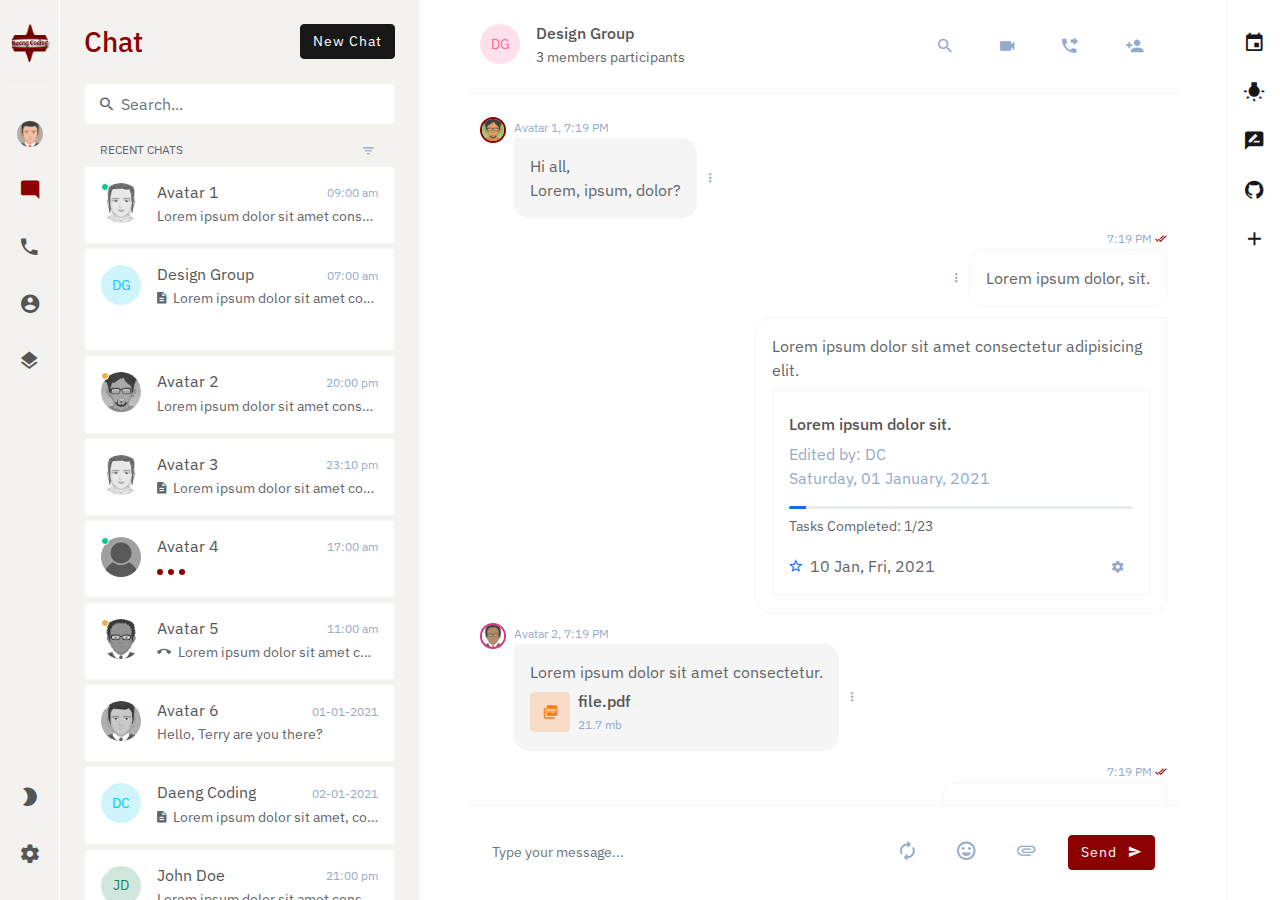
<file: pages/group-chat.html>
<!DOCTYPE html>
<html lang="en">
<meta charset="utf-8">
<meta http-equiv="X-UA-Compatible" content="IE=Edge">
<meta name="viewport" content="width=device-width, initial-scale=1, shrink-to-fit=no">
<meta name="description" content="Responsive Bootstrap 4 and web Application ui kit.">
<title>Group Chat</title>
<link rel="stylesheet" href="../assets/fonts/material-design-iconic-font.min.css">
<link rel="stylesheet" href="../assets/vendor/bootstrap-datepicker.min.css">

<link rel="stylesheet" href="../assets/css/style.min.css">

<body>
	<div id="layout" class="theme-cyan">

		<div class="navigation navbar justify-content-center py-xl-4 py-md-3 py-0 px-3">

			<a href="../index.html" class="brand">
				<img src="../assets/img/logo2.png" alt="" style="width: 50px;">
			</a>

			<div class="nav flex-md-column nav-pills flex-grow-1" role="tablist" aria-orientation="vertical">
				<a class="mb-xl-3 mb-md-2 nav-link" data-toggle="pill" href="#nav-tab-user" role="tab">
					<img src="../assets/img/avatar5.png" class="avatar sm rounded-circle" alt="user avatar" />
				</a>
				<a class="mb-xl-3 mb-md-2 nav-link active" data-toggle="pill" href="#nav-tab-chat" role="tab"><i
						class="zmdi zmdi-comment-alt"></i></a>
				<a class="mb-xl-3 mb-md-2 nav-link" data-toggle="pill" href="#nav-tab-phone" role="tab"><i
						class="zmdi zmdi-phone"></i></a>
				<a class="mb-xl-3 mb-md-2 nav-link" data-toggle="pill" href="#nav-tab-contact" role="tab"><i
						class="zmdi zmdi-account-circle"></i></a>
				<a class="mb-xl-3 mb-md-2 nav-link d-none d-sm-block flex-grow-1" data-toggle="pill"
					href="#nav-tab-pages" role="tab"><i class="zmdi zmdi-layers"></i></a>
				<a class="mt-xl-3 mt-md-2 nav-link light-dark-toggle" href="javascript:void(0);">
					<i class="zmdi zmdi-brightness-2"></i>
					<input class="light-dark-btn" type="checkbox">
				</a>
				<a class="mt-xl-3 mt-md-2 nav-link d-none d-sm-block" href="../pages/settings.html" role="tab"><i
						class="zmdi zmdi-settings"></i></a>
			</div>

			<button type="submit" class="btn sidebar-toggle-btn shadow-sm"><i class="zmdi zmdi-menu"></i></button>
		</div>


		<div class="sidebar border-end py-xl-4 py-3 px-xl-4 px-3">
			<div class="tab-content">

				<div class="tab-pane fade" id="nav-tab-user" role="tabpanel">

					<div class="d-flex justify-content-between align-items-center mb-4">
						<h3 class="mb-0 text-primary">Profile</h3>
						<div>
							<a href="../pages/login.html" title="" class="btn btn-dark">Sign Out</a>
						</div>
					</div>

					<div class="form-group input-group-lg search mb-3">
						<i class="zmdi zmdi-search"></i>
						<input type="text" class="form-control" placeholder="Search...">
					</div>

					<div class="card border-0 text-center pt-3 mb-4">
						<div class="card-body">
							<div class="card-user-avatar">
								<img src="../assets/img/avatar5.png" alt="avatar" style="width: 150px" />
								<button type="button" class="btn btn-secondary btn-sm"><i
										class="zmdi zmdi-edit"></i></button>
							</div>
							<div class="card-user-detail mt-4">
								<h5>Your Name</h5>
								<span class="text-muted"><a href="">info@domain.com</a></span>
								<p>+628xxxxxxx - Makassar (IDN)</p>
								<div class="social">
									<a class="icon p-2" href="#" data-toggle="tooltip" title="Facebook"><i
											class="zmdi zmdi-facebook-box"></i></a>
									<a class="icon p-2" href="#" data-toggle="tooltip" title="Youtube"><i
											class="zmdi zmdi-youtube-play"></i></a>
									<a class="icon p-2" href="#" data-toggle="tooltip" title="Twitter"><i
											class="zmdi zmdi-twitter"></i></a>
									<a class="icon p-2" href="#" data-toggle="tooltip" title="Instagram"><i
											class="zmdi zmdi-instagram"></i></a>
								</div>
							</div>
						</div>
					</div>

					<div class="card border-0">
						<ul class="list-group custom list-group-flush">

							<li class="list-group-item d-flex justify-content-between align-items-center">
								<span>Color scheme</span>
								<ul class="choose-skin list-unstyled mb-0">
									<li data-theme="indigo" data-toggle="tooltip" title="Theme-Indigo">
										<div class="indigo"></div>
									</li>
									<li class="active" data-theme="cyan" data-toggle="tooltip" title="Theme-Darkred">
										<div class="cyan"></div>
									</li>
									<li data-theme="green" data-toggle="tooltip" title="Theme-Green">
										<div class="green"></div>
									</li>
									<li data-theme="blush" data-toggle="tooltip" title="Theme-Blush">
										<div class="blush"></div>
									</li>
									<li data-theme="dark" data-toggle="tooltip" title="Theme-Dark">
										<div class="dark"></div>
									</li>
								</ul>
							</li>
							<li class="list-group-item d-flex justify-content-between align-items-center">
								<span>Facebook notifications</span>
								<label class="c_checkbox">
									<input type="checkbox" checked="">
									<span class="checkmark"></span>
								</label>
							</li>
							<li class="list-group-item d-flex justify-content-between align-items-center">
								<span>Youtube notifications</span>
								<label class="c_checkbox">
									<input type="checkbox">
									<span class="checkmark"></span>
								</label>
							</li>
							<li class="list-group-item d-flex justify-content-between align-items-center">
								<span>Twitter notifications</span>
								<label class="c_checkbox">
									<input type="checkbox">
									<span class="checkmark"></span>
								</label>
							</li>
							<li class="list-group-item d-flex justify-content-between align-items-center">
								<span>Instagram notifications</span>
								<label class="c_checkbox">
									<input type="checkbox">
									<span class="checkmark"></span>
								</label>
							</li>
					</div>
				</div>

				<div class="tab-pane fade show active" id="nav-tab-chat" role="tabpanel">

					<div class="d-flex justify-content-between align-items-center mb-4">
						<h3 class="mb-0 text-primary">Chat</h3>
						<div>
							<button class="btn btn-dark" type="button">New Chat</button>
						</div>
					</div>

					<div class="form-group input-group-lg search mb-3">
						<i class="zmdi zmdi-search"></i>
						<input type="text" class="form-control" placeholder="Search...">
					</div>

					<ul class="chat-list">
						<li class="header d-flex justify-content-between ps-3 pe-3 mb-1">
							<span>RECENT CHATS</span>
							<div class="dropdown">
								<a class="btn btn-link px-1 py-0 border-0 text-muted dropdown-toggle" href="#"
									role="button" data-toggle="dropdown" aria-haspopup="true" aria-expanded="false"><i
										class="zmdi zmdi-filter-list"></i></a>
								<div class="dropdown-menu dropdown-menu-right">
									<a class="dropdown-item" href="#">Action</a>
									<a class="dropdown-item" href="#">Another action</a>
									<a class="dropdown-item" href="#">Something else here</a>
								</div>
							</div>
						</li>
						<li class="online">
							<div class="hover_action">
								<button type="button" class="btn btn-link text-info"><i
										class="zmdi zmdi-eye"></i></button>
								<button type="button" class="btn btn-link text-warning"><i
										class="zmdi zmdi-star"></i></button>
								<button type="button" class="btn btn-link text-danger"><i
										class="zmdi zmdi-delete"></i></button>
							</div>
							<a href="../pages/single-chat.html" class="card">
								<div class="card-body">
									<div class="media">
										<div class="avatar me-3">
											<span class="status rounded-circle"></span>
											<img class="avatar rounded-circle" src="../assets/img/avatar2.png"
												alt="avatar">
										</div>
										<div class="media-body overflow-hidden">
											<div class="d-flex align-items-center mb-1">
												<h6 class="text-truncate mb-0 me-auto">Avatar 1</h6>
												<p class="small text-muted text-nowrap ms-4 mb-0">09:00 am</p>
											</div>
											<div class="text-truncate">Lorem ipsum dolor sit amet consectetur
												adipisicing elit...</div>
										</div>
									</div>
								</div>
							</a>
						</li>
						<li>
							<div class="hover_action">
								<button type="button" class="btn btn-link text-info"><i
										class="zmdi zmdi-eye"></i></button>
								<button type="button" class="btn btn-link text-warning"><i
										class="zmdi zmdi-star"></i></button>
								<button type="button" class="btn btn-link text-danger"><i
										class="zmdi zmdi-delete"></i></button>
							</div>
							<a href="../pages/group-chat.html" class="card">
								<div class="card-body">
									<div class="media">
										<div class="avatar me-3">
											<span class="status rounded-circle"></span>
											<div class="avatar rounded-circle no-image cyan">
												<span>DG</span>
											</div>
										</div>
										<div class="media-body overflow-hidden">
											<div class="d-flex align-items-center mb-1">
												<h6 class="text-truncate mb-0 me-auto">Design Group</h6>
												<p class="small text-muted text-nowrap ms-4 mb-0">07:00 am</p>
											</div>
											<div class="text-truncate">
												<i class="zmdi zmdi-file-text me-1"></i> Lorem ipsum dolor sit amet
												consectetur, adipisicing....
												<div class="avatar-list avatar-list-stacked mt-1">
													<img class="avatar xs rounded" src="../assets/img/avatar4.png"
														data-toggle="tooltip" data-placement="top" title="Jojo">
													<img class="avatar xs rounded" src="../assets/img/avatar3.png"
														data-toggle="tooltip" data-placement="top" title="Jeje">
													<img class="avatar xs rounded" src="../assets/img/avatar5.png"
														data-toggle="tooltip" data-placement="top" title="Jaja">
													<img class="avatar xs rounded" src="../assets/img/avatar1.jpg"
														data-toggle="tooltip" data-placement="top" title="Jiji">
												</div>
											</div>
										</div>
									</div>
								</div>
							</a>
						</li>
						<li class="away">
							<div class="hover_action">
								<button type="button" class="btn btn-link text-info"><i
										class="zmdi zmdi-eye"></i></button>
								<button type="button" class="btn btn-link text-warning"><i
										class="zmdi zmdi-star"></i></button>
								<button type="button" class="btn btn-link text-danger"><i
										class="zmdi zmdi-delete"></i></button>
							</div>
							<a href="#" class="card">
								<div class="card-body">
									<div class="media">
										<div class="avatar me-3">
											<span class="status rounded-circle"></span>
											<img class="avatar rounded-circle" src="../assets/img/avatar4.png"
												alt="avatar">
										</div>
										<div class="media-body overflow-hidden">
											<div class="d-flex align-items-center mb-1">
												<h6 class="text-truncate mb-0 me-auto">Avatar 2</h6>
												<p class="small text-muted text-nowrap ms-4 mb-0">20:00 pm</p>
											</div>
											<div class="text-truncate">
												Lorem ipsum dolor sit amet consectetur.
											</div>
										</div>
									</div>
								</div>
							</a>
						</li>
						<li>
							<div class="hover_action">
								<button type="button" class="btn btn-link text-info"><i
										class="zmdi zmdi-eye"></i></button>
								<button type="button" class="btn btn-link text-warning"><i
										class="zmdi zmdi-star"></i></button>
								<button type="button" class="btn btn-link text-danger"><i
										class="zmdi zmdi-delete"></i></button>
							</div>
							<a href="#" class="card">
								<div class="card-body">
									<div class="media">
										<div class="avatar me-3">
											<span class="status rounded-circle"></span>
											<img class="avatar rounded-circle" src="../assets/img/avatar2.png"
												alt="avatar">
										</div>
										<div class="media-body overflow-hidden">
											<div class="d-flex align-items-center mb-1">
												<h6 class="text-truncate mb-0 me-auto">Avatar 3</h6>
												<p class="small text-muted text-nowrap ms-4 mb-0">23:10 pm</p>
											</div>
											<div class="text-truncate"><i class="zmdi zmdi-file-text me-1"></i> Lorem
												ipsum dolor sit amet consectetur adipisicing elit. Fuga....</div>
										</div>
									</div>
								</div>
							</a>
						</li>
						<li class="online">
							<div class="hover_action">
								<button type="button" class="btn btn-link text-info"><i
										class="zmdi zmdi-eye"></i></button>
								<button type="button" class="btn btn-link text-warning"><i
										class="zmdi zmdi-star"></i></button>
								<button type="button" class="btn btn-link text-danger"><i
										class="zmdi zmdi-delete"></i></button>
							</div>
							<a href="#" class="card">
								<div class="card-body">
									<div class="media">
										<div class="avatar me-3">
											<span class="status rounded-circle"></span>
											<img class="avatar rounded-circle" src="../assets/img/avatar1.jpg"
												alt="avatar">
										</div>
										<div class="media-body overflow-hidden">
											<div class="d-flex align-items-center mb-1">
												<h6 class="text-truncate mb-0 me-auto">Avatar 4</h6>
												<p class="small text-muted text-nowrap ms-4 mb-0">17:00 am</p>
											</div>
											<div class="text-truncate">
												<div class="wave">
													<span class="dot"></span>
													<span class="dot"></span>
													<span class="dot"></span>
												</div>
											</div>
										</div>
									</div>
								</div>
							</a>
						</li>
						<li class="away">
							<div class="hover_action">
								<button type="button" class="btn btn-link text-info"><i
										class="zmdi zmdi-eye"></i></button>
								<button type="button" class="btn btn-link text-warning"><i
										class="zmdi zmdi-star"></i></button>
								<button type="button" class="btn btn-link text-danger"><i
										class="zmdi zmdi-delete"></i></button>
							</div>
							<a href="#" class="card">
								<div class="card-body">
									<div class="media">
										<div class="avatar me-3">
											<span class="status rounded-circle"></span>
											<img class="avatar rounded-circle" src="../assets/img/avatar6.png"
												alt="avatar">
										</div>
										<div class="media-body overflow-hidden">
											<div class="d-flex align-items-center mb-1">
												<h6 class="text-truncate mb-0 me-auto">Avatar 5</h6>
												<p class="small text-muted text-nowrap ms-4 mb-0">11:00 am</p>
											</div>
											<div class="text-truncate"><i class="zmdi zmdi-phone-end me-1"></i> Lorem
												ipsum dolor sit amet consectetur, adipisicing elit.</div>
										</div>
									</div>
								</div>
							</a>
						</li>
						<li>
							<div class="hover_action">
								<button type="button" class="btn btn-link text-info"><i
										class="zmdi zmdi-eye"></i></button>
								<button type="button" class="btn btn-link text-warning"><i
										class="zmdi zmdi-star"></i></button>
								<button type="button" class="btn btn-link text-danger"><i
										class="zmdi zmdi-delete"></i></button>
							</div>
							<a href="#" class="card">
								<div class="card-body">
									<div class="media">
										<div class="avatar me-3">
											<span class="status rounded-circle"></span>
											<img class="avatar rounded-circle" src="../assets/img/avatar5.png"
												alt="avatar">
										</div>
										<div class="media-body overflow-hidden">
											<div class="d-flex align-items-center mb-1">
												<h6 class="text-truncate mb-0 me-auto">Avatar 6</h6>
												<p class="small text-muted text-nowrap ms-4 mb-0">01-01-2021</p>
											</div>
											<div class="text-truncate">Hello, Terry are you there?</div>
										</div>
									</div>
								</div>
							</a>
						</li>
						<li>
							<div class="hover_action">
								<button type="button" class="btn btn-link text-info"><i
										class="zmdi zmdi-eye"></i></button>
								<button type="button" class="btn btn-link text-warning"><i
										class="zmdi zmdi-star"></i></button>
								<button type="button" class="btn btn-link text-danger"><i
										class="zmdi zmdi-delete"></i></button>
							</div>
							<a href="#" class="card">
								<div class="card-body">
									<div class="media">
										<div class="avatar me-3">
											<span class="status rounded-circle"></span>
											<div class="avatar rounded-circle no-image cyan">
												<span>DC</span>
											</div>
										</div>
										<div class="media-body overflow-hidden">
											<div class="d-flex align-items-center mb-1">
												<h6 class="text-truncate mb-0 me-auto">Daeng Coding</h6>
												<p class="small text-muted text-nowrap ms-4 mb-0">02-01-2021</p>
											</div>
											<div class="text-truncate">
												<i class="zmdi zmdi-file-text me-1"></i> Lorem ipsum dolor sit amet,
												consectetur...
											</div>
										</div>
									</div>
								</div>
							</a>
						</li>
						<li>
							<div class="hover_action">
								<button type="button" class="btn btn-link text-info"><i
										class="zmdi zmdi-eye"></i></button>
								<button type="button" class="btn btn-link text-warning"><i
										class="zmdi zmdi-star"></i></button>
								<button type="button" class="btn btn-link text-danger"><i
										class="zmdi zmdi-delete"></i></button>
							</div>
							<a href="#" class="card">
								<div class="card-body">
									<div class="media">
										<div class="avatar me-3">
											<span class="status rounded-circle"></span>
											<div class="avatar rounded-circle no-image green">
												<span>JD</span>
											</div>
										</div>
										<div class="media-body overflow-hidden">
											<div class="d-flex align-items-center mb-1">
												<h6 class="text-truncate mb-0 me-auto">John Doe</h6>
												<p class="small text-muted text-nowrap ms-4 mb-0">21:00 pm</p>
											</div>
											<div class="text-truncate">
												Lorem ipsum dolor sit amet consectetur....
												<div class="avatar-list avatar-list-stacked mt-1">
													<img class="avatar xs rounded" src="../assets/img/avatar1.jpg"
														data-toggle="tooltip" data-placement="top" title="Jojo">
													<img class="avatar xs rounded" src="../assets/img/avatar2.png"
														data-toggle="tooltip" data-placement="top" title="Jeje">
												</div>
											</div>
										</div>
									</div>
								</div>
							</a>
						</li>
						<li>
							<div class="hover_action">
								<button type="button" class="btn btn-link text-info"><i
										class="zmdi zmdi-eye"></i></button>
								<button type="button" class="btn btn-link text-warning"><i
										class="zmdi zmdi-star"></i></button>
								<button type="button" class="btn btn-link text-danger"><i
										class="zmdi zmdi-delete"></i></button>
							</div>
							<a href="#" class="card">
								<div class="card-body">
									<div class="media">
										<div class="avatar me-3">
											<span class="status rounded-circle"></span>
											<img class="avatar rounded-circle" src="../assets/img/avatar3.png"
												alt="avatar">
										</div>
										<div class="media-body overflow-hidden">
											<div class="d-flex align-items-center mb-1">
												<h6 class="text-truncate mb-0 me-auto">Avatar 7</h6>
												<p class="small text-muted text-nowrap ms-4 mb-0">03-01-2121</p>
											</div>
											<div class="text-truncate">Hello, Lorem ipsum dolor sit amet.</div>
										</div>
									</div>
								</div>
							</a>
						</li>
						<li>
							<div class="hover_action">
								<button type="button" class="btn btn-link text-info"><i
										class="zmdi zmdi-eye"></i></button>
								<button type="button" class="btn btn-link text-warning"><i
										class="zmdi zmdi-star"></i></button>
								<button type="button" class="btn btn-link text-danger"><i
										class="zmdi zmdi-delete"></i></button>
							</div>
							<a href="#" class="card">
								<div class="card-body">
									<div class="media">
										<div class="avatar me-3">
											<span class="status rounded-circle"></span>
											<div class="avatar rounded-circle no-image red">
												<span>YC</span>
											</div>
										</div>
										<div class="media-body overflow-hidden">
											<div class="d-flex align-items-center mb-1">
												<h6 class="text-truncate mb-0 me-auto">Youtube Creator</h6>
												<p class="small text-muted text-nowrap ms-4 mb-0">04-01-2021</p>
											</div>
											<div class="text-truncate">
												<i class="zmdi zmdi-file-text me-1"></i> Lorem ipsum dolor sit amet
												consectetur...
											</div>
										</div>
									</div>
								</div>
							</a>
						</li>
					</ul>
				</div>

				<div class="tab-pane fade" id="nav-tab-phone" role="tabpanel">

					<div class="d-flex justify-content-between align-items-center mb-4">
						<h3 class="mb-0 text-primary">Call</h3>
						<div>
							<button class="btn btn-dark" type="button">New Call</button>
						</div>
					</div>

					<div class="form-group input-group-lg search mb-3">
						<i class="zmdi zmdi-search"></i>
						<input type="text" class="form-control" placeholder="Search...">
					</div>

					<ul class="chat-list">
						<li class="header d-flex justify-content-between ps-3 pe-3 mb-1">
							<span>RECENT CALL</span>
							<div class="dropdown">
								<a class="btn btn-link px-1 py-0 border-0 text-muted dropdown-toggle" href="#"
									role="button" data-toggle="dropdown" aria-haspopup="true" aria-expanded="false"></a>
								<div class="dropdown-menu dropdown-menu-right">
									<a class="dropdown-item" href="#">Action</a>
									<a class="dropdown-item" href="#">Another action</a>
									<a class="dropdown-item" href="#">Something else here</a>
								</div>
							</div>
						</li>
						<li>
							<div class="hover_action">
								<button type="button" class="btn btn-link text-info"><i
										class="zmdi zmdi-eye"></i></button>
								<button type="button" class="btn btn-link text-warning"><i
										class="zmdi zmdi-star"></i></button>
								<button type="button" class="btn btn-link text-danger"><i
										class="zmdi zmdi-delete"></i></button>
							</div>
							<a href="#" class="card">
								<div class="card-body">
									<div class="media">
										<div class="avatar me-3">
											<img class="avatar rounded-circle" src="../assets/img/avatar1.jpg"
												alt="avatar">
										</div>
										<div class="media-body overflow-hidden">
											<div class="d-flex align-items-center mb-1">
												<h6 class="text-truncate mb-0 me-auto">Avatar 1</h6>
											</div>
											<div class="text-truncate">
												<i class="zmdi zmdi-phone-missed me-1"></i> Yesterday at 07:00 AM
											</div>
										</div>
									</div>
								</div>
							</a>
						</li>
						<li>
							<div class="hover_action">
								<button type="button" class="btn btn-link text-info"><i
										class="zmdi zmdi-eye"></i></button>
								<button type="button" class="btn btn-link text-warning"><i
										class="zmdi zmdi-star"></i></button>
								<button type="button" class="btn btn-link text-danger"><i
										class="zmdi zmdi-delete"></i></button>
							</div>
							<a href="#" class="card">
								<div class="card-body">
									<div class="media">
										<div class="avatar me-3">
											<img class="avatar rounded-circle" src="../assets/img/avatar2.png"
												alt="avatar">
										</div>
										<div class="media-body overflow-hidden">
											<div class="d-flex align-items-center mb-1">
												<h6 class="text-truncate mb-0 me-auto">Avatar 2</h6>
											</div>
											<div class="text-truncate">
												<i class="zmdi zmdi-phone-missed me-1"></i> Yesterday at 09:00 AM
											</div>
										</div>
									</div>
								</div>
							</a>
						</li>
						<li>
							<div class="hover_action">
								<button type="button" class="btn btn-link text-info"><i
										class="zmdi zmdi-eye"></i></button>
								<button type="button" class="btn btn-link text-warning"><i
										class="zmdi zmdi-star"></i></button>
								<button type="button" class="btn btn-link text-danger"><i
										class="zmdi zmdi-delete"></i></button>
							</div>
							<a href="#" class="card">
								<div class="card-body">
									<div class="media">
										<div class="avatar me-3">
											<img class="avatar rounded-circle" src="../assets/img/avatar3.png"
												alt="avatar">
										</div>
										<div class="media-body overflow-hidden">
											<div class="d-flex align-items-center mb-1">
												<h6 class="text-truncate mb-0 me-auto">Avatar 3</h6>
											</div>
											<div class="text-truncate">
												<i class="zmdi zmdi-phone-missed me-1"></i> Yesterday at 11:21 AM
											</div>
										</div>
									</div>
								</div>
							</a>
						</li>
						<li>
							<div class="hover_action">
								<button type="button" class="btn btn-link text-info"><i
										class="zmdi zmdi-eye"></i></button>
								<button type="button" class="btn btn-link text-warning"><i
										class="zmdi zmdi-star"></i></button>
								<button type="button" class="btn btn-link text-danger"><i
										class="zmdi zmdi-delete"></i></button>
							</div>
							<a href="#" class="card">
								<div class="card-body">
									<div class="media">
										<div class="avatar me-3">
											<img class="avatar rounded-circle" src="../assets/img/avatar4.png"
												alt="avatar">
										</div>
										<div class="media-body overflow-hidden">
											<div class="d-flex align-items-center mb-1">
												<h6 class="text-truncate mb-0 me-auto">Avatar 4</h6>
											</div>
											<div class="text-truncate">
												<i class="zmdi zmdi-phone-forwarded me-1"></i> Yesterday at 21:00 PM
											</div>
										</div>
									</div>
								</div>
							</a>
						</li>
						<li>
							<div class="hover_action">
								<button type="button" class="btn btn-link text-info"><i
										class="zmdi zmdi-eye"></i></button>
								<button type="button" class="btn btn-link text-warning"><i
										class="zmdi zmdi-star"></i></button>
								<button type="button" class="btn btn-link text-danger"><i
										class="zmdi zmdi-delete"></i></button>
							</div>
							<a href="#" class="card">
								<div class="card-body">
									<div class="media">
										<div class="avatar me-3">
											<img class="avatar rounded-circle" src="../assets/img/avatar5.png"
												alt="avatar">
										</div>
										<div class="media-body overflow-hidden">
											<div class="d-flex align-items-center mb-1">
												<h6 class="text-truncate mb-0 me-auto">Avatar 5</h6>
											</div>
											<div class="text-truncate">
												<i class="zmdi zmdi-phone-missed me-1"></i> Yesterday at 00:08 AM
											</div>
										</div>
									</div>
								</div>
							</a>
						</li>
						<li>
							<div class="hover_action">
								<button type="button" class="btn btn-link text-info"><i
										class="zmdi zmdi-eye"></i></button>
								<button type="button" class="btn btn-link text-warning"><i
										class="zmdi zmdi-star"></i></button>
								<button type="button" class="btn btn-link text-danger"><i
										class="zmdi zmdi-delete"></i></button>
							</div>
							<a href="#" class="card">
								<div class="card-body">
									<div class="media">
										<div class="avatar me-3">
											<img class="avatar rounded-circle" src="../assets/img/avatar6.png"
												alt="avatar">
										</div>
										<div class="media-body overflow-hidden">
											<div class="d-flex align-items-center mb-1">
												<h6 class="text-truncate mb-0 me-auto">Avatar 6</h6>
											</div>
											<div class="text-truncate">
												<i class="zmdi zmdi-phone-forwarded me-1"></i> Yesterday at 16:00 AM
											</div>
										</div>
									</div>
								</div>
							</a>
						</li>
					</ul>
				</div>

				<div class="tab-pane fade" id="nav-tab-contact" role="tabpanel">

					<div class="d-flex justify-content-between align-items-center mb-4">
						<h3 class="mb-0 text-primary">Contact</h3>
						<div>
							<button class="btn btn-dark" type="button" data-toggle="modal"
								data-target="#InviteFriends">Invite Friends</button>
						</div>
					</div>

					<div class="form-group input-group-lg search mb-3">
						<i class="zmdi zmdi-search"></i>
						<input type="text" class="form-control" placeholder="Search...">
					</div>

					<ul class="chat-list">
						<li class="header d-flex justify-content-between ps-3 pe-3 mb-1">
							<span>A</span>
							<div class="dropdown">
								<a class="btn btn-link px-1 py-0 border-0 text-muted dropdown-toggle" href="#"
									role="button" data-toggle="dropdown" aria-haspopup="true" aria-expanded="false"></a>
								<div class="dropdown-menu dropdown-menu-right">
									<a class="dropdown-item" href="#">Action</a>
									<a class="dropdown-item" href="#">Another action</a>
									<a class="dropdown-item" href="#">Something else here</a>
								</div>
							</div>
						</li>
						<li>
							<div class="hover_action">
								<button type="button" class="btn btn-link text-info"><i
										class="zmdi zmdi-eye"></i></button>
								<button type="button" class="btn btn-link text-warning"><i
										class="zmdi zmdi-star"></i></button>
								<button type="button" class="btn btn-link text-danger"><i
										class="zmdi zmdi-delete"></i></button>
							</div>
							<a href="#" class="card">
								<div class="card-body">
									<div class="media">
										<div class="avatar me-3">
											<img class="avatar rounded-circle" src="../assets/img/avatar1.jpg"
												alt="avatar">
										</div>
										<div class="media-body overflow-hidden">
											<div class="d-flex align-items-center mb-1">
												<h6 class="text-truncate mb-0 me-auto">Avatar 1</h6>
											</div>
											<div class="text-truncate">
												last seen 1 day ago
											</div>
										</div>
									</div>
								</div>
							</a>
						</li>
						<li>
							<div class="hover_action">
								<button type="button" class="btn btn-link text-info"><i
										class="zmdi zmdi-eye"></i></button>
								<button type="button" class="btn btn-link text-warning"><i
										class="zmdi zmdi-star"></i></button>
								<button type="button" class="btn btn-link text-danger"><i
										class="zmdi zmdi-delete"></i></button>
							</div>
							<a href="#" class="card">
								<div class="card-body">
									<div class="media">
										<div class="avatar me-3">
											<img class="avatar rounded-circle" src="../assets/img/avatar2.png"
												alt="avatar">
										</div>
										<div class="media-body overflow-hidden">
											<div class="d-flex align-items-center mb-1">
												<h6 class="text-truncate mb-0 me-auto">Avatar 2</h6>
											</div>
											<div class="text-truncate">
												last seen 2 day ago
											</div>
										</div>
									</div>
								</div>
							</a>
						</li>
						<li class="header d-flex justify-content-between ps-3 pe-3 mb-1">
							<span>C</span>
						</li>
						<li>
							<div class="hover_action">
								<button type="button" class="btn btn-link text-info"><i
										class="zmdi zmdi-eye"></i></button>
								<button type="button" class="btn btn-link text-warning"><i
										class="zmdi zmdi-star"></i></button>
								<button type="button" class="btn btn-link text-danger"><i
										class="zmdi zmdi-delete"></i></button>
							</div>
							<a href="#" class="card">
								<div class="card-body">
									<div class="media">
										<div class="avatar me-3">
											<img class="avatar rounded-circle" src="../assets/img/avatar3.png"
												alt="avatar">
										</div>
										<div class="media-body overflow-hidden">
											<div class="d-flex align-items-center mb-1">
												<h6 class="text-truncate mb-0 me-auto">Avatar 3</h6>
											</div>
											<div class="text-truncate">
												last seen 3 day ago
											</div>
										</div>
									</div>
								</div>
							</a>
						</li>
						<li>
							<div class="hover_action">
								<button type="button" class="btn btn-link text-info"><i
										class="zmdi zmdi-eye"></i></button>
								<button type="button" class="btn btn-link text-warning"><i
										class="zmdi zmdi-star"></i></button>
								<button type="button" class="btn btn-link text-danger"><i
										class="zmdi zmdi-delete"></i></button>
							</div>
							<a href="#" class="card">
								<div class="card-body">
									<div class="media">
										<div class="avatar me-3">
											<img class="avatar rounded-circle" src="../assets/img/avatar4.png"
												alt="avatar">
										</div>
										<div class="media-body overflow-hidden">
											<div class="d-flex align-items-center mb-1">
												<h6 class="text-truncate mb-0 me-auto">Avatar 4</h6>
											</div>
											<div class="text-truncate">
												last seen 1 day ago
											</div>
										</div>
									</div>
								</div>
							</a>
						</li>
						<li>
							<div class="hover_action">
								<button type="button" class="btn btn-link text-info"><i
										class="zmdi zmdi-eye"></i></button>
								<button type="button" class="btn btn-link text-warning"><i
										class="zmdi zmdi-star"></i></button>
								<button type="button" class="btn btn-link text-danger"><i
										class="zmdi zmdi-delete"></i></button>
							</div>
							<a href="#" class="card">
								<div class="card-body">
									<div class="media">
										<div class="avatar me-3">
											<img class="avatar rounded-circle" src="../assets/img/avatar5.png"
												alt="avatar">
										</div>
										<div class="media-body overflow-hidden">
											<div class="d-flex align-items-center mb-1">
												<h6 class="text-truncate mb-0 me-auto">Avatar 5</h6>
											</div>
											<div class="text-truncate">
												last seen 1 day ago
											</div>
										</div>
									</div>
								</div>
							</a>
						</li>
						<li class="header d-flex justify-content-between ps-3 pe-3 mb-1">
							<span>D</span>
						</li>
						<li>
							<div class="hover_action">
								<button type="button" class="btn btn-link text-info"><i
										class="zmdi zmdi-eye"></i></button>
								<button type="button" class="btn btn-link text-warning"><i
										class="zmdi zmdi-star"></i></button>
								<button type="button" class="btn btn-link text-danger"><i
										class="zmdi zmdi-delete"></i></button>
							</div>
							<a href="#" class="card">
								<div class="card-body">
									<div class="media">
										<div class="avatar me-3">
											<img class="avatar rounded-circle" src="../assets/img/avatar6.png"
												alt="avatar">
										</div>
										<div class="media-body overflow-hidden">
											<div class="d-flex align-items-center mb-1">
												<h6 class="text-truncate mb-0 me-auto">Avatar 6</h6>
											</div>
											<div class="text-truncate">
												last seen 1 day ago
											</div>
										</div>
									</div>
								</div>
							</a>
						</li>
						<li class="header d-flex justify-content-between ps-3 pe-3 mb-1">
							<span>M</span>
						</li>
						<li>
							<div class="hover_action">
								<button type="button" class="btn btn-link text-info"><i
										class="zmdi zmdi-eye"></i></button>
								<button type="button" class="btn btn-link text-warning"><i
										class="zmdi zmdi-star"></i></button>
								<button type="button" class="btn btn-link text-danger"><i
										class="zmdi zmdi-delete"></i></button>
							</div>
							<a href="#" class="card">
								<div class="card-body">
									<div class="media">
										<div class="avatar me-3">
											<img class="avatar rounded-circle" src="../assets/img/avatar1.jpg"
												alt="avatar">
										</div>
										<div class="media-body overflow-hidden">
											<div class="d-flex align-items-center mb-1">
												<h6 class="text-truncate mb-0 me-auto">Avatar 7</h6>
											</div>
											<div class="text-truncate">
												last seen 1 day ago
											</div>
										</div>
									</div>
								</div>
							</a>
						</li>
						<li>
							<div class="hover_action">
								<button type="button" class="btn btn-link text-info"><i
										class="zmdi zmdi-eye"></i></button>
								<button type="button" class="btn btn-link text-warning"><i
										class="zmdi zmdi-star"></i></button>
								<button type="button" class="btn btn-link text-danger"><i
										class="zmdi zmdi-delete"></i></button>
							</div>
							<a href="#" class="card">
								<div class="card-body">
									<div class="media">
										<div class="avatar me-3">
											<img class="avatar rounded-circle" src="../assets/img/avatar2.png"
												alt="avatar">
										</div>
										<div class="media-body overflow-hidden">
											<div class="d-flex align-items-center mb-1">
												<h6 class="text-truncate mb-0 me-auto">Avatar 8</h6>
											</div>
											<div class="text-truncate">
												last seen 1 day ago
											</div>
										</div>
									</div>
								</div>
							</a>
						</li>
						<li class="header d-flex justify-content-between ps-3 pe-3 mb-1">
							<span>T</span>
						</li>
						<li>
							<div class="hover_action">
								<button type="button" class="btn btn-link text-info"><i
										class="zmdi zmdi-eye"></i></button>
								<button type="button" class="btn btn-link text-warning"><i
										class="zmdi zmdi-star"></i></button>
								<button type="button" class="btn btn-link text-danger"><i
										class="zmdi zmdi-delete"></i></button>
							</div>
							<a href="#" class="card">
								<div class="card-body">
									<div class="media">
										<div class="avatar me-3">
											<img class="avatar rounded-circle" src="../assets/img/avatar3.png"
												alt="avatar">
										</div>
										<div class="media-body overflow-hidden">
											<div class="d-flex align-items-center mb-1">
												<h6 class="text-truncate mb-0 me-auto">Avatar 9</h6>
											</div>
											<div class="text-truncate">
												last seen 1 day ago
											</div>
										</div>
									</div>
								</div>
							</a>
						</li>
					</ul>
				</div>

				<div class="tab-pane fade" id="nav-tab-pages" role="tabpanel">

					<div class="d-flex justify-content-between align-items-center mb-4">
						<h3 class="mb-0 text-primary">Pages</h3>
					</div>

					<div class="card border-0">
						<ul class="list-group list-group-flush">
							<li class="list-group-item border-0 mt-3">
								<a class="link" href="../pages/login.html"><i class="zmdi zmdi-label-alt me-2"></i>
									Login</a>
							</li>
							<li class="list-group-item border-0">
								<a class="link" href="../pages/register.html"><i class="zmdi zmdi-label-alt me-2"></i>
									Registration</a>
							</li>
							<li class="list-group-item border-0">
								<a class="link" href="../pages/password-reset.html"><i
										class="zmdi zmdi-label-alt me-2"></i> Reset Password</a>
							</li>
							<li class="list-group-item border-0">
								<a class="link" href="../pages/settings.html"><i class="zmdi zmdi-label-alt me-2"></i>
									Settings</a>
							</li>
							<li class="list-group-item border-0">
								<a class="link" href="../pages/single-chat.html"><i
										class="zmdi zmdi-label-alt me-2"></i> Single Chat Room</a>
							</li>
							<li class="list-group-item border-0">
								<a class="link" href="../pages/group-chat.html"><i class="zmdi zmdi-label-alt me-2"></i>
									Group Chat Room</a>
							</li>
							<li class="list-group-item border-0">
								<a class="link" href="../pages/audio-call.html"><i class="zmdi zmdi-label-alt me-2"></i>
									Audio Call Room</a>
							</li>
							<li class="list-group-item border-0">
								<a class="link" href="../pages/video-call.html"><i class="zmdi zmdi-label-alt me-2"></i>
									Video Call Room</a>
							</li>
						</ul>
					</div>
				</div>
			</div>
		</div>


		<div class="rightbar d-none d-md-block">


			<div class="nav flex-column nav-pills border-start py-xl-4 py-3 h-100">
				<a class="nav-link mb-2 text-center rightbar-link" data-toggle="pill" href="#tab-calendar"><i
						class="zmdi zmdi-calendar"></i></a>
				<a class="nav-link mb-2 text-center rightbar-link" data-toggle="pill" href="#tab-note"><i
						class="zmdi zmdi-lamp"></i></a>
				<a class="nav-link mb-2 text-center rightbar-link" data-toggle="pill" href="#tab-task"><i
						class="zmdi zmdi-comment-edit"></i></a>
				<a class="nav-link mb-2 text-center rightbar-link" data-toggle="pill" href="#tab-github"><i
						class="zmdi zmdi-github"></i></a>
				<a class="nav-link mb-2 text-center" href="#"><i class="zmdi zmdi-plus"></i></a>
			</div>
			<div class="tab-content py-xl-4 py-3 px-xl-4 px-3">

				<div class="tab-pane fade" id="tab-calendar" role="tabpanel">
					<div class="header border-bottom pb-4 d-flex justify-content-between">
						<div>
							<h6 class="mb-0 font-weight-bold">Calendar</h6>
						</div>
						<div>
							<button class="btn btn-link close-sidebar text-muted" type="button"><i
									class="zmdi zmdi-close"></i></button>
						</div>
					</div>
					<div class="body mt-4">
						<div id="mini-calendar"></div>
					</div>
				</div>

				<div class="tab-pane fade" id="tab-note" role="tabpanel">
					<div class="header border-bottom pb-4 d-flex justify-content-between">
						<div>
							<h6 class="mb-0 font-weight-bold">My Notes</h6>
						</div>
						<div>
							<button class="btn btn-link close-sidebar text-muted" type="button"><i
									class="zmdi zmdi-close"></i></button>
						</div>
					</div>
					<div class="body mt-4">
						<div class="add-note">
							<form>
								<div class="input-group mb-2">
									<textarea rows="3" class="form-control"
										placeholder="Enter a note here.."></textarea>
								</div>
								<button type="submit" class="btn btn-primary addnote">Add</button>
							</form>
							<ul class="list-unstyled mt-4">
								<li class="card border-0 mb-2">
									<span>Lorem ipsum dolor sit amet consectetur adipisicing elit. Ullam non assumenda
										voluptate.</span>
									<button class="btn btn-sm btn-link"><i
											class="zmdi zmdi-delete text-danger"></i></button>
								</li>
								<li class="card border-0 mb-2">
									<span>Lorem ipsum dolor sit amet consectetur, adipisicing elit.</span>
									<button class="btn btn-sm btn-link"><i
											class="zmdi zmdi-delete text-danger"></i></button>
								</li>
							</ul>
						</div>
					</div>
				</div>

				<div class="tab-pane fade" id="tab-task" role="tabpanel">
					<div class="header border-bottom pb-4 d-flex justify-content-between">
						<div>
							<h6 class="mb-0 font-weight-bold">My Task List</h6>
						</div>
						<div>
							<button class="btn btn-link close-sidebar text-muted" type="button"><i
									class="zmdi zmdi-close"></i></button>
						</div>
					</div>
					<div class="body mt-4">
						<div class="todo-list">
							<ul class="list-unstyled todo-list-items">
								<li>
									<label class="c_checkbox">
										<input type="checkbox">
										<span class="checkmark"></span>
										<span class="ms-2">Lorem ipsum dolor sit amet.</span>
									</label>
									<button class="btn btn-sm btn-link" type="submit"><i
											class="zmdi zmdi-delete"></i></button>
								</li>
								<li>
									<label class="c_checkbox">
										<input type="checkbox">
										<span class="checkmark"></span>
										<span class="ms-2">Lorem, ipsum dolor sit amet consectetur.</span>
									</label>
									<button class="btn btn-sm btn-link" type="submit"><i
											class="zmdi zmdi-delete"></i></button>
								</li>
								<li>
									<label class="c_checkbox">
										<input type="checkbox">
										<span class="checkmark"></span>
										<span class="ms-2">Lorem ipsum dolor, sit.</span>
									</label>
									<button class="btn btn-sm btn-link" type="submit"><i
											class="zmdi zmdi-delete"></i></button>
								</li>
								<li>
									<label class="c_checkbox">
										<input type="checkbox">
										<span class="checkmark"></span>
										<span class="ms-2">Lorem ipsum, dolor sit amet consectetur adipisicing
											elit.</span>
									</label>
									<button class="btn btn-sm btn-link" type="submit"><i
											class="zmdi zmdi-delete"></i></button>
								</li>
							</ul>
							<form class="add-items">
								<div class="input-group mb-2">
									<textarea rows="3" class="form-control"
										placeholder="What do you need to do today?"></textarea>
								</div>
								<button class="add btn btn-primary" type="submit">Add to List</button>
							</form>
						</div>
					</div>
				</div>

				<div class="tab-pane fade" id="tab-github" role="tabpanel">
					<div class="header border-bottom pb-4 d-flex justify-content-between">
						<div>
							<h6 class="mb-0 font-weight-bold">My Github Activity</h6>
							<span class="text-muted">daengcoding</span>
						</div>
						<div>
							<button class="btn btn-link close-sidebar text-muted" type="button"><i
									class="zmdi zmdi-close"></i></button>
						</div>
					</div>
					<div class="body mt-4">
						<div class="card mb-4">
							<div class="card-body">
								<div class="row align-items-center">
									<div class="col">
										<div class="d-flex align-items-center">
											<img src="../assets/img/avatar5.png" data-toggle="tooltip" title=""
												alt="Avatar" class="rounded-circle avatar"
												data-original-title="Avatar Name">
											<div class="ms-3">
												<a href="#" title="">Avatar 1</a>
												<p class="mb-0"><a href="#">info@domain.com</a></p>
											</div>
										</div>
									</div>

									<div class="col-auto">
										<div class="dropdown">
											<a href="#" class="btn btn-link btn-sm dropdown-toggle" role="button"
												data-toggle="dropdown" aria-haspopup="true" data-expanded="false">
												<i class="zmdi zmdi-more-vert zmdi-hc-lg"></i>
											</a>
											<div class="dropdown-menu dropdown-menu-right">
												<a href="#!" class="dropdown-item">Action</a>
												<a href="#!" class="dropdown-item">Another action</a>
												<a href="#!" class="dropdown-item">Something else here</a>
											</div>
										</div>
									</div>
								</div>
								<div class="form-group mt-3 mb-3">
									<textarea rows="3" class="form-control no-resize"
										placeholder="Please type what you want..."></textarea>
								</div>
								<div class="align-right">
									<button class="btn btn-primary">Push</button>
									<button class="btn btn-link"><i
											class="zmdi zmdi-attachment text-muted"></i></button>
									<button class="btn btn-link"><i class="zmdi zmdi-camera text-muted"></i></button>
									<button class="btn btn-link"><i class="zmdi zmdi-mood text-muted"></i></button>
								</div>
							</div>
						</div>
						<ol class="activity-feed p-0 ms-3 mb-0 pt-5">
							<li class="feed-item d-flex mb-3 pl-lg-4 ps-3" data-content="" data-time="1 day ago"
								data-color="yellow">
								<div class="card mb-3">
									<div class="card-body">
										<input type="checkbox" id="expand_1" name="expand_1">
										<label for="expand_1" class="mb-0">
											<b>Request</b> Lorem ipsum dolor sit.
										</label>
										<div class="feed-content">
											<p><b>comments</b> Lorem Ipsum is simply dummy text of the printing and
												typesetting industry.</p>
										</div>
									</div>
								</div>
							</li>
							<li class="feed-item d-flex mb-3 pl-lg-4 ps-3" data-content="" data-time="2 day ago"
								data-color="green">
								<div class="card mb-3">
									<div class="card-body">
										<input type="checkbox" id="expand_2" name="expand_2">
										<label for="expand_2" class="mb-0">
											<b>Update</b> Lorem ipsum dolor sit.
										</label>
										<div class="feed-content">
											<p><b>comments</b> Lorem Ipsum is simply dummy text of the printing and
												typesetting industry.</p>
										</div>
									</div>
								</div>
							</li>
							<li class="feed-item d-flex mb-3 pl-lg-4 ps-3" data-content="" data-time="January 2021"
								data-color="green">
								<div class="card mb-3">
									<div class="card-body">
										<input type="checkbox" id="expand_3" name="expand_3">
										<label for="expand_3" class="mb-0">
											99 contributions in private repositories
										</label>
										<div class="feed-content">
											<span><a href="#">daengcoding/chat-app-template</a> 11 commits</span>
										</div>
									</div>
								</div>
							</li>
							<li class="feed-item d-flex mb-3 pl-lg-4 ps-3" data-content="" data-time="January 2021"
								data-color="dark">
								<div class="card mb-3">
									<div class="card-body">
										<input type="checkbox" id="expand_4" name="expand_4">
										<label for="expand_4" class="mb-0">
											<b>DC</b> Lorem ipsum dolor sit.
										</label>
										<div class="feed-content">
										</div>
									</div>
								</div>
							</li>
						</ol>
					</div>
				</div>
			</div>
		</div>


		<div class="main px-xl-5 px-lg-4 px-3">

			<div class="chat-body">

				<div class="chat-header border-bottom py-xl-4 py-md-3 py-2">
					<div class="container-xxl">
						<div class="row align-items-center">

							<div class="col-6 col-xl-4">
								<div class="media">
									<div class="avatar me-3 show-user-detail" data-toggle="tooltip"
										title="Group details">
										<div class="avatar rounded-circle no-image timber">
											<span>DG</span>
										</div>
									</div>
									<div class="media-body overflow-hidden">
										<div class="d-flex align-items-center mb-1">
											<h6 class="text-truncate mb-0 me-auto">Design Group</h6>
										</div>
										<div class="text-truncate">3 members participants</div>
									</div>
								</div>
							</div>

							<div class="col-6 col-xl-8 text-end">
								<ul class="nav justify-content-end">
									<li class="nav-item list-inline-item d-none d-md-block me-3">
										<a href="#" class="nav-link text-muted px-3" data-toggle="collapse"
											data-target="#chat-search-div" aria-expanded="true"
											title="Search this chat">
											<i class="zmdi zmdi-search zmdi-hc-lg"></i>
										</a>
									</li>
									<li class="nav-item list-inline-item d-none d-sm-block me-3">
										<a href="#" class="nav-link text-muted px-3" data-toggle="tooltip"
											title="Video Call">
											<i class="zmdi zmdi-videocam zmdi-hc-lg"></i>
										</a>
									</li>
									<li class="nav-item list-inline-item d-none d-sm-block me-3">
										<a href="#" class="nav-link text-muted px-3" data-toggle="tooltip" title="Call">
											<i class="zmdi zmdi-phone-forwarded zmdi-hc-lg"></i>
										</a>
									</li>
									<li class="nav-item list-inline-item add-user-btn">
										<a href="#" class="nav-link text-muted px-3" data-toggle="tooltip"
											title="Add new user">
											<i class="zmdi zmdi-account-add zmdi-hc-lg"></i>
										</a>
									</li>

									<li class="nav-item list-inline-item d-block d-sm-none px-3">
										<div class="dropdown">
											<a class="nav-link text-muted px-0" href="#" data-toggle="dropdown"
												aria-haspopup="true" aria-expanded="false">
												<i class="zmdi zmdi-more-vert zmdi-hc-lg"></i>
											</a>
											<div class="dropdown-menu dropdown-menu-right">
												<a class="dropdown-item" href="#">Search chat</a>
												<a class="dropdown-item" href="#">Attache Image</a>
												<a class="dropdown-item" href="#">Video call</a>
												<a class="dropdown-item" href="#">Call</a>
												<a class="dropdown-item" href="#">Add New</a>
											</div>
										</div>
									</li>

								</ul>
							</div>
						</div>
					</div>
				</div>

				<div class="collapse" id="chat-search-div">
					<div class="container-xxl py-2">
						<div class="input-group">
							<input type="text" class="form-control" placeholder="Find messages in current conversation">
							<div class="input-group-append">
								<span class="input-group-text text-muted">0 / 0</span>
							</div>
							<div class="input-group-append">
								<button type="button" class="btn btn-secondary">Search</button>
								<button type="button" class="btn btn-secondary dropdown-toggle dropdown-toggle-split"
									data-toggle="dropdown" aria-haspopup="true" aria-expanded="false">
									<span class="sr-only">Toggle Dropdown</span>
								</button>
								<div class="dropdown-menu dropdown-menu-right shadow border-0">
									<a class="dropdown-item" href="#">Action</a>
									<a class="dropdown-item" href="#">Another action</a>
									<a class="dropdown-item" href="#">Something else here</a>
									<div role="separator" class="dropdown-divider"></div>
									<a class="dropdown-item" href="#">Separated link</a>
								</div>
							</div>
						</div>
					</div>
				</div>

				<div class="chat-content">
					<div class="container-xxl">
						<ul class="list-unstyled py-4">

							<li class="d-flex message">

								<div class="mr-lg-3 me-2">
									<img class="avatar sm rounded-circle" src="../assets/img/avatar4.png" alt="avatar">
								</div>

								<div class="message-body">
									<span class="date-time text-muted">Avatar 1, 7:19 PM</span>
									<div class="message-row d-flex align-items-center">

										<div class="message-content p-3">
											Hi all, <br> Lorem, ipsum, dolor?
										</div>

										<div class="dropdown">
											<a class="text-muted ms-1 p-2 text-muted" href="#" data-toggle="dropdown"
												aria-haspopup="true" aria-expanded="false">
												<i class="zmdi zmdi-more-vert"></i>
											</a>
											<div class="dropdown-menu dropdown-menu-right">
												<a class="dropdown-item" href="#">Edit</a>
												<a class="dropdown-item" href="#">Share</a>
												<a class="dropdown-item" href="#">Delete</a>
											</div>
										</div>

									</div>
								</div>
							</li>

							<li class="d-flex message right">
								<div class="message-body">
									<span class="date-time text-muted">7:19 PM <i
											class="zmdi zmdi-check-all text-primary"></i></span>
									<div class="message-row d-flex align-items-center justify-content-end">

										<div class="dropdown">
											<a class="text-muted me-1 p-2 text-muted" href="#" data-toggle="dropdown"
												aria-haspopup="true" aria-expanded="false">
												<i class="zmdi zmdi-more-vert"></i>
											</a>
											<div class="dropdown-menu">
												<a class="dropdown-item" href="#">Edit</a>
												<a class="dropdown-item" href="#">Share</a>
												<a class="dropdown-item" href="#">Delete</a>
											</div>
										</div>


										<div class="message-content border p-3">
											Lorem ipsum dolor, sit.
										</div>
									</div>
									<div class="message-row d-flex align-items-center justify-content-end">
										<div class="message-content border p-3">
											Lorem ipsum dolor sit amet consectetur adipisicing elit.
											<div class="card mt-2">
												<div class="card-body">
													<span
														class="mb-2 badge badge-success rounded-0 label-absolute">Active</span>
													<h6 class="mt-2"><a href="app-project-detail.html">Lorem ipsum dolor
															sit.</a></h6>
													<span class="text-muted">Edited by: DC <br>Saturday, 01 January,
														2021</span>
													<div class="mt-3 mb-3">
														<div class="mb-1 progress" style="height: 3px;">
															<div class="progress-bar" role="progressbar"
																aria-valuenow="5" aria-valuemin="0" aria-valuemax="100"
																style="width: 5%;"></div>
														</div>
														<small>Tasks Completed: <span
																class="text-inverse">1/23</span></small>
													</div>
													<div class="d-flex">
														<a href="#" class="align-self-center me-2"><i
																class="zmdi zmdi-star-outline"></i></a>
														<span class="align-self-center">10 Jan, Fri, 2021</span>
														<div class="align-self-center ms-auto">
															<div class="dropdown">
																<a class="btn btn-sm btn-link py-0 text-muted dropdown-toggle"
																	href="#" role="button" data-toggle="dropdown"
																	aria-expanded="false"><i
																		class="zmdi zmdi-settings"></i></a>
																<div class="dropdown-menu dropdown-menu-right" style="">
																	<a class="dropdown-item" href="#">Action</a>
																	<a class="dropdown-item" href="#">Another action</a>
																	<a class="dropdown-item" href="#">Something else
																		here</a>
																</div>
															</div>
														</div>
													</div>
												</div>
											</div>
										</div>
									</div>
								</div>
							</li>




							<li class="d-flex message">

								<div class="mr-lg-3 me-2">
									<img class="avatar sm rounded-circle b-pink" src="../assets/img/avatar6.png"
										alt="avatar">
								</div>

								<div class="message-body">
									<span class="date-time text-muted">Avatar 2, 7:19 PM</span>
									<div class="message-row d-flex align-items-center">

										<div class="message-content p-3">
											Lorem ipsum dolor sit amet consectetur.
											<div class="attachment">
												<div class="media mt-2">
													<div class="avatar me-2">
														<div class="avatar rounded no-image orange">
															<i class="zmdi zmdi-collection-pdf"></i>
														</div>
													</div>
													<div class="media-body overflow-hidden">
														<h6 class="text-truncate mb-0">file.pdf</h6>
														<span class="file-size">21.7 mb</span>
													</div>
												</div>
											</div>
										</div>

										<div class="dropdown">
											<a class="text-muted ms-1 p-2 text-muted" href="#" data-toggle="dropdown"
												aria-haspopup="true" aria-expanded="false">
												<i class="zmdi zmdi-more-vert"></i>
											</a>
											<div class="dropdown-menu dropdown-menu-right">
												<a class="dropdown-item" href="#">Edit</a>
												<a class="dropdown-item" href="#">Share</a>
												<a class="dropdown-item" href="#">Delete</a>
											</div>
										</div>

									</div>
								</div>
							</li>

							<li class="d-flex message right">
								<div class="message-body">
									<span class="date-time text-muted">7:19 PM <i
											class="zmdi zmdi-check-all text-primary"></i></span>
									<div class="message-row d-flex align-items-center justify-content-end">

										<div class="dropdown">
											<a class="text-muted me-1 p-2 text-muted" href="#" data-toggle="dropdown"
												aria-haspopup="true" aria-expanded="false">
												<i class="zmdi zmdi-more-vert"></i>
											</a>
											<div class="dropdown-menu">
												<a class="dropdown-item" href="#">Edit</a>
												<a class="dropdown-item" href="#">Share</a>
												<a class="dropdown-item" href="#">Delete</a>
											</div>
										</div>


										<div class="message-content border p-3">
											Hello, Lorem, ipsum, dolor.
										</div>
									</div>
									<div class="message-row d-flex align-items-center justify-content-end">

										<div class="dropdown">
											<a class="text-muted me-1 p-2 text-muted" href="#" data-toggle="dropdown"
												aria-haspopup="true" aria-expanded="false">
												<i class="zmdi zmdi-more-vert"></i>
											</a>
											<div class="dropdown-menu">
												<a class="dropdown-item" href="#">Edit</a>
												<a class="dropdown-item" href="#">Share</a>
												<a class="dropdown-item" href="#">Delete</a>
											</div>
										</div>


										<div class="message-content border p-3">
											Lorem ipsum dolor, sit amet consectetur adipisicing elit.
											<div class="attachment right-file">
												<img class="rounded mt-1" src="../assets/img/1.jpg" alt="" />
												<img class="rounded mt-1" src="../assets/img/2.jpg" alt="" />
												<img class="rounded mt-1" src="../assets/img/3.jpg" alt="" />
											</div>
										</div>
									</div>
								</div>
							</li>

							<li class="d-flex message divider mt-xl-5 mt-md-3 mb-xl-5 mb-md-3">
								<small class="text-muted">Today</small>
							</li>


							<li class="d-flex message">

								<div class="mr-lg-3 me-2">
									<img class="avatar sm rounded-circle" src="../assets/img/avatar4.png" alt="avatar">
								</div>

								<div class="message-body">
									<span class="date-time text-muted">Avatar 1, 7:19 PM</span>
									<div class="message-row d-flex align-items-center">

										<div class="message-content p-3">
											Lorem ipsum dolor sit amet.
										</div>

										<div class="dropdown">
											<a class="text-muted ms-1 p-2 text-muted" href="#" data-toggle="dropdown"
												aria-haspopup="true" aria-expanded="false">
												<i class="zmdi zmdi-more-vert"></i>
											</a>
											<div class="dropdown-menu dropdown-menu-right">
												<a class="dropdown-item" href="#">Edit</a>
												<a class="dropdown-item" href="#">Share</a>
												<a class="dropdown-item" href="#">Delete</a>
											</div>
										</div>

									</div>
									<div class="message-row d-flex align-items-center">

										<div class="message-content p-3">
											<div class="mb-1 progress" style="height: 3px;">
												<div class="progress-bar" role="progressbar" aria-valuenow="5"
													aria-valuemin="0" aria-valuemax="100" style="width: 5%;"></div>
											</div>
											<small>Tasks Completed: <span class="text-inverse">1/23</span></small>
										</div>

										<div class="dropdown">
											<a class="text-muted ms-1 p-2 text-muted" href="#" data-toggle="dropdown"
												aria-haspopup="true" aria-expanded="false">
												<i class="zmdi zmdi-more-vert"></i>
											</a>
											<div class="dropdown-menu dropdown-menu-right">
												<a class="dropdown-item" href="#">Edit</a>
												<a class="dropdown-item" href="#">Share</a>
												<a class="dropdown-item" href="#">Delete</a>
											</div>
										</div>

									</div>
								</div>
							</li>
						</ul>
					</div>
				</div>

				<div class="chat-footer border-top py-xl-4 py-lg-2 py-2">
					<div class="container-xxl">
						<div class="row">
							<div class="col-12">
								<div class="input-group align-items-center">

									<input type="text" class="form-control border-0 pl-0"
										placeholder="Type your message...">

									<div class="input-group-append d-none d-sm-block">
										<span class="input-group-text border-0">
											<button class="btn btn-sm btn-link text-muted" data-toggle="tooltip"
												title="Refresh" type="button"><i
													class="zmdi zmdi-refresh font-22"></i></button>
										</span>
									</div>
									<div class="input-group-append">
										<span class="input-group-text border-0">
											<button class="btn btn-sm btn-link text-muted" data-toggle="tooltip"
												title="Smaily" type="button"><i
													class="zmdi zmdi-mood font-22"></i></button>
										</span>
									</div>
									<div class="input-group-append">
										<span class="input-group-text border-0">
											<button class="btn btn-sm btn-link text-muted" data-toggle="tooltip"
												title="Attachment" type="button"><i
													class="zmdi zmdi-attachment font-22"></i></button>
										</span>
									</div>

									<div class="input-group-append">
										<span class="input-group-text border-0 pr-0">
											<button type="submit" class="btn btn-primary">
												<span class="d-none d-md-inline-block me-2">Send</span>
												<i class="zmdi zmdi-mail-send"></i>
											</button>
										</span>
									</div>
								</div>
							</div>
						</div>
					</div>
				</div>
			</div>


			<div class="user-detail-sidebar py-xl-4 py-3 px-xl-4 px-3">
				<div class="d-flex flex-column">
					<div class="header border-bottom pb-4 d-flex justify-content-between">
						<div>
							<h6 class="mb-0 font-weight-bold">User Details</h6>
						</div>
						<div>
							<button class="btn btn-link text-muted close-chat-sidebar" type="button"><i
									class="zmdi zmdi-close"></i></button>
						</div>
					</div>
					<div class="body mt-4">
						<div class="d-flex justify-content-center">
							<div class="avatar xxl">
								<img class="avatar xxl rounded-circle" src="../assets/img/avatar3.png" alt="avatar">
							</div>
						</div>
						<div class="text-center mt-3 mb-5">
							<h4>Avatar 1</h4>
							<span class="text-muted"><a href="#">info@domain.com</a></span>
							<p>+6285xxxxxx - Makassar (IDN)</p>
						</div>

						<ul class="chat-list">
							<li class="header d-flex justify-content-between ps-3 pe-3 mb-1">
								<span>mutual friend</span>
							</li>
							<li>
								<a href="#" class="card">
									<div class="card-body">
										<div class="media">
											<div class="avatar me-3">
												<img class="avatar rounded-circle" src="../assets/img/avatar2.png"
													alt="avatar">
											</div>
											<div class="media-body overflow-hidden">
												<div class="d-flex align-items-center mb-1">
													<h6 class="text-truncate mb-0 me-auto">Avatar 2</h6>
												</div>
												<div class="text-truncate">+6285xxxxxx</div>
											</div>
										</div>
									</div>
								</a>
							</li>
							<li>
								<a href="#" class="card">
									<div class="card-body">
										<div class="media">
											<div class="avatar me-3">
												<img class="avatar rounded-circle" src="../assets/img/avatar4.png"
													alt="avatar">
											</div>
											<div class="media-body overflow-hidden">
												<div class="d-flex align-items-center mb-1">
													<h6 class="text-truncate mb-0 me-auto">Avatar 3</h6>
												</div>
												<div class="text-truncate">+6285xxxxxx</div>
											</div>
										</div>
									</div>
								</a>
							</li>
							<li>
								<a href="#" class="card">
									<div class="card-body">
										<div class="media">
											<div class="avatar me-3">
												<img class="avatar rounded-circle" src="../assets/img/avatar1.jpg"
													alt="avatar">
											</div>
											<div class="media-body overflow-hidden">
												<div class="d-flex align-items-center mb-1">
													<h6 class="text-truncate mb-0 me-auto">Avatar 5</h6>
												</div>
												<div class="text-truncate">+6285xxxxxx</div>
											</div>
										</div>
									</div>
								</a>
							</li>
						</ul>
					</div>
				</div>
			</div>

			<div class="addnew-user-sidebar py-xl-4 py-3 px-xl-4 px-3">
				<div class="d-flex flex-column">
					<div class="header border-bottom pb-4 d-flex justify-content-between">
						<div>
							<h6 class="mb-0 font-weight-bold">Add new member</h6>
						</div>
						<div>
							<button class="btn btn-link text-muted close-chat-sidebar" type="button"><i
									class="zmdi zmdi-close"></i></button>
						</div>
					</div>
					<div class="body mt-4">

						<div class="form-group input-group-lg search mb-3">
							<i class="zmdi zmdi-search"></i>
							<input type="text" class="form-control" placeholder="Search...">
						</div>

						<ul class="chat-list">
							<li class="header d-flex justify-content-between ps-3 pe-3 mb-1">
								<span>A</span>
								<div class="dropdown">
									<a class="btn btn-link px-1 py-0 border-0 text-muted dropdown-toggle" href="#"
										role="button" data-toggle="dropdown" aria-haspopup="true"
										aria-expanded="false"></a>
									<div class="dropdown-menu dropdown-menu-right">
										<a class="dropdown-item" href="#">Action</a>
										<a class="dropdown-item" href="#">Another action</a>
										<a class="dropdown-item" href="#">Something else here</a>
									</div>
								</div>
							</li>
							<li>
								<div class="hover_action">
									<button type="button" class="btn btn-link text-info"><i
											class="zmdi zmdi-plus-circle"></i></button>
								</div>
								<a href="#" class="card">
									<div class="card-body">
										<div class="media">
											<div class="avatar me-3">
												<img class="avatar rounded-circle" src="../assets/img/avatar1.jpg"
													alt="avatar">
											</div>
											<div class="media-body overflow-hidden">
												<div class="d-flex align-items-center mb-1">
													<h6 class="text-truncate mb-0 me-auto">Avatar 1</h6>
												</div>
												<div class="text-truncate">
													last seen 1 day ago
												</div>
											</div>
										</div>
									</div>
								</a>
							</li>
							<li>
								<div class="hover_action">
									<button type="button" class="btn btn-link text-info"><i
											class="zmdi zmdi-plus-circle"></i></button>
								</div>
								<a href="#" class="card">
									<div class="card-body">
										<div class="media">
											<div class="avatar me-3">
												<img class="avatar rounded-circle" src="../assets/img/avatar2.png"
													alt="avatar">
											</div>
											<div class="media-body overflow-hidden">
												<div class="d-flex align-items-center mb-1">
													<h6 class="text-truncate mb-0 me-auto">Avatar 2</h6>
												</div>
												<div class="text-truncate">
													last seen 1 day ago
												</div>
											</div>
										</div>
									</div>
								</a>
							</li>
							<li>
								<div class="hover_action">
									<button type="button" class="btn btn-link text-info"><i
											class="zmdi zmdi-plus-circle"></i></button>
								</div>
								<a href="#" class="card">
									<div class="card-body">
										<div class="media">
											<div class="avatar me-3">
												<img class="avatar rounded-circle" src="../assets/img/avatar3.png"
													alt="avatar">
											</div>
											<div class="media-body overflow-hidden">
												<div class="d-flex align-items-center mb-1">
													<h6 class="text-truncate mb-0 me-auto">Avatar 3</h6>
												</div>
												<div class="text-truncate">
													last seen 1 day ago
												</div>
											</div>
										</div>
									</div>
								</a>
							</li>
							<li>
								<div class="hover_action">
									<button type="button" class="btn btn-link text-info"><i
											class="zmdi zmdi-plus-circle"></i></button>
								</div>
								<a href="#" class="card">
									<div class="card-body">
										<div class="media">
											<div class="avatar me-3">
												<img class="avatar rounded-circle" src="../assets/img/avatar4.png"
													alt="avatar">
											</div>
											<div class="media-body overflow-hidden">
												<div class="d-flex align-items-center mb-1">
													<h6 class="text-truncate mb-0 me-auto">Avatar 4</h6>
												</div>
												<div class="text-truncate">
													last seen 1 day ago
												</div>
											</div>
										</div>
									</div>
								</a>
							</li>
							<li>
								<div class="hover_action">
									<button type="button" class="btn btn-link text-info"><i
											class="zmdi zmdi-plus-circle"></i></button>
								</div>
								<a href="#" class="card">
									<div class="card-body">
										<div class="media">
											<div class="avatar me-3">
												<img class="avatar rounded-circle" src="../assets/img/avatar5.png"
													alt="avatar">
											</div>
											<div class="media-body overflow-hidden">
												<div class="d-flex align-items-center mb-1">
													<h6 class="text-truncate mb-0 me-auto">Avatar 5</h6>
												</div>
												<div class="text-truncate">
													last seen 1 day ago
												</div>
											</div>
										</div>
									</div>
								</a>
							</li>
							<li class="header d-flex justify-content-between ps-3 pe-3 mb-1">
								<span>D</span>
							</li>
							<li>
								<div class="hover_action">
									<button type="button" class="btn btn-link text-info"><i
											class="zmdi zmdi-plus-circle"></i></button>
								</div>
								<a href="#" class="card">
									<div class="card-body">
										<div class="media">
											<div class="avatar me-3">
												<img class="avatar rounded-circle" src="../assets/img/avatar6.png"
													alt="avatar">
											</div>
											<div class="media-body overflow-hidden">
												<div class="d-flex align-items-center mb-1">
													<h6 class="text-truncate mb-0 me-auto">Avatar 6</h6>
												</div>
												<div class="text-truncate">
													last seen 1 day ago
												</div>
											</div>
										</div>
									</div>
								</a>
							</li>
							<li class="header d-flex justify-content-between ps-3 pe-3 mb-1">
								<span>M</span>
							</li>
							<li>
								<div class="hover_action">
									<button type="button" class="btn btn-link text-info"><i
											class="zmdi zmdi-plus-circle"></i></button>
								</div>
								<a href="#" class="card">
									<div class="card-body">
										<div class="media">
											<div class="avatar me-3">
												<img class="avatar rounded-circle" src="../assets/img/avatar2.png"
													alt="avatar">
											</div>
											<div class="media-body overflow-hidden">
												<div class="d-flex align-items-center mb-1">
													<h6 class="text-truncate mb-0 me-auto">Avatar 7</h6>
												</div>
												<div class="text-truncate">
													last seen 1 day ago
												</div>
											</div>
										</div>
									</div>
								</a>
							</li>
							<li>
								<div class="hover_action">
									<button type="button" class="btn btn-link text-info"><i
											class="zmdi zmdi-plus-circle"></i></button>
								</div>
								<a href="#" class="card">
									<div class="card-body">
										<div class="media">
											<div class="avatar me-3">
												<img class="avatar rounded-circle" src="../assets/img/avatar3.png"
													alt="avatar">
											</div>
											<div class="media-body overflow-hidden">
												<div class="d-flex align-items-center mb-1">
													<h6 class="text-truncate mb-0 me-auto">Avatar 8</h6>
												</div>
												<div class="text-truncate">
													last seen 1 day ago
												</div>
											</div>
										</div>
									</div>
								</a>
							</li>
							<li class="header d-flex justify-content-between ps-3 pe-3 mb-1">
								<span>T</span>
							</li>
							<li>
								<div class="hover_action">
									<button type="button" class="btn btn-link text-info"><i
											class="zmdi zmdi-plus-circle"></i></button>
								</div>
								<a href="#" class="card">
									<div class="card-body">
										<div class="media">
											<div class="avatar me-3">
												<img class="avatar rounded-circle" src="../assets/img/avatar4.png"
													alt="avatar">
											</div>
											<div class="media-body overflow-hidden">
												<div class="d-flex align-items-center mb-1">
													<h6 class="text-truncate mb-0 me-auto">Avatar 9</h6>
												</div>
												<div class="text-truncate">
													last seen 1 day ago
												</div>
											</div>
										</div>
									</div>
								</a>
							</li>
						</ul>
					</div>
				</div>
			</div>
		</div>


		<div class="modal fade" id="InviteFriends" tabindex="-1" aria-hidden="true">
			<div class="modal-dialog">
				<div class="modal-content">
					<div class="modal-header">
						<h5 class="modal-title">Invite New Friends</h5>
						<button type="button" class="close" data-dismiss="modal" aria-label="Close">
							<span aria-hidden="true">&times;</span>
						</button>
					</div>
					<div class="modal-body">
						<form>
							<div class="form-group">
								<label>Email address</label>
								<input type="email" class="form-control">
								<small id="emailHelp" class="form-text text-muted">We'll never share your email with
									anyone else.</small>
							</div>
						</form>
						<div class="mt-5">
							<button type="button" class="btn btn-primary">Send Invite</button>
							<button type="button" class="btn btn-link" data-dismiss="modal">Close</button>
						</div>
					</div>
				</div>
			</div>
		</div>

	</div>
	<script src="../assets/vendor/jquery/jquery-3.5.1.min.js"></script>
	<script src="../assets/vendor/bootstrap.bundle.min.js"></script>

	<script src="../assets/vendor/bootstrap-datepicker.min.js"></script>

	<script src="../assets/js/template.js"></script>
</body>

</html>
</file>
<file: assets/fonts/material-design-iconic-font.min.css>
@font-face{font-family:Material-Design-Iconic-Font;src:url(../../assets/fonts/Material-Design-Iconic-Font.woff2) format('woff2'),url(../../asets/fonts/Material-Design-Iconic-Font.woff) format('woff'),url(../../assets/fonts/Material-Design-Iconic-Font.ttf) format('truetype')}.zmdi{display:inline-block;font:normal normal normal 14px/1 'Material-Design-Iconic-Font';font-size:inherit;text-rendering:auto;-webkit-font-smoothing:antialiased;-moz-osx-font-smoothing:grayscale}.zmdi-hc-lg{font-size:1.33333333em;line-height:.75em;vertical-align:-15%}.zmdi-hc-2x{font-size:2em}.zmdi-hc-3x{font-size:3em}.zmdi-hc-4x{font-size:4em}.zmdi-hc-5x{font-size:5em}.zmdi-hc-fw{width:1.28571429em;text-align:center}.zmdi-hc-ul{padding-left:0;margin-left:2.14285714em;list-style-type:none}.zmdi-hc-ul>li{position:relative}.zmdi-hc-li{position:absolute;left:-2.14285714em;width:2.14285714em;top:.14285714em;text-align:center}.zmdi-hc-li.zmdi-hc-lg{left:-1.85714286em}.zmdi-hc-border{padding:.1em .25em;border:solid .1em #9e9e9e;border-radius:2px}.zmdi-hc-border-circle{padding:.1em .25em;border:solid .1em #9e9e9e;border-radius:50%}.zmdi.pull-left{float:left;margin-right:.15em}.zmdi.pull-right{float:right;margin-left:.15em}.zmdi-hc-spin{-webkit-animation:zmdi-spin 1.5s infinite linear;animation:zmdi-spin 1.5s infinite linear}.zmdi-hc-spin-reverse{-webkit-animation:zmdi-spin-reverse 1.5s infinite linear;animation:zmdi-spin-reverse 1.5s infinite linear}@-webkit-keyframes zmdi-spin{0%{-webkit-transform:rotate(0deg);transform:rotate(0deg)}100%{-webkit-transform:rotate(359deg);transform:rotate(359deg)}}@keyframes zmdi-spin{0%{-webkit-transform:rotate(0deg);transform:rotate(0deg)}100%{-webkit-transform:rotate(359deg);transform:rotate(359deg)}}@-webkit-keyframes zmdi-spin-reverse{0%{-webkit-transform:rotate(0deg);transform:rotate(0deg)}100%{-webkit-transform:rotate(-359deg);transform:rotate(-359deg)}}@keyframes zmdi-spin-reverse{0%{-webkit-transform:rotate(0deg);transform:rotate(0deg)}100%{-webkit-transform:rotate(-359deg);transform:rotate(-359deg)}}.zmdi-hc-rotate-90{-webkit-transform:rotate(90deg);-ms-transform:rotate(90deg);transform:rotate(90deg)}.zmdi-hc-rotate-180{-webkit-transform:rotate(180deg);-ms-transform:rotate(180deg);transform:rotate(180deg)}.zmdi-hc-rotate-270{-webkit-transform:rotate(270deg);-ms-transform:rotate(270deg);transform:rotate(270deg)}.zmdi-hc-flip-horizontal{-webkit-transform:scale(-1,1);-ms-transform:scale(-1,1);transform:scale(-1,1)}.zmdi-hc-flip-vertical{-webkit-transform:scale(1,-1);-ms-transform:scale(1,-1);transform:scale(1,-1)}.zmdi-hc-stack{position:relative;display:inline-block;width:2em;height:2em;line-height:2em;vertical-align:middle}.zmdi-hc-stack-1x,.zmdi-hc-stack-2x{position:absolute;left:0;width:100%;text-align:center}.zmdi-hc-stack-1x{line-height:inherit}.zmdi-hc-stack-2x{font-size:2em}.zmdi-hc-inverse{color:#fff}.zmdi-3d-rotation:before{content:'\f101'}.zmdi-airplane-off:before{content:'\f102'}.zmdi-airplane:before{content:'\f103'}.zmdi-album:before{content:'\f104'}.zmdi-archive:before{content:'\f105'}.zmdi-assignment-account:before{content:'\f106'}.zmdi-assignment-alert:before{content:'\f107'}.zmdi-assignment-check:before{content:'\f108'}.zmdi-assignment-o:before{content:'\f109'}.zmdi-assignment-return:before{content:'\f10a'}.zmdi-assignment-returned:before{content:'\f10b'}.zmdi-assignment:before{content:'\f10c'}.zmdi-attachment-alt:before{content:'\f10d'}.zmdi-attachment:before{content:'\f10e'}.zmdi-audio:before{content:'\f10f'}.zmdi-badge-check:before{content:'\f110'}.zmdi-balance-wallet:before{content:'\f111'}.zmdi-balance:before{content:'\f112'}.zmdi-battery-alert:before{content:'\f113'}.zmdi-battery-flash:before{content:'\f114'}.zmdi-battery-unknown:before{content:'\f115'}.zmdi-battery:before{content:'\f116'}.zmdi-bike:before{content:'\f117'}.zmdi-block-alt:before{content:'\f118'}.zmdi-block:before{content:'\f119'}.zmdi-boat:before{content:'\f11a'}.zmdi-book-image:before{content:'\f11b'}.zmdi-book:before{content:'\f11c'}.zmdi-bookmark-outline:before{content:'\f11d'}.zmdi-bookmark:before{content:'\f11e'}.zmdi-brush:before{content:'\f11f'}.zmdi-bug:before{content:'\f120'}.zmdi-bus:before{content:'\f121'}.zmdi-cake:before{content:'\f122'}.zmdi-car-taxi:before{content:'\f123'}.zmdi-car-wash:before{content:'\f124'}.zmdi-car:before{content:'\f125'}.zmdi-card-giftcard:before{content:'\f126'}.zmdi-card-membership:before{content:'\f127'}.zmdi-card-travel:before{content:'\f128'}.zmdi-card:before{content:'\f129'}.zmdi-case-check:before{content:'\f12a'}.zmdi-case-download:before{content:'\f12b'}.zmdi-case-play:before{content:'\f12c'}.zmdi-case:before{content:'\f12d'}.zmdi-cast-connected:before{content:'\f12e'}.zmdi-cast:before{content:'\f12f'}.zmdi-chart-donut:before{content:'\f130'}.zmdi-chart:before{content:'\f131'}.zmdi-city-alt:before{content:'\f132'}.zmdi-city:before{content:'\f133'}.zmdi-close-circle-o:before{content:'\f134'}.zmdi-close-circle:before{content:'\f135'}.zmdi-close:before{content:'\f136'}.zmdi-cocktail:before{content:'\f137'}.zmdi-code-setting:before{content:'\f138'}.zmdi-code-smartphone:before{content:'\f139'}.zmdi-code:before{content:'\f13a'}.zmdi-coffee:before{content:'\f13b'}.zmdi-collection-bookmark:before{content:'\f13c'}.zmdi-collection-case-play:before{content:'\f13d'}.zmdi-collection-folder-image:before{content:'\f13e'}.zmdi-collection-image-o:before{content:'\f13f'}.zmdi-collection-image:before{content:'\f140'}.zmdi-collection-item-1:before{content:'\f141'}.zmdi-collection-item-2:before{content:'\f142'}.zmdi-collection-item-3:before{content:'\f143'}.zmdi-collection-item-4:before{content:'\f144'}.zmdi-collection-item-5:before{content:'\f145'}.zmdi-collection-item-6:before{content:'\f146'}.zmdi-collection-item-7:before{content:'\f147'}.zmdi-collection-item-8:before{content:'\f148'}.zmdi-collection-item-9-plus:before{content:'\f149'}.zmdi-collection-item-9:before{content:'\f14a'}.zmdi-collection-item:before{content:'\f14b'}.zmdi-collection-music:before{content:'\f14c'}.zmdi-collection-pdf:before{content:'\f14d'}.zmdi-collection-plus:before{content:'\f14e'}.zmdi-collection-speaker:before{content:'\f14f'}.zmdi-collection-text:before{content:'\f150'}.zmdi-collection-video:before{content:'\f151'}.zmdi-compass:before{content:'\f152'}.zmdi-cutlery:before{content:'\f153'}.zmdi-delete:before{content:'\f154'}.zmdi-dialpad:before{content:'\f155'}.zmdi-dns:before{content:'\f156'}.zmdi-drink:before{content:'\f157'}.zmdi-edit:before{content:'\f158'}.zmdi-email-open:before{content:'\f159'}.zmdi-email:before{content:'\f15a'}.zmdi-eye-off:before{content:'\f15b'}.zmdi-eye:before{content:'\f15c'}.zmdi-eyedropper:before{content:'\f15d'}.zmdi-favorite-outline:before{content:'\f15e'}.zmdi-favorite:before{content:'\f15f'}.zmdi-filter-list:before{content:'\f160'}.zmdi-fire:before{content:'\f161'}.zmdi-flag:before{content:'\f162'}.zmdi-flare:before{content:'\f163'}.zmdi-flash-auto:before{content:'\f164'}.zmdi-flash-off:before{content:'\f165'}.zmdi-flash:before{content:'\f166'}.zmdi-flip:before{content:'\f167'}.zmdi-flower-alt:before{content:'\f168'}.zmdi-flower:before{content:'\f169'}.zmdi-font:before{content:'\f16a'}.zmdi-fullscreen-alt:before{content:'\f16b'}.zmdi-fullscreen-exit:before{content:'\f16c'}.zmdi-fullscreen:before{content:'\f16d'}.zmdi-functions:before{content:'\f16e'}.zmdi-gas-station:before{content:'\f16f'}.zmdi-gesture:before{content:'\f170'}.zmdi-globe-alt:before{content:'\f171'}.zmdi-globe-lock:before{content:'\f172'}.zmdi-globe:before{content:'\f173'}.zmdi-graduation-cap:before{content:'\f174'}.zmdi-home:before{content:'\f175'}.zmdi-hospital-alt:before{content:'\f176'}.zmdi-hospital:before{content:'\f177'}.zmdi-hotel:before{content:'\f178'}.zmdi-hourglass-alt:before{content:'\f179'}.zmdi-hourglass-outline:before{content:'\f17a'}.zmdi-hourglass:before{content:'\f17b'}.zmdi-http:before{content:'\f17c'}.zmdi-image-alt:before{content:'\f17d'}.zmdi-image-o:before{content:'\f17e'}.zmdi-image:before{content:'\f17f'}.zmdi-inbox:before{content:'\f180'}.zmdi-invert-colors-off:before{content:'\f181'}.zmdi-invert-colors:before{content:'\f182'}.zmdi-key:before{content:'\f183'}.zmdi-label-alt-outline:before{content:'\f184'}.zmdi-label-alt:before{content:'\f185'}.zmdi-label-heart:before{content:'\f186'}.zmdi-label:before{content:'\f187'}.zmdi-labels:before{content:'\f188'}.zmdi-lamp:before{content:'\f189'}.zmdi-landscape:before{content:'\f18a'}.zmdi-layers-off:before{content:'\f18b'}.zmdi-layers:before{content:'\f18c'}.zmdi-library:before{content:'\f18d'}.zmdi-link:before{content:'\f18e'}.zmdi-lock-open:before{content:'\f18f'}.zmdi-lock-outline:before{content:'\f190'}.zmdi-lock:before{content:'\f191'}.zmdi-mail-reply-all:before{content:'\f192'}.zmdi-mail-reply:before{content:'\f193'}.zmdi-mail-send:before{content:'\f194'}.zmdi-mall:before{content:'\f195'}.zmdi-map:before{content:'\f196'}.zmdi-menu:before{content:'\f197'}.zmdi-money-box:before{content:'\f198'}.zmdi-money-off:before{content:'\f199'}.zmdi-money:before{content:'\f19a'}.zmdi-more-vert:before{content:'\f19b'}.zmdi-more:before{content:'\f19c'}.zmdi-movie-alt:before{content:'\f19d'}.zmdi-movie:before{content:'\f19e'}.zmdi-nature-people:before{content:'\f19f'}.zmdi-nature:before{content:'\f1a0'}.zmdi-navigation:before{content:'\f1a1'}.zmdi-open-in-browser:before{content:'\f1a2'}.zmdi-open-in-new:before{content:'\f1a3'}.zmdi-palette:before{content:'\f1a4'}.zmdi-parking:before{content:'\f1a5'}.zmdi-pin-account:before{content:'\f1a6'}.zmdi-pin-assistant:before{content:'\f1a7'}.zmdi-pin-drop:before{content:'\f1a8'}.zmdi-pin-help:before{content:'\f1a9'}.zmdi-pin-off:before{content:'\f1aa'}.zmdi-pin:before{content:'\f1ab'}.zmdi-pizza:before{content:'\f1ac'}.zmdi-plaster:before{content:'\f1ad'}.zmdi-power-setting:before{content:'\f1ae'}.zmdi-power:before{content:'\f1af'}.zmdi-print:before{content:'\f1b0'}.zmdi-puzzle-piece:before{content:'\f1b1'}.zmdi-quote:before{content:'\f1b2'}.zmdi-railway:before{content:'\f1b3'}.zmdi-receipt:before{content:'\f1b4'}.zmdi-refresh-alt:before{content:'\f1b5'}.zmdi-refresh-sync-alert:before{content:'\f1b6'}.zmdi-refresh-sync-off:before{content:'\f1b7'}.zmdi-refresh-sync:before{content:'\f1b8'}.zmdi-refresh:before{content:'\f1b9'}.zmdi-roller:before{content:'\f1ba'}.zmdi-ruler:before{content:'\f1bb'}.zmdi-scissors:before{content:'\f1bc'}.zmdi-screen-rotation-lock:before{content:'\f1bd'}.zmdi-screen-rotation:before{content:'\f1be'}.zmdi-search-for:before{content:'\f1bf'}.zmdi-search-in-file:before{content:'\f1c0'}.zmdi-search-in-page:before{content:'\f1c1'}.zmdi-search-replace:before{content:'\f1c2'}.zmdi-search:before{content:'\f1c3'}.zmdi-seat:before{content:'\f1c4'}.zmdi-settings-square:before{content:'\f1c5'}.zmdi-settings:before{content:'\f1c6'}.zmdi-shield-check:before{content:'\f1c7'}.zmdi-shield-security:before{content:'\f1c8'}.zmdi-shopping-basket:before{content:'\f1c9'}.zmdi-shopping-cart-plus:before{content:'\f1ca'}.zmdi-shopping-cart:before{content:'\f1cb'}.zmdi-sign-in:before{content:'\f1cc'}.zmdi-sort-amount-asc:before{content:'\f1cd'}.zmdi-sort-amount-desc:before{content:'\f1ce'}.zmdi-sort-asc:before{content:'\f1cf'}.zmdi-sort-desc:before{content:'\f1d0'}.zmdi-spellcheck:before{content:'\f1d1'}.zmdi-storage:before{content:'\f1d2'}.zmdi-store-24:before{content:'\f1d3'}.zmdi-store:before{content:'\f1d4'}.zmdi-subway:before{content:'\f1d5'}.zmdi-sun:before{content:'\f1d6'}.zmdi-tab-unselected:before{content:'\f1d7'}.zmdi-tab:before{content:'\f1d8'}.zmdi-tag-close:before{content:'\f1d9'}.zmdi-tag-more:before{content:'\f1da'}.zmdi-tag:before{content:'\f1db'}.zmdi-thumb-down:before{content:'\f1dc'}.zmdi-thumb-up-down:before{content:'\f1dd'}.zmdi-thumb-up:before{content:'\f1de'}.zmdi-ticket-star:before{content:'\f1df'}.zmdi-toll:before{content:'\f1e0'}.zmdi-toys:before{content:'\f1e1'}.zmdi-traffic:before{content:'\f1e2'}.zmdi-translate:before{content:'\f1e3'}.zmdi-triangle-down:before{content:'\f1e4'}.zmdi-triangle-up:before{content:'\f1e5'}.zmdi-truck:before{content:'\f1e6'}.zmdi-turning-sign:before{content:'\f1e7'}.zmdi-wallpaper:before{content:'\f1e8'}.zmdi-washing-machine:before{content:'\f1e9'}.zmdi-window-maximize:before{content:'\f1ea'}.zmdi-window-minimize:before{content:'\f1eb'}.zmdi-window-restore:before{content:'\f1ec'}.zmdi-wrench:before{content:'\f1ed'}.zmdi-zoom-in:before{content:'\f1ee'}.zmdi-zoom-out:before{content:'\f1ef'}.zmdi-alert-circle-o:before{content:'\f1f0'}.zmdi-alert-circle:before{content:'\f1f1'}.zmdi-alert-octagon:before{content:'\f1f2'}.zmdi-alert-polygon:before{content:'\f1f3'}.zmdi-alert-triangle:before{content:'\f1f4'}.zmdi-help-outline:before{content:'\f1f5'}.zmdi-help:before{content:'\f1f6'}.zmdi-info-outline:before{content:'\f1f7'}.zmdi-info:before{content:'\f1f8'}.zmdi-notifications-active:before{content:'\f1f9'}.zmdi-notifications-add:before{content:'\f1fa'}.zmdi-notifications-none:before{content:'\f1fb'}.zmdi-notifications-off:before{content:'\f1fc'}.zmdi-notifications-paused:before{content:'\f1fd'}.zmdi-notifications:before{content:'\f1fe'}.zmdi-account-add:before{content:'\f1ff'}.zmdi-account-box-mail:before{content:'\f200'}.zmdi-account-box-o:before{content:'\f201'}.zmdi-account-box-phone:before{content:'\f202'}.zmdi-account-box:before{content:'\f203'}.zmdi-account-calendar:before{content:'\f204'}.zmdi-account-circle:before{content:'\f205'}.zmdi-account-o:before{content:'\f206'}.zmdi-account:before{content:'\f207'}.zmdi-accounts-add:before{content:'\f208'}.zmdi-accounts-alt:before{content:'\f209'}.zmdi-accounts-list-alt:before{content:'\f20a'}.zmdi-accounts-list:before{content:'\f20b'}.zmdi-accounts-outline:before{content:'\f20c'}.zmdi-accounts:before{content:'\f20d'}.zmdi-face:before{content:'\f20e'}.zmdi-female:before{content:'\f20f'}.zmdi-male-alt:before{content:'\f210'}.zmdi-male-female:before{content:'\f211'}.zmdi-male:before{content:'\f212'}.zmdi-mood-bad:before{content:'\f213'}.zmdi-mood:before{content:'\f214'}.zmdi-run:before{content:'\f215'}.zmdi-walk:before{content:'\f216'}.zmdi-cloud-box:before{content:'\f217'}.zmdi-cloud-circle:before{content:'\f218'}.zmdi-cloud-done:before{content:'\f219'}.zmdi-cloud-download:before{content:'\f21a'}.zmdi-cloud-off:before{content:'\f21b'}.zmdi-cloud-outline-alt:before{content:'\f21c'}.zmdi-cloud-outline:before{content:'\f21d'}.zmdi-cloud-upload:before{content:'\f21e'}.zmdi-cloud:before{content:'\f21f'}.zmdi-download:before{content:'\f220'}.zmdi-file-plus:before{content:'\f221'}.zmdi-file-text:before{content:'\f222'}.zmdi-file:before{content:'\f223'}.zmdi-folder-outline:before{content:'\f224'}.zmdi-folder-person:before{content:'\f225'}.zmdi-folder-star-alt:before{content:'\f226'}.zmdi-folder-star:before{content:'\f227'}.zmdi-folder:before{content:'\f228'}.zmdi-gif:before{content:'\f229'}.zmdi-upload:before{content:'\f22a'}.zmdi-border-all:before{content:'\f22b'}.zmdi-border-bottom:before{content:'\f22c'}.zmdi-border-clear:before{content:'\f22d'}.zmdi-border-color:before{content:'\f22e'}.zmdi-border-horizontal:before{content:'\f22f'}.zmdi-border-inner:before{content:'\f230'}.zmdi-border-left:before{content:'\f231'}.zmdi-border-outer:before{content:'\f232'}.zmdi-border-right:before{content:'\f233'}.zmdi-border-style:before{content:'\f234'}.zmdi-border-top:before{content:'\f235'}.zmdi-border-vertical:before{content:'\f236'}.zmdi-copy:before{content:'\f237'}.zmdi-crop:before{content:'\f238'}.zmdi-format-align-center:before{content:'\f239'}.zmdi-format-align-justify:before{content:'\f23a'}.zmdi-format-align-left:before{content:'\f23b'}.zmdi-format-align-right:before{content:'\f23c'}.zmdi-format-bold:before{content:'\f23d'}.zmdi-format-clear-all:before{content:'\f23e'}.zmdi-format-clear:before{content:'\f23f'}.zmdi-format-color-fill:before{content:'\f240'}.zmdi-format-color-reset:before{content:'\f241'}.zmdi-format-color-text:before{content:'\f242'}.zmdi-format-indent-decrease:before{content:'\f243'}.zmdi-format-indent-increase:before{content:'\f244'}.zmdi-format-italic:before{content:'\f245'}.zmdi-format-line-spacing:before{content:'\f246'}.zmdi-format-list-bulleted:before{content:'\f247'}.zmdi-format-list-numbered:before{content:'\f248'}.zmdi-format-ltr:before{content:'\f249'}.zmdi-format-rtl:before{content:'\f24a'}.zmdi-format-size:before{content:'\f24b'}.zmdi-format-strikethrough-s:before{content:'\f24c'}.zmdi-format-strikethrough:before{content:'\f24d'}.zmdi-format-subject:before{content:'\f24e'}.zmdi-format-underlined:before{content:'\f24f'}.zmdi-format-valign-bottom:before{content:'\f250'}.zmdi-format-valign-center:before{content:'\f251'}.zmdi-format-valign-top:before{content:'\f252'}.zmdi-redo:before{content:'\f253'}.zmdi-select-all:before{content:'\f254'}.zmdi-space-bar:before{content:'\f255'}.zmdi-text-format:before{content:'\f256'}.zmdi-transform:before{content:'\f257'}.zmdi-undo:before{content:'\f258'}.zmdi-wrap-text:before{content:'\f259'}.zmdi-comment-alert:before{content:'\f25a'}.zmdi-comment-alt-text:before{content:'\f25b'}.zmdi-comment-alt:before{content:'\f25c'}.zmdi-comment-edit:before{content:'\f25d'}.zmdi-comment-image:before{content:'\f25e'}.zmdi-comment-list:before{content:'\f25f'}.zmdi-comment-more:before{content:'\f260'}.zmdi-comment-outline:before{content:'\f261'}.zmdi-comment-text-alt:before{content:'\f262'}.zmdi-comment-text:before{content:'\f263'}.zmdi-comment-video:before{content:'\f264'}.zmdi-comment:before{content:'\f265'}.zmdi-comments:before{content:'\f266'}.zmdi-check-all:before{content:'\f267'}.zmdi-check-circle-u:before{content:'\f268'}.zmdi-check-circle:before{content:'\f269'}.zmdi-check-square:before{content:'\f26a'}.zmdi-check:before{content:'\f26b'}.zmdi-circle-o:before{content:'\f26c'}.zmdi-circle:before{content:'\f26d'}.zmdi-dot-circle-alt:before{content:'\f26e'}.zmdi-dot-circle:before{content:'\f26f'}.zmdi-minus-circle-outline:before{content:'\f270'}.zmdi-minus-circle:before{content:'\f271'}.zmdi-minus-square:before{content:'\f272'}.zmdi-minus:before{content:'\f273'}.zmdi-plus-circle-o-duplicate:before{content:'\f274'}.zmdi-plus-circle-o:before{content:'\f275'}.zmdi-plus-circle:before{content:'\f276'}.zmdi-plus-square:before{content:'\f277'}.zmdi-plus:before{content:'\f278'}.zmdi-square-o:before{content:'\f279'}.zmdi-star-circle:before{content:'\f27a'}.zmdi-star-half:before{content:'\f27b'}.zmdi-star-outline:before{content:'\f27c'}.zmdi-star:before{content:'\f27d'}.zmdi-bluetooth-connected:before{content:'\f27e'}.zmdi-bluetooth-off:before{content:'\f27f'}.zmdi-bluetooth-search:before{content:'\f280'}.zmdi-bluetooth-setting:before{content:'\f281'}.zmdi-bluetooth:before{content:'\f282'}.zmdi-camera-add:before{content:'\f283'}.zmdi-camera-alt:before{content:'\f284'}.zmdi-camera-bw:before{content:'\f285'}.zmdi-camera-front:before{content:'\f286'}.zmdi-camera-mic:before{content:'\f287'}.zmdi-camera-party-mode:before{content:'\f288'}.zmdi-camera-rear:before{content:'\f289'}.zmdi-camera-roll:before{content:'\f28a'}.zmdi-camera-switch:before{content:'\f28b'}.zmdi-camera:before{content:'\f28c'}.zmdi-card-alert:before{content:'\f28d'}.zmdi-card-off:before{content:'\f28e'}.zmdi-card-sd:before{content:'\f28f'}.zmdi-card-sim:before{content:'\f290'}.zmdi-desktop-mac:before{content:'\f291'}.zmdi-desktop-windows:before{content:'\f292'}.zmdi-device-hub:before{content:'\f293'}.zmdi-devices-off:before{content:'\f294'}.zmdi-devices:before{content:'\f295'}.zmdi-dock:before{content:'\f296'}.zmdi-floppy:before{content:'\f297'}.zmdi-gamepad:before{content:'\f298'}.zmdi-gps-dot:before{content:'\f299'}.zmdi-gps-off:before{content:'\f29a'}.zmdi-gps:before{content:'\f29b'}.zmdi-headset-mic:before{content:'\f29c'}.zmdi-headset:before{content:'\f29d'}.zmdi-input-antenna:before{content:'\f29e'}.zmdi-input-composite:before{content:'\f29f'}.zmdi-input-hdmi:before{content:'\f2a0'}.zmdi-input-power:before{content:'\f2a1'}.zmdi-input-svideo:before{content:'\f2a2'}.zmdi-keyboard-hide:before{content:'\f2a3'}.zmdi-keyboard:before{content:'\f2a4'}.zmdi-laptop-chromebook:before{content:'\f2a5'}.zmdi-laptop-mac:before{content:'\f2a6'}.zmdi-laptop:before{content:'\f2a7'}.zmdi-mic-off:before{content:'\f2a8'}.zmdi-mic-outline:before{content:'\f2a9'}.zmdi-mic-setting:before{content:'\f2aa'}.zmdi-mic:before{content:'\f2ab'}.zmdi-mouse:before{content:'\f2ac'}.zmdi-network-alert:before{content:'\f2ad'}.zmdi-network-locked:before{content:'\f2ae'}.zmdi-network-off:before{content:'\f2af'}.zmdi-network-outline:before{content:'\f2b0'}.zmdi-network-setting:before{content:'\f2b1'}.zmdi-network:before{content:'\f2b2'}.zmdi-phone-bluetooth:before{content:'\f2b3'}.zmdi-phone-end:before{content:'\f2b4'}.zmdi-phone-forwarded:before{content:'\f2b5'}.zmdi-phone-in-talk:before{content:'\f2b6'}.zmdi-phone-locked:before{content:'\f2b7'}.zmdi-phone-missed:before{content:'\f2b8'}.zmdi-phone-msg:before{content:'\f2b9'}.zmdi-phone-paused:before{content:'\f2ba'}.zmdi-phone-ring:before{content:'\f2bb'}.zmdi-phone-setting:before{content:'\f2bc'}.zmdi-phone-sip:before{content:'\f2bd'}.zmdi-phone:before{content:'\f2be'}.zmdi-portable-wifi-changes:before{content:'\f2bf'}.zmdi-portable-wifi-off:before{content:'\f2c0'}.zmdi-portable-wifi:before{content:'\f2c1'}.zmdi-radio:before{content:'\f2c2'}.zmdi-reader:before{content:'\f2c3'}.zmdi-remote-control-alt:before{content:'\f2c4'}.zmdi-remote-control:before{content:'\f2c5'}.zmdi-router:before{content:'\f2c6'}.zmdi-scanner:before{content:'\f2c7'}.zmdi-smartphone-android:before{content:'\f2c8'}.zmdi-smartphone-download:before{content:'\f2c9'}.zmdi-smartphone-erase:before{content:'\f2ca'}.zmdi-smartphone-info:before{content:'\f2cb'}.zmdi-smartphone-iphone:before{content:'\f2cc'}.zmdi-smartphone-landscape-lock:before{content:'\f2cd'}.zmdi-smartphone-landscape:before{content:'\f2ce'}.zmdi-smartphone-lock:before{content:'\f2cf'}.zmdi-smartphone-portrait-lock:before{content:'\f2d0'}.zmdi-smartphone-ring:before{content:'\f2d1'}.zmdi-smartphone-setting:before{content:'\f2d2'}.zmdi-smartphone-setup:before{content:'\f2d3'}.zmdi-smartphone:before{content:'\f2d4'}.zmdi-speaker:before{content:'\f2d5'}.zmdi-tablet-android:before{content:'\f2d6'}.zmdi-tablet-mac:before{content:'\f2d7'}.zmdi-tablet:before{content:'\f2d8'}.zmdi-tv-alt-play:before{content:'\f2d9'}.zmdi-tv-list:before{content:'\f2da'}.zmdi-tv-play:before{content:'\f2db'}.zmdi-tv:before{content:'\f2dc'}.zmdi-usb:before{content:'\f2dd'}.zmdi-videocam-off:before{content:'\f2de'}.zmdi-videocam-switch:before{content:'\f2df'}.zmdi-videocam:before{content:'\f2e0'}.zmdi-watch:before{content:'\f2e1'}.zmdi-wifi-alt-2:before{content:'\f2e2'}.zmdi-wifi-alt:before{content:'\f2e3'}.zmdi-wifi-info:before{content:'\f2e4'}.zmdi-wifi-lock:before{content:'\f2e5'}.zmdi-wifi-off:before{content:'\f2e6'}.zmdi-wifi-outline:before{content:'\f2e7'}.zmdi-wifi:before{content:'\f2e8'}.zmdi-arrow-left-bottom:before{content:'\f2e9'}.zmdi-arrow-left:before{content:'\f2ea'}.zmdi-arrow-merge:before{content:'\f2eb'}.zmdi-arrow-missed:before{content:'\f2ec'}.zmdi-arrow-right-top:before{content:'\f2ed'}.zmdi-arrow-right:before{content:'\f2ee'}.zmdi-arrow-split:before{content:'\f2ef'}.zmdi-arrows:before{content:'\f2f0'}.zmdi-caret-down-circle:before{content:'\f2f1'}.zmdi-caret-down:before{content:'\f2f2'}.zmdi-caret-left-circle:before{content:'\f2f3'}.zmdi-caret-left:before{content:'\f2f4'}.zmdi-caret-right-circle:before{content:'\f2f5'}.zmdi-caret-right:before{content:'\f2f6'}.zmdi-caret-up-circle:before{content:'\f2f7'}.zmdi-caret-up:before{content:'\f2f8'}.zmdi-chevron-down:before{content:'\f2f9'}.zmdi-chevron-left:before{content:'\f2fa'}.zmdi-chevron-right:before{content:'\f2fb'}.zmdi-chevron-up:before{content:'\f2fc'}.zmdi-forward:before{content:'\f2fd'}.zmdi-long-arrow-down:before{content:'\f2fe'}.zmdi-long-arrow-left:before{content:'\f2ff'}.zmdi-long-arrow-return:before{content:'\f300'}.zmdi-long-arrow-right:before{content:'\f301'}.zmdi-long-arrow-tab:before{content:'\f302'}.zmdi-long-arrow-up:before{content:'\f303'}.zmdi-rotate-ccw:before{content:'\f304'}.zmdi-rotate-cw:before{content:'\f305'}.zmdi-rotate-left:before{content:'\f306'}.zmdi-rotate-right:before{content:'\f307'}.zmdi-square-down:before{content:'\f308'}.zmdi-square-right:before{content:'\f309'}.zmdi-swap-alt:before{content:'\f30a'}.zmdi-swap-vertical-circle:before{content:'\f30b'}.zmdi-swap-vertical:before{content:'\f30c'}.zmdi-swap:before{content:'\f30d'}.zmdi-trending-down:before{content:'\f30e'}.zmdi-trending-flat:before{content:'\f30f'}.zmdi-trending-up:before{content:'\f310'}.zmdi-unfold-less:before{content:'\f311'}.zmdi-unfold-more:before{content:'\f312'}.zmdi-apps:before{content:'\f313'}.zmdi-grid-off:before{content:'\f314'}.zmdi-grid:before{content:'\f315'}.zmdi-view-agenda:before{content:'\f316'}.zmdi-view-array:before{content:'\f317'}.zmdi-view-carousel:before{content:'\f318'}.zmdi-view-column:before{content:'\f319'}.zmdi-view-comfy:before{content:'\f31a'}.zmdi-view-compact:before{content:'\f31b'}.zmdi-view-dashboard:before{content:'\f31c'}.zmdi-view-day:before{content:'\f31d'}.zmdi-view-headline:before{content:'\f31e'}.zmdi-view-list-alt:before{content:'\f31f'}.zmdi-view-list:before{content:'\f320'}.zmdi-view-module:before{content:'\f321'}.zmdi-view-quilt:before{content:'\f322'}.zmdi-view-stream:before{content:'\f323'}.zmdi-view-subtitles:before{content:'\f324'}.zmdi-view-toc:before{content:'\f325'}.zmdi-view-web:before{content:'\f326'}.zmdi-view-week:before{content:'\f327'}.zmdi-widgets:before{content:'\f328'}.zmdi-alarm-check:before{content:'\f329'}.zmdi-alarm-off:before{content:'\f32a'}.zmdi-alarm-plus:before{content:'\f32b'}.zmdi-alarm-snooze:before{content:'\f32c'}.zmdi-alarm:before{content:'\f32d'}.zmdi-calendar-alt:before{content:'\f32e'}.zmdi-calendar-check:before{content:'\f32f'}.zmdi-calendar-close:before{content:'\f330'}.zmdi-calendar-note:before{content:'\f331'}.zmdi-calendar:before{content:'\f332'}.zmdi-time-countdown:before{content:'\f333'}.zmdi-time-interval:before{content:'\f334'}.zmdi-time-restore-setting:before{content:'\f335'}.zmdi-time-restore:before{content:'\f336'}.zmdi-time:before{content:'\f337'}.zmdi-timer-off:before{content:'\f338'}.zmdi-timer:before{content:'\f339'}.zmdi-android-alt:before{content:'\f33a'}.zmdi-android:before{content:'\f33b'}.zmdi-apple:before{content:'\f33c'}.zmdi-behance:before{content:'\f33d'}.zmdi-codepen:before{content:'\f33e'}.zmdi-dribbble:before{content:'\f33f'}.zmdi-dropbox:before{content:'\f340'}.zmdi-evernote:before{content:'\f341'}.zmdi-facebook-box:before{content:'\f342'}.zmdi-facebook:before{content:'\f343'}.zmdi-github-box:before{content:'\f344'}.zmdi-github:before{content:'\f345'}.zmdi-google-drive:before{content:'\f346'}.zmdi-google-earth:before{content:'\f347'}.zmdi-google-glass:before{content:'\f348'}.zmdi-google-maps:before{content:'\f349'}.zmdi-google-pages:before{content:'\f34a'}.zmdi-google-play:before{content:'\f34b'}.zmdi-google-plus-box:before{content:'\f34c'}.zmdi-google-plus:before{content:'\f34d'}.zmdi-google:before{content:'\f34e'}.zmdi-instagram:before{content:'\f34f'}.zmdi-language-css3:before{content:'\f350'}.zmdi-language-html5:before{content:'\f351'}.zmdi-language-javascript:before{content:'\f352'}.zmdi-language-python-alt:before{content:'\f353'}.zmdi-language-python:before{content:'\f354'}.zmdi-lastfm:before{content:'\f355'}.zmdi-linkedin-box:before{content:'\f356'}.zmdi-paypal:before{content:'\f357'}.zmdi-pinterest-box:before{content:'\f358'}.zmdi-pocket:before{content:'\f359'}.zmdi-polymer:before{content:'\f35a'}.zmdi-share:before{content:'\f35b'}.zmdi-stackoverflow:before{content:'\f35c'}.zmdi-steam-square:before{content:'\f35d'}.zmdi-steam:before{content:'\f35e'}.zmdi-twitter-box:before{content:'\f35f'}.zmdi-twitter:before{content:'\f360'}.zmdi-vk:before{content:'\f361'}.zmdi-wikipedia:before{content:'\f362'}.zmdi-windows:before{content:'\f363'}.zmdi-aspect-ratio-alt:before{content:'\f364'}.zmdi-aspect-ratio:before{content:'\f365'}.zmdi-blur-circular:before{content:'\f366'}.zmdi-blur-linear:before{content:'\f367'}.zmdi-blur-off:before{content:'\f368'}.zmdi-blur:before{content:'\f369'}.zmdi-brightness-2:before{content:'\f36a'}.zmdi-brightness-3:before{content:'\f36b'}.zmdi-brightness-4:before{content:'\f36c'}.zmdi-brightness-5:before{content:'\f36d'}.zmdi-brightness-6:before{content:'\f36e'}.zmdi-brightness-7:before{content:'\f36f'}.zmdi-brightness-auto:before{content:'\f370'}.zmdi-brightness-setting:before{content:'\f371'}.zmdi-broken-image:before{content:'\f372'}.zmdi-center-focus-strong:before{content:'\f373'}.zmdi-center-focus-weak:before{content:'\f374'}.zmdi-compare:before{content:'\f375'}.zmdi-crop-16-9:before{content:'\f376'}.zmdi-crop-3-2:before{content:'\f377'}.zmdi-crop-5-4:before{content:'\f378'}.zmdi-crop-7-5:before{content:'\f379'}.zmdi-crop-din:before{content:'\f37a'}.zmdi-crop-free:before{content:'\f37b'}.zmdi-crop-landscape:before{content:'\f37c'}.zmdi-crop-portrait:before{content:'\f37d'}.zmdi-crop-square:before{content:'\f37e'}.zmdi-exposure-alt:before{content:'\f37f'}.zmdi-exposure:before{content:'\f380'}.zmdi-filter-b-and-w:before{content:'\f381'}.zmdi-filter-center-focus:before{content:'\f382'}.zmdi-filter-frames:before{content:'\f383'}.zmdi-filter-tilt-shift:before{content:'\f384'}.zmdi-gradient:before{content:'\f385'}.zmdi-grain:before{content:'\f386'}.zmdi-graphic-eq:before{content:'\f387'}.zmdi-hdr-off:before{content:'\f388'}.zmdi-hdr-strong:before{content:'\f389'}.zmdi-hdr-weak:before{content:'\f38a'}.zmdi-hdr:before{content:'\f38b'}.zmdi-iridescent:before{content:'\f38c'}.zmdi-leak-off:before{content:'\f38d'}.zmdi-leak:before{content:'\f38e'}.zmdi-looks:before{content:'\f38f'}.zmdi-loupe:before{content:'\f390'}.zmdi-panorama-horizontal:before{content:'\f391'}.zmdi-panorama-vertical:before{content:'\f392'}.zmdi-panorama-wide-angle:before{content:'\f393'}.zmdi-photo-size-select-large:before{content:'\f394'}.zmdi-photo-size-select-small:before{content:'\f395'}.zmdi-picture-in-picture:before{content:'\f396'}.zmdi-slideshow:before{content:'\f397'}.zmdi-texture:before{content:'\f398'}.zmdi-tonality:before{content:'\f399'}.zmdi-vignette:before{content:'\f39a'}.zmdi-wb-auto:before{content:'\f39b'}.zmdi-eject-alt:before{content:'\f39c'}.zmdi-eject:before{content:'\f39d'}.zmdi-equalizer:before{content:'\f39e'}.zmdi-fast-forward:before{content:'\f39f'}.zmdi-fast-rewind:before{content:'\f3a0'}.zmdi-forward-10:before{content:'\f3a1'}.zmdi-forward-30:before{content:'\f3a2'}.zmdi-forward-5:before{content:'\f3a3'}.zmdi-hearing:before{content:'\f3a4'}.zmdi-pause-circle-outline:before{content:'\f3a5'}.zmdi-pause-circle:before{content:'\f3a6'}.zmdi-pause:before{content:'\f3a7'}.zmdi-play-circle-outline:before{content:'\f3a8'}.zmdi-play-circle:before{content:'\f3a9'}.zmdi-play:before{content:'\f3aa'}.zmdi-playlist-audio:before{content:'\f3ab'}.zmdi-playlist-plus:before{content:'\f3ac'}.zmdi-repeat-one:before{content:'\f3ad'}.zmdi-repeat:before{content:'\f3ae'}.zmdi-replay-10:before{content:'\f3af'}.zmdi-replay-30:before{content:'\f3b0'}.zmdi-replay-5:before{content:'\f3b1'}.zmdi-replay:before{content:'\f3b2'}.zmdi-shuffle:before{content:'\f3b3'}.zmdi-skip-next:before{content:'\f3b4'}.zmdi-skip-previous:before{content:'\f3b5'}.zmdi-stop:before{content:'\f3b6'}.zmdi-surround-sound:before{content:'\f3b7'}.zmdi-tune:before{content:'\f3b8'}.zmdi-volume-down:before{content:'\f3b9'}.zmdi-volume-mute:before{content:'\f3ba'}.zmdi-volume-off:before{content:'\f3bb'}.zmdi-volume-up:before{content:'\f3bc'}.zmdi-n-1-square:before{content:'\f3bd'}.zmdi-n-2-square:before{content:'\f3be'}.zmdi-n-3-square:before{content:'\f3bf'}.zmdi-n-4-square:before{content:'\f3c0'}.zmdi-n-5-square:before{content:'\f3c1'}.zmdi-n-6-square:before{content:'\f3c2'}.zmdi-neg-1:before{content:'\f3c3'}.zmdi-neg-2:before{content:'\f3c4'}.zmdi-plus-1:before{content:'\f3c5'}.zmdi-plus-2:before{content:'\f3c6'}.zmdi-sec-10:before{content:'\f3c7'}.zmdi-sec-3:before{content:'\f3c8'}.zmdi-zero:before{content:'\f3c9'}.zmdi-airline-seat-flat-angled:before{content:'\f3ca'}.zmdi-airline-seat-flat:before{content:'\f3cb'}.zmdi-airline-seat-individual-suite:before{content:'\f3cc'}.zmdi-airline-seat-legroom-extra:before{content:'\f3cd'}.zmdi-airline-seat-legroom-normal:before{content:'\f3ce'}.zmdi-airline-seat-legroom-reduced:before{content:'\f3cf'}.zmdi-airline-seat-recline-extra:before{content:'\f3d0'}.zmdi-airline-seat-recline-normal:before{content:'\f3d1'}.zmdi-airplay:before{content:'\f3d2'}.zmdi-closed-caption:before{content:'\f3d3'}.zmdi-confirmation-number:before{content:'\f3d4'}.zmdi-developer-board:before{content:'\f3d5'}.zmdi-disc-full:before{content:'\f3d6'}.zmdi-explicit:before{content:'\f3d7'}.zmdi-flight-land:before{content:'\f3d8'}.zmdi-flight-takeoff:before{content:'\f3d9'}.zmdi-flip-to-back:before{content:'\f3da'}.zmdi-flip-to-front:before{content:'\f3db'}.zmdi-group-work:before{content:'\f3dc'}.zmdi-hd:before{content:'\f3dd'}.zmdi-hq:before{content:'\f3de'}.zmdi-markunread-mailbox:before{content:'\f3df'}.zmdi-memory:before{content:'\f3e0'}.zmdi-nfc:before{content:'\f3e1'}.zmdi-play-for-work:before{content:'\f3e2'}.zmdi-power-input:before{content:'\f3e3'}.zmdi-present-to-all:before{content:'\f3e4'}.zmdi-satellite:before{content:'\f3e5'}.zmdi-tap-and-play:before{content:'\f3e6'}.zmdi-vibration:before{content:'\f3e7'}.zmdi-voicemail:before{content:'\f3e8'}.zmdi-group:before{content:'\f3e9'}.zmdi-rss:before{content:'\f3ea'}.zmdi-shape:before{content:'\f3eb'}.zmdi-spinner:before{content:'\f3ec'}.zmdi-ungroup:before{content:'\f3ed'}.zmdi-500px:before{content:'\f3ee'}.zmdi-8tracks:before{content:'\f3ef'}.zmdi-amazon:before{content:'\f3f0'}.zmdi-blogger:before{content:'\f3f1'}.zmdi-delicious:before{content:'\f3f2'}.zmdi-disqus:before{content:'\f3f3'}.zmdi-flattr:before{content:'\f3f4'}.zmdi-flickr:before{content:'\f3f5'}.zmdi-github-alt:before{content:'\f3f6'}.zmdi-google-old:before{content:'\f3f7'}.zmdi-linkedin:before{content:'\f3f8'}.zmdi-odnoklassniki:before{content:'\f3f9'}.zmdi-outlook:before{content:'\f3fa'}.zmdi-paypal-alt:before{content:'\f3fb'}.zmdi-pinterest:before{content:'\f3fc'}.zmdi-playstation:before{content:'\f3fd'}.zmdi-reddit:before{content:'\f3fe'}.zmdi-skype:before{content:'\f3ff'}.zmdi-slideshare:before{content:'\f400'}.zmdi-soundcloud:before{content:'\f401'}.zmdi-tumblr:before{content:'\f402'}.zmdi-twitch:before{content:'\f403'}.zmdi-vimeo:before{content:'\f404'}.zmdi-whatsapp:before{content:'\f405'}.zmdi-xbox:before{content:'\f406'}.zmdi-yahoo:before{content:'\f407'}.zmdi-youtube-play:before{content:'\f408'}.zmdi-youtube:before{content:'\f409'}.zmdi-3d-rotation:before{content:'\f101'}.zmdi-airplane-off:before{content:'\f102'}.zmdi-airplane:before{content:'\f103'}.zmdi-album:before{content:'\f104'}.zmdi-archive:before{content:'\f105'}.zmdi-assignment-account:before{content:'\f106'}.zmdi-assignment-alert:before{content:'\f107'}.zmdi-assignment-check:before{content:'\f108'}.zmdi-assignment-o:before{content:'\f109'}.zmdi-assignment-return:before{content:'\f10a'}.zmdi-assignment-returned:before{content:'\f10b'}.zmdi-assignment:before{content:'\f10c'}.zmdi-attachment-alt:before{content:'\f10d'}.zmdi-attachment:before{content:'\f10e'}.zmdi-audio:before{content:'\f10f'}.zmdi-badge-check:before{content:'\f110'}.zmdi-balance-wallet:before{content:'\f111'}.zmdi-balance:before{content:'\f112'}.zmdi-battery-alert:before{content:'\f113'}.zmdi-battery-flash:before{content:'\f114'}.zmdi-battery-unknown:before{content:'\f115'}.zmdi-battery:before{content:'\f116'}.zmdi-bike:before{content:'\f117'}.zmdi-block-alt:before{content:'\f118'}.zmdi-block:before{content:'\f119'}.zmdi-boat:before{content:'\f11a'}.zmdi-book-image:before{content:'\f11b'}.zmdi-book:before{content:'\f11c'}.zmdi-bookmark-outline:before{content:'\f11d'}.zmdi-bookmark:before{content:'\f11e'}.zmdi-brush:before{content:'\f11f'}.zmdi-bug:before{content:'\f120'}.zmdi-bus:before{content:'\f121'}.zmdi-cake:before{content:'\f122'}.zmdi-car-taxi:before{content:'\f123'}.zmdi-car-wash:before{content:'\f124'}.zmdi-car:before{content:'\f125'}.zmdi-card-giftcard:before{content:'\f126'}.zmdi-card-membership:before{content:'\f127'}.zmdi-card-travel:before{content:'\f128'}.zmdi-card:before{content:'\f129'}.zmdi-case-check:before{content:'\f12a'}.zmdi-case-download:before{content:'\f12b'}.zmdi-case-play:before{content:'\f12c'}.zmdi-case:before{content:'\f12d'}.zmdi-cast-connected:before{content:'\f12e'}.zmdi-cast:before{content:'\f12f'}.zmdi-chart-donut:before{content:'\f130'}.zmdi-chart:before{content:'\f131'}.zmdi-city-alt:before{content:'\f132'}.zmdi-city:before{content:'\f133'}.zmdi-close-circle-o:before{content:'\f134'}.zmdi-close-circle:before{content:'\f135'}.zmdi-close:before{content:'\f136'}.zmdi-cocktail:before{content:'\f137'}.zmdi-code-setting:before{content:'\f138'}.zmdi-code-smartphone:before{content:'\f139'}.zmdi-code:before{content:'\f13a'}.zmdi-coffee:before{content:'\f13b'}.zmdi-collection-bookmark:before{content:'\f13c'}.zmdi-collection-case-play:before{content:'\f13d'}.zmdi-collection-folder-image:before{content:'\f13e'}.zmdi-collection-image-o:before{content:'\f13f'}.zmdi-collection-image:before{content:'\f140'}.zmdi-collection-item-1:before{content:'\f141'}.zmdi-collection-item-2:before{content:'\f142'}.zmdi-collection-item-3:before{content:'\f143'}.zmdi-collection-item-4:before{content:'\f144'}.zmdi-collection-item-5:before{content:'\f145'}.zmdi-collection-item-6:before{content:'\f146'}.zmdi-collection-item-7:before{content:'\f147'}.zmdi-collection-item-8:before{content:'\f148'}.zmdi-collection-item-9-plus:before{content:'\f149'}.zmdi-collection-item-9:before{content:'\f14a'}.zmdi-collection-item:before{content:'\f14b'}.zmdi-collection-music:before{content:'\f14c'}.zmdi-collection-pdf:before{content:'\f14d'}.zmdi-collection-plus:before{content:'\f14e'}.zmdi-collection-speaker:before{content:'\f14f'}.zmdi-collection-text:before{content:'\f150'}.zmdi-collection-video:before{content:'\f151'}.zmdi-compass:before{content:'\f152'}.zmdi-cutlery:before{content:'\f153'}.zmdi-delete:before{content:'\f154'}.zmdi-dialpad:before{content:'\f155'}.zmdi-dns:before{content:'\f156'}.zmdi-drink:before{content:'\f157'}.zmdi-edit:before{content:'\f158'}.zmdi-email-open:before{content:'\f159'}.zmdi-email:before{content:'\f15a'}.zmdi-eye-off:before{content:'\f15b'}.zmdi-eye:before{content:'\f15c'}.zmdi-eyedropper:before{content:'\f15d'}.zmdi-favorite-outline:before{content:'\f15e'}.zmdi-favorite:before{content:'\f15f'}.zmdi-filter-list:before{content:'\f160'}.zmdi-fire:before{content:'\f161'}.zmdi-flag:before{content:'\f162'}.zmdi-flare:before{content:'\f163'}.zmdi-flash-auto:before{content:'\f164'}.zmdi-flash-off:before{content:'\f165'}.zmdi-flash:before{content:'\f166'}.zmdi-flip:before{content:'\f167'}.zmdi-flower-alt:before{content:'\f168'}.zmdi-flower:before{content:'\f169'}.zmdi-font:before{content:'\f16a'}.zmdi-fullscreen-alt:before{content:'\f16b'}.zmdi-fullscreen-exit:before{content:'\f16c'}.zmdi-fullscreen:before{content:'\f16d'}.zmdi-functions:before{content:'\f16e'}.zmdi-gas-station:before{content:'\f16f'}.zmdi-gesture:before{content:'\f170'}.zmdi-globe-alt:before{content:'\f171'}.zmdi-globe-lock:before{content:'\f172'}.zmdi-globe:before{content:'\f173'}.zmdi-graduation-cap:before{content:'\f174'}.zmdi-home:before{content:'\f175'}.zmdi-hospital-alt:before{content:'\f176'}.zmdi-hospital:before{content:'\f177'}.zmdi-hotel:before{content:'\f178'}.zmdi-hourglass-alt:before{content:'\f179'}.zmdi-hourglass-outline:before{content:'\f17a'}.zmdi-hourglass:before{content:'\f17b'}.zmdi-http:before{content:'\f17c'}.zmdi-image-alt:before{content:'\f17d'}.zmdi-image-o:before{content:'\f17e'}.zmdi-image:before{content:'\f17f'}.zmdi-inbox:before{content:'\f180'}.zmdi-invert-colors-off:before{content:'\f181'}.zmdi-invert-colors:before{content:'\f182'}.zmdi-key:before{content:'\f183'}.zmdi-label-alt-outline:before{content:'\f184'}.zmdi-label-alt:before{content:'\f185'}.zmdi-label-heart:before{content:'\f186'}.zmdi-label:before{content:'\f187'}.zmdi-labels:before{content:'\f188'}.zmdi-lamp:before{content:'\f189'}.zmdi-landscape:before{content:'\f18a'}.zmdi-layers-off:before{content:'\f18b'}.zmdi-layers:before{content:'\f18c'}.zmdi-library:before{content:'\f18d'}.zmdi-link:before{content:'\f18e'}.zmdi-lock-open:before{content:'\f18f'}.zmdi-lock-outline:before{content:'\f190'}.zmdi-lock:before{content:'\f191'}.zmdi-mail-reply-all:before{content:'\f192'}.zmdi-mail-reply:before{content:'\f193'}.zmdi-mail-send:before{content:'\f194'}.zmdi-mall:before{content:'\f195'}.zmdi-map:before{content:'\f196'}.zmdi-menu:before{content:'\f197'}.zmdi-money-box:before{content:'\f198'}.zmdi-money-off:before{content:'\f199'}.zmdi-money:before{content:'\f19a'}.zmdi-more-vert:before{content:'\f19b'}.zmdi-more:before{content:'\f19c'}.zmdi-movie-alt:before{content:'\f19d'}.zmdi-movie:before{content:'\f19e'}.zmdi-nature-people:before{content:'\f19f'}.zmdi-nature:before{content:'\f1a0'}.zmdi-navigation:before{content:'\f1a1'}.zmdi-open-in-browser:before{content:'\f1a2'}.zmdi-open-in-new:before{content:'\f1a3'}.zmdi-palette:before{content:'\f1a4'}.zmdi-parking:before{content:'\f1a5'}.zmdi-pin-account:before{content:'\f1a6'}.zmdi-pin-assistant:before{content:'\f1a7'}.zmdi-pin-drop:before{content:'\f1a8'}.zmdi-pin-help:before{content:'\f1a9'}.zmdi-pin-off:before{content:'\f1aa'}.zmdi-pin:before{content:'\f1ab'}.zmdi-pizza:before{content:'\f1ac'}.zmdi-plaster:before{content:'\f1ad'}.zmdi-power-setting:before{content:'\f1ae'}.zmdi-power:before{content:'\f1af'}.zmdi-print:before{content:'\f1b0'}.zmdi-puzzle-piece:before{content:'\f1b1'}.zmdi-quote:before{content:'\f1b2'}.zmdi-railway:before{content:'\f1b3'}.zmdi-receipt:before{content:'\f1b4'}.zmdi-refresh-alt:before{content:'\f1b5'}.zmdi-refresh-sync-alert:before{content:'\f1b6'}.zmdi-refresh-sync-off:before{content:'\f1b7'}.zmdi-refresh-sync:before{content:'\f1b8'}.zmdi-refresh:before{content:'\f1b9'}.zmdi-roller:before{content:'\f1ba'}.zmdi-ruler:before{content:'\f1bb'}.zmdi-scissors:before{content:'\f1bc'}.zmdi-screen-rotation-lock:before{content:'\f1bd'}.zmdi-screen-rotation:before{content:'\f1be'}.zmdi-search-for:before{content:'\f1bf'}.zmdi-search-in-file:before{content:'\f1c0'}.zmdi-search-in-page:before{content:'\f1c1'}.zmdi-search-replace:before{content:'\f1c2'}.zmdi-search:before{content:'\f1c3'}.zmdi-seat:before{content:'\f1c4'}.zmdi-settings-square:before{content:'\f1c5'}.zmdi-settings:before{content:'\f1c6'}.zmdi-shield-check:before{content:'\f1c7'}.zmdi-shield-security:before{content:'\f1c8'}.zmdi-shopping-basket:before{content:'\f1c9'}.zmdi-shopping-cart-plus:before{content:'\f1ca'}.zmdi-shopping-cart:before{content:'\f1cb'}.zmdi-sign-in:before{content:'\f1cc'}.zmdi-sort-amount-asc:before{content:'\f1cd'}.zmdi-sort-amount-desc:before{content:'\f1ce'}.zmdi-sort-asc:before{content:'\f1cf'}.zmdi-sort-desc:before{content:'\f1d0'}.zmdi-spellcheck:before{content:'\f1d1'}.zmdi-storage:before{content:'\f1d2'}.zmdi-store-24:before{content:'\f1d3'}.zmdi-store:before{content:'\f1d4'}.zmdi-subway:before{content:'\f1d5'}.zmdi-sun:before{content:'\f1d6'}.zmdi-tab-unselected:before{content:'\f1d7'}.zmdi-tab:before{content:'\f1d8'}.zmdi-tag-close:before{content:'\f1d9'}.zmdi-tag-more:before{content:'\f1da'}.zmdi-tag:before{content:'\f1db'}.zmdi-thumb-down:before{content:'\f1dc'}.zmdi-thumb-up-down:before{content:'\f1dd'}.zmdi-thumb-up:before{content:'\f1de'}.zmdi-ticket-star:before{content:'\f1df'}.zmdi-toll:before{content:'\f1e0'}.zmdi-toys:before{content:'\f1e1'}.zmdi-traffic:before{content:'\f1e2'}.zmdi-translate:before{content:'\f1e3'}.zmdi-triangle-down:before{content:'\f1e4'}.zmdi-triangle-up:before{content:'\f1e5'}.zmdi-truck:before{content:'\f1e6'}.zmdi-turning-sign:before{content:'\f1e7'}.zmdi-wallpaper:before{content:'\f1e8'}.zmdi-washing-machine:before{content:'\f1e9'}.zmdi-window-maximize:before{content:'\f1ea'}.zmdi-window-minimize:before{content:'\f1eb'}.zmdi-window-restore:before{content:'\f1ec'}.zmdi-wrench:before{content:'\f1ed'}.zmdi-zoom-in:before{content:'\f1ee'}.zmdi-zoom-out:before{content:'\f1ef'}.zmdi-alert-circle-o:before{content:'\f1f0'}.zmdi-alert-circle:before{content:'\f1f1'}.zmdi-alert-octagon:before{content:'\f1f2'}.zmdi-alert-polygon:before{content:'\f1f3'}.zmdi-alert-triangle:before{content:'\f1f4'}.zmdi-help-outline:before{content:'\f1f5'}.zmdi-help:before{content:'\f1f6'}.zmdi-info-outline:before{content:'\f1f7'}.zmdi-info:before{content:'\f1f8'}.zmdi-notifications-active:before{content:'\f1f9'}.zmdi-notifications-add:before{content:'\f1fa'}.zmdi-notifications-none:before{content:'\f1fb'}.zmdi-notifications-off:before{content:'\f1fc'}.zmdi-notifications-paused:before{content:'\f1fd'}.zmdi-notifications:before{content:'\f1fe'}.zmdi-account-add:before{content:'\f1ff'}.zmdi-account-box-mail:before{content:'\f200'}.zmdi-account-box-o:before{content:'\f201'}.zmdi-account-box-phone:before{content:'\f202'}.zmdi-account-box:before{content:'\f203'}.zmdi-account-calendar:before{content:'\f204'}.zmdi-account-circle:before{content:'\f205'}.zmdi-account-o:before{content:'\f206'}.zmdi-account:before{content:'\f207'}.zmdi-accounts-add:before{content:'\f208'}.zmdi-accounts-alt:before{content:'\f209'}.zmdi-accounts-list-alt:before{content:'\f20a'}.zmdi-accounts-list:before{content:'\f20b'}.zmdi-accounts-outline:before{content:'\f20c'}.zmdi-accounts:before{content:'\f20d'}.zmdi-face:before{content:'\f20e'}.zmdi-female:before{content:'\f20f'}.zmdi-male-alt:before{content:'\f210'}.zmdi-male-female:before{content:'\f211'}.zmdi-male:before{content:'\f212'}.zmdi-mood-bad:before{content:'\f213'}.zmdi-mood:before{content:'\f214'}.zmdi-run:before{content:'\f215'}.zmdi-walk:before{content:'\f216'}.zmdi-cloud-box:before{content:'\f217'}.zmdi-cloud-circle:before{content:'\f218'}.zmdi-cloud-done:before{content:'\f219'}.zmdi-cloud-download:before{content:'\f21a'}.zmdi-cloud-off:before{content:'\f21b'}.zmdi-cloud-outline-alt:before{content:'\f21c'}.zmdi-cloud-outline:before{content:'\f21d'}.zmdi-cloud-upload:before{content:'\f21e'}.zmdi-cloud:before{content:'\f21f'}.zmdi-download:before{content:'\f220'}.zmdi-file-plus:before{content:'\f221'}.zmdi-file-text:before{content:'\f222'}.zmdi-file:before{content:'\f223'}.zmdi-folder-outline:before{content:'\f224'}.zmdi-folder-person:before{content:'\f225'}.zmdi-folder-star-alt:before{content:'\f226'}.zmdi-folder-star:before{content:'\f227'}.zmdi-folder:before{content:'\f228'}.zmdi-gif:before{content:'\f229'}.zmdi-upload:before{content:'\f22a'}.zmdi-border-all:before{content:'\f22b'}.zmdi-border-bottom:before{content:'\f22c'}.zmdi-border-clear:before{content:'\f22d'}.zmdi-border-color:before{content:'\f22e'}.zmdi-border-horizontal:before{content:'\f22f'}.zmdi-border-inner:before{content:'\f230'}.zmdi-border-left:before{content:'\f231'}.zmdi-border-outer:before{content:'\f232'}.zmdi-border-right:before{content:'\f233'}.zmdi-border-style:before{content:'\f234'}.zmdi-border-top:before{content:'\f235'}.zmdi-border-vertical:before{content:'\f236'}.zmdi-copy:before{content:'\f237'}.zmdi-crop:before{content:'\f238'}.zmdi-format-align-center:before{content:'\f239'}.zmdi-format-align-justify:before{content:'\f23a'}.zmdi-format-align-left:before{content:'\f23b'}.zmdi-format-align-right:before{content:'\f23c'}.zmdi-format-bold:before{content:'\f23d'}.zmdi-format-clear-all:before{content:'\f23e'}.zmdi-format-clear:before{content:'\f23f'}.zmdi-format-color-fill:before{content:'\f240'}.zmdi-format-color-reset:before{content:'\f241'}.zmdi-format-color-text:before{content:'\f242'}.zmdi-format-indent-decrease:before{content:'\f243'}.zmdi-format-indent-increase:before{content:'\f244'}.zmdi-format-italic:before{content:'\f245'}.zmdi-format-line-spacing:before{content:'\f246'}.zmdi-format-list-bulleted:before{content:'\f247'}.zmdi-format-list-numbered:before{content:'\f248'}.zmdi-format-ltr:before{content:'\f249'}.zmdi-format-rtl:before{content:'\f24a'}.zmdi-format-size:before{content:'\f24b'}.zmdi-format-strikethrough-s:before{content:'\f24c'}.zmdi-format-strikethrough:before{content:'\f24d'}.zmdi-format-subject:before{content:'\f24e'}.zmdi-format-underlined:before{content:'\f24f'}.zmdi-format-valign-bottom:before{content:'\f250'}.zmdi-format-valign-center:before{content:'\f251'}.zmdi-format-valign-top:before{content:'\f252'}.zmdi-redo:before{content:'\f253'}.zmdi-select-all:before{content:'\f254'}.zmdi-space-bar:before{content:'\f255'}.zmdi-text-format:before{content:'\f256'}.zmdi-transform:before{content:'\f257'}.zmdi-undo:before{content:'\f258'}.zmdi-wrap-text:before{content:'\f259'}.zmdi-comment-alert:before{content:'\f25a'}.zmdi-comment-alt-text:before{content:'\f25b'}.zmdi-comment-alt:before{content:'\f25c'}.zmdi-comment-edit:before{content:'\f25d'}.zmdi-comment-image:before{content:'\f25e'}.zmdi-comment-list:before{content:'\f25f'}.zmdi-comment-more:before{content:'\f260'}.zmdi-comment-outline:before{content:'\f261'}.zmdi-comment-text-alt:before{content:'\f262'}.zmdi-comment-text:before{content:'\f263'}.zmdi-comment-video:before{content:'\f264'}.zmdi-comment:before{content:'\f265'}.zmdi-comments:before{content:'\f266'}.zmdi-check-all:before{content:'\f267'}.zmdi-check-circle-u:before{content:'\f268'}.zmdi-check-circle:before{content:'\f269'}.zmdi-check-square:before{content:'\f26a'}.zmdi-check:before{content:'\f26b'}.zmdi-circle-o:before{content:'\f26c'}.zmdi-circle:before{content:'\f26d'}.zmdi-dot-circle-alt:before{content:'\f26e'}.zmdi-dot-circle:before{content:'\f26f'}.zmdi-minus-circle-outline:before{content:'\f270'}.zmdi-minus-circle:before{content:'\f271'}.zmdi-minus-square:before{content:'\f272'}.zmdi-minus:before{content:'\f273'}.zmdi-plus-circle-o-duplicate:before{content:'\f274'}.zmdi-plus-circle-o:before{content:'\f275'}.zmdi-plus-circle:before{content:'\f276'}.zmdi-plus-square:before{content:'\f277'}.zmdi-plus:before{content:'\f278'}.zmdi-square-o:before{content:'\f279'}.zmdi-star-circle:before{content:'\f27a'}.zmdi-star-half:before{content:'\f27b'}.zmdi-star-outline:before{content:'\f27c'}.zmdi-star:before{content:'\f27d'}.zmdi-bluetooth-connected:before{content:'\f27e'}.zmdi-bluetooth-off:before{content:'\f27f'}.zmdi-bluetooth-search:before{content:'\f280'}.zmdi-bluetooth-setting:before{content:'\f281'}.zmdi-bluetooth:before{content:'\f282'}.zmdi-camera-add:before{content:'\f283'}.zmdi-camera-alt:before{content:'\f284'}.zmdi-camera-bw:before{content:'\f285'}.zmdi-camera-front:before{content:'\f286'}.zmdi-camera-mic:before{content:'\f287'}.zmdi-camera-party-mode:before{content:'\f288'}.zmdi-camera-rear:before{content:'\f289'}.zmdi-camera-roll:before{content:'\f28a'}.zmdi-camera-switch:before{content:'\f28b'}.zmdi-camera:before{content:'\f28c'}.zmdi-card-alert:before{content:'\f28d'}.zmdi-card-off:before{content:'\f28e'}.zmdi-card-sd:before{content:'\f28f'}.zmdi-card-sim:before{content:'\f290'}.zmdi-desktop-mac:before{content:'\f291'}.zmdi-desktop-windows:before{content:'\f292'}.zmdi-device-hub:before{content:'\f293'}.zmdi-devices-off:before{content:'\f294'}.zmdi-devices:before{content:'\f295'}.zmdi-dock:before{content:'\f296'}.zmdi-floppy:before{content:'\f297'}.zmdi-gamepad:before{content:'\f298'}.zmdi-gps-dot:before{content:'\f299'}.zmdi-gps-off:before{content:'\f29a'}.zmdi-gps:before{content:'\f29b'}.zmdi-headset-mic:before{content:'\f29c'}.zmdi-headset:before{content:'\f29d'}.zmdi-input-antenna:before{content:'\f29e'}.zmdi-input-composite:before{content:'\f29f'}.zmdi-input-hdmi:before{content:'\f2a0'}.zmdi-input-power:before{content:'\f2a1'}.zmdi-input-svideo:before{content:'\f2a2'}.zmdi-keyboard-hide:before{content:'\f2a3'}.zmdi-keyboard:before{content:'\f2a4'}.zmdi-laptop-chromebook:before{content:'\f2a5'}.zmdi-laptop-mac:before{content:'\f2a6'}.zmdi-laptop:before{content:'\f2a7'}.zmdi-mic-off:before{content:'\f2a8'}.zmdi-mic-outline:before{content:'\f2a9'}.zmdi-mic-setting:before{content:'\f2aa'}.zmdi-mic:before{content:'\f2ab'}.zmdi-mouse:before{content:'\f2ac'}.zmdi-network-alert:before{content:'\f2ad'}.zmdi-network-locked:before{content:'\f2ae'}.zmdi-network-off:before{content:'\f2af'}.zmdi-network-outline:before{content:'\f2b0'}.zmdi-network-setting:before{content:'\f2b1'}.zmdi-network:before{content:'\f2b2'}.zmdi-phone-bluetooth:before{content:'\f2b3'}.zmdi-phone-end:before{content:'\f2b4'}.zmdi-phone-forwarded:before{content:'\f2b5'}.zmdi-phone-in-talk:before{content:'\f2b6'}.zmdi-phone-locked:before{content:'\f2b7'}.zmdi-phone-missed:before{content:'\f2b8'}.zmdi-phone-msg:before{content:'\f2b9'}.zmdi-phone-paused:before{content:'\f2ba'}.zmdi-phone-ring:before{content:'\f2bb'}.zmdi-phone-setting:before{content:'\f2bc'}.zmdi-phone-sip:before{content:'\f2bd'}.zmdi-phone:before{content:'\f2be'}.zmdi-portable-wifi-changes:before{content:'\f2bf'}.zmdi-portable-wifi-off:before{content:'\f2c0'}.zmdi-portable-wifi:before{content:'\f2c1'}.zmdi-radio:before{content:'\f2c2'}.zmdi-reader:before{content:'\f2c3'}.zmdi-remote-control-alt:before{content:'\f2c4'}.zmdi-remote-control:before{content:'\f2c5'}.zmdi-router:before{content:'\f2c6'}.zmdi-scanner:before{content:'\f2c7'}.zmdi-smartphone-android:before{content:'\f2c8'}.zmdi-smartphone-download:before{content:'\f2c9'}.zmdi-smartphone-erase:before{content:'\f2ca'}.zmdi-smartphone-info:before{content:'\f2cb'}.zmdi-smartphone-iphone:before{content:'\f2cc'}.zmdi-smartphone-landscape-lock:before{content:'\f2cd'}.zmdi-smartphone-landscape:before{content:'\f2ce'}.zmdi-smartphone-lock:before{content:'\f2cf'}.zmdi-smartphone-portrait-lock:before{content:'\f2d0'}.zmdi-smartphone-ring:before{content:'\f2d1'}.zmdi-smartphone-setting:before{content:'\f2d2'}.zmdi-smartphone-setup:before{content:'\f2d3'}.zmdi-smartphone:before{content:'\f2d4'}.zmdi-speaker:before{content:'\f2d5'}.zmdi-tablet-android:before{content:'\f2d6'}.zmdi-tablet-mac:before{content:'\f2d7'}.zmdi-tablet:before{content:'\f2d8'}.zmdi-tv-alt-play:before{content:'\f2d9'}.zmdi-tv-list:before{content:'\f2da'}.zmdi-tv-play:before{content:'\f2db'}.zmdi-tv:before{content:'\f2dc'}.zmdi-usb:before{content:'\f2dd'}.zmdi-videocam-off:before{content:'\f2de'}.zmdi-videocam-switch:before{content:'\f2df'}.zmdi-videocam:before{content:'\f2e0'}.zmdi-watch:before{content:'\f2e1'}.zmdi-wifi-alt-2:before{content:'\f2e2'}.zmdi-wifi-alt:before{content:'\f2e3'}.zmdi-wifi-info:before{content:'\f2e4'}.zmdi-wifi-lock:before{content:'\f2e5'}.zmdi-wifi-off:before{content:'\f2e6'}.zmdi-wifi-outline:before{content:'\f2e7'}.zmdi-wifi:before{content:'\f2e8'}.zmdi-arrow-left-bottom:before{content:'\f2e9'}.zmdi-arrow-left:before{content:'\f2ea'}.zmdi-arrow-merge:before{content:'\f2eb'}.zmdi-arrow-missed:before{content:'\f2ec'}.zmdi-arrow-right-top:before{content:'\f2ed'}.zmdi-arrow-right:before{content:'\f2ee'}.zmdi-arrow-split:before{content:'\f2ef'}.zmdi-arrows:before{content:'\f2f0'}.zmdi-caret-down-circle:before{content:'\f2f1'}.zmdi-caret-down:before{content:'\f2f2'}.zmdi-caret-left-circle:before{content:'\f2f3'}.zmdi-caret-left:before{content:'\f2f4'}.zmdi-caret-right-circle:before{content:'\f2f5'}.zmdi-caret-right:before{content:'\f2f6'}.zmdi-caret-up-circle:before{content:'\f2f7'}.zmdi-caret-up:before{content:'\f2f8'}.zmdi-chevron-down:before{content:'\f2f9'}.zmdi-chevron-left:before{content:'\f2fa'}.zmdi-chevron-right:before{content:'\f2fb'}.zmdi-chevron-up:before{content:'\f2fc'}.zmdi-forward:before{content:'\f2fd'}.zmdi-long-arrow-down:before{content:'\f2fe'}.zmdi-long-arrow-left:before{content:'\f2ff'}.zmdi-long-arrow-return:before{content:'\f300'}.zmdi-long-arrow-right:before{content:'\f301'}.zmdi-long-arrow-tab:before{content:'\f302'}.zmdi-long-arrow-up:before{content:'\f303'}.zmdi-rotate-ccw:before{content:'\f304'}.zmdi-rotate-cw:before{content:'\f305'}.zmdi-rotate-left:before{content:'\f306'}.zmdi-rotate-right:before{content:'\f307'}.zmdi-square-down:before{content:'\f308'}.zmdi-square-right:before{content:'\f309'}.zmdi-swap-alt:before{content:'\f30a'}.zmdi-swap-vertical-circle:before{content:'\f30b'}.zmdi-swap-vertical:before{content:'\f30c'}.zmdi-swap:before{content:'\f30d'}.zmdi-trending-down:before{content:'\f30e'}.zmdi-trending-flat:before{content:'\f30f'}.zmdi-trending-up:before{content:'\f310'}.zmdi-unfold-less:before{content:'\f311'}.zmdi-unfold-more:before{content:'\f312'}.zmdi-apps:before{content:'\f313'}.zmdi-grid-off:before{content:'\f314'}.zmdi-grid:before{content:'\f315'}.zmdi-view-agenda:before{content:'\f316'}.zmdi-view-array:before{content:'\f317'}.zmdi-view-carousel:before{content:'\f318'}.zmdi-view-column:before{content:'\f319'}.zmdi-view-comfy:before{content:'\f31a'}.zmdi-view-compact:before{content:'\f31b'}.zmdi-view-dashboard:before{content:'\f31c'}.zmdi-view-day:before{content:'\f31d'}.zmdi-view-headline:before{content:'\f31e'}.zmdi-view-list-alt:before{content:'\f31f'}.zmdi-view-list:before{content:'\f320'}.zmdi-view-module:before{content:'\f321'}.zmdi-view-quilt:before{content:'\f322'}.zmdi-view-stream:before{content:'\f323'}.zmdi-view-subtitles:before{content:'\f324'}.zmdi-view-toc:before{content:'\f325'}.zmdi-view-web:before{content:'\f326'}.zmdi-view-week:before{content:'\f327'}.zmdi-widgets:before{content:'\f328'}.zmdi-alarm-check:before{content:'\f329'}.zmdi-alarm-off:before{content:'\f32a'}.zmdi-alarm-plus:before{content:'\f32b'}.zmdi-alarm-snooze:before{content:'\f32c'}.zmdi-alarm:before{content:'\f32d'}.zmdi-calendar-alt:before{content:'\f32e'}.zmdi-calendar-check:before{content:'\f32f'}.zmdi-calendar-close:before{content:'\f330'}.zmdi-calendar-note:before{content:'\f331'}.zmdi-calendar:before{content:'\f332'}.zmdi-time-countdown:before{content:'\f333'}.zmdi-time-interval:before{content:'\f334'}.zmdi-time-restore-setting:before{content:'\f335'}.zmdi-time-restore:before{content:'\f336'}.zmdi-time:before{content:'\f337'}.zmdi-timer-off:before{content:'\f338'}.zmdi-timer:before{content:'\f339'}.zmdi-android-alt:before{content:'\f33a'}.zmdi-android:before{content:'\f33b'}.zmdi-apple:before{content:'\f33c'}.zmdi-behance:before{content:'\f33d'}.zmdi-codepen:before{content:'\f33e'}.zmdi-dribbble:before{content:'\f33f'}.zmdi-dropbox:before{content:'\f340'}.zmdi-evernote:before{content:'\f341'}.zmdi-facebook-box:before{content:'\f342'}.zmdi-facebook:before{content:'\f343'}.zmdi-github-box:before{content:'\f344'}.zmdi-github:before{content:'\f345'}.zmdi-google-drive:before{content:'\f346'}.zmdi-google-earth:before{content:'\f347'}.zmdi-google-glass:before{content:'\f348'}.zmdi-google-maps:before{content:'\f349'}.zmdi-google-pages:before{content:'\f34a'}.zmdi-google-play:before{content:'\f34b'}.zmdi-google-plus-box:before{content:'\f34c'}.zmdi-google-plus:before{content:'\f34d'}.zmdi-google:before{content:'\f34e'}.zmdi-instagram:before{content:'\f34f'}.zmdi-language-css3:before{content:'\f350'}.zmdi-language-html5:before{content:'\f351'}.zmdi-language-javascript:before{content:'\f352'}.zmdi-language-python-alt:before{content:'\f353'}.zmdi-language-python:before{content:'\f354'}.zmdi-lastfm:before{content:'\f355'}.zmdi-linkedin-box:before{content:'\f356'}.zmdi-paypal:before{content:'\f357'}.zmdi-pinterest-box:before{content:'\f358'}.zmdi-pocket:before{content:'\f359'}.zmdi-polymer:before{content:'\f35a'}.zmdi-share:before{content:'\f35b'}.zmdi-stackoverflow:before{content:'\f35c'}.zmdi-steam-square:before{content:'\f35d'}.zmdi-steam:before{content:'\f35e'}.zmdi-twitter-box:before{content:'\f35f'}.zmdi-twitter:before{content:'\f360'}.zmdi-vk:before{content:'\f361'}.zmdi-wikipedia:before{content:'\f362'}.zmdi-windows:before{content:'\f363'}.zmdi-aspect-ratio-alt:before{content:'\f364'}.zmdi-aspect-ratio:before{content:'\f365'}.zmdi-blur-circular:before{content:'\f366'}.zmdi-blur-linear:before{content:'\f367'}.zmdi-blur-off:before{content:'\f368'}.zmdi-blur:before{content:'\f369'}.zmdi-brightness-2:before{content:'\f36a'}.zmdi-brightness-3:before{content:'\f36b'}.zmdi-brightness-4:before{content:'\f36c'}.zmdi-brightness-5:before{content:'\f36d'}.zmdi-brightness-6:before{content:'\f36e'}.zmdi-brightness-7:before{content:'\f36f'}.zmdi-brightness-auto:before{content:'\f370'}.zmdi-brightness-setting:before{content:'\f371'}.zmdi-broken-image:before{content:'\f372'}.zmdi-center-focus-strong:before{content:'\f373'}.zmdi-center-focus-weak:before{content:'\f374'}.zmdi-compare:before{content:'\f375'}.zmdi-crop-16-9:before{content:'\f376'}.zmdi-crop-3-2:before{content:'\f377'}.zmdi-crop-5-4:before{content:'\f378'}.zmdi-crop-7-5:before{content:'\f379'}.zmdi-crop-din:before{content:'\f37a'}.zmdi-crop-free:before{content:'\f37b'}.zmdi-crop-landscape:before{content:'\f37c'}.zmdi-crop-portrait:before{content:'\f37d'}.zmdi-crop-square:before{content:'\f37e'}.zmdi-exposure-alt:before{content:'\f37f'}.zmdi-exposure:before{content:'\f380'}.zmdi-filter-b-and-w:before{content:'\f381'}.zmdi-filter-center-focus:before{content:'\f382'}.zmdi-filter-frames:before{content:'\f383'}.zmdi-filter-tilt-shift:before{content:'\f384'}.zmdi-gradient:before{content:'\f385'}.zmdi-grain:before{content:'\f386'}.zmdi-graphic-eq:before{content:'\f387'}.zmdi-hdr-off:before{content:'\f388'}.zmdi-hdr-strong:before{content:'\f389'}.zmdi-hdr-weak:before{content:'\f38a'}.zmdi-hdr:before{content:'\f38b'}.zmdi-iridescent:before{content:'\f38c'}.zmdi-leak-off:before{content:'\f38d'}.zmdi-leak:before{content:'\f38e'}.zmdi-looks:before{content:'\f38f'}.zmdi-loupe:before{content:'\f390'}.zmdi-panorama-horizontal:before{content:'\f391'}.zmdi-panorama-vertical:before{content:'\f392'}.zmdi-panorama-wide-angle:before{content:'\f393'}.zmdi-photo-size-select-large:before{content:'\f394'}.zmdi-photo-size-select-small:before{content:'\f395'}.zmdi-picture-in-picture:before{content:'\f396'}.zmdi-slideshow:before{content:'\f397'}.zmdi-texture:before{content:'\f398'}.zmdi-tonality:before{content:'\f399'}.zmdi-vignette:before{content:'\f39a'}.zmdi-wb-auto:before{content:'\f39b'}.zmdi-eject-alt:before{content:'\f39c'}.zmdi-eject:before{content:'\f39d'}.zmdi-equalizer:before{content:'\f39e'}.zmdi-fast-forward:before{content:'\f39f'}.zmdi-fast-rewind:before{content:'\f3a0'}.zmdi-forward-10:before{content:'\f3a1'}.zmdi-forward-30:before{content:'\f3a2'}.zmdi-forward-5:before{content:'\f3a3'}.zmdi-hearing:before{content:'\f3a4'}.zmdi-pause-circle-outline:before{content:'\f3a5'}.zmdi-pause-circle:before{content:'\f3a6'}.zmdi-pause:before{content:'\f3a7'}.zmdi-play-circle-outline:before{content:'\f3a8'}.zmdi-play-circle:before{content:'\f3a9'}.zmdi-play:before{content:'\f3aa'}.zmdi-playlist-audio:before{content:'\f3ab'}.zmdi-playlist-plus:before{content:'\f3ac'}.zmdi-repeat-one:before{content:'\f3ad'}.zmdi-repeat:before{content:'\f3ae'}.zmdi-replay-10:before{content:'\f3af'}.zmdi-replay-30:before{content:'\f3b0'}.zmdi-replay-5:before{content:'\f3b1'}.zmdi-replay:before{content:'\f3b2'}.zmdi-shuffle:before{content:'\f3b3'}.zmdi-skip-next:before{content:'\f3b4'}.zmdi-skip-previous:before{content:'\f3b5'}.zmdi-stop:before{content:'\f3b6'}.zmdi-surround-sound:before{content:'\f3b7'}.zmdi-tune:before{content:'\f3b8'}.zmdi-volume-down:before{content:'\f3b9'}.zmdi-volume-mute:before{content:'\f3ba'}.zmdi-volume-off:before{content:'\f3bb'}.zmdi-volume-up:before{content:'\f3bc'}.zmdi-n-1-square:before{content:'\f3bd'}.zmdi-n-2-square:before{content:'\f3be'}.zmdi-n-3-square:before{content:'\f3bf'}.zmdi-n-4-square:before{content:'\f3c0'}.zmdi-n-5-square:before{content:'\f3c1'}.zmdi-n-6-square:before{content:'\f3c2'}.zmdi-neg-1:before{content:'\f3c3'}.zmdi-neg-2:before{content:'\f3c4'}.zmdi-plus-1:before{content:'\f3c5'}.zmdi-plus-2:before{content:'\f3c6'}.zmdi-sec-10:before{content:'\f3c7'}.zmdi-sec-3:before{content:'\f3c8'}.zmdi-zero:before{content:'\f3c9'}.zmdi-airline-seat-flat-angled:before{content:'\f3ca'}.zmdi-airline-seat-flat:before{content:'\f3cb'}.zmdi-airline-seat-individual-suite:before{content:'\f3cc'}.zmdi-airline-seat-legroom-extra:before{content:'\f3cd'}.zmdi-airline-seat-legroom-normal:before{content:'\f3ce'}.zmdi-airline-seat-legroom-reduced:before{content:'\f3cf'}.zmdi-airline-seat-recline-extra:before{content:'\f3d0'}.zmdi-airline-seat-recline-normal:before{content:'\f3d1'}.zmdi-airplay:before{content:'\f3d2'}.zmdi-closed-caption:before{content:'\f3d3'}.zmdi-confirmation-number:before{content:'\f3d4'}.zmdi-developer-board:before{content:'\f3d5'}.zmdi-disc-full:before{content:'\f3d6'}.zmdi-explicit:before{content:'\f3d7'}.zmdi-flight-land:before{content:'\f3d8'}.zmdi-flight-takeoff:before{content:'\f3d9'}.zmdi-flip-to-back:before{content:'\f3da'}.zmdi-flip-to-front:before{content:'\f3db'}.zmdi-group-work:before{content:'\f3dc'}.zmdi-hd:before{content:'\f3dd'}.zmdi-hq:before{content:'\f3de'}.zmdi-markunread-mailbox:before{content:'\f3df'}.zmdi-memory:before{content:'\f3e0'}.zmdi-nfc:before{content:'\f3e1'}.zmdi-play-for-work:before{content:'\f3e2'}.zmdi-power-input:before{content:'\f3e3'}.zmdi-present-to-all:before{content:'\f3e4'}.zmdi-satellite:before{content:'\f3e5'}.zmdi-tap-and-play:before{content:'\f3e6'}.zmdi-vibration:before{content:'\f3e7'}.zmdi-voicemail:before{content:'\f3e8'}.zmdi-group:before{content:'\f3e9'}.zmdi-rss:before{content:'\f3ea'}.zmdi-shape:before{content:'\f3eb'}.zmdi-spinner:before{content:'\f3ec'}.zmdi-ungroup:before{content:'\f3ed'}.zmdi-500px:before{content:'\f3ee'}.zmdi-8tracks:before{content:'\f3ef'}.zmdi-amazon:before{content:'\f3f0'}.zmdi-blogger:before{content:'\f3f1'}.zmdi-delicious:before{content:'\f3f2'}.zmdi-disqus:before{content:'\f3f3'}.zmdi-flattr:before{content:'\f3f4'}.zmdi-flickr:before{content:'\f3f5'}.zmdi-github-alt:before{content:'\f3f6'}.zmdi-google-old:before{content:'\f3f7'}.zmdi-linkedin:before{content:'\f3f8'}.zmdi-odnoklassniki:before{content:'\f3f9'}.zmdi-outlook:before{content:'\f3fa'}.zmdi-paypal-alt:before{content:'\f3fb'}.zmdi-pinterest:before{content:'\f3fc'}.zmdi-playstation:before{content:'\f3fd'}.zmdi-reddit:before{content:'\f3fe'}.zmdi-skype:before{content:'\f3ff'}.zmdi-slideshare:before{content:'\f400'}.zmdi-soundcloud:before{content:'\f401'}.zmdi-tumblr:before{content:'\f402'}.zmdi-twitch:before{content:'\f403'}.zmdi-vimeo:before{content:'\f404'}.zmdi-whatsapp:before{content:'\f405'}.zmdi-xbox:before{content:'\f406'}.zmdi-yahoo:before{content:'\f407'}.zmdi-youtube-play:before{content:'\f408'}.zmdi-youtube:before{content:'\f409'}.zmdi-import-export:before{content:'\f30c'}.zmdi-swap-vertical-:before{content:'\f30c'}.zmdi-airplanemode-inactive:before{content:'\f102'}.zmdi-airplanemode-active:before{content:'\f103'}.zmdi-rate-review:before{content:'\f103'}.zmdi-comment-sign:before{content:'\f25a'}.zmdi-network-warning:before{content:'\f2ad'}.zmdi-shopping-cart-add:before{content:'\f1ca'}.zmdi-file-add:before{content:'\f221'}.zmdi-network-wifi-scan:before{content:'\f2e4'}.zmdi-collection-add:before{content:'\f14e'}.zmdi-format-playlist-add:before{content:'\f3ac'}.zmdi-format-queue-music:before{content:'\f3ab'}.zmdi-plus-box:before{content:'\f277'}.zmdi-tag-backspace:before{content:'\f1d9'}.zmdi-alarm-add:before{content:'\f32b'}.zmdi-battery-charging:before{content:'\f114'}.zmdi-daydream-setting:before{content:'\f217'}.zmdi-more-horiz:before{content:'\f19c'}.zmdi-book-photo:before{content:'\f11b'}.zmdi-incandescent:before{content:'\f189'}.zmdi-wb-iridescent:before{content:'\f38c'}.zmdi-calendar-remove:before{content:'\f330'}.zmdi-refresh-sync-disabled:before{content:'\f1b7'}.zmdi-refresh-sync-problem:before{content:'\f1b6'}.zmdi-crop-original:before{content:'\f17e'}.zmdi-power-off:before{content:'\f1af'}.zmdi-power-off-setting:before{content:'\f1ae'}.zmdi-leak-remove:before{content:'\f38d'}.zmdi-star-border:before{content:'\f27c'}.zmdi-brightness-low:before{content:'\f36d'}.zmdi-brightness-medium:before{content:'\f36e'}.zmdi-brightness-high:before{content:'\f36f'}.zmdi-smartphone-portrait:before{content:'\f2d4'}.zmdi-live-tv:before{content:'\f2d9'}.zmdi-format-textdirection-l-to-r:before{content:'\f249'}.zmdi-format-textdirection-r-to-l:before{content:'\f24a'}.zmdi-arrow-back:before{content:'\f2ea'}.zmdi-arrow-forward:before{content:'\f2ee'}.zmdi-arrow-in:before{content:'\f2e9'}.zmdi-arrow-out:before{content:'\f2ed'}.zmdi-rotate-90-degrees-ccw:before{content:'\f304'}.zmdi-adb:before{content:'\f33a'}.zmdi-network-wifi:before{content:'\f2e8'}.zmdi-network-wifi-alt:before{content:'\f2e3'}.zmdi-network-wifi-lock:before{content:'\f2e5'}.zmdi-network-wifi-off:before{content:'\f2e6'}.zmdi-network-wifi-outline:before{content:'\f2e7'}.zmdi-network-wifi-info:before{content:'\f2e4'}.zmdi-layers-clear:before{content:'\f18b'}.zmdi-colorize:before{content:'\f15d'}.zmdi-format-paint:before{content:'\f1ba'}.zmdi-format-quote:before{content:'\f1b2'}.zmdi-camera-monochrome-photos:before{content:'\f285'}.zmdi-sort-by-alpha:before{content:'\f1cf'}.zmdi-folder-shared:before{content:'\f225'}.zmdi-folder-special:before{content:'\f226'}.zmdi-comment-dots:before{content:'\f260'}.zmdi-reorder:before{content:'\f31e'}.zmdi-dehaze:before{content:'\f197'}.zmdi-sort:before{content:'\f1ce'}.zmdi-pages:before{content:'\f34a'}.zmdi-stack-overflow:before{content:'\f35c'}.zmdi-calendar-account:before{content:'\f204'}.zmdi-paste:before{content:'\f109'}.zmdi-cut:before{content:'\f1bc'}.zmdi-save:before{content:'\f297'}.zmdi-smartphone-code:before{content:'\f139'}.zmdi-directions-bike:before{content:'\f117'}.zmdi-directions-boat:before{content:'\f11a'}.zmdi-directions-bus:before{content:'\f121'}.zmdi-directions-car:before{content:'\f125'}.zmdi-directions-railway:before{content:'\f1b3'}.zmdi-directions-run:before{content:'\f215'}.zmdi-directions-subway:before{content:'\f1d5'}.zmdi-directions-walk:before{content:'\f216'}.zmdi-local-hotel:before{content:'\f178'}.zmdi-local-activity:before{content:'\f1df'}.zmdi-local-play:before{content:'\f1df'}.zmdi-local-airport:before{content:'\f103'}.zmdi-local-atm:before{content:'\f198'}.zmdi-local-bar:before{content:'\f137'}.zmdi-local-cafe:before{content:'\f13b'}.zmdi-local-car-wash:before{content:'\f124'}.zmdi-local-convenience-store:before{content:'\f1d3'}.zmdi-local-dining:before{content:'\f153'}.zmdi-local-drink:before{content:'\f157'}.zmdi-local-florist:before{content:'\f168'}.zmdi-local-gas-station:before{content:'\f16f'}.zmdi-local-grocery-store:before{content:'\f1cb'}.zmdi-local-hospital:before{content:'\f177'}.zmdi-local-laundry-service:before{content:'\f1e9'}.zmdi-local-library:before{content:'\f18d'}.zmdi-local-mall:before{content:'\f195'}.zmdi-local-movies:before{content:'\f19d'}.zmdi-local-offer:before{content:'\f187'}.zmdi-local-parking:before{content:'\f1a5'}.zmdi-local-parking:before{content:'\f1a5'}.zmdi-local-pharmacy:before{content:'\f176'}.zmdi-local-phone:before{content:'\f2be'}.zmdi-local-pizza:before{content:'\f1ac'}.zmdi-local-post-office:before{content:'\f15a'}.zmdi-local-printshop:before{content:'\f1b0'}.zmdi-local-see:before{content:'\f28c'}.zmdi-local-shipping:before{content:'\f1e6'}.zmdi-local-store:before{content:'\f1d4'}.zmdi-local-taxi:before{content:'\f123'}.zmdi-local-wc:before{content:'\f211'}.zmdi-my-location:before{content:'\f299'}.zmdi-directions:before{content:'\f1e7'}
</file>
<file: assets/css/style.min.css>
@import url("https://fonts.googleapis.com/css2?family=Montserrat:wght@300;400;500;600;700&display=swap");

@import url("https://fonts.googleapis.com/css2?family=IBM+Plex+Sans:wght@300;400;500;600;700&display=swap");

@import url("https://fonts.googleapis.com/css2?family=Roboto:wght@300;400;500;700;900&display=swap");

@import url("https://fonts.googleapis.com/css2?family=Libre+Franklin:wght@300;400;500;600;700&display=swap");

:root {
	--bs-blue: #0d6efd;
	--bs-indigo: #6610f2;
	--bs-purple: #6f42c1;
	--bs-pink: #d63384;
	--bs-red: #dc3545;
	--bs-orange: #fd7e14;
	--bs-yellow: #ffc107;
	--bs-green: #198754;
	--bs-teal: #20c997;
	--bs-cyan: #0dcaf0;
	--bs-white: #fff;
	--bs-gray: #6c757d;
	--bs-gray-dark: #343a40;
	--bs-primary: #0d6efd;
	--bs-secondary: #6c757d;
	--bs-success: #198754;
	--bs-info: #0dcaf0;
	--bs-warning: #ffc107;
	--bs-danger: #dc3545;
	--bs-light: #f8f9fa;
	--bs-dark: #212529;
	--bs-font-sans-serif: system-ui, -apple-system, "Segoe UI", Roboto, "Helvetica Neue", Arial, "Noto Sans", "Liberation Sans", sans-serif, "Apple Color Emoji", "Segoe UI Emoji", "Segoe UI Symbol", "Noto Color Emoji";
	--bs-font-monospace: SFMono-Regular, Menlo, Monaco, Consolas, "Liberation Mono", "Courier New", monospace;
	--bs-gradient: linear-gradient(180deg, rgba(255, 255, 255, 0.15), rgba(255, 255, 255, 0))
}

*,
*::before,
*::after {
	box-sizing: border-box
}

@media (prefers-reduced-motion: no-preference) {
	:root {
		scroll-behavior: smooth
	}
}

body {
	margin: 0;
	font-family: var(--bs-font-sans-serif);
	font-size: 1rem;
	font-weight: 400;
	line-height: 1.5;
	color: #212529;
	background-color: #fff;
	-webkit-text-size-adjust: 100%;
	-webkit-tap-highlight-color: rgba(0, 0, 0, 0)
}

[tabindex="-1"]:focus:not(:focus-visible) {
	outline: 0 !important
}

hr {
	margin: 1rem 0;
	color: inherit;
	background-color: currentColor;
	border: 0;
	opacity: .25
}

hr:not([size]) {
	height: 1px
}

h1,
.h1,
h2,
.h2,
h3,
.h3,
h4,
.h4,
h5,
.h5,
h6,
.h6 {
	margin-top: 0;
	margin-bottom: .5rem;
	font-weight: 500;
	line-height: 1.2
}

h1,
.h1 {
	font-size: calc(1.375rem + 1.5vw)
}

@media (min-width: 1200px) {

	h1,
	.h1 {
		font-size: 2.5rem
	}
}

h2,
.h2 {
	font-size: calc(1.325rem + .9vw)
}

@media (min-width: 1200px) {

	h2,
	.h2 {
		font-size: 2rem
	}
}

h3,
.h3 {
	font-size: calc(1.3rem + .6vw)
}

@media (min-width: 1200px) {

	h3,
	.h3 {
		font-size: 1.75rem
	}
}

h4,
.h4 {
	font-size: calc(1.275rem + .3vw)
}

@media (min-width: 1200px) {

	h4,
	.h4 {
		font-size: 1.5rem
	}
}

h5,
.h5 {
	font-size: 1.25rem
}

h6,
.h6 {
	font-size: 1rem
}

p {
	margin-top: 0;
	margin-bottom: 1rem
}

abbr[title],
abbr[data-bs-original-title] {
	text-decoration: underline;
	text-decoration: underline dotted;
	cursor: help;
	text-decoration-skip-ink: none
}

address {
	margin-bottom: 1rem;
	font-style: normal;
	line-height: inherit
}

ol,
ul {
	padding-left: 2rem
}

ol,
ul,
dl {
	margin-top: 0;
	margin-bottom: 1rem
}

ol ol,
ul ul,
ol ul,
ul ol {
	margin-bottom: 0
}

dt {
	font-weight: 700
}

dd {
	margin-bottom: .5rem;
	margin-left: 0
}

blockquote {
	margin: 0 0 1rem
}

b,
strong {
	font-weight: bolder
}

small,
.small {
	font-size: .875em
}

mark,
.mark {
	padding: .2em;
	background-color: #fcf8e3
}

sub,
sup {
	position: relative;
	font-size: .75em;
	line-height: 0;
	vertical-align: baseline
}

sub {
	bottom: -.25em
}

sup {
	top: -.5em
}

a {
	color: #0d6efd;
	text-decoration: underline
}

a:hover {
	color: #0a58ca
}

a:not([href]):not([class]),
a:not([href]):not([class]):hover {
	color: inherit;
	text-decoration: none
}

pre,
code,
kbd,
samp {
	font-family: var(--bs-font-monospace);
	font-size: 1em;
	direction: ltr
		/* rtl:ignore */
	;
	unicode-bidi: bidi-override
}

pre {
	display: block;
	margin-top: 0;
	margin-bottom: 1rem;
	overflow: auto;
	font-size: .875em
}

pre code {
	font-size: inherit;
	color: inherit;
	word-break: normal
}

code {
	font-size: .875em;
	color: #d63384;
	word-wrap: break-word
}

a>code {
	color: inherit
}

kbd {
	padding: .2rem .4rem;
	font-size: .875em;
	color: #fff;
	background-color: #212529;
	border-radius: .2rem
}

kbd kbd {
	padding: 0;
	font-size: 1em;
	font-weight: 700
}

figure {
	margin: 0 0 1rem
}

img,
svg {
	vertical-align: middle
}

table {
	caption-side: bottom;
	border-collapse: collapse
}

caption {
	padding-top: .5rem;
	padding-bottom: .5rem;
	color: #6c757d;
	text-align: left
}

th {
	text-align: inherit;
	text-align: -webkit-match-parent
}

thead,
tbody,
tfoot,
tr,
td,
th {
	border-color: inherit;
	border-style: solid;
	border-width: 0
}

label {
	display: inline-block
}

button {
	border-radius: 0
}

button:focus {
	outline: dotted 1px;
	outline: -webkit-focus-ring-color auto 5px
}

input,
button,
select,
optgroup,
textarea {
	margin: 0;
	font-family: inherit;
	font-size: inherit;
	line-height: inherit
}

button,
select {
	text-transform: none
}

[role="button"] {
	cursor: pointer
}

select {
	word-wrap: normal
}

[list]::-webkit-calendar-picker-indicator {
	display: none
}

button,
[type="button"],
[type="reset"],
[type="submit"] {
	-webkit-appearance: button
}

button:not(:disabled),
[type="button"]:not(:disabled),
[type="reset"]:not(:disabled),
[type="submit"]:not(:disabled) {
	cursor: pointer
}

::-moz-focus-inner {
	padding: 0;
	border-style: none
}

textarea {
	resize: vertical
}

fieldset {
	min-width: 0;
	padding: 0;
	margin: 0;
	border: 0
}

legend {
	float: left;
	width: 100%;
	padding: 0;
	margin-bottom: .5rem;
	font-size: calc(1.275rem + .3vw);
	line-height: inherit
}

@media (min-width: 1200px) {
	legend {
		font-size: 1.5rem
	}
}

legend+* {
	clear: left
}

::-webkit-datetime-edit-fields-wrapper,
::-webkit-datetime-edit-text,
::-webkit-datetime-edit-minute,
::-webkit-datetime-edit-hour-field,
::-webkit-datetime-edit-day-field,
::-webkit-datetime-edit-month-field,
::-webkit-datetime-edit-year-field {
	padding: 0
}

::-webkit-inner-spin-button {
	height: auto
}

[type="search"] {
	outline-offset: -2px;
	-webkit-appearance: textfield
}

::-webkit-search-decoration {
	-webkit-appearance: none
}

::-webkit-color-swatch-wrapper {
	padding: 0
}

::file-selector-button {
	font: inherit
}

::-webkit-file-upload-button {
	font: inherit;
	-webkit-appearance: button
}

output {
	display: inline-block
}

iframe {
	border: 0
}

summary {
	display: list-item;
	cursor: pointer
}

progress {
	vertical-align: baseline
}

[hidden] {
	display: none !important
}

.lead {
	font-size: 1.25rem;
	font-weight: 300
}

.display-1 {
	font-size: calc(1.625rem + 4.5vw);
	font-weight: 300;
	line-height: 1.2
}

@media (min-width: 1200px) {
	.display-1 {
		font-size: 5rem
	}
}

.display-2 {
	font-size: calc(1.575rem + 3.9vw);
	font-weight: 300;
	line-height: 1.2
}

@media (min-width: 1200px) {
	.display-2 {
		font-size: 4.5rem
	}
}

.display-3 {
	font-size: calc(1.525rem + 3.3vw);
	font-weight: 300;
	line-height: 1.2
}

@media (min-width: 1200px) {
	.display-3 {
		font-size: 4rem
	}
}

.display-4 {
	font-size: calc(1.475rem + 2.7vw);
	font-weight: 300;
	line-height: 1.2
}

@media (min-width: 1200px) {
	.display-4 {
		font-size: 3.5rem
	}
}

.display-5 {
	font-size: calc(1.425rem + 2.1vw);
	font-weight: 300;
	line-height: 1.2
}

@media (min-width: 1200px) {
	.display-5 {
		font-size: 3rem
	}
}

.display-6 {
	font-size: calc(1.375rem + 1.5vw);
	font-weight: 300;
	line-height: 1.2
}

@media (min-width: 1200px) {
	.display-6 {
		font-size: 2.5rem
	}
}

.list-unstyled {
	padding-left: 0;
	list-style: none
}

.list-inline {
	padding-left: 0;
	list-style: none
}

.list-inline-item {
	display: inline-block
}

.list-inline-item:not(:last-child) {
	margin-right: .5rem
}

.initialism {
	font-size: .875em;
	text-transform: uppercase
}

.blockquote {
	margin-bottom: 1rem;
	font-size: 1.25rem
}

.blockquote>:last-child {
	margin-bottom: 0
}

.blockquote-footer {
	margin-top: -1rem;
	margin-bottom: 1rem;
	font-size: .875em;
	color: #6c757d
}

.blockquote-footer::before {
	content: "\2014\00A0"
}

.img-fluid {
	max-width: 100%;
	height: auto
}

.img-thumbnail {
	padding: .25rem;
	background-color: #fff;
	border: 1px solid #dee2e6;
	border-radius: .25rem;
	max-width: 100%;
	height: auto
}

.figure {
	display: inline-block
}

.figure-img {
	margin-bottom: .5rem;
	line-height: 1
}

.figure-caption {
	font-size: .875em;
	color: #6c757d
}

.container,
.container-fluid,
.container-sm,
.container-md,
.container-lg,
.container-xl,
.container-xxl {
	width: 100%;
	padding-right: var(--bs-gutter-x, .75rem);
	padding-left: var(--bs-gutter-x, .75rem);
	margin-right: auto;
	margin-left: auto
}

@media (min-width: 576px) {

	.container,
	.container-sm {
		max-width: 540px
	}
}

@media (min-width: 768px) {

	.container,
	.container-sm,
	.container-md {
		max-width: 720px
	}
}

@media (min-width: 992px) {

	.container,
	.container-sm,
	.container-md,
	.container-lg {
		max-width: 960px
	}
}

@media (min-width: 1200px) {

	.container,
	.container-sm,
	.container-md,
	.container-lg,
	.container-xl {
		max-width: 1140px
	}
}

@media (min-width: 1400px) {

	.container,
	.container-sm,
	.container-md,
	.container-lg,
	.container-xl,
	.container-xxl {
		max-width: 1320px
	}
}

.row {
	--bs-gutter-x: 1.5rem;
	--bs-gutter-y: 0;
	display: flex;
	flex-wrap: wrap;
	margin-top: calc(var(--bs-gutter-y) * -1);
	margin-right: calc(var(--bs-gutter-x) / -2);
	margin-left: calc(var(--bs-gutter-x) / -2)
}

.row>* {
	flex-shrink: 0;
	width: 100%;
	max-width: 100%;
	padding-right: calc(var(--bs-gutter-x) / 2);
	padding-left: calc(var(--bs-gutter-x) / 2);
	margin-top: var(--bs-gutter-y)
}

.col {
	flex: 1 0 0%
}

.row-cols-auto>* {
	flex: 0 0 auto;
	width: auto
}

.row-cols-1>* {
	flex: 0 0 auto;
	width: 100%
}

.row-cols-2>* {
	flex: 0 0 auto;
	width: 50%
}

.row-cols-3>* {
	flex: 0 0 auto;
	width: 33.3333333333%
}

.row-cols-4>* {
	flex: 0 0 auto;
	width: 25%
}

.row-cols-5>* {
	flex: 0 0 auto;
	width: 20%
}

.row-cols-6>* {
	flex: 0 0 auto;
	width: 16.6666666667%
}

.col-auto {
	flex: 0 0 auto;
	width: auto
}

.col-1 {
	flex: 0 0 auto;
	width: 8.3333333333%
}

.col-2 {
	flex: 0 0 auto;
	width: 16.6666666667%
}

.col-3 {
	flex: 0 0 auto;
	width: 25%
}

.col-4 {
	flex: 0 0 auto;
	width: 33.3333333333%
}

.col-5 {
	flex: 0 0 auto;
	width: 41.6666666667%
}

.col-6 {
	flex: 0 0 auto;
	width: 50%
}

.col-7 {
	flex: 0 0 auto;
	width: 58.3333333333%
}

.col-8 {
	flex: 0 0 auto;
	width: 66.6666666667%
}

.col-9 {
	flex: 0 0 auto;
	width: 75%
}

.col-10 {
	flex: 0 0 auto;
	width: 83.3333333333%
}

.col-11 {
	flex: 0 0 auto;
	width: 91.6666666667%
}

.col-12 {
	flex: 0 0 auto;
	width: 100%
}

.offset-1 {
	margin-left: 8.3333333333%
}

.offset-2 {
	margin-left: 16.6666666667%
}

.offset-3 {
	margin-left: 25%
}

.offset-4 {
	margin-left: 33.3333333333%
}

.offset-5 {
	margin-left: 41.6666666667%
}

.offset-6 {
	margin-left: 50%
}

.offset-7 {
	margin-left: 58.3333333333%
}

.offset-8 {
	margin-left: 66.6666666667%
}

.offset-9 {
	margin-left: 75%
}

.offset-10 {
	margin-left: 83.3333333333%
}

.offset-11 {
	margin-left: 91.6666666667%
}

.g-0,
.gx-0 {
	--bs-gutter-x: 0
}

.g-0,
.gy-0 {
	--bs-gutter-y: 0
}

.g-1,
.gx-1 {
	--bs-gutter-x: .25rem
}

.g-1,
.gy-1 {
	--bs-gutter-y: .25rem
}

.g-2,
.gx-2 {
	--bs-gutter-x: .5rem
}

.g-2,
.gy-2 {
	--bs-gutter-y: .5rem
}

.g-3,
.gx-3 {
	--bs-gutter-x: 1rem
}

.g-3,
.gy-3 {
	--bs-gutter-y: 1rem
}

.g-4,
.gx-4 {
	--bs-gutter-x: 1.5rem
}

.g-4,
.gy-4 {
	--bs-gutter-y: 1.5rem
}

.g-5,
.gx-5 {
	--bs-gutter-x: 3rem
}

.g-5,
.gy-5 {
	--bs-gutter-y: 3rem
}

@media (min-width: 576px) {
	.col-sm {
		flex: 1 0 0%
	}

	.row-cols-sm-auto>* {
		flex: 0 0 auto;
		width: auto
	}

	.row-cols-sm-1>* {
		flex: 0 0 auto;
		width: 100%
	}

	.row-cols-sm-2>* {
		flex: 0 0 auto;
		width: 50%
	}

	.row-cols-sm-3>* {
		flex: 0 0 auto;
		width: 33.3333333333%
	}

	.row-cols-sm-4>* {
		flex: 0 0 auto;
		width: 25%
	}

	.row-cols-sm-5>* {
		flex: 0 0 auto;
		width: 20%
	}

	.row-cols-sm-6>* {
		flex: 0 0 auto;
		width: 16.6666666667%
	}

	.col-sm-auto {
		flex: 0 0 auto;
		width: auto
	}

	.col-sm-1 {
		flex: 0 0 auto;
		width: 8.3333333333%
	}

	.col-sm-2 {
		flex: 0 0 auto;
		width: 16.6666666667%
	}

	.col-sm-3 {
		flex: 0 0 auto;
		width: 25%
	}

	.col-sm-4 {
		flex: 0 0 auto;
		width: 33.3333333333%
	}

	.col-sm-5 {
		flex: 0 0 auto;
		width: 41.6666666667%
	}

	.col-sm-6 {
		flex: 0 0 auto;
		width: 50%
	}

	.col-sm-7 {
		flex: 0 0 auto;
		width: 58.3333333333%
	}

	.col-sm-8 {
		flex: 0 0 auto;
		width: 66.6666666667%
	}

	.col-sm-9 {
		flex: 0 0 auto;
		width: 75%
	}

	.col-sm-10 {
		flex: 0 0 auto;
		width: 83.3333333333%
	}

	.col-sm-11 {
		flex: 0 0 auto;
		width: 91.6666666667%
	}

	.col-sm-12 {
		flex: 0 0 auto;
		width: 100%
	}

	.offset-sm-0 {
		margin-left: 0
	}

	.offset-sm-1 {
		margin-left: 8.3333333333%
	}

	.offset-sm-2 {
		margin-left: 16.6666666667%
	}

	.offset-sm-3 {
		margin-left: 25%
	}

	.offset-sm-4 {
		margin-left: 33.3333333333%
	}

	.offset-sm-5 {
		margin-left: 41.6666666667%
	}

	.offset-sm-6 {
		margin-left: 50%
	}

	.offset-sm-7 {
		margin-left: 58.3333333333%
	}

	.offset-sm-8 {
		margin-left: 66.6666666667%
	}

	.offset-sm-9 {
		margin-left: 75%
	}

	.offset-sm-10 {
		margin-left: 83.3333333333%
	}

	.offset-sm-11 {
		margin-left: 91.6666666667%
	}

	.g-sm-0,
	.gx-sm-0 {
		--bs-gutter-x: 0
	}

	.g-sm-0,
	.gy-sm-0 {
		--bs-gutter-y: 0
	}

	.g-sm-1,
	.gx-sm-1 {
		--bs-gutter-x: .25rem
	}

	.g-sm-1,
	.gy-sm-1 {
		--bs-gutter-y: .25rem
	}

	.g-sm-2,
	.gx-sm-2 {
		--bs-gutter-x: .5rem
	}

	.g-sm-2,
	.gy-sm-2 {
		--bs-gutter-y: .5rem
	}

	.g-sm-3,
	.gx-sm-3 {
		--bs-gutter-x: 1rem
	}

	.g-sm-3,
	.gy-sm-3 {
		--bs-gutter-y: 1rem
	}

	.g-sm-4,
	.gx-sm-4 {
		--bs-gutter-x: 1.5rem
	}

	.g-sm-4,
	.gy-sm-4 {
		--bs-gutter-y: 1.5rem
	}

	.g-sm-5,
	.gx-sm-5 {
		--bs-gutter-x: 3rem
	}

	.g-sm-5,
	.gy-sm-5 {
		--bs-gutter-y: 3rem
	}
}

@media (min-width: 768px) {
	.col-md {
		flex: 1 0 0%
	}

	.row-cols-md-auto>* {
		flex: 0 0 auto;
		width: auto
	}

	.row-cols-md-1>* {
		flex: 0 0 auto;
		width: 100%
	}

	.row-cols-md-2>* {
		flex: 0 0 auto;
		width: 50%
	}

	.row-cols-md-3>* {
		flex: 0 0 auto;
		width: 33.3333333333%
	}

	.row-cols-md-4>* {
		flex: 0 0 auto;
		width: 25%
	}

	.row-cols-md-5>* {
		flex: 0 0 auto;
		width: 20%
	}

	.row-cols-md-6>* {
		flex: 0 0 auto;
		width: 16.6666666667%
	}

	.col-md-auto {
		flex: 0 0 auto;
		width: auto
	}

	.col-md-1 {
		flex: 0 0 auto;
		width: 8.3333333333%
	}

	.col-md-2 {
		flex: 0 0 auto;
		width: 16.6666666667%
	}

	.col-md-3 {
		flex: 0 0 auto;
		width: 25%
	}

	.col-md-4 {
		flex: 0 0 auto;
		width: 33.3333333333%
	}

	.col-md-5 {
		flex: 0 0 auto;
		width: 41.6666666667%
	}

	.col-md-6 {
		flex: 0 0 auto;
		width: 50%
	}

	.col-md-7 {
		flex: 0 0 auto;
		width: 58.3333333333%
	}

	.col-md-8 {
		flex: 0 0 auto;
		width: 66.6666666667%
	}

	.col-md-9 {
		flex: 0 0 auto;
		width: 75%
	}

	.col-md-10 {
		flex: 0 0 auto;
		width: 83.3333333333%
	}

	.col-md-11 {
		flex: 0 0 auto;
		width: 91.6666666667%
	}

	.col-md-12 {
		flex: 0 0 auto;
		width: 100%
	}

	.offset-md-0 {
		margin-left: 0
	}

	.offset-md-1 {
		margin-left: 8.3333333333%
	}

	.offset-md-2 {
		margin-left: 16.6666666667%
	}

	.offset-md-3 {
		margin-left: 25%
	}

	.offset-md-4 {
		margin-left: 33.3333333333%
	}

	.offset-md-5 {
		margin-left: 41.6666666667%
	}

	.offset-md-6 {
		margin-left: 50%
	}

	.offset-md-7 {
		margin-left: 58.3333333333%
	}

	.offset-md-8 {
		margin-left: 66.6666666667%
	}

	.offset-md-9 {
		margin-left: 75%
	}

	.offset-md-10 {
		margin-left: 83.3333333333%
	}

	.offset-md-11 {
		margin-left: 91.6666666667%
	}

	.g-md-0,
	.gx-md-0 {
		--bs-gutter-x: 0
	}

	.g-md-0,
	.gy-md-0 {
		--bs-gutter-y: 0
	}

	.g-md-1,
	.gx-md-1 {
		--bs-gutter-x: .25rem
	}

	.g-md-1,
	.gy-md-1 {
		--bs-gutter-y: .25rem
	}

	.g-md-2,
	.gx-md-2 {
		--bs-gutter-x: .5rem
	}

	.g-md-2,
	.gy-md-2 {
		--bs-gutter-y: .5rem
	}

	.g-md-3,
	.gx-md-3 {
		--bs-gutter-x: 1rem
	}

	.g-md-3,
	.gy-md-3 {
		--bs-gutter-y: 1rem
	}

	.g-md-4,
	.gx-md-4 {
		--bs-gutter-x: 1.5rem
	}

	.g-md-4,
	.gy-md-4 {
		--bs-gutter-y: 1.5rem
	}

	.g-md-5,
	.gx-md-5 {
		--bs-gutter-x: 3rem
	}

	.g-md-5,
	.gy-md-5 {
		--bs-gutter-y: 3rem
	}
}

@media (min-width: 992px) {
	.col-lg {
		flex: 1 0 0%
	}

	.row-cols-lg-auto>* {
		flex: 0 0 auto;
		width: auto
	}

	.row-cols-lg-1>* {
		flex: 0 0 auto;
		width: 100%
	}

	.row-cols-lg-2>* {
		flex: 0 0 auto;
		width: 50%
	}

	.row-cols-lg-3>* {
		flex: 0 0 auto;
		width: 33.3333333333%
	}

	.row-cols-lg-4>* {
		flex: 0 0 auto;
		width: 25%
	}

	.row-cols-lg-5>* {
		flex: 0 0 auto;
		width: 20%
	}

	.row-cols-lg-6>* {
		flex: 0 0 auto;
		width: 16.6666666667%
	}

	.col-lg-auto {
		flex: 0 0 auto;
		width: auto
	}

	.col-lg-1 {
		flex: 0 0 auto;
		width: 8.3333333333%
	}

	.col-lg-2 {
		flex: 0 0 auto;
		width: 16.6666666667%
	}

	.col-lg-3 {
		flex: 0 0 auto;
		width: 25%
	}

	.col-lg-4 {
		flex: 0 0 auto;
		width: 33.3333333333%
	}

	.col-lg-5 {
		flex: 0 0 auto;
		width: 41.6666666667%
	}

	.col-lg-6 {
		flex: 0 0 auto;
		width: 50%
	}

	.col-lg-7 {
		flex: 0 0 auto;
		width: 58.3333333333%
	}

	.col-lg-8 {
		flex: 0 0 auto;
		width: 66.6666666667%
	}

	.col-lg-9 {
		flex: 0 0 auto;
		width: 75%
	}

	.col-lg-10 {
		flex: 0 0 auto;
		width: 83.3333333333%
	}

	.col-lg-11 {
		flex: 0 0 auto;
		width: 91.6666666667%
	}

	.col-lg-12 {
		flex: 0 0 auto;
		width: 100%
	}

	.offset-lg-0 {
		margin-left: 0
	}

	.offset-lg-1 {
		margin-left: 8.3333333333%
	}

	.offset-lg-2 {
		margin-left: 16.6666666667%
	}

	.offset-lg-3 {
		margin-left: 25%
	}

	.offset-lg-4 {
		margin-left: 33.3333333333%
	}

	.offset-lg-5 {
		margin-left: 41.6666666667%
	}

	.offset-lg-6 {
		margin-left: 50%
	}

	.offset-lg-7 {
		margin-left: 58.3333333333%
	}

	.offset-lg-8 {
		margin-left: 66.6666666667%
	}

	.offset-lg-9 {
		margin-left: 75%
	}

	.offset-lg-10 {
		margin-left: 83.3333333333%
	}

	.offset-lg-11 {
		margin-left: 91.6666666667%
	}

	.g-lg-0,
	.gx-lg-0 {
		--bs-gutter-x: 0
	}

	.g-lg-0,
	.gy-lg-0 {
		--bs-gutter-y: 0
	}

	.g-lg-1,
	.gx-lg-1 {
		--bs-gutter-x: .25rem
	}

	.g-lg-1,
	.gy-lg-1 {
		--bs-gutter-y: .25rem
	}

	.g-lg-2,
	.gx-lg-2 {
		--bs-gutter-x: .5rem
	}

	.g-lg-2,
	.gy-lg-2 {
		--bs-gutter-y: .5rem
	}

	.g-lg-3,
	.gx-lg-3 {
		--bs-gutter-x: 1rem
	}

	.g-lg-3,
	.gy-lg-3 {
		--bs-gutter-y: 1rem
	}

	.g-lg-4,
	.gx-lg-4 {
		--bs-gutter-x: 1.5rem
	}

	.g-lg-4,
	.gy-lg-4 {
		--bs-gutter-y: 1.5rem
	}

	.g-lg-5,
	.gx-lg-5 {
		--bs-gutter-x: 3rem
	}

	.g-lg-5,
	.gy-lg-5 {
		--bs-gutter-y: 3rem
	}
}

@media (min-width: 1200px) {
	.col-xl {
		flex: 1 0 0%
	}

	.row-cols-xl-auto>* {
		flex: 0 0 auto;
		width: auto
	}

	.row-cols-xl-1>* {
		flex: 0 0 auto;
		width: 100%
	}

	.row-cols-xl-2>* {
		flex: 0 0 auto;
		width: 50%
	}

	.row-cols-xl-3>* {
		flex: 0 0 auto;
		width: 33.3333333333%
	}

	.row-cols-xl-4>* {
		flex: 0 0 auto;
		width: 25%
	}

	.row-cols-xl-5>* {
		flex: 0 0 auto;
		width: 20%
	}

	.row-cols-xl-6>* {
		flex: 0 0 auto;
		width: 16.6666666667%
	}

	.col-xl-auto {
		flex: 0 0 auto;
		width: auto
	}

	.col-xl-1 {
		flex: 0 0 auto;
		width: 8.3333333333%
	}

	.col-xl-2 {
		flex: 0 0 auto;
		width: 16.6666666667%
	}

	.col-xl-3 {
		flex: 0 0 auto;
		width: 25%
	}

	.col-xl-4 {
		flex: 0 0 auto;
		width: 33.3333333333%
	}

	.col-xl-5 {
		flex: 0 0 auto;
		width: 41.6666666667%
	}

	.col-xl-6 {
		flex: 0 0 auto;
		width: 50%
	}

	.col-xl-7 {
		flex: 0 0 auto;
		width: 58.3333333333%
	}

	.col-xl-8 {
		flex: 0 0 auto;
		width: 66.6666666667%
	}

	.col-xl-9 {
		flex: 0 0 auto;
		width: 75%
	}

	.col-xl-10 {
		flex: 0 0 auto;
		width: 83.3333333333%
	}

	.col-xl-11 {
		flex: 0 0 auto;
		width: 91.6666666667%
	}

	.col-xl-12 {
		flex: 0 0 auto;
		width: 100%
	}

	.offset-xl-0 {
		margin-left: 0
	}

	.offset-xl-1 {
		margin-left: 8.3333333333%
	}

	.offset-xl-2 {
		margin-left: 16.6666666667%
	}

	.offset-xl-3 {
		margin-left: 25%
	}

	.offset-xl-4 {
		margin-left: 33.3333333333%
	}

	.offset-xl-5 {
		margin-left: 41.6666666667%
	}

	.offset-xl-6 {
		margin-left: 50%
	}

	.offset-xl-7 {
		margin-left: 58.3333333333%
	}

	.offset-xl-8 {
		margin-left: 66.6666666667%
	}

	.offset-xl-9 {
		margin-left: 75%
	}

	.offset-xl-10 {
		margin-left: 83.3333333333%
	}

	.offset-xl-11 {
		margin-left: 91.6666666667%
	}

	.g-xl-0,
	.gx-xl-0 {
		--bs-gutter-x: 0
	}

	.g-xl-0,
	.gy-xl-0 {
		--bs-gutter-y: 0
	}

	.g-xl-1,
	.gx-xl-1 {
		--bs-gutter-x: .25rem
	}

	.g-xl-1,
	.gy-xl-1 {
		--bs-gutter-y: .25rem
	}

	.g-xl-2,
	.gx-xl-2 {
		--bs-gutter-x: .5rem
	}

	.g-xl-2,
	.gy-xl-2 {
		--bs-gutter-y: .5rem
	}

	.g-xl-3,
	.gx-xl-3 {
		--bs-gutter-x: 1rem
	}

	.g-xl-3,
	.gy-xl-3 {
		--bs-gutter-y: 1rem
	}

	.g-xl-4,
	.gx-xl-4 {
		--bs-gutter-x: 1.5rem
	}

	.g-xl-4,
	.gy-xl-4 {
		--bs-gutter-y: 1.5rem
	}

	.g-xl-5,
	.gx-xl-5 {
		--bs-gutter-x: 3rem
	}

	.g-xl-5,
	.gy-xl-5 {
		--bs-gutter-y: 3rem
	}
}

@media (min-width: 1400px) {
	.col-xxl {
		flex: 1 0 0%
	}

	.row-cols-xxl-auto>* {
		flex: 0 0 auto;
		width: auto
	}

	.row-cols-xxl-1>* {
		flex: 0 0 auto;
		width: 100%
	}

	.row-cols-xxl-2>* {
		flex: 0 0 auto;
		width: 50%
	}

	.row-cols-xxl-3>* {
		flex: 0 0 auto;
		width: 33.3333333333%
	}

	.row-cols-xxl-4>* {
		flex: 0 0 auto;
		width: 25%
	}

	.row-cols-xxl-5>* {
		flex: 0 0 auto;
		width: 20%
	}

	.row-cols-xxl-6>* {
		flex: 0 0 auto;
		width: 16.6666666667%
	}

	.col-xxl-auto {
		flex: 0 0 auto;
		width: auto
	}

	.col-xxl-1 {
		flex: 0 0 auto;
		width: 8.3333333333%
	}

	.col-xxl-2 {
		flex: 0 0 auto;
		width: 16.6666666667%
	}

	.col-xxl-3 {
		flex: 0 0 auto;
		width: 25%
	}

	.col-xxl-4 {
		flex: 0 0 auto;
		width: 33.3333333333%
	}

	.col-xxl-5 {
		flex: 0 0 auto;
		width: 41.6666666667%
	}

	.col-xxl-6 {
		flex: 0 0 auto;
		width: 50%
	}

	.col-xxl-7 {
		flex: 0 0 auto;
		width: 58.3333333333%
	}

	.col-xxl-8 {
		flex: 0 0 auto;
		width: 66.6666666667%
	}

	.col-xxl-9 {
		flex: 0 0 auto;
		width: 75%
	}

	.col-xxl-10 {
		flex: 0 0 auto;
		width: 83.3333333333%
	}

	.col-xxl-11 {
		flex: 0 0 auto;
		width: 91.6666666667%
	}

	.col-xxl-12 {
		flex: 0 0 auto;
		width: 100%
	}

	.offset-xxl-0 {
		margin-left: 0
	}

	.offset-xxl-1 {
		margin-left: 8.3333333333%
	}

	.offset-xxl-2 {
		margin-left: 16.6666666667%
	}

	.offset-xxl-3 {
		margin-left: 25%
	}

	.offset-xxl-4 {
		margin-left: 33.3333333333%
	}

	.offset-xxl-5 {
		margin-left: 41.6666666667%
	}

	.offset-xxl-6 {
		margin-left: 50%
	}

	.offset-xxl-7 {
		margin-left: 58.3333333333%
	}

	.offset-xxl-8 {
		margin-left: 66.6666666667%
	}

	.offset-xxl-9 {
		margin-left: 75%
	}

	.offset-xxl-10 {
		margin-left: 83.3333333333%
	}

	.offset-xxl-11 {
		margin-left: 91.6666666667%
	}

	.g-xxl-0,
	.gx-xxl-0 {
		--bs-gutter-x: 0
	}

	.g-xxl-0,
	.gy-xxl-0 {
		--bs-gutter-y: 0
	}

	.g-xxl-1,
	.gx-xxl-1 {
		--bs-gutter-x: .25rem
	}

	.g-xxl-1,
	.gy-xxl-1 {
		--bs-gutter-y: .25rem
	}

	.g-xxl-2,
	.gx-xxl-2 {
		--bs-gutter-x: .5rem
	}

	.g-xxl-2,
	.gy-xxl-2 {
		--bs-gutter-y: .5rem
	}

	.g-xxl-3,
	.gx-xxl-3 {
		--bs-gutter-x: 1rem
	}

	.g-xxl-3,
	.gy-xxl-3 {
		--bs-gutter-y: 1rem
	}

	.g-xxl-4,
	.gx-xxl-4 {
		--bs-gutter-x: 1.5rem
	}

	.g-xxl-4,
	.gy-xxl-4 {
		--bs-gutter-y: 1.5rem
	}

	.g-xxl-5,
	.gx-xxl-5 {
		--bs-gutter-x: 3rem
	}

	.g-xxl-5,
	.gy-xxl-5 {
		--bs-gutter-y: 3rem
	}
}

.table {
	--bs-table-bg: rgba(0, 0, 0, 0);
	--bs-table-striped-color: #212529;
	--bs-table-striped-bg: rgba(0, 0, 0, 0.05);
	--bs-table-active-color: #212529;
	--bs-table-active-bg: rgba(0, 0, 0, 0.1);
	--bs-table-hover-color: #212529;
	--bs-table-hover-bg: rgba(0, 0, 0, 0.075);
	width: 100%;
	margin-bottom: 1rem;
	color: #212529;
	vertical-align: top;
	border-color: #dee2e6
}

.table>:not(caption)>*>* {
	padding: .5rem .5rem;
	background-color: var(--bs-table-bg);
	background-image: linear-gradient(var(--bs-table-accent-bg), var(--bs-table-accent-bg));
	border-bottom-width: 1px
}

.table>tbody {
	vertical-align: inherit
}

.table>thead {
	vertical-align: bottom
}

.table>:not(:last-child)>:last-child>* {
	border-bottom-color: currentColor
}

.caption-top {
	caption-side: top
}

.table-sm>:not(caption)>*>* {
	padding: .25rem .25rem
}

.table-bordered>:not(caption)>* {
	border-width: 1px 0
}

.table-bordered>:not(caption)>*>* {
	border-width: 0 1px
}

.table-borderless>:not(caption)>*>* {
	border-bottom-width: 0
}

.table-striped>tbody>tr:nth-of-type(odd) {
	--bs-table-accent-bg: var(--bs-table-striped-bg);
	color: var(--bs-table-striped-color)
}

.table-active {
	--bs-table-accent-bg: var(--bs-table-active-bg);
	color: var(--bs-table-active-color)
}

.table-hover>tbody>tr:hover {
	--bs-table-accent-bg: var(--bs-table-hover-bg);
	color: var(--bs-table-hover-color)
}

.table-primary {
	--bs-table-bg: #cfe2ff;
	--bs-table-striped-bg: #c5d7f2;
	--bs-table-striped-color: #000;
	--bs-table-active-bg: #bacbe6;
	--bs-table-active-color: #000;
	--bs-table-hover-bg: #bfd1ec;
	--bs-table-hover-color: #000;
	color: #000;
	border-color: #bacbe6
}

.table-secondary {
	--bs-table-bg: #e2e3e5;
	--bs-table-striped-bg: #d7d8da;
	--bs-table-striped-color: #000;
	--bs-table-active-bg: #cbccce;
	--bs-table-active-color: #000;
	--bs-table-hover-bg: #d1d2d4;
	--bs-table-hover-color: #000;
	color: #000;
	border-color: #cbccce
}

.table-success {
	--bs-table-bg: #d1e7dd;
	--bs-table-striped-bg: #c7dbd2;
	--bs-table-striped-color: #000;
	--bs-table-active-bg: #bcd0c7;
	--bs-table-active-color: #000;
	--bs-table-hover-bg: #c1d6cc;
	--bs-table-hover-color: #000;
	color: #000;
	border-color: #bcd0c7
}

.table-info {
	--bs-table-bg: #cff4fc;
	--bs-table-striped-bg: #c5e8ef;
	--bs-table-striped-color: #000;
	--bs-table-active-bg: #badce3;
	--bs-table-active-color: #000;
	--bs-table-hover-bg: #bfe2e9;
	--bs-table-hover-color: #000;
	color: #000;
	border-color: #badce3
}

.table-warning {
	--bs-table-bg: #fff3cd;
	--bs-table-striped-bg: #f2e7c3;
	--bs-table-striped-color: #000;
	--bs-table-active-bg: #e6dbb9;
	--bs-table-active-color: #000;
	--bs-table-hover-bg: #ece1be;
	--bs-table-hover-color: #000;
	color: #000;
	border-color: #e6dbb9
}

.table-danger {
	--bs-table-bg: #f8d7da;
	--bs-table-striped-bg: #eccccf;
	--bs-table-striped-color: #000;
	--bs-table-active-bg: #dfc2c4;
	--bs-table-active-color: #000;
	--bs-table-hover-bg: #e5c7ca;
	--bs-table-hover-color: #000;
	color: #000;
	border-color: #dfc2c4
}

.table-light {
	--bs-table-bg: #f8f9fa;
	--bs-table-striped-bg: #ecedee;
	--bs-table-striped-color: #000;
	--bs-table-active-bg: #dfe0e1;
	--bs-table-active-color: #000;
	--bs-table-hover-bg: #e5e6e7;
	--bs-table-hover-color: #000;
	color: #000;
	border-color: #dfe0e1
}

.table-dark {
	--bs-table-bg: #212529;
	--bs-table-striped-bg: #2c3034;
	--bs-table-striped-color: #fff;
	--bs-table-active-bg: #373b3e;
	--bs-table-active-color: #fff;
	--bs-table-hover-bg: #323539;
	--bs-table-hover-color: #fff;
	color: #fff;
	border-color: #373b3e
}

.table-responsive {
	overflow-x: auto;
	-webkit-overflow-scrolling: touch
}

@media (max-width: 575.98px) {
	.table-responsive-sm {
		overflow-x: auto;
		-webkit-overflow-scrolling: touch
	}
}

@media (max-width: 767.98px) {
	.table-responsive-md {
		overflow-x: auto;
		-webkit-overflow-scrolling: touch
	}
}

@media (max-width: 991.98px) {
	.table-responsive-lg {
		overflow-x: auto;
		-webkit-overflow-scrolling: touch
	}
}

@media (max-width: 1199.98px) {
	.table-responsive-xl {
		overflow-x: auto;
		-webkit-overflow-scrolling: touch
	}
}

@media (max-width: 1399.98px) {
	.table-responsive-xxl {
		overflow-x: auto;
		-webkit-overflow-scrolling: touch
	}
}

.form-label {
	margin-bottom: .5rem
}

.col-form-label {
	padding-top: calc(.375rem + 1px);
	padding-bottom: calc(.375rem + 1px);
	margin-bottom: 0;
	font-size: inherit;
	line-height: 1.5
}

.col-form-label-lg {
	padding-top: calc(.5rem + 1px);
	padding-bottom: calc(.5rem + 1px);
	font-size: 1.25rem
}

.col-form-label-sm {
	padding-top: calc(.25rem + 1px);
	padding-bottom: calc(.25rem + 1px);
	font-size: .875rem
}

.form-text {
	margin-top: .25rem;
	font-size: .875em;
	color: #6c757d
}

.form-control {
	display: block;
	width: 100%;
	padding: .375rem .75rem;
	font-size: 1rem;
	font-weight: 400;
	line-height: 1.5;
	color: #212529;
	background-color: #fff;
	background-clip: padding-box;
	border: 1px solid #ced4da;
	appearance: none;
	border-radius: .25rem;
	transition: border-color 0.15s ease-in-out, box-shadow 0.15s ease-in-out
}

@media (prefers-reduced-motion: reduce) {
	.form-control {
		transition: none
	}
}

.form-control[type="file"] {
	overflow: hidden
}

.form-control[type="file"]:not(:disabled):not([readonly]) {
	cursor: pointer
}

.form-control:focus {
	color: #212529;
	background-color: #fff;
	border-color: #86b7fe;
	outline: 0;
	box-shadow: 0 0 0 .25rem rgba(13, 110, 253, 0.25)
}

.form-control::-webkit-date-and-time-value {
	height: 1.5em
}

.form-control::placeholder {
	color: #6c757d;
	opacity: 1
}

.form-control:disabled,
.form-control[readonly] {
	background-color: #e9ecef;
	opacity: 1
}

.form-control::file-selector-button {
	padding: .375rem .75rem;
	margin: -.375rem -.75rem;
	margin-inline-end: .75rem;
	color: #212529;
	background-color: #e9ecef;
	pointer-events: none;
	border-color: inherit;
	border-style: solid;
	border-width: 0;
	border-inline-end-width: 1px;
	border-radius: 0;
	transition: color 0.15s ease-in-out, background-color 0.15s ease-in-out, border-color 0.15s ease-in-out, box-shadow 0.15s ease-in-out
}

@media (prefers-reduced-motion: reduce) {
	.form-control::file-selector-button {
		transition: none
	}
}

.form-control:hover:not(:disabled):not([readonly])::file-selector-button {
	background-color: #dde0e3
}

.form-control::-webkit-file-upload-button {
	padding: .375rem .75rem;
	margin: -.375rem -.75rem;
	margin-inline-end: .75rem;
	color: #212529;
	background-color: #e9ecef;
	pointer-events: none;
	border-color: inherit;
	border-style: solid;
	border-width: 0;
	border-inline-end-width: 1px;
	border-radius: 0;
	transition: color 0.15s ease-in-out, background-color 0.15s ease-in-out, border-color 0.15s ease-in-out, box-shadow 0.15s ease-in-out
}

@media (prefers-reduced-motion: reduce) {
	.form-control::-webkit-file-upload-button {
		transition: none
	}
}

.form-control:hover:not(:disabled):not([readonly])::-webkit-file-upload-button {
	background-color: #dde0e3
}

.form-control-plaintext {
	display: block;
	width: 100%;
	padding: .375rem 0;
	margin-bottom: 0;
	line-height: 1.5;
	color: #212529;
	background-color: transparent;
	border: solid transparent;
	border-width: 1px 0
}

.form-control-plaintext.form-control-sm,
.form-control-plaintext.form-control-lg {
	padding-right: 0;
	padding-left: 0
}

.form-control-sm {
	min-height: calc(1.5em + .5rem + 2px);
	padding: .25rem .5rem;
	font-size: .875rem;
	border-radius: .2rem
}

.form-control-sm::file-selector-button {
	padding: .25rem .5rem;
	margin: -.25rem -.5rem;
	margin-inline-end: .5rem
}

.form-control-sm::-webkit-file-upload-button {
	padding: .25rem .5rem;
	margin: -.25rem -.5rem;
	margin-inline-end: .5rem
}

.form-control-lg {
	min-height: calc(1.5em + 1rem + 2px);
	padding: .5rem 1rem;
	font-size: 1.25rem;
	border-radius: .3rem
}

.form-control-lg::file-selector-button {
	padding: .5rem 1rem;
	margin: -.5rem -1rem;
	margin-inline-end: 1rem
}

.form-control-lg::-webkit-file-upload-button {
	padding: .5rem 1rem;
	margin: -.5rem -1rem;
	margin-inline-end: 1rem
}

textarea.form-control {
	min-height: calc(1.5em + .75rem + 2px)
}

textarea.form-control-sm {
	min-height: calc(1.5em + .5rem + 2px)
}

textarea.form-control-lg {
	min-height: calc(1.5em + 1rem + 2px)
}

.form-control-color {
	max-width: 3rem;
	height: auto;
	padding: .375rem
}

.form-control-color:not(:disabled):not([readonly]) {
	cursor: pointer
}

.form-control-color::-moz-color-swatch {
	height: 1.5em;
	border-radius: .25rem
}

.form-control-color::-webkit-color-swatch {
	height: 1.5em;
	border-radius: .25rem
}

.form-select {
	display: block;
	width: 100%;
	padding: .375rem 1.75rem .375rem .75rem;
	font-size: 1rem;
	font-weight: 400;
	line-height: 1.5;
	color: #212529;
	vertical-align: middle;
	background-color: #fff;
	background-image: url("data:image/svg+xml,%3csvg xmlns='http://www.w3.org/2000/svg' viewBox='0 0 16 16'%3e%3cpath fill='none' stroke='%23343a40' stroke-linecap='round' stroke-linejoin='round' stroke-width='2' d='M2 5l6 6 6-6'/%3e%3c/svg%3e");
	background-repeat: no-repeat;
	background-position: right .75rem center;
	background-size: 16px 12px;
	border: 1px solid #ced4da;
	border-radius: .25rem;
	appearance: none
}

.form-select:focus {
	border-color: #86b7fe;
	outline: 0;
	box-shadow: 0 0 0 .25rem rgba(13, 110, 253, 0.25)
}

.form-select[multiple],
.form-select[size]:not([size="1"]) {
	padding-right: .75rem;
	background-image: none
}

.form-select:disabled {
	color: #6c757d;
	background-color: #e9ecef
}

.form-select:-moz-focusring {
	color: transparent;
	text-shadow: 0 0 0 #212529
}

.form-select-sm {
	padding-top: .25rem;
	padding-bottom: .25rem;
	padding-left: .5rem;
	font-size: .875rem
}

.form-select-lg {
	padding-top: .5rem;
	padding-bottom: .5rem;
	padding-left: 1rem;
	font-size: 1.25rem
}

.form-check {
	display: block;
	min-height: 1.5rem;
	padding-left: 1.5em;
	margin-bottom: .125rem
}

.form-check .form-check-input {
	float: left;
	margin-left: -1.5em
}

.form-check-input {
	width: 1em;
	height: 1em;
	margin-top: .25em;
	vertical-align: top;
	background-color: #fff;
	background-repeat: no-repeat;
	background-position: center;
	background-size: contain;
	border: 1px solid rgba(0, 0, 0, 0.25);
	appearance: none;
	color-adjust: exact;
	transition: background-color 0.15s ease-in-out, background-position 0.15s ease-in-out, border-color 0.15s ease-in-out, box-shadow 0.15s ease-in-out
}

@media (prefers-reduced-motion: reduce) {
	.form-check-input {
		transition: none
	}
}

.form-check-input[type="checkbox"] {
	border-radius: .25em
}

.form-check-input[type="radio"] {
	border-radius: 50%
}

.form-check-input:active {
	filter: brightness(90%)
}

.form-check-input:focus {
	border-color: #86b7fe;
	outline: 0;
	box-shadow: 0 0 0 .25rem rgba(13, 110, 253, 0.25)
}

.form-check-input:checked {
	background-color: #0d6efd;
	border-color: #0d6efd
}

.form-check-input:checked[type="checkbox"] {
	background-image: url("data:image/svg+xml,%3csvg xmlns='http://www.w3.org/2000/svg' viewBox='0 0 20 20'%3e%3cpath fill='none' stroke='%23fff' stroke-linecap='round' stroke-linejoin='round' stroke-width='3' d='M6 10l3 3l6-6'/%3e%3c/svg%3e")
}

.form-check-input:checked[type="radio"] {
	background-image: url("data:image/svg+xml,%3csvg xmlns='http://www.w3.org/2000/svg' viewBox='-4 -4 8 8'%3e%3ccircle r='2' fill='%23fff'/%3e%3c/svg%3e")
}

.form-check-input[type="checkbox"]:indeterminate {
	background-color: #0d6efd;
	border-color: #0d6efd;
	background-image: url("data:image/svg+xml,%3csvg xmlns='http://www.w3.org/2000/svg' viewBox='0 0 20 20'%3e%3cpath fill='none' stroke='%23fff' stroke-linecap='round' stroke-linejoin='round' stroke-width='3' d='M6 10h8'/%3e%3c/svg%3e")
}

.form-check-input:disabled {
	pointer-events: none;
	filter: none;
	opacity: .5
}

.form-check-input[disabled]~.form-check-label,
.form-check-input:disabled~.form-check-label {
	opacity: .5
}

.form-switch {
	padding-left: 2.5em
}

.form-switch .form-check-input {
	width: 2em;
	margin-left: -2.5em;
	background-image: url("data:image/svg+xml,%3csvg xmlns='http://www.w3.org/2000/svg' viewBox='-4 -4 8 8'%3e%3ccircle r='3' fill='rgba%280,0,0,0.25%29'/%3e%3c/svg%3e");
	background-position: left center;
	border-radius: 2em
}

.form-switch .form-check-input:focus {
	background-image: url("data:image/svg+xml,%3csvg xmlns='http://www.w3.org/2000/svg' viewBox='-4 -4 8 8'%3e%3ccircle r='3' fill='%2386b7fe'/%3e%3c/svg%3e")
}

.form-switch .form-check-input:checked {
	background-position: right center;
	background-image: url("data:image/svg+xml,%3csvg xmlns='http://www.w3.org/2000/svg' viewBox='-4 -4 8 8'%3e%3ccircle r='3' fill='%23fff'/%3e%3c/svg%3e")
}

.form-check-inline {
	display: inline-block;
	margin-right: 1rem
}

.btn-check {
	position: absolute;
	clip: rect(0, 0, 0, 0);
	pointer-events: none
}

.btn-check[disabled]+.btn,
.btn-check:disabled+.btn {
	pointer-events: none;
	filter: none;
	opacity: .65
}

.form-range {
	width: 100%;
	height: 1.5rem;
	padding: 0;
	background-color: transparent;
	appearance: none
}

.form-range:focus {
	outline: none
}

.form-range:focus::-webkit-slider-thumb {
	box-shadow: 0 0 0 1px #fff, 0 0 0 .25rem rgba(13, 110, 253, 0.25)
}

.form-range:focus::-moz-range-thumb {
	box-shadow: 0 0 0 1px #fff, 0 0 0 .25rem rgba(13, 110, 253, 0.25)
}

.form-range::-moz-focus-outer {
	border: 0
}

.form-range::-webkit-slider-thumb {
	width: 1rem;
	height: 1rem;
	margin-top: -.25rem;
	background-color: #0d6efd;
	border: 0;
	border-radius: 1rem;
	transition: background-color 0.15s ease-in-out, border-color 0.15s ease-in-out, box-shadow 0.15s ease-in-out;
	appearance: none
}

@media (prefers-reduced-motion: reduce) {
	.form-range::-webkit-slider-thumb {
		transition: none
	}
}

.form-range::-webkit-slider-thumb:active {
	background-color: #b6d4fe
}

.form-range::-webkit-slider-runnable-track {
	width: 100%;
	height: .5rem;
	color: transparent;
	cursor: pointer;
	background-color: #dee2e6;
	border-color: transparent;
	border-radius: 1rem
}

.form-range::-moz-range-thumb {
	width: 1rem;
	height: 1rem;
	background-color: #0d6efd;
	border: 0;
	border-radius: 1rem;
	transition: background-color 0.15s ease-in-out, border-color 0.15s ease-in-out, box-shadow 0.15s ease-in-out;
	appearance: none
}

@media (prefers-reduced-motion: reduce) {
	.form-range::-moz-range-thumb {
		transition: none
	}
}

.form-range::-moz-range-thumb:active {
	background-color: #b6d4fe
}

.form-range::-moz-range-track {
	width: 100%;
	height: .5rem;
	color: transparent;
	cursor: pointer;
	background-color: #dee2e6;
	border-color: transparent;
	border-radius: 1rem
}

.form-range:disabled {
	pointer-events: none
}

.form-range:disabled::-webkit-slider-thumb {
	background-color: #adb5bd
}

.form-range:disabled::-moz-range-thumb {
	background-color: #adb5bd
}

.form-floating {
	position: relative
}

.form-floating>.form-control,
.form-floating>.form-select {
	height: calc(3.5rem + 2px);
	padding: 1rem .75rem
}

.form-floating>label {
	position: absolute;
	top: 0;
	left: 0;
	height: 100%;
	padding: 1rem .75rem;
	pointer-events: none;
	border: 1px solid transparent;
	transform-origin: 0 0;
	transition: opacity 0.1s ease-in-out, transform 0.1s ease-in-out
}

@media (prefers-reduced-motion: reduce) {
	.form-floating>label {
		transition: none
	}
}

.form-floating>.form-control::placeholder {
	color: transparent
}

.form-floating>.form-control:focus,
.form-floating>.form-control:not(:placeholder-shown) {
	padding-top: 1.625rem;
	padding-bottom: .625rem
}

.form-floating>.form-control:-webkit-autofill {
	padding-top: 1.625rem;
	padding-bottom: .625rem
}

.form-floating>.form-select {
	padding-top: 1.625rem;
	padding-bottom: .625rem
}

.form-floating>.form-control:focus~label,
.form-floating>.form-control:not(:placeholder-shown)~label,
.form-floating>.form-select~label {
	opacity: .65;
	transform: scale(0.85) translateY(-0.5rem) translateX(0.15rem)
}

.form-floating>.form-control:-webkit-autofill~label {
	opacity: .65;
	transform: scale(0.85) translateY(-0.5rem) translateX(0.15rem)
}

.input-group {
	position: relative;
	display: flex;
	flex-wrap: wrap;
	align-items: stretch;
	width: 100%
}

.input-group>.form-control,
.input-group>.form-select {
	position: relative;
	flex: 1 1 auto;
	width: 1%;
	min-width: 0
}

.input-group>.form-control:focus,
.input-group>.form-select:focus {
	z-index: 3
}

.input-group .btn {
	position: relative;
	z-index: 2
}

.input-group .btn:focus {
	z-index: 3
}

.input-group-text {
	display: flex;
	align-items: center;
	padding: .375rem .75rem;
	font-size: 1rem;
	font-weight: 400;
	line-height: 1.5;
	color: #212529;
	text-align: center;
	white-space: nowrap;
	background-color: #e9ecef;
	border: 1px solid #ced4da;
	border-radius: .25rem
}

.input-group-lg>.form-control,
.input-group-lg>.form-select,
.input-group-lg>.input-group-text,
.input-group-lg>.btn {
	padding: .5rem 1rem;
	font-size: 1.25rem;
	border-radius: .3rem
}

.input-group-sm>.form-control,
.input-group-sm>.form-select,
.input-group-sm>.input-group-text,
.input-group-sm>.btn {
	padding: .25rem .5rem;
	font-size: .875rem;
	border-radius: .2rem
}

.input-group-lg>.form-select,
.input-group-sm>.form-select {
	padding-right: 1.75rem
}

.input-group:not(.has-validation)>:not(:last-child):not(.dropdown-toggle):not(.dropdown-menu),
.input-group:not(.has-validation)>.dropdown-toggle:nth-last-child(n+3) {
	border-top-right-radius: 0;
	border-bottom-right-radius: 0
}

.input-group.has-validation>:nth-last-child(n+3):not(.dropdown-toggle):not(.dropdown-menu),
.input-group.has-validation>.dropdown-toggle:nth-last-child(n+4) {
	border-top-right-radius: 0;
	border-bottom-right-radius: 0
}

.input-group>:not(:first-child):not(.dropdown-menu):not(.valid-tooltip):not(.valid-feedback):not(.invalid-tooltip):not(.invalid-feedback) {
	margin-left: -1px;
	border-top-left-radius: 0;
	border-bottom-left-radius: 0
}

.valid-feedback {
	display: none;
	width: 100%;
	margin-top: .25rem;
	font-size: .875em;
	color: #198754
}

.valid-tooltip {
	position: absolute;
	top: 100%;
	z-index: 5;
	display: none;
	max-width: 100%;
	padding: .25rem .5rem;
	margin-top: .1rem;
	font-size: .875rem;
	color: #fff;
	background-color: rgba(25, 135, 84, 0.9);
	border-radius: .25rem
}

.was-validated :valid~.valid-feedback,
.was-validated :valid~.valid-tooltip,
.is-valid~.valid-feedback,
.is-valid~.valid-tooltip {
	display: block
}

.was-validated .form-control:valid,
.form-control.is-valid {
	border-color: #198754;
	padding-right: calc(1.5em + .75rem);
	background-image: url("data:image/svg+xml,%3csvg xmlns='http://www.w3.org/2000/svg' viewBox='0 0 8 8'%3e%3cpath fill='%23198754' d='M2.3 6.73L.6 4.53c-.4-1.04.46-1.4 1.1-.8l1.1 1.4 3.4-3.8c.6-.63 1.6-.27 1.2.7l-4 4.6c-.43.5-.8.4-1.1.1z'/%3e%3c/svg%3e");
	background-repeat: no-repeat;
	background-position: right calc(.375em + .1875rem) center;
	background-size: calc(.75em + .375rem) calc(.75em + .375rem)
}

.was-validated .form-control:valid:focus,
.form-control.is-valid:focus {
	border-color: #198754;
	box-shadow: 0 0 0 .25rem rgba(25, 135, 84, 0.25)
}

.was-validated textarea.form-control:valid,
textarea.form-control.is-valid {
	padding-right: calc(1.5em + .75rem);
	background-position: top calc(.375em + .1875rem) right calc(.375em + .1875rem)
}

.was-validated .form-select:valid,
.form-select.is-valid {
	border-color: #198754;
	padding-right: calc(.75em + 2.3125rem);
	background-image: url("data:image/svg+xml,%3csvg xmlns='http://www.w3.org/2000/svg' viewBox='0 0 16 16'%3e%3cpath fill='none' stroke='%23343a40' stroke-linecap='round' stroke-linejoin='round' stroke-width='2' d='M2 5l6 6 6-6'/%3e%3c/svg%3e"), url("data:image/svg+xml,%3csvg xmlns='http://www.w3.org/2000/svg' viewBox='0 0 8 8'%3e%3cpath fill='%23198754' d='M2.3 6.73L.6 4.53c-.4-1.04.46-1.4 1.1-.8l1.1 1.4 3.4-3.8c.6-.63 1.6-.27 1.2.7l-4 4.6c-.43.5-.8.4-1.1.1z'/%3e%3c/svg%3e");
	background-position: right .75rem center, center right 1.75rem;
	background-size: 16px 12px, calc(.75em + .375rem) calc(.75em + .375rem)
}

.was-validated .form-select:valid:focus,
.form-select.is-valid:focus {
	border-color: #198754;
	box-shadow: 0 0 0 .25rem rgba(25, 135, 84, 0.25)
}

.was-validated .form-check-input:valid,
.form-check-input.is-valid {
	border-color: #198754
}

.was-validated .form-check-input:valid:checked,
.form-check-input.is-valid:checked {
	background-color: #198754
}

.was-validated .form-check-input:valid:focus,
.form-check-input.is-valid:focus {
	box-shadow: 0 0 0 .25rem rgba(25, 135, 84, 0.25)
}

.was-validated .form-check-input:valid~.form-check-label,
.form-check-input.is-valid~.form-check-label {
	color: #198754
}

.form-check-inline .form-check-input~.valid-feedback {
	margin-left: .5em
}

.invalid-feedback {
	display: none;
	width: 100%;
	margin-top: .25rem;
	font-size: .875em;
	color: #dc3545
}

.invalid-tooltip {
	position: absolute;
	top: 100%;
	z-index: 5;
	display: none;
	max-width: 100%;
	padding: .25rem .5rem;
	margin-top: .1rem;
	font-size: .875rem;
	color: #fff;
	background-color: rgba(220, 53, 69, 0.9);
	border-radius: .25rem
}

.was-validated :invalid~.invalid-feedback,
.was-validated :invalid~.invalid-tooltip,
.is-invalid~.invalid-feedback,
.is-invalid~.invalid-tooltip {
	display: block
}

.was-validated .form-control:invalid,
.form-control.is-invalid {
	border-color: #dc3545;
	padding-right: calc(1.5em + .75rem);
	background-image: url("data:image/svg+xml,%3csvg xmlns='http://www.w3.org/2000/svg' viewBox='0 0 12 12' width='12' height='12' fill='none' stroke='%23dc3545'%3e%3ccircle cx='6' cy='6' r='4.5'/%3e%3cpath stroke-linejoin='round' d='M5.8 3.6h.4L6 6.5z'/%3e%3ccircle cx='6' cy='8.2' r='.6' fill='%23dc3545' stroke='none'/%3e%3c/svg%3e");
	background-repeat: no-repeat;
	background-position: right calc(.375em + .1875rem) center;
	background-size: calc(.75em + .375rem) calc(.75em + .375rem)
}

.was-validated .form-control:invalid:focus,
.form-control.is-invalid:focus {
	border-color: #dc3545;
	box-shadow: 0 0 0 .25rem rgba(220, 53, 69, 0.25)
}

.was-validated textarea.form-control:invalid,
textarea.form-control.is-invalid {
	padding-right: calc(1.5em + .75rem);
	background-position: top calc(.375em + .1875rem) right calc(.375em + .1875rem)
}

.was-validated .form-select:invalid,
.form-select.is-invalid {
	border-color: #dc3545;
	padding-right: calc(.75em + 2.3125rem);
	background-image: url("data:image/svg+xml,%3csvg xmlns='http://www.w3.org/2000/svg' viewBox='0 0 16 16'%3e%3cpath fill='none' stroke='%23343a40' stroke-linecap='round' stroke-linejoin='round' stroke-width='2' d='M2 5l6 6 6-6'/%3e%3c/svg%3e"), url("data:image/svg+xml,%3csvg xmlns='http://www.w3.org/2000/svg' viewBox='0 0 12 12' width='12' height='12' fill='none' stroke='%23dc3545'%3e%3ccircle cx='6' cy='6' r='4.5'/%3e%3cpath stroke-linejoin='round' d='M5.8 3.6h.4L6 6.5z'/%3e%3ccircle cx='6' cy='8.2' r='.6' fill='%23dc3545' stroke='none'/%3e%3c/svg%3e");
	background-position: right .75rem center, center right 1.75rem;
	background-size: 16px 12px, calc(.75em + .375rem) calc(.75em + .375rem)
}

.was-validated .form-select:invalid:focus,
.form-select.is-invalid:focus {
	border-color: #dc3545;
	box-shadow: 0 0 0 .25rem rgba(220, 53, 69, 0.25)
}

.was-validated .form-check-input:invalid,
.form-check-input.is-invalid {
	border-color: #dc3545
}

.was-validated .form-check-input:invalid:checked,
.form-check-input.is-invalid:checked {
	background-color: #dc3545
}

.was-validated .form-check-input:invalid:focus,
.form-check-input.is-invalid:focus {
	box-shadow: 0 0 0 .25rem rgba(220, 53, 69, 0.25)
}

.was-validated .form-check-input:invalid~.form-check-label,
.form-check-input.is-invalid~.form-check-label {
	color: #dc3545
}

.form-check-inline .form-check-input~.invalid-feedback {
	margin-left: .5em
}

.btn {
	display: inline-block;
	font-weight: 400;
	line-height: 1.5;
	color: #212529;
	text-align: center;
	text-decoration: none;
	vertical-align: middle;
	cursor: pointer;
	user-select: none;
	background-color: transparent;
	border: 1px solid transparent;
	padding: .375rem .75rem;
	font-size: 1rem;
	border-radius: .25rem;
	transition: color 0.15s ease-in-out, background-color 0.15s ease-in-out, border-color 0.15s ease-in-out, box-shadow 0.15s ease-in-out
}

@media (prefers-reduced-motion: reduce) {
	.btn {
		transition: none
	}
}

.btn:hover {
	color: #212529
}

.btn-check:focus+.btn,
.btn:focus {
	outline: 0;
	box-shadow: 0 0 0 .25rem rgba(13, 110, 253, 0.25)
}

.btn:disabled,
.btn.disabled,
fieldset:disabled .btn {
	pointer-events: none;
	opacity: .65
}

.btn-primary {
	color: #fff;
	background-color: #0d6efd;
	border-color: #0d6efd
}

.btn-primary:hover {
	color: #fff;
	background-color: #0b5ed7;
	border-color: #0a58ca
}

.btn-check:focus+.btn-primary,
.btn-primary:focus {
	color: #fff;
	background-color: #0b5ed7;
	border-color: #0a58ca;
	box-shadow: 0 0 0 .25rem rgba(49, 132, 253, 0.5)
}

.btn-check:checked+.btn-primary,
.btn-check:active+.btn-primary,
.btn-primary:active,
.btn-primary.active,
.show>.btn-primary.dropdown-toggle {
	color: #fff;
	background-color: #0a58ca;
	border-color: #0a53be
}

.btn-check:checked+.btn-primary:focus,
.btn-check:active+.btn-primary:focus,
.btn-primary:active:focus,
.btn-primary.active:focus,
.show>.btn-primary.dropdown-toggle:focus {
	box-shadow: 0 0 0 .25rem rgba(49, 132, 253, 0.5)
}

.btn-primary:disabled,
.btn-primary.disabled {
	color: #fff;
	background-color: #0d6efd;
	border-color: #0d6efd
}

.btn-secondary {
	color: #fff;
	background-color: #6c757d;
	border-color: #6c757d
}

.btn-secondary:hover {
	color: #fff;
	background-color: #5c636a;
	border-color: #565e64
}

.btn-check:focus+.btn-secondary,
.btn-secondary:focus {
	color: #fff;
	background-color: #5c636a;
	border-color: #565e64;
	box-shadow: 0 0 0 .25rem rgba(130, 138, 145, 0.5)
}

.btn-check:checked+.btn-secondary,
.btn-check:active+.btn-secondary,
.btn-secondary:active,
.btn-secondary.active,
.show>.btn-secondary.dropdown-toggle {
	color: #fff;
	background-color: #565e64;
	border-color: #51585e
}

.btn-check:checked+.btn-secondary:focus,
.btn-check:active+.btn-secondary:focus,
.btn-secondary:active:focus,
.btn-secondary.active:focus,
.show>.btn-secondary.dropdown-toggle:focus {
	box-shadow: 0 0 0 .25rem rgba(130, 138, 145, 0.5)
}

.btn-secondary:disabled,
.btn-secondary.disabled {
	color: #fff;
	background-color: #6c757d;
	border-color: #6c757d
}

.btn-success {
	color: #fff;
	background-color: #198754;
	border-color: #198754
}

.btn-success:hover {
	color: #fff;
	background-color: #157347;
	border-color: #146c43
}

.btn-check:focus+.btn-success,
.btn-success:focus {
	color: #fff;
	background-color: #157347;
	border-color: #146c43;
	box-shadow: 0 0 0 .25rem rgba(60, 153, 110, 0.5)
}

.btn-check:checked+.btn-success,
.btn-check:active+.btn-success,
.btn-success:active,
.btn-success.active,
.show>.btn-success.dropdown-toggle {
	color: #fff;
	background-color: #146c43;
	border-color: #13653f
}

.btn-check:checked+.btn-success:focus,
.btn-check:active+.btn-success:focus,
.btn-success:active:focus,
.btn-success.active:focus,
.show>.btn-success.dropdown-toggle:focus {
	box-shadow: 0 0 0 .25rem rgba(60, 153, 110, 0.5)
}

.btn-success:disabled,
.btn-success.disabled {
	color: #fff;
	background-color: #198754;
	border-color: #198754
}

.btn-info {
	color: #000;
	background-color: #0dcaf0;
	border-color: #0dcaf0
}

.btn-info:hover {
	color: #000;
	background-color: #31d2f2;
	border-color: #25cff2
}

.btn-check:focus+.btn-info,
.btn-info:focus {
	color: #000;
	background-color: #31d2f2;
	border-color: #25cff2;
	box-shadow: 0 0 0 .25rem rgba(11, 172, 204, 0.5)
}

.btn-check:checked+.btn-info,
.btn-check:active+.btn-info,
.btn-info:active,
.btn-info.active,
.show>.btn-info.dropdown-toggle {
	color: #000;
	background-color: #3dd5f3;
	border-color: #25cff2
}

.btn-check:checked+.btn-info:focus,
.btn-check:active+.btn-info:focus,
.btn-info:active:focus,
.btn-info.active:focus,
.show>.btn-info.dropdown-toggle:focus {
	box-shadow: 0 0 0 .25rem rgba(11, 172, 204, 0.5)
}

.btn-info:disabled,
.btn-info.disabled {
	color: #000;
	background-color: #0dcaf0;
	border-color: #0dcaf0
}

.btn-warning {
	color: #000;
	background-color: #ffc107;
	border-color: #ffc107
}

.btn-warning:hover {
	color: #000;
	background-color: #ffca2c;
	border-color: #ffc720
}

.btn-check:focus+.btn-warning,
.btn-warning:focus {
	color: #000;
	background-color: #ffca2c;
	border-color: #ffc720;
	box-shadow: 0 0 0 .25rem rgba(217, 164, 6, 0.5)
}

.btn-check:checked+.btn-warning,
.btn-check:active+.btn-warning,
.btn-warning:active,
.btn-warning.active,
.show>.btn-warning.dropdown-toggle {
	color: #000;
	background-color: #ffcd39;
	border-color: #ffc720
}

.btn-check:checked+.btn-warning:focus,
.btn-check:active+.btn-warning:focus,
.btn-warning:active:focus,
.btn-warning.active:focus,
.show>.btn-warning.dropdown-toggle:focus {
	box-shadow: 0 0 0 .25rem rgba(217, 164, 6, 0.5)
}

.btn-warning:disabled,
.btn-warning.disabled {
	color: #000;
	background-color: #ffc107;
	border-color: #ffc107
}

.btn-danger {
	color: #fff;
	background-color: #dc3545;
	border-color: #dc3545
}

.btn-danger:hover {
	color: #fff;
	background-color: #bb2d3b;
	border-color: #b02a37
}

.btn-check:focus+.btn-danger,
.btn-danger:focus {
	color: #fff;
	background-color: #bb2d3b;
	border-color: #b02a37;
	box-shadow: 0 0 0 .25rem rgba(225, 83, 97, 0.5)
}

.btn-check:checked+.btn-danger,
.btn-check:active+.btn-danger,
.btn-danger:active,
.btn-danger.active,
.show>.btn-danger.dropdown-toggle {
	color: #fff;
	background-color: #b02a37;
	border-color: #a52834
}

.btn-check:checked+.btn-danger:focus,
.btn-check:active+.btn-danger:focus,
.btn-danger:active:focus,
.btn-danger.active:focus,
.show>.btn-danger.dropdown-toggle:focus {
	box-shadow: 0 0 0 .25rem rgba(225, 83, 97, 0.5)
}

.btn-danger:disabled,
.btn-danger.disabled {
	color: #fff;
	background-color: #dc3545;
	border-color: #dc3545
}

.btn-light {
	color: #000;
	background-color: #f8f9fa;
	border-color: #f8f9fa
}

.btn-light:hover {
	color: #000;
	background-color: #f9fafb;
	border-color: #f9fafb
}

.btn-check:focus+.btn-light,
.btn-light:focus {
	color: #000;
	background-color: #f9fafb;
	border-color: #f9fafb;
	box-shadow: 0 0 0 .25rem rgba(211, 212, 213, 0.5)
}

.btn-check:checked+.btn-light,
.btn-check:active+.btn-light,
.btn-light:active,
.btn-light.active,
.show>.btn-light.dropdown-toggle {
	color: #000;
	background-color: #f9fafb;
	border-color: #f9fafb
}

.btn-check:checked+.btn-light:focus,
.btn-check:active+.btn-light:focus,
.btn-light:active:focus,
.btn-light.active:focus,
.show>.btn-light.dropdown-toggle:focus {
	box-shadow: 0 0 0 .25rem rgba(211, 212, 213, 0.5)
}

.btn-light:disabled,
.btn-light.disabled {
	color: #000;
	background-color: #f8f9fa;
	border-color: #f8f9fa
}

.btn-dark {
	color: #fff;
	background-color: #212529;
	border-color: #212529
}

.btn-dark:hover {
	color: #fff;
	background-color: #1c1f23;
	border-color: #1a1e21
}

.btn-check:focus+.btn-dark,
.btn-dark:focus {
	color: #fff;
	background-color: #1c1f23;
	border-color: #1a1e21;
	box-shadow: 0 0 0 .25rem rgba(66, 70, 73, 0.5)
}

.btn-check:checked+.btn-dark,
.btn-check:active+.btn-dark,
.btn-dark:active,
.btn-dark.active,
.show>.btn-dark.dropdown-toggle {
	color: #fff;
	background-color: #1a1e21;
	border-color: #191c1f
}

.btn-check:checked+.btn-dark:focus,
.btn-check:active+.btn-dark:focus,
.btn-dark:active:focus,
.btn-dark.active:focus,
.show>.btn-dark.dropdown-toggle:focus {
	box-shadow: 0 0 0 .25rem rgba(66, 70, 73, 0.5)
}

.btn-dark:disabled,
.btn-dark.disabled {
	color: #fff;
	background-color: #212529;
	border-color: #212529
}

.btn-outline-primary {
	color: #0d6efd;
	border-color: #0d6efd
}

.btn-outline-primary:hover {
	color: #fff;
	background-color: #0d6efd;
	border-color: #0d6efd
}

.btn-check:focus+.btn-outline-primary,
.btn-outline-primary:focus {
	box-shadow: 0 0 0 .25rem rgba(13, 110, 253, 0.5)
}

.btn-check:checked+.btn-outline-primary,
.btn-check:active+.btn-outline-primary,
.btn-outline-primary:active,
.btn-outline-primary.active,
.btn-outline-primary.dropdown-toggle.show {
	color: #fff;
	background-color: #0d6efd;
	border-color: #0d6efd
}

.btn-check:checked+.btn-outline-primary:focus,
.btn-check:active+.btn-outline-primary:focus,
.btn-outline-primary:active:focus,
.btn-outline-primary.active:focus,
.btn-outline-primary.dropdown-toggle.show:focus {
	box-shadow: 0 0 0 .25rem rgba(13, 110, 253, 0.5)
}

.btn-outline-primary:disabled,
.btn-outline-primary.disabled {
	color: #0d6efd;
	background-color: transparent
}

.btn-outline-secondary {
	color: #6c757d;
	border-color: #6c757d
}

.btn-outline-secondary:hover {
	color: #fff;
	background-color: #6c757d;
	border-color: #6c757d
}

.btn-check:focus+.btn-outline-secondary,
.btn-outline-secondary:focus {
	box-shadow: 0 0 0 .25rem rgba(108, 117, 125, 0.5)
}

.btn-check:checked+.btn-outline-secondary,
.btn-check:active+.btn-outline-secondary,
.btn-outline-secondary:active,
.btn-outline-secondary.active,
.btn-outline-secondary.dropdown-toggle.show {
	color: #fff;
	background-color: #6c757d;
	border-color: #6c757d
}

.btn-check:checked+.btn-outline-secondary:focus,
.btn-check:active+.btn-outline-secondary:focus,
.btn-outline-secondary:active:focus,
.btn-outline-secondary.active:focus,
.btn-outline-secondary.dropdown-toggle.show:focus {
	box-shadow: 0 0 0 .25rem rgba(108, 117, 125, 0.5)
}

.btn-outline-secondary:disabled,
.btn-outline-secondary.disabled {
	color: #6c757d;
	background-color: transparent
}

.btn-outline-success {
	color: #198754;
	border-color: #198754
}

.btn-outline-success:hover {
	color: #fff;
	background-color: #198754;
	border-color: #198754
}

.btn-check:focus+.btn-outline-success,
.btn-outline-success:focus {
	box-shadow: 0 0 0 .25rem rgba(25, 135, 84, 0.5)
}

.btn-check:checked+.btn-outline-success,
.btn-check:active+.btn-outline-success,
.btn-outline-success:active,
.btn-outline-success.active,
.btn-outline-success.dropdown-toggle.show {
	color: #fff;
	background-color: #198754;
	border-color: #198754
}

.btn-check:checked+.btn-outline-success:focus,
.btn-check:active+.btn-outline-success:focus,
.btn-outline-success:active:focus,
.btn-outline-success.active:focus,
.btn-outline-success.dropdown-toggle.show:focus {
	box-shadow: 0 0 0 .25rem rgba(25, 135, 84, 0.5)
}

.btn-outline-success:disabled,
.btn-outline-success.disabled {
	color: #198754;
	background-color: transparent
}

.btn-outline-info {
	color: #0dcaf0;
	border-color: #0dcaf0
}

.btn-outline-info:hover {
	color: #000;
	background-color: #0dcaf0;
	border-color: #0dcaf0
}

.btn-check:focus+.btn-outline-info,
.btn-outline-info:focus {
	box-shadow: 0 0 0 .25rem rgba(13, 202, 240, 0.5)
}

.btn-check:checked+.btn-outline-info,
.btn-check:active+.btn-outline-info,
.btn-outline-info:active,
.btn-outline-info.active,
.btn-outline-info.dropdown-toggle.show {
	color: #000;
	background-color: #0dcaf0;
	border-color: #0dcaf0
}

.btn-check:checked+.btn-outline-info:focus,
.btn-check:active+.btn-outline-info:focus,
.btn-outline-info:active:focus,
.btn-outline-info.active:focus,
.btn-outline-info.dropdown-toggle.show:focus {
	box-shadow: 0 0 0 .25rem rgba(13, 202, 240, 0.5)
}

.btn-outline-info:disabled,
.btn-outline-info.disabled {
	color: #0dcaf0;
	background-color: transparent
}

.btn-outline-warning {
	color: #ffc107;
	border-color: #ffc107
}

.btn-outline-warning:hover {
	color: #000;
	background-color: #ffc107;
	border-color: #ffc107
}

.btn-check:focus+.btn-outline-warning,
.btn-outline-warning:focus {
	box-shadow: 0 0 0 .25rem rgba(255, 193, 7, 0.5)
}

.btn-check:checked+.btn-outline-warning,
.btn-check:active+.btn-outline-warning,
.btn-outline-warning:active,
.btn-outline-warning.active,
.btn-outline-warning.dropdown-toggle.show {
	color: #000;
	background-color: #ffc107;
	border-color: #ffc107
}

.btn-check:checked+.btn-outline-warning:focus,
.btn-check:active+.btn-outline-warning:focus,
.btn-outline-warning:active:focus,
.btn-outline-warning.active:focus,
.btn-outline-warning.dropdown-toggle.show:focus {
	box-shadow: 0 0 0 .25rem rgba(255, 193, 7, 0.5)
}

.btn-outline-warning:disabled,
.btn-outline-warning.disabled {
	color: #ffc107;
	background-color: transparent
}

.btn-outline-danger {
	color: #dc3545;
	border-color: #dc3545
}

.btn-outline-danger:hover {
	color: #fff;
	background-color: #dc3545;
	border-color: #dc3545
}

.btn-check:focus+.btn-outline-danger,
.btn-outline-danger:focus {
	box-shadow: 0 0 0 .25rem rgba(220, 53, 69, 0.5)
}

.btn-check:checked+.btn-outline-danger,
.btn-check:active+.btn-outline-danger,
.btn-outline-danger:active,
.btn-outline-danger.active,
.btn-outline-danger.dropdown-toggle.show {
	color: #fff;
	background-color: #dc3545;
	border-color: #dc3545
}

.btn-check:checked+.btn-outline-danger:focus,
.btn-check:active+.btn-outline-danger:focus,
.btn-outline-danger:active:focus,
.btn-outline-danger.active:focus,
.btn-outline-danger.dropdown-toggle.show:focus {
	box-shadow: 0 0 0 .25rem rgba(220, 53, 69, 0.5)
}

.btn-outline-danger:disabled,
.btn-outline-danger.disabled {
	color: #dc3545;
	background-color: transparent
}

.btn-outline-light {
	color: #f8f9fa;
	border-color: #f8f9fa
}

.btn-outline-light:hover {
	color: #000;
	background-color: #f8f9fa;
	border-color: #f8f9fa
}

.btn-check:focus+.btn-outline-light,
.btn-outline-light:focus {
	box-shadow: 0 0 0 .25rem rgba(248, 249, 250, 0.5)
}

.btn-check:checked+.btn-outline-light,
.btn-check:active+.btn-outline-light,
.btn-outline-light:active,
.btn-outline-light.active,
.btn-outline-light.dropdown-toggle.show {
	color: #000;
	background-color: #f8f9fa;
	border-color: #f8f9fa
}

.btn-check:checked+.btn-outline-light:focus,
.btn-check:active+.btn-outline-light:focus,
.btn-outline-light:active:focus,
.btn-outline-light.active:focus,
.btn-outline-light.dropdown-toggle.show:focus {
	box-shadow: 0 0 0 .25rem rgba(248, 249, 250, 0.5)
}

.btn-outline-light:disabled,
.btn-outline-light.disabled {
	color: #f8f9fa;
	background-color: transparent
}

.btn-outline-dark {
	color: #212529;
	border-color: #212529
}

.btn-outline-dark:hover {
	color: #fff;
	background-color: #212529;
	border-color: #212529
}

.btn-check:focus+.btn-outline-dark,
.btn-outline-dark:focus {
	box-shadow: 0 0 0 .25rem rgba(33, 37, 41, 0.5)
}

.btn-check:checked+.btn-outline-dark,
.btn-check:active+.btn-outline-dark,
.btn-outline-dark:active,
.btn-outline-dark.active,
.btn-outline-dark.dropdown-toggle.show {
	color: #fff;
	background-color: #212529;
	border-color: #212529
}

.btn-check:checked+.btn-outline-dark:focus,
.btn-check:active+.btn-outline-dark:focus,
.btn-outline-dark:active:focus,
.btn-outline-dark.active:focus,
.btn-outline-dark.dropdown-toggle.show:focus {
	box-shadow: 0 0 0 .25rem rgba(33, 37, 41, 0.5)
}

.btn-outline-dark:disabled,
.btn-outline-dark.disabled {
	color: #212529;
	background-color: transparent
}

.btn-link {
	font-weight: 400;
	color: #0d6efd;
	text-decoration: underline
}

.btn-link:hover {
	color: #0a58ca
}

.btn-link:disabled,
.btn-link.disabled {
	color: #6c757d
}

.btn-lg,
.btn-group-lg>.btn {
	padding: .5rem 1rem;
	font-size: 1.25rem;
	border-radius: .3rem
}

.btn-sm,
.btn-group-sm>.btn {
	padding: .25rem .5rem;
	font-size: .875rem;
	border-radius: .2rem
}

.fade {
	transition: opacity 0.15s linear
}

@media (prefers-reduced-motion: reduce) {
	.fade {
		transition: none
	}
}

.fade:not(.show) {
	opacity: 0
}

.collapse:not(.show) {
	display: none
}

.collapsing {
	height: 0;
	overflow: hidden;
	transition: height 0.35s ease
}

@media (prefers-reduced-motion: reduce) {
	.collapsing {
		transition: none
	}
}

.dropup,
.dropend,
.dropdown,
.dropstart {
	position: relative
}

.dropdown-toggle {
	white-space: nowrap
}

.dropdown-toggle::after {
	display: inline-block;
	margin-left: .255em;
	vertical-align: .255em;
	content: "";
	border-top: .3em solid;
	border-right: .3em solid transparent;
	border-bottom: 0;
	border-left: .3em solid transparent
}

.dropdown-toggle:empty::after {
	margin-left: 0
}

.dropdown-menu {
	position: absolute;
	top: 100%;
	left: 0;
	z-index: 1000;
	display: none;
	min-width: 10rem;
	padding: .5rem 0;
	margin: .125rem 0 0;
	font-size: 1rem;
	color: #212529;
	text-align: left;
	list-style: none;
	background-color: #fff;
	background-clip: padding-box;
	border: 1px solid rgba(0, 0, 0, 0.15);
	border-radius: .25rem
}

.dropdown-menu[style] {
	right: auto !important
}

.dropdown-menu-start {
	--bs-position: start;
	right: auto
		/* rtl:ignore */
	;
	left: 0
		/* rtl:ignore */
}

.dropdown-menu-end {
	--bs-position: end;
	right: 0
		/* rtl:ignore */
	;
	left: auto
		/* rtl:ignore */
}

@media (min-width: 576px) {
	.dropdown-menu-sm-start {
		--bs-position: start;
		right: auto
			/* rtl:ignore */
		;
		left: 0
			/* rtl:ignore */
	}

	.dropdown-menu-sm-end {
		--bs-position: end;
		right: 0
			/* rtl:ignore */
		;
		left: auto
			/* rtl:ignore */
	}
}

@media (min-width: 768px) {
	.dropdown-menu-md-start {
		--bs-position: start;
		right: auto
			/* rtl:ignore */
		;
		left: 0
			/* rtl:ignore */
	}

	.dropdown-menu-md-end {
		--bs-position: end;
		right: 0
			/* rtl:ignore */
		;
		left: auto
			/* rtl:ignore */
	}
}

@media (min-width: 992px) {
	.dropdown-menu-lg-start {
		--bs-position: start;
		right: auto
			/* rtl:ignore */
		;
		left: 0
			/* rtl:ignore */
	}

	.dropdown-menu-lg-end {
		--bs-position: end;
		right: 0
			/* rtl:ignore */
		;
		left: auto
			/* rtl:ignore */
	}
}

@media (min-width: 1200px) {
	.dropdown-menu-xl-start {
		--bs-position: start;
		right: auto
			/* rtl:ignore */
		;
		left: 0
			/* rtl:ignore */
	}

	.dropdown-menu-xl-end {
		--bs-position: end;
		right: 0
			/* rtl:ignore */
		;
		left: auto
			/* rtl:ignore */
	}
}

@media (min-width: 1400px) {
	.dropdown-menu-xxl-start {
		--bs-position: start;
		right: auto
			/* rtl:ignore */
		;
		left: 0
			/* rtl:ignore */
	}

	.dropdown-menu-xxl-end {
		--bs-position: end;
		right: 0
			/* rtl:ignore */
		;
		left: auto
			/* rtl:ignore */
	}
}

.dropup .dropdown-menu {
	top: auto;
	bottom: 100%;
	margin-top: 0;
	margin-bottom: .125rem
}

.dropup .dropdown-toggle::after {
	display: inline-block;
	margin-left: .255em;
	vertical-align: .255em;
	content: "";
	border-top: 0;
	border-right: .3em solid transparent;
	border-bottom: .3em solid;
	border-left: .3em solid transparent
}

.dropup .dropdown-toggle:empty::after {
	margin-left: 0
}

.dropend .dropdown-menu {
	top: 0;
	right: auto;
	left: 100%;
	margin-top: 0;
	margin-left: .125rem
}

.dropend .dropdown-toggle::after {
	display: inline-block;
	margin-left: .255em;
	vertical-align: .255em;
	content: "";
	border-top: .3em solid transparent;
	border-right: 0;
	border-bottom: .3em solid transparent;
	border-left: .3em solid
}

.dropend .dropdown-toggle:empty::after {
	margin-left: 0
}

.dropend .dropdown-toggle::after {
	vertical-align: 0
}

.dropstart .dropdown-menu {
	top: 0;
	right: 100%;
	left: auto;
	margin-top: 0;
	margin-right: .125rem
}

.dropstart .dropdown-toggle::after {
	display: inline-block;
	margin-left: .255em;
	vertical-align: .255em;
	content: ""
}

.dropstart .dropdown-toggle::after {
	display: none
}

.dropstart .dropdown-toggle::before {
	display: inline-block;
	margin-right: .255em;
	vertical-align: .255em;
	content: "";
	border-top: .3em solid transparent;
	border-right: .3em solid;
	border-bottom: .3em solid transparent
}

.dropstart .dropdown-toggle:empty::after {
	margin-left: 0
}

.dropstart .dropdown-toggle::before {
	vertical-align: 0
}

.dropdown-divider {
	height: 0;
	margin: .5rem 0;
	overflow: hidden;
	border-top: 1px solid rgba(0, 0, 0, 0.15)
}

.dropdown-item {
	display: block;
	width: 100%;
	padding: .25rem 1rem;
	clear: both;
	font-weight: 400;
	color: #212529;
	text-align: inherit;
	text-decoration: none;
	white-space: nowrap;
	background-color: transparent;
	border: 0
}

.dropdown-item:hover,
.dropdown-item:focus {
	color: #1e2125;
	background-color: #f8f9fa
}

.dropdown-item.active,
.dropdown-item:active {
	color: #fff;
	text-decoration: none;
	background-color: #0d6efd
}

.dropdown-item.disabled,
.dropdown-item:disabled {
	color: #6c757d;
	pointer-events: none;
	background-color: transparent
}

.dropdown-menu.show {
	display: block
}

.dropdown-header {
	display: block;
	padding: .5rem 1rem;
	margin-bottom: 0;
	font-size: .875rem;
	color: #6c757d;
	white-space: nowrap
}

.dropdown-item-text {
	display: block;
	padding: .25rem 1rem;
	color: #212529
}

.dropdown-menu-dark {
	color: #dee2e6;
	background-color: #343a40;
	border-color: rgba(0, 0, 0, 0.15)
}

.dropdown-menu-dark .dropdown-item {
	color: #dee2e6
}

.dropdown-menu-dark .dropdown-item:hover,
.dropdown-menu-dark .dropdown-item:focus {
	color: #fff;
	background-color: rgba(255, 255, 255, 0.15)
}

.dropdown-menu-dark .dropdown-item.active,
.dropdown-menu-dark .dropdown-item:active {
	color: #fff;
	background-color: #0d6efd
}

.dropdown-menu-dark .dropdown-item.disabled,
.dropdown-menu-dark .dropdown-item:disabled {
	color: #adb5bd
}

.dropdown-menu-dark .dropdown-divider {
	border-color: rgba(0, 0, 0, 0.15)
}

.dropdown-menu-dark .dropdown-item-text {
	color: #dee2e6
}

.dropdown-menu-dark .dropdown-header {
	color: #adb5bd
}

.btn-group,
.btn-group-vertical {
	position: relative;
	display: inline-flex;
	vertical-align: middle
}

.btn-group>.btn,
.btn-group-vertical>.btn {
	position: relative;
	flex: 1 1 auto
}

.btn-group>.btn-check:checked+.btn,
.btn-group>.btn-check:focus+.btn,
.btn-group>.btn:hover,
.btn-group>.btn:focus,
.btn-group>.btn:active,
.btn-group>.btn.active,
.btn-group-vertical>.btn-check:checked+.btn,
.btn-group-vertical>.btn-check:focus+.btn,
.btn-group-vertical>.btn:hover,
.btn-group-vertical>.btn:focus,
.btn-group-vertical>.btn:active,
.btn-group-vertical>.btn.active {
	z-index: 1
}

.btn-toolbar {
	display: flex;
	flex-wrap: wrap;
	justify-content: flex-start
}

.btn-toolbar .input-group {
	width: auto
}

.btn-group>.btn:not(:first-child),
.btn-group>.btn-group:not(:first-child) {
	margin-left: -1px
}

.btn-group>.btn:not(:last-child):not(.dropdown-toggle),
.btn-group>.btn-group:not(:last-child)>.btn {
	border-top-right-radius: 0;
	border-bottom-right-radius: 0
}

.btn-group>.btn:nth-child(n+3),
.btn-group>:not(.btn-check)+.btn,
.btn-group>.btn-group:not(:first-child)>.btn {
	border-top-left-radius: 0;
	border-bottom-left-radius: 0
}

.dropdown-toggle-split {
	padding-right: .5625rem;
	padding-left: .5625rem
}

.dropdown-toggle-split::after,
.dropup .dropdown-toggle-split::after,
.dropend .dropdown-toggle-split::after {
	margin-left: 0
}

.dropstart .dropdown-toggle-split::before {
	margin-right: 0
}

.btn-sm+.dropdown-toggle-split,
.btn-group-sm>.btn+.dropdown-toggle-split {
	padding-right: .375rem;
	padding-left: .375rem
}

.btn-lg+.dropdown-toggle-split,
.btn-group-lg>.btn+.dropdown-toggle-split {
	padding-right: .75rem;
	padding-left: .75rem
}

.btn-group-vertical {
	flex-direction: column;
	align-items: flex-start;
	justify-content: center
}

.btn-group-vertical>.btn,
.btn-group-vertical>.btn-group {
	width: 100%
}

.btn-group-vertical>.btn:not(:first-child),
.btn-group-vertical>.btn-group:not(:first-child) {
	margin-top: -1px
}

.btn-group-vertical>.btn:not(:last-child):not(.dropdown-toggle),
.btn-group-vertical>.btn-group:not(:last-child)>.btn {
	border-bottom-right-radius: 0;
	border-bottom-left-radius: 0
}

.btn-group-vertical>.btn~.btn,
.btn-group-vertical>.btn-group:not(:first-child)>.btn {
	border-top-left-radius: 0;
	border-top-right-radius: 0
}

.nav {
	display: flex;
	flex-wrap: wrap;
	padding-left: 0;
	margin-bottom: 0;
	list-style: none
}

.nav-link {
	display: block;
	padding: .5rem 1rem;
	text-decoration: none;
	transition: color 0.15s ease-in-out, background-color 0.15s ease-in-out, border-color 0.15s ease-in-out
}

@media (prefers-reduced-motion: reduce) {
	.nav-link {
		transition: none
	}
}

.nav-link.disabled {
	color: #6c757d;
	pointer-events: none;
	cursor: default
}

.nav-tabs {
	border-bottom: 1px solid #dee2e6
}

.nav-tabs .nav-link {
	margin-bottom: -1px;
	border: 1px solid transparent;
	border-top-left-radius: .25rem;
	border-top-right-radius: .25rem
}

.nav-tabs .nav-link:hover,
.nav-tabs .nav-link:focus {
	border-color: #e9ecef #e9ecef #dee2e6
}

.nav-tabs .nav-link.disabled {
	color: #6c757d;
	background-color: transparent;
	border-color: transparent
}

.nav-tabs .nav-link.active,
.nav-tabs .nav-item.show .nav-link {
	color: #495057;
	background-color: #fff;
	border-color: #dee2e6 #dee2e6 #fff
}

.nav-tabs .dropdown-menu {
	margin-top: -1px;
	border-top-left-radius: 0;
	border-top-right-radius: 0
}

.nav-pills .nav-link {
	border-radius: .25rem
}

.nav-pills .nav-link.active,
.nav-pills .show>.nav-link {
	color: #fff;
	background-color: #0d6efd
}

.nav-fill>.nav-link,
.nav-fill .nav-item {
	flex: 1 1 auto;
	text-align: center
}

.nav-justified>.nav-link,
.nav-justified .nav-item {
	flex-basis: 0;
	flex-grow: 1;
	text-align: center
}

.tab-content>.tab-pane {
	display: none
}

.tab-content>.active {
	display: block
}

.navbar {
	position: relative;
	display: flex;
	flex-wrap: wrap;
	align-items: center;
	justify-content: space-between;
	padding-top: .5rem;
	padding-bottom: .5rem
}

.navbar>.container,
.navbar>.container-fluid,
.navbar>.container-sm,
.navbar>.container-md,
.navbar>.container-lg,
.navbar>.container-xl,
.navbar>.container-xxl {
	display: flex;
	flex-wrap: inherit;
	align-items: center;
	justify-content: space-between
}

.navbar-brand {
	padding-top: .3125rem;
	padding-bottom: .3125rem;
	margin-right: 1rem;
	font-size: 1.25rem;
	text-decoration: none;
	white-space: nowrap
}

.navbar-nav {
	display: flex;
	flex-direction: column;
	padding-left: 0;
	margin-bottom: 0;
	list-style: none
}

.navbar-nav .nav-link {
	padding-right: 0;
	padding-left: 0
}

.navbar-nav .dropdown-menu {
	position: static
}

.navbar-text {
	padding-top: .5rem;
	padding-bottom: .5rem
}

.navbar-collapse {
	align-items: center;
	width: 100%
}

.navbar-toggler {
	padding: .25rem .75rem;
	font-size: 1.25rem;
	line-height: 1;
	background-color: transparent;
	border: 1px solid transparent;
	border-radius: .25rem;
	transition: box-shadow 0.15s ease-in-out
}

@media (prefers-reduced-motion: reduce) {
	.navbar-toggler {
		transition: none
	}
}

.navbar-toggler:hover {
	text-decoration: none
}

.navbar-toggler:focus {
	text-decoration: none;
	outline: 0;
	box-shadow: 0 0 0 .25rem
}

.navbar-toggler-icon {
	display: inline-block;
	width: 1.5em;
	height: 1.5em;
	vertical-align: middle;
	background-repeat: no-repeat;
	background-position: center;
	background-size: 100%
}

@media (min-width: 576px) {
	.navbar-expand-sm {
		flex-wrap: nowrap;
		justify-content: flex-start
	}

	.navbar-expand-sm .navbar-nav {
		flex-direction: row
	}

	.navbar-expand-sm .navbar-nav .dropdown-menu {
		position: absolute
	}

	.navbar-expand-sm .navbar-nav .nav-link {
		padding-right: .5rem;
		padding-left: .5rem
	}

	.navbar-expand-sm .navbar-collapse {
		display: flex !important
	}

	.navbar-expand-sm .navbar-toggler {
		display: none
	}
}

@media (min-width: 768px) {
	.navbar-expand-md {
		flex-wrap: nowrap;
		justify-content: flex-start
	}

	.navbar-expand-md .navbar-nav {
		flex-direction: row
	}

	.navbar-expand-md .navbar-nav .dropdown-menu {
		position: absolute
	}

	.navbar-expand-md .navbar-nav .nav-link {
		padding-right: .5rem;
		padding-left: .5rem
	}

	.navbar-expand-md .navbar-collapse {
		display: flex !important
	}

	.navbar-expand-md .navbar-toggler {
		display: none
	}
}

@media (min-width: 992px) {
	.navbar-expand-lg {
		flex-wrap: nowrap;
		justify-content: flex-start
	}

	.navbar-expand-lg .navbar-nav {
		flex-direction: row
	}

	.navbar-expand-lg .navbar-nav .dropdown-menu {
		position: absolute
	}

	.navbar-expand-lg .navbar-nav .nav-link {
		padding-right: .5rem;
		padding-left: .5rem
	}

	.navbar-expand-lg .navbar-collapse {
		display: flex !important
	}

	.navbar-expand-lg .navbar-toggler {
		display: none
	}
}

@media (min-width: 1200px) {
	.navbar-expand-xl {
		flex-wrap: nowrap;
		justify-content: flex-start
	}

	.navbar-expand-xl .navbar-nav {
		flex-direction: row
	}

	.navbar-expand-xl .navbar-nav .dropdown-menu {
		position: absolute
	}

	.navbar-expand-xl .navbar-nav .nav-link {
		padding-right: .5rem;
		padding-left: .5rem
	}

	.navbar-expand-xl .navbar-collapse {
		display: flex !important
	}

	.navbar-expand-xl .navbar-toggler {
		display: none
	}
}

@media (min-width: 1400px) {
	.navbar-expand-xxl {
		flex-wrap: nowrap;
		justify-content: flex-start
	}

	.navbar-expand-xxl .navbar-nav {
		flex-direction: row
	}

	.navbar-expand-xxl .navbar-nav .dropdown-menu {
		position: absolute
	}

	.navbar-expand-xxl .navbar-nav .nav-link {
		padding-right: .5rem;
		padding-left: .5rem
	}

	.navbar-expand-xxl .navbar-collapse {
		display: flex !important
	}

	.navbar-expand-xxl .navbar-toggler {
		display: none
	}
}

.navbar-expand {
	flex-wrap: nowrap;
	justify-content: flex-start
}

.navbar-expand .navbar-nav {
	flex-direction: row
}

.navbar-expand .navbar-nav .dropdown-menu {
	position: absolute
}

.navbar-expand .navbar-nav .nav-link {
	padding-right: .5rem;
	padding-left: .5rem
}

.navbar-expand .navbar-collapse {
	display: flex !important
}

.navbar-expand .navbar-toggler {
	display: none
}

.navbar-light .navbar-brand {
	color: rgba(0, 0, 0, 0.9)
}

.navbar-light .navbar-brand:hover,
.navbar-light .navbar-brand:focus {
	color: rgba(0, 0, 0, 0.9)
}

.navbar-light .navbar-nav .nav-link {
	color: rgba(0, 0, 0, 0.55)
}

.navbar-light .navbar-nav .nav-link:hover,
.navbar-light .navbar-nav .nav-link:focus {
	color: rgba(0, 0, 0, 0.7)
}

.navbar-light .navbar-nav .nav-link.disabled {
	color: rgba(0, 0, 0, 0.3)
}

.navbar-light .navbar-nav .show>.nav-link,
.navbar-light .navbar-nav .nav-link.active {
	color: rgba(0, 0, 0, 0.9)
}

.navbar-light .navbar-toggler {
	color: rgba(0, 0, 0, 0.55);
	border-color: rgba(0, 0, 0, 0.1)
}

.navbar-light .navbar-toggler-icon {
	background-image: url("data:image/svg+xml,%3csvg xmlns='http://www.w3.org/2000/svg' viewBox='0 0 30 30'%3e%3cpath stroke='rgba%280,0,0,0.55%29' stroke-linecap='round' stroke-miterlimit='10' stroke-width='2' d='M4 7h22M4 15h22M4 23h22'/%3e%3c/svg%3e")
}

.navbar-light .navbar-text {
	color: rgba(0, 0, 0, 0.55)
}

.navbar-light .navbar-text a,
.navbar-light .navbar-text a:hover,
.navbar-light .navbar-text a:focus {
	color: rgba(0, 0, 0, 0.9)
}

.navbar-dark .navbar-brand {
	color: #fff
}

.navbar-dark .navbar-brand:hover,
.navbar-dark .navbar-brand:focus {
	color: #fff
}

.navbar-dark .navbar-nav .nav-link {
	color: rgba(255, 255, 255, 0.55)
}

.navbar-dark .navbar-nav .nav-link:hover,
.navbar-dark .navbar-nav .nav-link:focus {
	color: rgba(255, 255, 255, 0.75)
}

.navbar-dark .navbar-nav .nav-link.disabled {
	color: rgba(255, 255, 255, 0.25)
}

.navbar-dark .navbar-nav .show>.nav-link,
.navbar-dark .navbar-nav .nav-link.active {
	color: #fff
}

.navbar-dark .navbar-toggler {
	color: rgba(255, 255, 255, 0.55);
	border-color: rgba(255, 255, 255, 0.1)
}

.navbar-dark .navbar-toggler-icon {
	background-image: url("data:image/svg+xml,%3csvg xmlns='http://www.w3.org/2000/svg' viewBox='0 0 30 30'%3e%3cpath stroke='rgba%28255,255,255,0.55%29' stroke-linecap='round' stroke-miterlimit='10' stroke-width='2' d='M4 7h22M4 15h22M4 23h22'/%3e%3c/svg%3e")
}

.navbar-dark .navbar-text {
	color: rgba(255, 255, 255, 0.55)
}

.navbar-dark .navbar-text a,
.navbar-dark .navbar-text a:hover,
.navbar-dark .navbar-text a:focus {
	color: #fff
}

.card {
	position: relative;
	display: flex;
	flex-direction: column;
	min-width: 0;
	word-wrap: break-word;
	background-color: #fff;
	background-clip: border-box;
	border: 1px solid rgba(0, 0, 0, 0.125);
	border-radius: .25rem
}

.card>hr {
	margin-right: 0;
	margin-left: 0
}

.card>.list-group {
	border-top: inherit;
	border-bottom: inherit
}

.card>.list-group:first-child {
	border-top-width: 0;
	border-top-left-radius: calc(.25rem - 1px);
	border-top-right-radius: calc(.25rem - 1px)
}

.card>.list-group:last-child {
	border-bottom-width: 0;
	border-bottom-right-radius: calc(.25rem - 1px);
	border-bottom-left-radius: calc(.25rem - 1px)
}

.card>.card-header+.list-group,
.card>.list-group+.card-footer {
	border-top: 0
}

.card-body {
	flex: 1 1 auto;
	padding: 1rem 1rem
}

.card-title {
	margin-bottom: .5rem
}

.card-subtitle {
	margin-top: -.25rem;
	margin-bottom: 0
}

.card-text:last-child {
	margin-bottom: 0
}

.card-link:hover {
	text-decoration: none
}

.card-link+.card-link {
	margin-left: 1rem
		/* rtl:ignore */
}

.card-header {
	padding: .5rem 1rem;
	margin-bottom: 0;
	background-color: rgba(0, 0, 0, 0.03);
	border-bottom: 1px solid rgba(0, 0, 0, 0.125)
}

.card-header:first-child {
	border-radius: calc(.25rem - 1px) calc(.25rem - 1px) 0 0
}

.card-footer {
	padding: .5rem 1rem;
	background-color: rgba(0, 0, 0, 0.03);
	border-top: 1px solid rgba(0, 0, 0, 0.125)
}

.card-footer:last-child {
	border-radius: 0 0 calc(.25rem - 1px) calc(.25rem - 1px)
}

.card-header-tabs {
	margin-right: -.5rem;
	margin-bottom: -.5rem;
	margin-left: -.5rem;
	border-bottom: 0
}

.card-header-pills {
	margin-right: -.5rem;
	margin-left: -.5rem
}

.card-img-overlay {
	position: absolute;
	top: 0;
	right: 0;
	bottom: 0;
	left: 0;
	padding: 1rem;
	border-radius: calc(.25rem - 1px)
}

.card-img,
.card-img-top,
.card-img-bottom {
	width: 100%
}

.card-img,
.card-img-top {
	border-top-left-radius: calc(.25rem - 1px);
	border-top-right-radius: calc(.25rem - 1px)
}

.card-img,
.card-img-bottom {
	border-bottom-right-radius: calc(.25rem - 1px);
	border-bottom-left-radius: calc(.25rem - 1px)
}

.card-group>.card {
	margin-bottom: .75rem
}

@media (min-width: 576px) {
	.card-group {
		display: flex;
		flex-flow: row wrap
	}

	.card-group>.card {
		flex: 1 0 0%;
		margin-bottom: 0
	}

	.card-group>.card+.card {
		margin-left: 0;
		border-left: 0
	}

	.card-group>.card:not(:last-child) {
		border-top-right-radius: 0;
		border-bottom-right-radius: 0
	}

	.card-group>.card:not(:last-child) .card-img-top,
	.card-group>.card:not(:last-child) .card-header {
		border-top-right-radius: 0
	}

	.card-group>.card:not(:last-child) .card-img-bottom,
	.card-group>.card:not(:last-child) .card-footer {
		border-bottom-right-radius: 0
	}

	.card-group>.card:not(:first-child) {
		border-top-left-radius: 0;
		border-bottom-left-radius: 0
	}

	.card-group>.card:not(:first-child) .card-img-top,
	.card-group>.card:not(:first-child) .card-header {
		border-top-left-radius: 0
	}

	.card-group>.card:not(:first-child) .card-img-bottom,
	.card-group>.card:not(:first-child) .card-footer {
		border-bottom-left-radius: 0
	}
}

.accordion-button {
	position: relative;
	display: flex;
	align-items: center;
	width: 100%;
	padding: 1rem 1.25rem;
	font-size: 1rem;
	color: #212529;
	background-color: rgba(0, 0, 0, 0);
	border: 1px solid rgba(0, 0, 0, 0.125);
	border-radius: 0;
	overflow-anchor: none;
	transition: color 0.15s ease-in-out, background-color 0.15s ease-in-out, border-color 0.15s ease-in-out, box-shadow 0.15s ease-in-out, border-radius 0.15s ease
}

@media (prefers-reduced-motion: reduce) {
	.accordion-button {
		transition: none
	}
}

.accordion-button.collapsed {
	border-bottom-width: 0
}

.accordion-button:not(.collapsed) {
	color: #0c63e4;
	background-color: #e7f1ff
}

.accordion-button:not(.collapsed)::after {
	background-image: url("data:image/svg+xml,%3csvg xmlns='http://www.w3.org/2000/svg' viewBox='0 0 16 16' fill='%230c63e4'%3e%3cpath fill-rule='evenodd' d='M1.646 4.646a.5.5 0 0 1 .708 0L8 10.293l5.646-5.647a.5.5 0 0 1 .708.708l-6 6a.5.5 0 0 1-.708 0l-6-6a.5.5 0 0 1 0-.708z'/%3e%3c/svg%3e");
	transform: rotate(180deg)
}

.accordion-button::after {
	flex-shrink: 0;
	width: 1.25rem;
	height: 1.25rem;
	margin-left: auto;
	content: "";
	background-image: url("data:image/svg+xml,%3csvg xmlns='http://www.w3.org/2000/svg' viewBox='0 0 16 16' fill='%23212529'%3e%3cpath fill-rule='evenodd' d='M1.646 4.646a.5.5 0 0 1 .708 0L8 10.293l5.646-5.647a.5.5 0 0 1 .708.708l-6 6a.5.5 0 0 1-.708 0l-6-6a.5.5 0 0 1 0-.708z'/%3e%3c/svg%3e");
	background-repeat: no-repeat;
	background-size: 1.25rem;
	transition: transform 0.2s ease-in-out
}

@media (prefers-reduced-motion: reduce) {
	.accordion-button::after {
		transition: none
	}
}

.accordion-button:hover {
	z-index: 2
}

.accordion-button:focus {
	z-index: 3;
	border-color: #86b7fe;
	outline: 0;
	box-shadow: 0 0 0 .25rem rgba(13, 110, 253, 0.25)
}

.accordion-header {
	margin-bottom: 0
}

.accordion-item:first-of-type .accordion-button {
	border-top-left-radius: .25rem;
	border-top-right-radius: .25rem
}

.accordion-item:last-of-type .accordion-button.collapsed {
	border-bottom-width: 1px;
	border-bottom-right-radius: .25rem;
	border-bottom-left-radius: .25rem
}

.accordion-item:last-of-type .accordion-collapse {
	border-bottom-width: 1px;
	border-bottom-right-radius: .25rem;
	border-bottom-left-radius: .25rem
}

.accordion-collapse {
	border: solid rgba(0, 0, 0, 0.125);
	border-width: 0 1px
}

.accordion-body {
	padding: 1rem 1.25rem
}

.accordion-flush .accordion-button {
	border-right: 0;
	border-left: 0;
	border-radius: 0
}

.accordion-flush .accordion-collapse {
	border-width: 0
}

.accordion-flush .accordion-item:first-of-type .accordion-button {
	border-top-width: 0;
	border-top-left-radius: 0;
	border-top-right-radius: 0
}

.accordion-flush .accordion-item:last-of-type .accordion-button.collapsed {
	border-bottom-width: 0;
	border-bottom-right-radius: 0;
	border-bottom-left-radius: 0
}

.breadcrumb {
	display: flex;
	flex-wrap: wrap;
	padding: 0 0;
	margin-bottom: 1rem;
	list-style: none
}

.breadcrumb-item+.breadcrumb-item {
	padding-left: .5rem
}

.breadcrumb-item+.breadcrumb-item::before {
	float: left;
	padding-right: .5rem;
	color: #6c757d;
	content: var(--bs-breadcrumb-divider, "/")
		/* rtl: var(--bs-breadcrumb-divider, "/") */
}

.breadcrumb-item.active {
	color: #6c757d
}

.pagination {
	display: flex;
	padding-left: 0;
	list-style: none
}

.page-link {
	position: relative;
	display: block;
	color: #0d6efd;
	text-decoration: none;
	background-color: #fff;
	border: 1px solid #dee2e6;
	transition: color 0.15s ease-in-out, background-color 0.15s ease-in-out, border-color 0.15s ease-in-out, box-shadow 0.15s ease-in-out
}

@media (prefers-reduced-motion: reduce) {
	.page-link {
		transition: none
	}
}

.page-link:hover {
	z-index: 2;
	color: #0a58ca;
	background-color: #e9ecef;
	border-color: #dee2e6
}

.page-link:focus {
	z-index: 3;
	color: #0a58ca;
	background-color: #e9ecef;
	outline: 0;
	box-shadow: 0 0 0 .25rem rgba(13, 110, 253, 0.25)
}

.page-item:not(:first-child) .page-link {
	margin-left: -1px
}

.page-item.active .page-link {
	z-index: 3;
	color: #fff;
	background-color: #0d6efd;
	border-color: #0d6efd
}

.page-item.disabled .page-link {
	color: #6c757d;
	pointer-events: none;
	background-color: #fff;
	border-color: #dee2e6
}

.page-link {
	padding: .375rem .75rem
}

.page-item:first-child .page-link {
	border-top-left-radius: .25rem;
	border-bottom-left-radius: .25rem
}

.page-item:last-child .page-link {
	border-top-right-radius: .25rem;
	border-bottom-right-radius: .25rem
}

.pagination-lg .page-link {
	padding: .75rem 1.5rem;
	font-size: 1.25rem
}

.pagination-lg .page-item:first-child .page-link {
	border-top-left-radius: .3rem;
	border-bottom-left-radius: .3rem
}

.pagination-lg .page-item:last-child .page-link {
	border-top-right-radius: .3rem;
	border-bottom-right-radius: .3rem
}

.pagination-sm .page-link {
	padding: .25rem .5rem;
	font-size: .875rem
}

.pagination-sm .page-item:first-child .page-link {
	border-top-left-radius: .2rem;
	border-bottom-left-radius: .2rem
}

.pagination-sm .page-item:last-child .page-link {
	border-top-right-radius: .2rem;
	border-bottom-right-radius: .2rem
}

.badge {
	display: inline-block;
	padding: .35em .65em;
	font-size: .75em;
	font-weight: 700;
	line-height: 1;
	color: #fff;
	text-align: center;
	white-space: nowrap;
	vertical-align: baseline;
	border-radius: .25rem
}

.badge:empty {
	display: none
}

.btn .badge {
	position: relative;
	top: -1px
}

.alert {
	position: relative;
	padding: 1rem 1rem;
	margin-bottom: 1rem;
	border: 1px solid transparent;
	border-radius: .25rem
}

.alert-heading {
	color: inherit
}

.alert-link {
	font-weight: 700
}

.alert-dismissible {
	padding-right: 3rem
}

.alert-dismissible .btn-close {
	position: absolute;
	top: 0;
	right: 0;
	z-index: 2;
	padding: 1.25rem 1rem
}

.alert-primary {
	color: #084298;
	background-color: #cfe2ff;
	border-color: #b6d4fe
}

.alert-primary .alert-link {
	color: #06357a
}

.alert-secondary {
	color: #41464b;
	background-color: #e2e3e5;
	border-color: #d3d6d8
}

.alert-secondary .alert-link {
	color: #34383c
}

.alert-success {
	color: #0f5132;
	background-color: #d1e7dd;
	border-color: #badbcc
}

.alert-success .alert-link {
	color: #0c4128
}

.alert-info {
	color: #055160;
	background-color: #cff4fc;
	border-color: #b6effb
}

.alert-info .alert-link {
	color: #04414d
}

.alert-warning {
	color: #664d03;
	background-color: #fff3cd;
	border-color: #ffecb5
}

.alert-warning .alert-link {
	color: #523e02
}

.alert-danger {
	color: #842029;
	background-color: #f8d7da;
	border-color: #f5c2c7
}

.alert-danger .alert-link {
	color: #6a1a21
}

.alert-light {
	color: #636464;
	background-color: #fefefe;
	border-color: #fdfdfe
}

.alert-light .alert-link {
	color: #4f5050
}

.alert-dark {
	color: #141619;
	background-color: #d3d3d4;
	border-color: #bcbebf
}

.alert-dark .alert-link {
	color: #101214
}

@keyframes progress-bar-stripes {
	0% {
		background-position-x: 1rem
	}
}

.progress {
	display: flex;
	height: 1rem;
	overflow: hidden;
	font-size: .75rem;
	background-color: #e9ecef;
	border-radius: .25rem
}

.progress-bar {
	display: flex;
	flex-direction: column;
	justify-content: center;
	overflow: hidden;
	color: #fff;
	text-align: center;
	white-space: nowrap;
	background-color: #0d6efd;
	transition: width 0.6s ease
}

@media (prefers-reduced-motion: reduce) {
	.progress-bar {
		transition: none
	}
}

.progress-bar-striped {
	background-image: linear-gradient(45deg, rgba(255, 255, 255, 0.15) 25%, transparent 25%, transparent 50%, rgba(255, 255, 255, 0.15) 50%, rgba(255, 255, 255, 0.15) 75%, transparent 75%, transparent);
	background-size: 1rem 1rem
}

.progress-bar-animated {
	animation: 1s linear infinite progress-bar-stripes
}

@media (prefers-reduced-motion: reduce) {
	.progress-bar-animated {
		animation: none
	}
}

.list-group {
	display: flex;
	flex-direction: column;
	padding-left: 0;
	margin-bottom: 0;
	border-radius: .25rem
}

.list-group-item-action {
	width: 100%;
	color: #495057;
	text-align: inherit
}

.list-group-item-action:hover,
.list-group-item-action:focus {
	z-index: 1;
	color: #495057;
	text-decoration: none;
	background-color: #f8f9fa
}

.list-group-item-action:active {
	color: #212529;
	background-color: #e9ecef
}

.list-group-item {
	position: relative;
	display: block;
	padding: .5rem 1rem;
	text-decoration: none;
	background-color: #fff;
	border: 1px solid rgba(0, 0, 0, 0.125)
}

.list-group-item:first-child {
	border-top-left-radius: inherit;
	border-top-right-radius: inherit
}

.list-group-item:last-child {
	border-bottom-right-radius: inherit;
	border-bottom-left-radius: inherit
}

.list-group-item.disabled,
.list-group-item:disabled {
	color: #6c757d;
	pointer-events: none;
	background-color: #fff
}

.list-group-item.active {
	z-index: 2;
	color: #fff;
	background-color: #0d6efd;
	border-color: #0d6efd
}

.list-group-item+.list-group-item {
	border-top-width: 0
}

.list-group-item+.list-group-item.active {
	margin-top: -1px;
	border-top-width: 1px
}

.list-group-horizontal {
	flex-direction: row
}

.list-group-horizontal>.list-group-item:first-child {
	border-bottom-left-radius: .25rem;
	border-top-right-radius: 0
}

.list-group-horizontal>.list-group-item:last-child {
	border-top-right-radius: .25rem;
	border-bottom-left-radius: 0
}

.list-group-horizontal>.list-group-item.active {
	margin-top: 0
}

.list-group-horizontal>.list-group-item+.list-group-item {
	border-top-width: 1px;
	border-left-width: 0
}

.list-group-horizontal>.list-group-item+.list-group-item.active {
	margin-left: -1px;
	border-left-width: 1px
}

@media (min-width: 576px) {
	.list-group-horizontal-sm {
		flex-direction: row
	}

	.list-group-horizontal-sm>.list-group-item:first-child {
		border-bottom-left-radius: .25rem;
		border-top-right-radius: 0
	}

	.list-group-horizontal-sm>.list-group-item:last-child {
		border-top-right-radius: .25rem;
		border-bottom-left-radius: 0
	}

	.list-group-horizontal-sm>.list-group-item.active {
		margin-top: 0
	}

	.list-group-horizontal-sm>.list-group-item+.list-group-item {
		border-top-width: 1px;
		border-left-width: 0
	}

	.list-group-horizontal-sm>.list-group-item+.list-group-item.active {
		margin-left: -1px;
		border-left-width: 1px
	}
}

@media (min-width: 768px) {
	.list-group-horizontal-md {
		flex-direction: row
	}

	.list-group-horizontal-md>.list-group-item:first-child {
		border-bottom-left-radius: .25rem;
		border-top-right-radius: 0
	}

	.list-group-horizontal-md>.list-group-item:last-child {
		border-top-right-radius: .25rem;
		border-bottom-left-radius: 0
	}

	.list-group-horizontal-md>.list-group-item.active {
		margin-top: 0
	}

	.list-group-horizontal-md>.list-group-item+.list-group-item {
		border-top-width: 1px;
		border-left-width: 0
	}

	.list-group-horizontal-md>.list-group-item+.list-group-item.active {
		margin-left: -1px;
		border-left-width: 1px
	}
}

@media (min-width: 992px) {
	.list-group-horizontal-lg {
		flex-direction: row
	}

	.list-group-horizontal-lg>.list-group-item:first-child {
		border-bottom-left-radius: .25rem;
		border-top-right-radius: 0
	}

	.list-group-horizontal-lg>.list-group-item:last-child {
		border-top-right-radius: .25rem;
		border-bottom-left-radius: 0
	}

	.list-group-horizontal-lg>.list-group-item.active {
		margin-top: 0
	}

	.list-group-horizontal-lg>.list-group-item+.list-group-item {
		border-top-width: 1px;
		border-left-width: 0
	}

	.list-group-horizontal-lg>.list-group-item+.list-group-item.active {
		margin-left: -1px;
		border-left-width: 1px
	}
}

@media (min-width: 1200px) {
	.list-group-horizontal-xl {
		flex-direction: row
	}

	.list-group-horizontal-xl>.list-group-item:first-child {
		border-bottom-left-radius: .25rem;
		border-top-right-radius: 0
	}

	.list-group-horizontal-xl>.list-group-item:last-child {
		border-top-right-radius: .25rem;
		border-bottom-left-radius: 0
	}

	.list-group-horizontal-xl>.list-group-item.active {
		margin-top: 0
	}

	.list-group-horizontal-xl>.list-group-item+.list-group-item {
		border-top-width: 1px;
		border-left-width: 0
	}

	.list-group-horizontal-xl>.list-group-item+.list-group-item.active {
		margin-left: -1px;
		border-left-width: 1px
	}
}

@media (min-width: 1400px) {
	.list-group-horizontal-xxl {
		flex-direction: row
	}

	.list-group-horizontal-xxl>.list-group-item:first-child {
		border-bottom-left-radius: .25rem;
		border-top-right-radius: 0
	}

	.list-group-horizontal-xxl>.list-group-item:last-child {
		border-top-right-radius: .25rem;
		border-bottom-left-radius: 0
	}

	.list-group-horizontal-xxl>.list-group-item.active {
		margin-top: 0
	}

	.list-group-horizontal-xxl>.list-group-item+.list-group-item {
		border-top-width: 1px;
		border-left-width: 0
	}

	.list-group-horizontal-xxl>.list-group-item+.list-group-item.active {
		margin-left: -1px;
		border-left-width: 1px
	}
}

.list-group-flush {
	border-radius: 0
}

.list-group-flush>.list-group-item {
	border-width: 0 0 1px
}

.list-group-flush>.list-group-item:last-child {
	border-bottom-width: 0
}

.list-group-item-primary {
	color: #084298;
	background-color: #cfe2ff
}

.list-group-item-primary.list-group-item-action:hover,
.list-group-item-primary.list-group-item-action:focus {
	color: #084298;
	background-color: #bacbe6
}

.list-group-item-primary.list-group-item-action.active {
	color: #fff;
	background-color: #084298;
	border-color: #084298
}

.list-group-item-secondary {
	color: #41464b;
	background-color: #e2e3e5
}

.list-group-item-secondary.list-group-item-action:hover,
.list-group-item-secondary.list-group-item-action:focus {
	color: #41464b;
	background-color: #cbccce
}

.list-group-item-secondary.list-group-item-action.active {
	color: #fff;
	background-color: #41464b;
	border-color: #41464b
}

.list-group-item-success {
	color: #0f5132;
	background-color: #d1e7dd
}

.list-group-item-success.list-group-item-action:hover,
.list-group-item-success.list-group-item-action:focus {
	color: #0f5132;
	background-color: #bcd0c7
}

.list-group-item-success.list-group-item-action.active {
	color: #fff;
	background-color: #0f5132;
	border-color: #0f5132
}

.list-group-item-info {
	color: #055160;
	background-color: #cff4fc
}

.list-group-item-info.list-group-item-action:hover,
.list-group-item-info.list-group-item-action:focus {
	color: #055160;
	background-color: #badce3
}

.list-group-item-info.list-group-item-action.active {
	color: #fff;
	background-color: #055160;
	border-color: #055160
}

.list-group-item-warning {
	color: #664d03;
	background-color: #fff3cd
}

.list-group-item-warning.list-group-item-action:hover,
.list-group-item-warning.list-group-item-action:focus {
	color: #664d03;
	background-color: #e6dbb9
}

.list-group-item-warning.list-group-item-action.active {
	color: #fff;
	background-color: #664d03;
	border-color: #664d03
}

.list-group-item-danger {
	color: #842029;
	background-color: #f8d7da
}

.list-group-item-danger.list-group-item-action:hover,
.list-group-item-danger.list-group-item-action:focus {
	color: #842029;
	background-color: #dfc2c4
}

.list-group-item-danger.list-group-item-action.active {
	color: #fff;
	background-color: #842029;
	border-color: #842029
}

.list-group-item-light {
	color: #636464;
	background-color: #fefefe
}

.list-group-item-light.list-group-item-action:hover,
.list-group-item-light.list-group-item-action:focus {
	color: #636464;
	background-color: #e5e5e5
}

.list-group-item-light.list-group-item-action.active {
	color: #fff;
	background-color: #636464;
	border-color: #636464
}

.list-group-item-dark {
	color: #141619;
	background-color: #d3d3d4
}

.list-group-item-dark.list-group-item-action:hover,
.list-group-item-dark.list-group-item-action:focus {
	color: #141619;
	background-color: #bebebf
}

.list-group-item-dark.list-group-item-action.active {
	color: #fff;
	background-color: #141619;
	border-color: #141619
}

.btn-close {
	box-sizing: content-box;
	width: 1em;
	height: 1em;
	padding: .25em .25em;
	color: #000;
	background: transparent url("data:image/svg+xml,%3csvg xmlns='http://www.w3.org/2000/svg' viewBox='0 0 16 16' fill='%23000'%3e%3cpath d='M.293.293a1 1 0 011.414 0L8 6.586 14.293.293a1 1 0 111.414 1.414L9.414 8l6.293 6.293a1 1 0 01-1.414 1.414L8 9.414l-6.293 6.293a1 1 0 01-1.414-1.414L6.586 8 .293 1.707a1 1 0 010-1.414z'/%3e%3c/svg%3e") center/1em auto no-repeat;
	border: 0;
	border-radius: .25rem;
	opacity: .5
}

.btn-close:hover {
	color: #000;
	text-decoration: none;
	opacity: .75
}

.btn-close:focus {
	outline: none;
	box-shadow: 0 0 0 .25rem rgba(13, 110, 253, 0.25);
	opacity: 1
}

.btn-close:disabled,
.btn-close.disabled {
	pointer-events: none;
	user-select: none;
	opacity: .25
}

.btn-close-white {
	filter: invert(1) grayscale(100%) brightness(200%)
}

.toast {
	width: 350px;
	max-width: 100%;
	font-size: .875rem;
	pointer-events: auto;
	background-color: rgba(255, 255, 255, 0.85);
	background-clip: padding-box;
	border: 1px solid rgba(0, 0, 0, 0.1);
	box-shadow: 0 0.5rem 1rem rgba(0, 0, 0, 0.15);
	border-radius: .25rem
}

.toast:not(.showing):not(.show) {
	opacity: 0
}

.toast.hide {
	display: none
}

.toast-container {
	width: max-content;
	max-width: 100%;
	pointer-events: none
}

.toast-container>:not(:last-child) {
	margin-bottom: .75rem
}

.toast-header {
	display: flex;
	align-items: center;
	padding: .5rem .75rem;
	color: #6c757d;
	background-color: rgba(255, 255, 255, 0.85);
	background-clip: padding-box;
	border-bottom: 1px solid rgba(0, 0, 0, 0.05);
	border-top-left-radius: calc(.25rem - 1px);
	border-top-right-radius: calc(.25rem - 1px)
}

.toast-header .btn-close {
	margin-right: -.375rem;
	margin-left: .75rem
}

.toast-body {
	padding: .75rem
}

.modal-open {
	overflow: hidden
}

.modal-open .modal {
	overflow-x: hidden;
	overflow-y: auto
}

.modal {
	position: fixed;
	top: 0;
	left: 0;
	z-index: 1050;
	display: none;
	width: 100%;
	height: 100%;
	overflow: hidden;
	outline: 0
}

.modal-dialog {
	position: relative;
	width: auto;
	margin: .5rem;
	pointer-events: none
}

.modal.fade .modal-dialog {
	transition: transform 0.3s ease-out;
	transform: translate(0, -50px)
}

@media (prefers-reduced-motion: reduce) {
	.modal.fade .modal-dialog {
		transition: none
	}
}

.modal.show .modal-dialog {
	transform: none
}

.modal.modal-static .modal-dialog {
	transform: scale(1.02)
}

.modal-dialog-scrollable {
	height: calc(100% - 1rem)
}

.modal-dialog-scrollable .modal-content {
	max-height: 100%;
	overflow: hidden
}

.modal-dialog-scrollable .modal-body {
	overflow-y: auto
}

.modal-dialog-centered {
	display: flex;
	align-items: center;
	min-height: calc(100% - 1rem)
}

.modal-content {
	position: relative;
	display: flex;
	flex-direction: column;
	width: 100%;
	pointer-events: auto;
	background-color: #fff;
	background-clip: padding-box;
	border: 1px solid rgba(0, 0, 0, 0.2);
	border-radius: .3rem;
	outline: 0
}

.modal-backdrop {
	position: fixed;
	top: 0;
	left: 0;
	z-index: 1040;
	width: 100vw;
	height: 100vh;
	background-color: #000
}

.modal-backdrop.fade {
	opacity: 0
}

.modal-backdrop.show {
	opacity: .5
}

.modal-header {
	display: flex;
	flex-shrink: 0;
	align-items: center;
	justify-content: space-between;
	padding: 1rem 1rem;
	border-bottom: 1px solid #dee2e6;
	border-top-left-radius: calc(.3rem - 1px);
	border-top-right-radius: calc(.3rem - 1px)
}

.modal-header .btn-close {
	padding: .5rem .5rem;
	margin: -.5rem -.5rem -.5rem auto
}

.modal-title {
	margin-bottom: 0;
	line-height: 1.5
}

.modal-body {
	position: relative;
	flex: 1 1 auto;
	padding: 1rem
}

.modal-footer {
	display: flex;
	flex-wrap: wrap;
	flex-shrink: 0;
	align-items: center;
	justify-content: flex-end;
	padding: .75rem;
	border-top: 1px solid #dee2e6;
	border-bottom-right-radius: calc(.3rem - 1px);
	border-bottom-left-radius: calc(.3rem - 1px)
}

.modal-footer>* {
	margin: .25rem
}

.modal-scrollbar-measure {
	position: absolute;
	top: -9999px;
	width: 50px;
	height: 50px;
	overflow: scroll
}

@media (min-width: 576px) {
	.modal-dialog {
		max-width: 500px;
		margin: 1.75rem auto
	}

	.modal-dialog-scrollable {
		height: calc(100% - 3.5rem)
	}

	.modal-dialog-centered {
		min-height: calc(100% - 3.5rem)
	}

	.modal-sm {
		max-width: 300px
	}
}

@media (min-width: 992px) {

	.modal-lg,
	.modal-xl {
		max-width: 800px
	}
}

@media (min-width: 1200px) {
	.modal-xl {
		max-width: 1140px
	}
}

.modal-fullscreen {
	width: 100vw;
	max-width: none;
	height: 100%;
	margin: 0
}

.modal-fullscreen .modal-content {
	height: 100%;
	border: 0;
	border-radius: 0
}

.modal-fullscreen .modal-header {
	border-radius: 0
}

.modal-fullscreen .modal-body {
	overflow-y: auto
}

.modal-fullscreen .modal-footer {
	border-radius: 0
}

@media (max-width: 575.98px) {
	.modal-fullscreen-sm-down {
		width: 100vw;
		max-width: none;
		height: 100%;
		margin: 0
	}

	.modal-fullscreen-sm-down .modal-content {
		height: 100%;
		border: 0;
		border-radius: 0
	}

	.modal-fullscreen-sm-down .modal-header {
		border-radius: 0
	}

	.modal-fullscreen-sm-down .modal-body {
		overflow-y: auto
	}

	.modal-fullscreen-sm-down .modal-footer {
		border-radius: 0
	}
}

@media (max-width: 767.98px) {
	.modal-fullscreen-md-down {
		width: 100vw;
		max-width: none;
		height: 100%;
		margin: 0
	}

	.modal-fullscreen-md-down .modal-content {
		height: 100%;
		border: 0;
		border-radius: 0
	}

	.modal-fullscreen-md-down .modal-header {
		border-radius: 0
	}

	.modal-fullscreen-md-down .modal-body {
		overflow-y: auto
	}

	.modal-fullscreen-md-down .modal-footer {
		border-radius: 0
	}
}

@media (max-width: 991.98px) {
	.modal-fullscreen-lg-down {
		width: 100vw;
		max-width: none;
		height: 100%;
		margin: 0
	}

	.modal-fullscreen-lg-down .modal-content {
		height: 100%;
		border: 0;
		border-radius: 0
	}

	.modal-fullscreen-lg-down .modal-header {
		border-radius: 0
	}

	.modal-fullscreen-lg-down .modal-body {
		overflow-y: auto
	}

	.modal-fullscreen-lg-down .modal-footer {
		border-radius: 0
	}
}

@media (max-width: 1199.98px) {
	.modal-fullscreen-xl-down {
		width: 100vw;
		max-width: none;
		height: 100%;
		margin: 0
	}

	.modal-fullscreen-xl-down .modal-content {
		height: 100%;
		border: 0;
		border-radius: 0
	}

	.modal-fullscreen-xl-down .modal-header {
		border-radius: 0
	}

	.modal-fullscreen-xl-down .modal-body {
		overflow-y: auto
	}

	.modal-fullscreen-xl-down .modal-footer {
		border-radius: 0
	}
}

@media (max-width: 1399.98px) {
	.modal-fullscreen-xxl-down {
		width: 100vw;
		max-width: none;
		height: 100%;
		margin: 0
	}

	.modal-fullscreen-xxl-down .modal-content {
		height: 100%;
		border: 0;
		border-radius: 0
	}

	.modal-fullscreen-xxl-down .modal-header {
		border-radius: 0
	}

	.modal-fullscreen-xxl-down .modal-body {
		overflow-y: auto
	}

	.modal-fullscreen-xxl-down .modal-footer {
		border-radius: 0
	}
}

.tooltip {
	position: absolute;
	z-index: 1070;
	display: block;
	margin: 0;
	font-family: var(--bs-font-sans-serif);
	font-style: normal;
	font-weight: 400;
	line-height: 1.5;
	text-align: left;
	text-align: start;
	text-decoration: none;
	text-shadow: none;
	text-transform: none;
	letter-spacing: normal;
	word-break: normal;
	word-spacing: normal;
	white-space: normal;
	line-break: auto;
	font-size: .875rem;
	word-wrap: break-word;
	opacity: 0
}

.tooltip.show {
	opacity: .9
}

.tooltip .tooltip-arrow {
	position: absolute;
	display: block;
	width: .8rem;
	height: .4rem
}

.tooltip .tooltip-arrow::before {
	position: absolute;
	content: "";
	border-color: transparent;
	border-style: solid
}

.bs-tooltip-top,
.bs-tooltip-auto[data-popper-placement^="top"] {
	padding: .4rem 0
}

.bs-tooltip-top .tooltip-arrow,
.bs-tooltip-auto[data-popper-placement^="top"] .tooltip-arrow {
	bottom: 0
}

.bs-tooltip-top .tooltip-arrow::before,
.bs-tooltip-auto[data-popper-placement^="top"] .tooltip-arrow::before {
	top: -1px;
	border-width: .4rem .4rem 0;
	border-top-color: #000
}

.bs-tooltip-end,
.bs-tooltip-auto[data-popper-placement^="right"] {
	padding: 0 .4rem
}

.bs-tooltip-end .tooltip-arrow,
.bs-tooltip-auto[data-popper-placement^="right"] .tooltip-arrow {
	left: 0;
	width: .4rem;
	height: .8rem
}

.bs-tooltip-end .tooltip-arrow::before,
.bs-tooltip-auto[data-popper-placement^="right"] .tooltip-arrow::before {
	right: -1px;
	border-width: .4rem .4rem .4rem 0;
	border-right-color: #000
}

.bs-tooltip-bottom,
.bs-tooltip-auto[data-popper-placement^="bottom"] {
	padding: .4rem 0
}

.bs-tooltip-bottom .tooltip-arrow,
.bs-tooltip-auto[data-popper-placement^="bottom"] .tooltip-arrow {
	top: 0
}

.bs-tooltip-bottom .tooltip-arrow::before,
.bs-tooltip-auto[data-popper-placement^="bottom"] .tooltip-arrow::before {
	bottom: -1px;
	border-width: 0 .4rem .4rem;
	border-bottom-color: #000
}

.bs-tooltip-start,
.bs-tooltip-auto[data-popper-placement^="left"] {
	padding: 0 .4rem
}

.bs-tooltip-start .tooltip-arrow,
.bs-tooltip-auto[data-popper-placement^="left"] .tooltip-arrow {
	right: 0;
	width: .4rem;
	height: .8rem
}

.bs-tooltip-start .tooltip-arrow::before,
.bs-tooltip-auto[data-popper-placement^="left"] .tooltip-arrow::before {
	left: -1px;
	border-width: .4rem 0 .4rem .4rem;
	border-left-color: #000
}

.tooltip-inner {
	max-width: 200px;
	padding: .25rem .5rem;
	color: #fff;
	text-align: center;
	background-color: #000;
	border-radius: .25rem
}

.popover {
	position: absolute;
	top: 0;
	left: 0
		/* rtl:ignore */
	;
	z-index: 1060;
	display: block;
	max-width: 276px;
	font-family: var(--bs-font-sans-serif);
	font-style: normal;
	font-weight: 400;
	line-height: 1.5;
	text-align: left;
	text-align: start;
	text-decoration: none;
	text-shadow: none;
	text-transform: none;
	letter-spacing: normal;
	word-break: normal;
	word-spacing: normal;
	white-space: normal;
	line-break: auto;
	font-size: .875rem;
	word-wrap: break-word;
	background-color: #fff;
	background-clip: padding-box;
	border: 1px solid rgba(0, 0, 0, 0.2);
	border-radius: .3rem
}

.popover .popover-arrow {
	position: absolute;
	display: block;
	width: 1rem;
	height: .5rem;
	margin: 0 .3rem
}

.popover .popover-arrow::before,
.popover .popover-arrow::after {
	position: absolute;
	display: block;
	content: "";
	border-color: transparent;
	border-style: solid
}

.bs-popover-top,
.bs-popover-auto[data-popper-placement^="top"] {
	margin-bottom: .5rem !important
}

.bs-popover-top>.popover-arrow,
.bs-popover-auto[data-popper-placement^="top"]>.popover-arrow {
	bottom: calc(-.5rem - 1px)
}

.bs-popover-top>.popover-arrow::before,
.bs-popover-auto[data-popper-placement^="top"]>.popover-arrow::before {
	bottom: 0;
	border-width: .5rem .5rem 0;
	border-top-color: rgba(0, 0, 0, 0.25)
}

.bs-popover-top>.popover-arrow::after,
.bs-popover-auto[data-popper-placement^="top"]>.popover-arrow::after {
	bottom: 1px;
	border-width: .5rem .5rem 0;
	border-top-color: #fff
}

.bs-popover-end,
.bs-popover-auto[data-popper-placement^="right"] {
	margin-left: .5rem !important
}

.bs-popover-end>.popover-arrow,
.bs-popover-auto[data-popper-placement^="right"]>.popover-arrow {
	left: calc(-.5rem - 1px);
	width: .5rem;
	height: 1rem;
	margin: .3rem 0
}

.bs-popover-end>.popover-arrow::before,
.bs-popover-auto[data-popper-placement^="right"]>.popover-arrow::before {
	left: 0;
	border-width: .5rem .5rem .5rem 0;
	border-right-color: rgba(0, 0, 0, 0.25)
}

.bs-popover-end>.popover-arrow::after,
.bs-popover-auto[data-popper-placement^="right"]>.popover-arrow::after {
	left: 1px;
	border-width: .5rem .5rem .5rem 0;
	border-right-color: #fff
}

.bs-popover-bottom,
.bs-popover-auto[data-popper-placement^="bottom"] {
	margin-top: .5rem !important
}

.bs-popover-bottom>.popover-arrow,
.bs-popover-auto[data-popper-placement^="bottom"]>.popover-arrow {
	top: calc(-.5rem - 1px)
}

.bs-popover-bottom>.popover-arrow::before,
.bs-popover-auto[data-popper-placement^="bottom"]>.popover-arrow::before {
	top: 0;
	border-width: 0 .5rem .5rem .5rem;
	border-bottom-color: rgba(0, 0, 0, 0.25)
}

.bs-popover-bottom>.popover-arrow::after,
.bs-popover-auto[data-popper-placement^="bottom"]>.popover-arrow::after {
	top: 1px;
	border-width: 0 .5rem .5rem .5rem;
	border-bottom-color: #fff
}

.bs-popover-bottom .popover-header::before,
.bs-popover-auto[data-popper-placement^="bottom"] .popover-header::before {
	position: absolute;
	top: 0;
	left: 50%;
	display: block;
	width: 1rem;
	margin-left: -.5rem;
	content: "";
	border-bottom: 1px solid #f0f0f0
}

.bs-popover-start,
.bs-popover-auto[data-popper-placement^="left"] {
	margin-right: .5rem !important
}

.bs-popover-start>.popover-arrow,
.bs-popover-auto[data-popper-placement^="left"]>.popover-arrow {
	right: calc(-.5rem - 1px);
	width: .5rem;
	height: 1rem;
	margin: .3rem 0
}

.bs-popover-start>.popover-arrow::before,
.bs-popover-auto[data-popper-placement^="left"]>.popover-arrow::before {
	right: 0;
	border-width: .5rem 0 .5rem .5rem;
	border-left-color: rgba(0, 0, 0, 0.25)
}

.bs-popover-start>.popover-arrow::after,
.bs-popover-auto[data-popper-placement^="left"]>.popover-arrow::after {
	right: 1px;
	border-width: .5rem 0 .5rem .5rem;
	border-left-color: #fff
}

.popover-header {
	padding: .5rem 1rem;
	margin-bottom: 0;
	font-size: 1rem;
	background-color: #f0f0f0;
	border-bottom: 1px solid #d8d8d8;
	border-top-left-radius: calc(.3rem - 1px);
	border-top-right-radius: calc(.3rem - 1px)
}

.popover-header:empty {
	display: none
}

.popover-body {
	padding: 1rem 1rem;
	color: #212529
}

.carousel {
	position: relative
}

.carousel.pointer-event {
	touch-action: pan-y
}

.carousel-inner {
	position: relative;
	width: 100%;
	overflow: hidden
}

.carousel-inner::after {
	display: block;
	clear: both;
	content: ""
}

.carousel-item {
	position: relative;
	display: none;
	float: left;
	width: 100%;
	margin-right: -100%;
	backface-visibility: hidden;
	transition: transform .6s ease-in-out
}

@media (prefers-reduced-motion: reduce) {
	.carousel-item {
		transition: none
	}
}

.carousel-item.active,
.carousel-item-next,
.carousel-item-prev {
	display: block
}

.carousel-item-next:not(.carousel-item-start),
.active.carousel-item-end {
	transform: translateX(100%)
}

.carousel-item-prev:not(.carousel-item-end),
.active.carousel-item-start {
	transform: translateX(-100%)
}

.carousel-fade .carousel-item {
	opacity: 0;
	transition-property: opacity;
	transform: none
}

.carousel-fade .carousel-item.active,
.carousel-fade .carousel-item-next.carousel-item-start,
.carousel-fade .carousel-item-prev.carousel-item-end {
	z-index: 1;
	opacity: 1
}

.carousel-fade .active.carousel-item-start,
.carousel-fade .active.carousel-item-end {
	z-index: 0;
	opacity: 0;
	transition: opacity 0s .6s
}

@media (prefers-reduced-motion: reduce) {

	.carousel-fade .active.carousel-item-start,
	.carousel-fade .active.carousel-item-end {
		transition: none
	}
}

.carousel-control-prev,
.carousel-control-next {
	position: absolute;
	top: 0;
	bottom: 0;
	z-index: 1;
	display: flex;
	align-items: center;
	justify-content: center;
	width: 15%;
	color: #fff;
	text-align: center;
	opacity: .5;
	transition: opacity 0.15s ease
}

@media (prefers-reduced-motion: reduce) {

	.carousel-control-prev,
	.carousel-control-next {
		transition: none
	}
}

.carousel-control-prev:hover,
.carousel-control-prev:focus,
.carousel-control-next:hover,
.carousel-control-next:focus {
	color: #fff;
	text-decoration: none;
	outline: 0;
	opacity: .9
}

.carousel-control-prev {
	left: 0
}

.carousel-control-next {
	right: 0
}

.carousel-control-prev-icon,
.carousel-control-next-icon {
	display: inline-block;
	width: 2rem;
	height: 2rem;
	background-repeat: no-repeat;
	background-position: 50%;
	background-size: 100% 100%
}

.carousel-control-prev-icon {
	background-image: url("data:image/svg+xml,%3csvg xmlns='http://www.w3.org/2000/svg' viewBox='0 0 16 16' fill='%23fff'%3e%3cpath d='M11.354 1.646a.5.5 0 0 1 0 .708L5.707 8l5.647 5.646a.5.5 0 0 1-.708.708l-6-6a.5.5 0 0 1 0-.708l6-6a.5.5 0 0 1 .708 0z'/%3e%3c/svg%3e")
}

.carousel-control-next-icon {
	background-image: url("data:image/svg+xml,%3csvg xmlns='http://www.w3.org/2000/svg' viewBox='0 0 16 16' fill='%23fff'%3e%3cpath d='M4.646 1.646a.5.5 0 0 1 .708 0l6 6a.5.5 0 0 1 0 .708l-6 6a.5.5 0 0 1-.708-.708L10.293 8 4.646 2.354a.5.5 0 0 1 0-.708z'/%3e%3c/svg%3e")
}

.carousel-indicators {
	position: absolute;
	right: 0;
	bottom: 0;
	left: 0;
	z-index: 2;
	display: flex;
	justify-content: center;
	padding-left: 0;
	margin-right: 15%;
	margin-left: 15%;
	list-style: none
}

.carousel-indicators li {
	box-sizing: content-box;
	flex: 0 1 auto;
	width: 30px;
	height: 3px;
	margin-right: 3px;
	margin-left: 3px;
	text-indent: -999px;
	cursor: pointer;
	background-color: #fff;
	background-clip: padding-box;
	border-top: 10px solid transparent;
	border-bottom: 10px solid transparent;
	opacity: .5;
	transition: opacity 0.6s ease
}

@media (prefers-reduced-motion: reduce) {
	.carousel-indicators li {
		transition: none
	}
}

.carousel-indicators .active {
	opacity: 1
}

.carousel-caption {
	position: absolute;
	right: 15%;
	bottom: 1.25rem;
	left: 15%;
	padding-top: 1.25rem;
	padding-bottom: 1.25rem;
	color: #fff;
	text-align: center
}

.carousel-dark .carousel-control-prev-icon,
.carousel-dark .carousel-control-next-icon {
	filter: invert(1) grayscale(100)
}

.carousel-dark .carousel-indicators li {
	background-color: #000
}

.carousel-dark .carousel-caption {
	color: #000
}

@keyframes spinner-border {
	to {
		transform: rotate(360deg)
			/* rtl:ignore */
	}
}

.spinner-border {
	display: inline-block;
	width: 2rem;
	height: 2rem;
	vertical-align: text-bottom;
	border: .25em solid currentColor;
	border-right-color: transparent;
	border-radius: 50%;
	animation: .75s linear infinite spinner-border
}

.spinner-border-sm {
	width: 1rem;
	height: 1rem;
	border-width: .2em
}

@keyframes spinner-grow {
	0% {
		transform: scale(0)
	}

	50% {
		opacity: 1;
		transform: none
	}
}

.spinner-grow {
	display: inline-block;
	width: 2rem;
	height: 2rem;
	vertical-align: text-bottom;
	background-color: currentColor;
	border-radius: 50%;
	opacity: 0;
	animation: .75s linear infinite spinner-grow
}

.spinner-grow-sm {
	width: 1rem;
	height: 1rem
}

@media (prefers-reduced-motion: reduce) {

	.spinner-border,
	.spinner-grow {
		animation-duration: 1.5s
	}
}

.clearfix::after {
	display: block;
	clear: both;
	content: ""
}

.link-primary {
	color: #0d6efd
}

.link-primary:hover,
.link-primary:focus {
	color: #0a58ca
}

.link-secondary {
	color: #6c757d
}

.link-secondary:hover,
.link-secondary:focus {
	color: #565e64
}

.link-success {
	color: #198754
}

.link-success:hover,
.link-success:focus {
	color: #146c43
}

.link-info {
	color: #0dcaf0
}

.link-info:hover,
.link-info:focus {
	color: #3dd5f3
}

.link-warning {
	color: #ffc107
}

.link-warning:hover,
.link-warning:focus {
	color: #ffcd39
}

.link-danger {
	color: #dc3545
}

.link-danger:hover,
.link-danger:focus {
	color: #b02a37
}

.link-light {
	color: #f8f9fa
}

.link-light:hover,
.link-light:focus {
	color: #f9fafb
}

.link-dark {
	color: #212529
}

.link-dark:hover,
.link-dark:focus {
	color: #1a1e21
}

.ratio {
	position: relative;
	width: 100%
}

.ratio::before {
	display: block;
	padding-top: var(--aspect-ratio);
	content: ""
}

.ratio>* {
	position: absolute;
	top: 0;
	left: 0;
	width: 100%;
	height: 100%
}

.ratio-1x1 {
	--aspect-ratio: 100%
}

.ratio-4x3 {
	--aspect-ratio: calc(3 / 4 * 100%)
}

.ratio-16x9 {
	--aspect-ratio: calc(9 / 16 * 100%)
}

.ratio-21x9 {
	--aspect-ratio: calc(9 / 21 * 100%)
}

.fixed-top {
	position: fixed;
	top: 0;
	right: 0;
	left: 0;
	z-index: 1030
}

.fixed-bottom {
	position: fixed;
	right: 0;
	bottom: 0;
	left: 0;
	z-index: 1030
}

.sticky-top {
	position: sticky;
	top: 0;
	z-index: 1020
}

@media (min-width: 576px) {
	.sticky-sm-top {
		position: sticky;
		top: 0;
		z-index: 1020
	}
}

@media (min-width: 768px) {
	.sticky-md-top {
		position: sticky;
		top: 0;
		z-index: 1020
	}
}

@media (min-width: 992px) {
	.sticky-lg-top {
		position: sticky;
		top: 0;
		z-index: 1020
	}
}

@media (min-width: 1200px) {
	.sticky-xl-top {
		position: sticky;
		top: 0;
		z-index: 1020
	}
}

@media (min-width: 1400px) {
	.sticky-xxl-top {
		position: sticky;
		top: 0;
		z-index: 1020
	}
}

.visually-hidden,
.visually-hidden-focusable:not(:focus) {
	position: absolute !important;
	width: 1px !important;
	height: 1px !important;
	padding: 0 !important;
	margin: -1px !important;
	overflow: hidden !important;
	clip: rect(0, 0, 0, 0) !important;
	white-space: nowrap !important;
	border: 0 !important
}

.stretched-link::after {
	position: absolute;
	top: 0;
	right: 0;
	bottom: 0;
	left: 0;
	z-index: 1;
	content: ""
}

.text-truncate {
	overflow: hidden;
	text-overflow: ellipsis;
	white-space: nowrap
}

.align-baseline {
	vertical-align: baseline !important
}

.align-top {
	vertical-align: top !important
}

.align-middle {
	vertical-align: middle !important
}

.align-bottom {
	vertical-align: bottom !important
}

.align-text-bottom {
	vertical-align: text-bottom !important
}

.align-text-top {
	vertical-align: text-top !important
}

.float-start {
	float: left !important
}

.float-end {
	float: right !important
}

.float-none {
	float: none !important
}

.overflow-auto {
	overflow: auto !important
}

.overflow-hidden {
	overflow: hidden !important
}

.overflow-visible {
	overflow: visible !important
}

.overflow-scroll {
	overflow: scroll !important
}

.d-inline {
	display: inline !important
}

.d-inline-block {
	display: inline-block !important
}

.d-block {
	display: block !important
}

.d-grid {
	display: grid !important
}

.d-table {
	display: table !important
}

.d-table-row {
	display: table-row !important
}

.d-table-cell {
	display: table-cell !important
}

.d-flex {
	display: flex !important
}

.d-inline-flex {
	display: inline-flex !important
}

.d-none {
	display: none !important
}

.shadow {
	box-shadow: 0 0.5rem 1rem rgba(0, 0, 0, 0.15) !important
}

.shadow-sm {
	box-shadow: 0 0.125rem 0.25rem rgba(0, 0, 0, 0.075) !important
}

.shadow-lg {
	box-shadow: 0 1rem 3rem rgba(0, 0, 0, 0.175) !important
}

.shadow-none {
	box-shadow: none !important
}

.position-static {
	position: static !important
}

.position-relative {
	position: relative !important
}

.position-absolute {
	position: absolute !important
}

.position-fixed {
	position: fixed !important
}

.position-sticky {
	position: sticky !important
}

.top-0 {
	top: 0 !important
}

.top-50 {
	top: 50% !important
}

.top-100 {
	top: 100% !important
}

.bottom-0 {
	bottom: 0 !important
}

.bottom-50 {
	bottom: 50% !important
}

.bottom-100 {
	bottom: 100% !important
}

.start-0 {
	left: 0 !important
}

.start-50 {
	left: 50% !important
}

.start-100 {
	left: 100% !important
}

.end-0 {
	right: 0 !important
}

.end-50 {
	right: 50% !important
}

.end-100 {
	right: 100% !important
}

.translate-middle {
	transform: translate(-50%, -50%) !important
}

.translate-middle-x {
	transform: translateX(-50%) !important
}

.translate-middle-y {
	transform: translateY(-50%) !important
}

.border {
	border: 1px solid #dee2e6 !important
}

.border-0 {
	border: 0 !important
}

.border-top {
	border-top: 1px solid #dee2e6 !important
}

.border-top-0 {
	border-top: 0 !important
}

.border-end {
	border-right: 1px solid #dee2e6 !important
}

.border-end-0 {
	border-right: 0 !important
}

.border-bottom {
	border-bottom: 1px solid #dee2e6 !important
}

.border-bottom-0 {
	border-bottom: 0 !important
}

.border-start {
	border-left: 1px solid #dee2e6 !important
}

.border-start-0 {
	border-left: 0 !important
}

.border-primary {
	border-color: #0d6efd !important
}

.border-secondary {
	border-color: #6c757d !important
}

.border-success {
	border-color: #198754 !important
}

.border-info {
	border-color: #0dcaf0 !important
}

.border-warning {
	border-color: #ffc107 !important
}

.border-danger {
	border-color: #dc3545 !important
}

.border-light {
	border-color: #f8f9fa !important
}

.border-dark {
	border-color: #212529 !important
}

.border-white {
	border-color: #fff !important
}

.border-0 {
	border-width: 0 !important
}

.border-1 {
	border-width: 1px !important
}

.border-2 {
	border-width: 2px !important
}

.border-3 {
	border-width: 3px !important
}

.border-4 {
	border-width: 4px !important
}

.border-5 {
	border-width: 5px !important
}

.w-25 {
	width: 25% !important
}

.w-50 {
	width: 50% !important
}

.w-75 {
	width: 75% !important
}

.w-100 {
	width: 100% !important
}

.w-auto {
	width: auto !important
}

.mw-100 {
	max-width: 100% !important
}

.vw-100 {
	width: 100vw !important
}

.min-vw-100 {
	min-width: 100vw !important
}

.h-25 {
	height: 25% !important
}

.h-50 {
	height: 50% !important
}

.h-75 {
	height: 75% !important
}

.h-100 {
	height: 100% !important
}

.h-auto {
	height: auto !important
}

.mh-100 {
	max-height: 100% !important
}

.vh-100 {
	height: 100vh !important
}

.min-vh-100 {
	min-height: 100vh !important
}

.flex-fill {
	flex: 1 1 auto !important
}

.flex-row {
	flex-direction: row !important
}

.flex-column {
	flex-direction: column !important
}

.flex-row-reverse {
	flex-direction: row-reverse !important
}

.flex-column-reverse {
	flex-direction: column-reverse !important
}

.flex-grow-0 {
	flex-grow: 0 !important
}

.flex-grow-1 {
	flex-grow: 1 !important
}

.flex-shrink-0 {
	flex-shrink: 0 !important
}

.flex-shrink-1 {
	flex-shrink: 1 !important
}

.flex-wrap {
	flex-wrap: wrap !important
}

.flex-nowrap {
	flex-wrap: nowrap !important
}

.flex-wrap-reverse {
	flex-wrap: wrap-reverse !important
}

.gap-0 {
	gap: 0 !important
}

.gap-1 {
	gap: .25rem !important
}

.gap-2 {
	gap: .5rem !important
}

.gap-3 {
	gap: 1rem !important
}

.gap-4 {
	gap: 1.5rem !important
}

.gap-5 {
	gap: 3rem !important
}

.justify-content-start {
	justify-content: flex-start !important
}

.justify-content-end {
	justify-content: flex-end !important
}

.justify-content-center {
	justify-content: center !important
}

.justify-content-between {
	justify-content: space-between !important
}

.justify-content-around {
	justify-content: space-around !important
}

.justify-content-evenly {
	justify-content: space-evenly !important
}

.align-items-start {
	align-items: flex-start !important
}

.align-items-end {
	align-items: flex-end !important
}

.align-items-center {
	align-items: center !important
}

.align-items-baseline {
	align-items: baseline !important
}

.align-items-stretch {
	align-items: stretch !important
}

.align-content-start {
	align-content: flex-start !important
}

.align-content-end {
	align-content: flex-end !important
}

.align-content-center {
	align-content: center !important
}

.align-content-between {
	align-content: space-between !important
}

.align-content-around {
	align-content: space-around !important
}

.align-content-stretch {
	align-content: stretch !important
}

.align-self-auto {
	align-self: auto !important
}

.align-self-start {
	align-self: flex-start !important
}

.align-self-end {
	align-self: flex-end !important
}

.align-self-center {
	align-self: center !important
}

.align-self-baseline {
	align-self: baseline !important
}

.align-self-stretch {
	align-self: stretch !important
}

.order-first {
	order: -1 !important
}

.order-0 {
	order: 0 !important
}

.order-1 {
	order: 1 !important
}

.order-2 {
	order: 2 !important
}

.order-3 {
	order: 3 !important
}

.order-4 {
	order: 4 !important
}

.order-5 {
	order: 5 !important
}

.order-last {
	order: 6 !important
}

.m-0 {
	margin: 0 !important
}

.m-1 {
	margin: .25rem !important
}

.m-2 {
	margin: .5rem !important
}

.m-3 {
	margin: 1rem !important
}

.m-4 {
	margin: 1.5rem !important
}

.m-5 {
	margin: 3rem !important
}

.m-auto {
	margin: auto !important
}

.mx-0 {
	margin-right: 0 !important;
	margin-left: 0 !important
}

.mx-1 {
	margin-right: .25rem !important;
	margin-left: .25rem !important
}

.mx-2 {
	margin-right: .5rem !important;
	margin-left: .5rem !important
}

.mx-3 {
	margin-right: 1rem !important;
	margin-left: 1rem !important
}

.mx-4 {
	margin-right: 1.5rem !important;
	margin-left: 1.5rem !important
}

.mx-5 {
	margin-right: 3rem !important;
	margin-left: 3rem !important
}

.mx-auto {
	margin-right: auto !important;
	margin-left: auto !important
}

.my-0 {
	margin-top: 0 !important;
	margin-bottom: 0 !important
}

.my-1 {
	margin-top: .25rem !important;
	margin-bottom: .25rem !important
}

.my-2 {
	margin-top: .5rem !important;
	margin-bottom: .5rem !important
}

.my-3 {
	margin-top: 1rem !important;
	margin-bottom: 1rem !important
}

.my-4 {
	margin-top: 1.5rem !important;
	margin-bottom: 1.5rem !important
}

.my-5 {
	margin-top: 3rem !important;
	margin-bottom: 3rem !important
}

.my-auto {
	margin-top: auto !important;
	margin-bottom: auto !important
}

.mt-0 {
	margin-top: 0 !important
}

.mt-1 {
	margin-top: .25rem !important
}

.mt-2 {
	margin-top: .5rem !important
}

.mt-3 {
	margin-top: 1rem !important
}

.mt-4 {
	margin-top: 1.5rem !important
}

.mt-5 {
	margin-top: 3rem !important
}

.mt-auto {
	margin-top: auto !important
}

.me-0 {
	margin-right: 0 !important
}

.me-1 {
	margin-right: .25rem !important
}

.me-2 {
	margin-right: .5rem !important
}

.me-3 {
	margin-right: 1rem !important
}

.me-4 {
	margin-right: 1.5rem !important
}

.me-5 {
	margin-right: 3rem !important
}

.me-auto {
	margin-right: auto !important
}

.mb-0 {
	margin-bottom: 0 !important
}

.mb-1 {
	margin-bottom: .25rem !important
}

.mb-2 {
	margin-bottom: .5rem !important
}

.mb-3 {
	margin-bottom: 1rem !important
}

.mb-4 {
	margin-bottom: 1.5rem !important
}

.mb-5 {
	margin-bottom: 3rem !important
}

.mb-auto {
	margin-bottom: auto !important
}

.ms-0 {
	margin-left: 0 !important
}

.ms-1 {
	margin-left: .25rem !important
}

.ms-2 {
	margin-left: .5rem !important
}

.ms-3 {
	margin-left: 1rem !important
}

.ms-4 {
	margin-left: 1.5rem !important
}

.ms-5 {
	margin-left: 3rem !important
}

.ms-auto {
	margin-left: auto !important
}

.p-0 {
	padding: 0 !important
}

.p-1 {
	padding: .25rem !important
}

.p-2 {
	padding: .5rem !important
}

.p-3 {
	padding: 1rem !important
}

.p-4 {
	padding: 1.5rem !important
}

.p-5 {
	padding: 3rem !important
}

.px-0 {
	padding-right: 0 !important;
	padding-left: 0 !important
}

.px-1 {
	padding-right: .25rem !important;
	padding-left: .25rem !important
}

.px-2 {
	padding-right: .5rem !important;
	padding-left: .5rem !important
}

.px-3 {
	padding-right: 1rem !important;
	padding-left: 1rem !important
}

.px-4 {
	padding-right: 1.5rem !important;
	padding-left: 1.5rem !important
}

.px-5 {
	padding-right: 3rem !important;
	padding-left: 3rem !important
}

.py-0 {
	padding-top: 0 !important;
	padding-bottom: 0 !important
}

.py-1 {
	padding-top: .25rem !important;
	padding-bottom: .25rem !important
}

.py-2 {
	padding-top: .5rem !important;
	padding-bottom: .5rem !important
}

.py-3 {
	padding-top: 1rem !important;
	padding-bottom: 1rem !important
}

.py-4 {
	padding-top: 1.5rem !important;
	padding-bottom: 1.5rem !important
}

.py-5 {
	padding-top: 3rem !important;
	padding-bottom: 3rem !important
}

.pt-0 {
	padding-top: 0 !important
}

.pt-1 {
	padding-top: .25rem !important
}

.pt-2 {
	padding-top: .5rem !important
}

.pt-3 {
	padding-top: 1rem !important
}

.pt-4 {
	padding-top: 1.5rem !important
}

.pt-5 {
	padding-top: 3rem !important
}

.pe-0 {
	padding-right: 0 !important
}

.pe-1 {
	padding-right: .25rem !important
}

.pe-2 {
	padding-right: .5rem !important
}

.pe-3 {
	padding-right: 1rem !important
}

.pe-4 {
	padding-right: 1.5rem !important
}

.pe-5 {
	padding-right: 3rem !important
}

.pb-0 {
	padding-bottom: 0 !important
}

.pb-1 {
	padding-bottom: .25rem !important
}

.pb-2 {
	padding-bottom: .5rem !important
}

.pb-3 {
	padding-bottom: 1rem !important
}

.pb-4 {
	padding-bottom: 1.5rem !important
}

.pb-5 {
	padding-bottom: 3rem !important
}

.ps-0 {
	padding-left: 0 !important
}

.ps-1 {
	padding-left: .25rem !important
}

.ps-2 {
	padding-left: .5rem !important
}

.ps-3 {
	padding-left: 1rem !important
}

.ps-4 {
	padding-left: 1.5rem !important
}

.ps-5 {
	padding-left: 3rem !important
}

.fs-1 {
	font-size: calc(1.375rem + 1.5vw) !important
}

.fs-2 {
	font-size: calc(1.325rem + .9vw) !important
}

.fs-3 {
	font-size: calc(1.3rem + .6vw) !important
}

.fs-4 {
	font-size: calc(1.275rem + .3vw) !important
}

.fs-5 {
	font-size: 1.25rem !important
}

.fs-6 {
	font-size: 1rem !important
}

.fst-italic {
	font-style: italic !important
}

.fst-normal {
	font-style: normal !important
}

.fw-light {
	font-weight: 300 !important
}

.fw-lighter {
	font-weight: lighter !important
}

.fw-normal {
	font-weight: 400 !important
}

.fw-bold {
	font-weight: 700 !important
}

.fw-bolder {
	font-weight: bolder !important
}

.text-lowercase {
	text-transform: lowercase !important
}

.text-uppercase {
	text-transform: uppercase !important
}

.text-capitalize {
	text-transform: capitalize !important
}

.text-start {
	text-align: left !important
}

.text-end {
	text-align: right !important
}

.text-center {
	text-align: center !important
}

.text-primary {
	color: #0d6efd !important
}

.text-secondary {
	color: #6c757d !important
}

.text-success {
	color: #198754 !important
}

.text-info {
	color: #0dcaf0 !important
}

.text-warning {
	color: #ffc107 !important
}

.text-danger {
	color: #dc3545 !important
}

.text-light {
	color: #f8f9fa !important
}

.text-dark {
	color: #212529 !important
}

.text-white {
	color: #fff !important
}

.text-body {
	color: #212529 !important
}

.text-muted {
	color: #6c757d !important
}

.text-black-50 {
	color: rgba(0, 0, 0, 0.5) !important
}

.text-white-50 {
	color: rgba(255, 255, 255, 0.5) !important
}

.text-reset {
	color: inherit !important
}

.lh-1 {
	line-height: 1 !important
}

.lh-sm {
	line-height: 1.25 !important
}

.lh-base {
	line-height: 1.5 !important
}

.lh-lg {
	line-height: 2 !important
}

.bg-primary {
	background-color: #0d6efd !important
}

.bg-secondary {
	background-color: #6c757d !important
}

.bg-success {
	background-color: #198754 !important
}

.bg-info {
	background-color: #0dcaf0 !important
}

.bg-warning {
	background-color: #ffc107 !important
}

.bg-danger {
	background-color: #dc3545 !important
}

.bg-light {
	background-color: #f8f9fa !important
}

.bg-dark {
	background-color: #212529 !important
}

.bg-body {
	background-color: #fff !important
}

.bg-white {
	background-color: #fff !important
}

.bg-transparent {
	background-color: rgba(0, 0, 0, 0) !important
}

.bg-gradient {
	background-image: var(--bs-gradient) !important
}

.text-wrap {
	white-space: normal !important
}

.text-nowrap {
	white-space: nowrap !important
}

.text-decoration-none {
	text-decoration: none !important
}

.text-decoration-underline {
	text-decoration: underline !important
}

.text-decoration-line-through {
	text-decoration: line-through !important
}

.text-break {
	word-wrap: break-word !important;
	word-break: break-word !important
}

.font-monospace {
	font-family: var(--bs-font-monospace) !important
}

.user-select-all {
	user-select: all !important
}

.user-select-auto {
	user-select: auto !important
}

.user-select-none {
	user-select: none !important
}

.pe-none {
	pointer-events: none !important
}

.pe-auto {
	pointer-events: auto !important
}

.rounded {
	border-radius: .25rem !important
}

.rounded-0 {
	border-radius: 0 !important
}

.rounded-1 {
	border-radius: .2rem !important
}

.rounded-2 {
	border-radius: .25rem !important
}

.rounded-3 {
	border-radius: .3rem !important
}

.rounded-circle {
	border-radius: 50% !important
}

.rounded-pill {
	border-radius: 50rem !important
}

.rounded-top {
	border-top-left-radius: .25rem !important;
	border-top-right-radius: .25rem !important
}

.rounded-end {
	border-top-right-radius: .25rem !important;
	border-bottom-right-radius: .25rem !important
}

.rounded-bottom {
	border-bottom-right-radius: .25rem !important;
	border-bottom-left-radius: .25rem !important
}

.rounded-start {
	border-bottom-left-radius: .25rem !important;
	border-top-left-radius: .25rem !important
}

.visible {
	visibility: visible !important
}

.invisible {
	visibility: hidden !important
}

@media (min-width: 576px) {
	.float-sm-start {
		float: left !important
	}

	.float-sm-end {
		float: right !important
	}

	.float-sm-none {
		float: none !important
	}

	.d-sm-inline {
		display: inline !important
	}

	.d-sm-inline-block {
		display: inline-block !important
	}

	.d-sm-block {
		display: block !important
	}

	.d-sm-grid {
		display: grid !important
	}

	.d-sm-table {
		display: table !important
	}

	.d-sm-table-row {
		display: table-row !important
	}

	.d-sm-table-cell {
		display: table-cell !important
	}

	.d-sm-flex {
		display: flex !important
	}

	.d-sm-inline-flex {
		display: inline-flex !important
	}

	.d-sm-none {
		display: none !important
	}

	.flex-sm-fill {
		flex: 1 1 auto !important
	}

	.flex-sm-row {
		flex-direction: row !important
	}

	.flex-sm-column {
		flex-direction: column !important
	}

	.flex-sm-row-reverse {
		flex-direction: row-reverse !important
	}

	.flex-sm-column-reverse {
		flex-direction: column-reverse !important
	}

	.flex-sm-grow-0 {
		flex-grow: 0 !important
	}

	.flex-sm-grow-1 {
		flex-grow: 1 !important
	}

	.flex-sm-shrink-0 {
		flex-shrink: 0 !important
	}

	.flex-sm-shrink-1 {
		flex-shrink: 1 !important
	}

	.flex-sm-wrap {
		flex-wrap: wrap !important
	}

	.flex-sm-nowrap {
		flex-wrap: nowrap !important
	}

	.flex-sm-wrap-reverse {
		flex-wrap: wrap-reverse !important
	}

	.gap-sm-0 {
		gap: 0 !important
	}

	.gap-sm-1 {
		gap: .25rem !important
	}

	.gap-sm-2 {
		gap: .5rem !important
	}

	.gap-sm-3 {
		gap: 1rem !important
	}

	.gap-sm-4 {
		gap: 1.5rem !important
	}

	.gap-sm-5 {
		gap: 3rem !important
	}

	.justify-content-sm-start {
		justify-content: flex-start !important
	}

	.justify-content-sm-end {
		justify-content: flex-end !important
	}

	.justify-content-sm-center {
		justify-content: center !important
	}

	.justify-content-sm-between {
		justify-content: space-between !important
	}

	.justify-content-sm-around {
		justify-content: space-around !important
	}

	.justify-content-sm-evenly {
		justify-content: space-evenly !important
	}

	.align-items-sm-start {
		align-items: flex-start !important
	}

	.align-items-sm-end {
		align-items: flex-end !important
	}

	.align-items-sm-center {
		align-items: center !important
	}

	.align-items-sm-baseline {
		align-items: baseline !important
	}

	.align-items-sm-stretch {
		align-items: stretch !important
	}

	.align-content-sm-start {
		align-content: flex-start !important
	}

	.align-content-sm-end {
		align-content: flex-end !important
	}

	.align-content-sm-center {
		align-content: center !important
	}

	.align-content-sm-between {
		align-content: space-between !important
	}

	.align-content-sm-around {
		align-content: space-around !important
	}

	.align-content-sm-stretch {
		align-content: stretch !important
	}

	.align-self-sm-auto {
		align-self: auto !important
	}

	.align-self-sm-start {
		align-self: flex-start !important
	}

	.align-self-sm-end {
		align-self: flex-end !important
	}

	.align-self-sm-center {
		align-self: center !important
	}

	.align-self-sm-baseline {
		align-self: baseline !important
	}

	.align-self-sm-stretch {
		align-self: stretch !important
	}

	.order-sm-first {
		order: -1 !important
	}

	.order-sm-0 {
		order: 0 !important
	}

	.order-sm-1 {
		order: 1 !important
	}

	.order-sm-2 {
		order: 2 !important
	}

	.order-sm-3 {
		order: 3 !important
	}

	.order-sm-4 {
		order: 4 !important
	}

	.order-sm-5 {
		order: 5 !important
	}

	.order-sm-last {
		order: 6 !important
	}

	.m-sm-0 {
		margin: 0 !important
	}

	.m-sm-1 {
		margin: .25rem !important
	}

	.m-sm-2 {
		margin: .5rem !important
	}

	.m-sm-3 {
		margin: 1rem !important
	}

	.m-sm-4 {
		margin: 1.5rem !important
	}

	.m-sm-5 {
		margin: 3rem !important
	}

	.m-sm-auto {
		margin: auto !important
	}

	.mx-sm-0 {
		margin-right: 0 !important;
		margin-left: 0 !important
	}

	.mx-sm-1 {
		margin-right: .25rem !important;
		margin-left: .25rem !important
	}

	.mx-sm-2 {
		margin-right: .5rem !important;
		margin-left: .5rem !important
	}

	.mx-sm-3 {
		margin-right: 1rem !important;
		margin-left: 1rem !important
	}

	.mx-sm-4 {
		margin-right: 1.5rem !important;
		margin-left: 1.5rem !important
	}

	.mx-sm-5 {
		margin-right: 3rem !important;
		margin-left: 3rem !important
	}

	.mx-sm-auto {
		margin-right: auto !important;
		margin-left: auto !important
	}

	.my-sm-0 {
		margin-top: 0 !important;
		margin-bottom: 0 !important
	}

	.my-sm-1 {
		margin-top: .25rem !important;
		margin-bottom: .25rem !important
	}

	.my-sm-2 {
		margin-top: .5rem !important;
		margin-bottom: .5rem !important
	}

	.my-sm-3 {
		margin-top: 1rem !important;
		margin-bottom: 1rem !important
	}

	.my-sm-4 {
		margin-top: 1.5rem !important;
		margin-bottom: 1.5rem !important
	}

	.my-sm-5 {
		margin-top: 3rem !important;
		margin-bottom: 3rem !important
	}

	.my-sm-auto {
		margin-top: auto !important;
		margin-bottom: auto !important
	}

	.mt-sm-0 {
		margin-top: 0 !important
	}

	.mt-sm-1 {
		margin-top: .25rem !important
	}

	.mt-sm-2 {
		margin-top: .5rem !important
	}

	.mt-sm-3 {
		margin-top: 1rem !important
	}

	.mt-sm-4 {
		margin-top: 1.5rem !important
	}

	.mt-sm-5 {
		margin-top: 3rem !important
	}

	.mt-sm-auto {
		margin-top: auto !important
	}

	.me-sm-0 {
		margin-right: 0 !important
	}

	.me-sm-1 {
		margin-right: .25rem !important
	}

	.me-sm-2 {
		margin-right: .5rem !important
	}

	.me-sm-3 {
		margin-right: 1rem !important
	}

	.me-sm-4 {
		margin-right: 1.5rem !important
	}

	.me-sm-5 {
		margin-right: 3rem !important
	}

	.me-sm-auto {
		margin-right: auto !important
	}

	.mb-sm-0 {
		margin-bottom: 0 !important
	}

	.mb-sm-1 {
		margin-bottom: .25rem !important
	}

	.mb-sm-2 {
		margin-bottom: .5rem !important
	}

	.mb-sm-3 {
		margin-bottom: 1rem !important
	}

	.mb-sm-4 {
		margin-bottom: 1.5rem !important
	}

	.mb-sm-5 {
		margin-bottom: 3rem !important
	}

	.mb-sm-auto {
		margin-bottom: auto !important
	}

	.ms-sm-0 {
		margin-left: 0 !important
	}

	.ms-sm-1 {
		margin-left: .25rem !important
	}

	.ms-sm-2 {
		margin-left: .5rem !important
	}

	.ms-sm-3 {
		margin-left: 1rem !important
	}

	.ms-sm-4 {
		margin-left: 1.5rem !important
	}

	.ms-sm-5 {
		margin-left: 3rem !important
	}

	.ms-sm-auto {
		margin-left: auto !important
	}

	.p-sm-0 {
		padding: 0 !important
	}

	.p-sm-1 {
		padding: .25rem !important
	}

	.p-sm-2 {
		padding: .5rem !important
	}

	.p-sm-3 {
		padding: 1rem !important
	}

	.p-sm-4 {
		padding: 1.5rem !important
	}

	.p-sm-5 {
		padding: 3rem !important
	}

	.px-sm-0 {
		padding-right: 0 !important;
		padding-left: 0 !important
	}

	.px-sm-1 {
		padding-right: .25rem !important;
		padding-left: .25rem !important
	}

	.px-sm-2 {
		padding-right: .5rem !important;
		padding-left: .5rem !important
	}

	.px-sm-3 {
		padding-right: 1rem !important;
		padding-left: 1rem !important
	}

	.px-sm-4 {
		padding-right: 1.5rem !important;
		padding-left: 1.5rem !important
	}

	.px-sm-5 {
		padding-right: 3rem !important;
		padding-left: 3rem !important
	}

	.py-sm-0 {
		padding-top: 0 !important;
		padding-bottom: 0 !important
	}

	.py-sm-1 {
		padding-top: .25rem !important;
		padding-bottom: .25rem !important
	}

	.py-sm-2 {
		padding-top: .5rem !important;
		padding-bottom: .5rem !important
	}

	.py-sm-3 {
		padding-top: 1rem !important;
		padding-bottom: 1rem !important
	}

	.py-sm-4 {
		padding-top: 1.5rem !important;
		padding-bottom: 1.5rem !important
	}

	.py-sm-5 {
		padding-top: 3rem !important;
		padding-bottom: 3rem !important
	}

	.pt-sm-0 {
		padding-top: 0 !important
	}

	.pt-sm-1 {
		padding-top: .25rem !important
	}

	.pt-sm-2 {
		padding-top: .5rem !important
	}

	.pt-sm-3 {
		padding-top: 1rem !important
	}

	.pt-sm-4 {
		padding-top: 1.5rem !important
	}

	.pt-sm-5 {
		padding-top: 3rem !important
	}

	.pe-sm-0 {
		padding-right: 0 !important
	}

	.pe-sm-1 {
		padding-right: .25rem !important
	}

	.pe-sm-2 {
		padding-right: .5rem !important
	}

	.pe-sm-3 {
		padding-right: 1rem !important
	}

	.pe-sm-4 {
		padding-right: 1.5rem !important
	}

	.pe-sm-5 {
		padding-right: 3rem !important
	}

	.pb-sm-0 {
		padding-bottom: 0 !important
	}

	.pb-sm-1 {
		padding-bottom: .25rem !important
	}

	.pb-sm-2 {
		padding-bottom: .5rem !important
	}

	.pb-sm-3 {
		padding-bottom: 1rem !important
	}

	.pb-sm-4 {
		padding-bottom: 1.5rem !important
	}

	.pb-sm-5 {
		padding-bottom: 3rem !important
	}

	.ps-sm-0 {
		padding-left: 0 !important
	}

	.ps-sm-1 {
		padding-left: .25rem !important
	}

	.ps-sm-2 {
		padding-left: .5rem !important
	}

	.ps-sm-3 {
		padding-left: 1rem !important
	}

	.ps-sm-4 {
		padding-left: 1.5rem !important
	}

	.ps-sm-5 {
		padding-left: 3rem !important
	}

	.text-sm-start {
		text-align: left !important
	}

	.text-sm-end {
		text-align: right !important
	}

	.text-sm-center {
		text-align: center !important
	}
}

@media (min-width: 768px) {
	.float-md-start {
		float: left !important
	}

	.float-md-end {
		float: right !important
	}

	.float-md-none {
		float: none !important
	}

	.d-md-inline {
		display: inline !important
	}

	.d-md-inline-block {
		display: inline-block !important
	}

	.d-md-block {
		display: block !important
	}

	.d-md-grid {
		display: grid !important
	}

	.d-md-table {
		display: table !important
	}

	.d-md-table-row {
		display: table-row !important
	}

	.d-md-table-cell {
		display: table-cell !important
	}

	.d-md-flex {
		display: flex !important
	}

	.d-md-inline-flex {
		display: inline-flex !important
	}

	.d-md-none {
		display: none !important
	}

	.flex-md-fill {
		flex: 1 1 auto !important
	}

	.flex-md-row {
		flex-direction: row !important
	}

	.flex-md-column {
		flex-direction: column !important
	}

	.flex-md-row-reverse {
		flex-direction: row-reverse !important
	}

	.flex-md-column-reverse {
		flex-direction: column-reverse !important
	}

	.flex-md-grow-0 {
		flex-grow: 0 !important
	}

	.flex-md-grow-1 {
		flex-grow: 1 !important
	}

	.flex-md-shrink-0 {
		flex-shrink: 0 !important
	}

	.flex-md-shrink-1 {
		flex-shrink: 1 !important
	}

	.flex-md-wrap {
		flex-wrap: wrap !important
	}

	.flex-md-nowrap {
		flex-wrap: nowrap !important
	}

	.flex-md-wrap-reverse {
		flex-wrap: wrap-reverse !important
	}

	.gap-md-0 {
		gap: 0 !important
	}

	.gap-md-1 {
		gap: .25rem !important
	}

	.gap-md-2 {
		gap: .5rem !important
	}

	.gap-md-3 {
		gap: 1rem !important
	}

	.gap-md-4 {
		gap: 1.5rem !important
	}

	.gap-md-5 {
		gap: 3rem !important
	}

	.justify-content-md-start {
		justify-content: flex-start !important
	}

	.justify-content-md-end {
		justify-content: flex-end !important
	}

	.justify-content-md-center {
		justify-content: center !important
	}

	.justify-content-md-between {
		justify-content: space-between !important
	}

	.justify-content-md-around {
		justify-content: space-around !important
	}

	.justify-content-md-evenly {
		justify-content: space-evenly !important
	}

	.align-items-md-start {
		align-items: flex-start !important
	}

	.align-items-md-end {
		align-items: flex-end !important
	}

	.align-items-md-center {
		align-items: center !important
	}

	.align-items-md-baseline {
		align-items: baseline !important
	}

	.align-items-md-stretch {
		align-items: stretch !important
	}

	.align-content-md-start {
		align-content: flex-start !important
	}

	.align-content-md-end {
		align-content: flex-end !important
	}

	.align-content-md-center {
		align-content: center !important
	}

	.align-content-md-between {
		align-content: space-between !important
	}

	.align-content-md-around {
		align-content: space-around !important
	}

	.align-content-md-stretch {
		align-content: stretch !important
	}

	.align-self-md-auto {
		align-self: auto !important
	}

	.align-self-md-start {
		align-self: flex-start !important
	}

	.align-self-md-end {
		align-self: flex-end !important
	}

	.align-self-md-center {
		align-self: center !important
	}

	.align-self-md-baseline {
		align-self: baseline !important
	}

	.align-self-md-stretch {
		align-self: stretch !important
	}

	.order-md-first {
		order: -1 !important
	}

	.order-md-0 {
		order: 0 !important
	}

	.order-md-1 {
		order: 1 !important
	}

	.order-md-2 {
		order: 2 !important
	}

	.order-md-3 {
		order: 3 !important
	}

	.order-md-4 {
		order: 4 !important
	}

	.order-md-5 {
		order: 5 !important
	}

	.order-md-last {
		order: 6 !important
	}

	.m-md-0 {
		margin: 0 !important
	}

	.m-md-1 {
		margin: .25rem !important
	}

	.m-md-2 {
		margin: .5rem !important
	}

	.m-md-3 {
		margin: 1rem !important
	}

	.m-md-4 {
		margin: 1.5rem !important
	}

	.m-md-5 {
		margin: 3rem !important
	}

	.m-md-auto {
		margin: auto !important
	}

	.mx-md-0 {
		margin-right: 0 !important;
		margin-left: 0 !important
	}

	.mx-md-1 {
		margin-right: .25rem !important;
		margin-left: .25rem !important
	}

	.mx-md-2 {
		margin-right: .5rem !important;
		margin-left: .5rem !important
	}

	.mx-md-3 {
		margin-right: 1rem !important;
		margin-left: 1rem !important
	}

	.mx-md-4 {
		margin-right: 1.5rem !important;
		margin-left: 1.5rem !important
	}

	.mx-md-5 {
		margin-right: 3rem !important;
		margin-left: 3rem !important
	}

	.mx-md-auto {
		margin-right: auto !important;
		margin-left: auto !important
	}

	.my-md-0 {
		margin-top: 0 !important;
		margin-bottom: 0 !important
	}

	.my-md-1 {
		margin-top: .25rem !important;
		margin-bottom: .25rem !important
	}

	.my-md-2 {
		margin-top: .5rem !important;
		margin-bottom: .5rem !important
	}

	.my-md-3 {
		margin-top: 1rem !important;
		margin-bottom: 1rem !important
	}

	.my-md-4 {
		margin-top: 1.5rem !important;
		margin-bottom: 1.5rem !important
	}

	.my-md-5 {
		margin-top: 3rem !important;
		margin-bottom: 3rem !important
	}

	.my-md-auto {
		margin-top: auto !important;
		margin-bottom: auto !important
	}

	.mt-md-0 {
		margin-top: 0 !important
	}

	.mt-md-1 {
		margin-top: .25rem !important
	}

	.mt-md-2 {
		margin-top: .5rem !important
	}

	.mt-md-3 {
		margin-top: 1rem !important
	}

	.mt-md-4 {
		margin-top: 1.5rem !important
	}

	.mt-md-5 {
		margin-top: 3rem !important
	}

	.mt-md-auto {
		margin-top: auto !important
	}

	.me-md-0 {
		margin-right: 0 !important
	}

	.me-md-1 {
		margin-right: .25rem !important
	}

	.me-md-2 {
		margin-right: .5rem !important
	}

	.me-md-3 {
		margin-right: 1rem !important
	}

	.me-md-4 {
		margin-right: 1.5rem !important
	}

	.me-md-5 {
		margin-right: 3rem !important
	}

	.me-md-auto {
		margin-right: auto !important
	}

	.mb-md-0 {
		margin-bottom: 0 !important
	}

	.mb-md-1 {
		margin-bottom: .25rem !important
	}

	.mb-md-2 {
		margin-bottom: .5rem !important
	}

	.mb-md-3 {
		margin-bottom: 1rem !important
	}

	.mb-md-4 {
		margin-bottom: 1.5rem !important
	}

	.mb-md-5 {
		margin-bottom: 3rem !important
	}

	.mb-md-auto {
		margin-bottom: auto !important
	}

	.ms-md-0 {
		margin-left: 0 !important
	}

	.ms-md-1 {
		margin-left: .25rem !important
	}

	.ms-md-2 {
		margin-left: .5rem !important
	}

	.ms-md-3 {
		margin-left: 1rem !important
	}

	.ms-md-4 {
		margin-left: 1.5rem !important
	}

	.ms-md-5 {
		margin-left: 3rem !important
	}

	.ms-md-auto {
		margin-left: auto !important
	}

	.p-md-0 {
		padding: 0 !important
	}

	.p-md-1 {
		padding: .25rem !important
	}

	.p-md-2 {
		padding: .5rem !important
	}

	.p-md-3 {
		padding: 1rem !important
	}

	.p-md-4 {
		padding: 1.5rem !important
	}

	.p-md-5 {
		padding: 3rem !important
	}

	.px-md-0 {
		padding-right: 0 !important;
		padding-left: 0 !important
	}

	.px-md-1 {
		padding-right: .25rem !important;
		padding-left: .25rem !important
	}

	.px-md-2 {
		padding-right: .5rem !important;
		padding-left: .5rem !important
	}

	.px-md-3 {
		padding-right: 1rem !important;
		padding-left: 1rem !important
	}

	.px-md-4 {
		padding-right: 1.5rem !important;
		padding-left: 1.5rem !important
	}

	.px-md-5 {
		padding-right: 3rem !important;
		padding-left: 3rem !important
	}

	.py-md-0 {
		padding-top: 0 !important;
		padding-bottom: 0 !important
	}

	.py-md-1 {
		padding-top: .25rem !important;
		padding-bottom: .25rem !important
	}

	.py-md-2 {
		padding-top: .5rem !important;
		padding-bottom: .5rem !important
	}

	.py-md-3 {
		padding-top: 1rem !important;
		padding-bottom: 1rem !important
	}

	.py-md-4 {
		padding-top: 1.5rem !important;
		padding-bottom: 1.5rem !important
	}

	.py-md-5 {
		padding-top: 3rem !important;
		padding-bottom: 3rem !important
	}

	.pt-md-0 {
		padding-top: 0 !important
	}

	.pt-md-1 {
		padding-top: .25rem !important
	}

	.pt-md-2 {
		padding-top: .5rem !important
	}

	.pt-md-3 {
		padding-top: 1rem !important
	}

	.pt-md-4 {
		padding-top: 1.5rem !important
	}

	.pt-md-5 {
		padding-top: 3rem !important
	}

	.pe-md-0 {
		padding-right: 0 !important
	}

	.pe-md-1 {
		padding-right: .25rem !important
	}

	.pe-md-2 {
		padding-right: .5rem !important
	}

	.pe-md-3 {
		padding-right: 1rem !important
	}

	.pe-md-4 {
		padding-right: 1.5rem !important
	}

	.pe-md-5 {
		padding-right: 3rem !important
	}

	.pb-md-0 {
		padding-bottom: 0 !important
	}

	.pb-md-1 {
		padding-bottom: .25rem !important
	}

	.pb-md-2 {
		padding-bottom: .5rem !important
	}

	.pb-md-3 {
		padding-bottom: 1rem !important
	}

	.pb-md-4 {
		padding-bottom: 1.5rem !important
	}

	.pb-md-5 {
		padding-bottom: 3rem !important
	}

	.ps-md-0 {
		padding-left: 0 !important
	}

	.ps-md-1 {
		padding-left: .25rem !important
	}

	.ps-md-2 {
		padding-left: .5rem !important
	}

	.ps-md-3 {
		padding-left: 1rem !important
	}

	.ps-md-4 {
		padding-left: 1.5rem !important
	}

	.ps-md-5 {
		padding-left: 3rem !important
	}

	.text-md-start {
		text-align: left !important
	}

	.text-md-end {
		text-align: right !important
	}

	.text-md-center {
		text-align: center !important
	}
}

@media (min-width: 992px) {
	.float-lg-start {
		float: left !important
	}

	.float-lg-end {
		float: right !important
	}

	.float-lg-none {
		float: none !important
	}

	.d-lg-inline {
		display: inline !important
	}

	.d-lg-inline-block {
		display: inline-block !important
	}

	.d-lg-block {
		display: block !important
	}

	.d-lg-grid {
		display: grid !important
	}

	.d-lg-table {
		display: table !important
	}

	.d-lg-table-row {
		display: table-row !important
	}

	.d-lg-table-cell {
		display: table-cell !important
	}

	.d-lg-flex {
		display: flex !important
	}

	.d-lg-inline-flex {
		display: inline-flex !important
	}

	.d-lg-none {
		display: none !important
	}

	.flex-lg-fill {
		flex: 1 1 auto !important
	}

	.flex-lg-row {
		flex-direction: row !important
	}

	.flex-lg-column {
		flex-direction: column !important
	}

	.flex-lg-row-reverse {
		flex-direction: row-reverse !important
	}

	.flex-lg-column-reverse {
		flex-direction: column-reverse !important
	}

	.flex-lg-grow-0 {
		flex-grow: 0 !important
	}

	.flex-lg-grow-1 {
		flex-grow: 1 !important
	}

	.flex-lg-shrink-0 {
		flex-shrink: 0 !important
	}

	.flex-lg-shrink-1 {
		flex-shrink: 1 !important
	}

	.flex-lg-wrap {
		flex-wrap: wrap !important
	}

	.flex-lg-nowrap {
		flex-wrap: nowrap !important
	}

	.flex-lg-wrap-reverse {
		flex-wrap: wrap-reverse !important
	}

	.gap-lg-0 {
		gap: 0 !important
	}

	.gap-lg-1 {
		gap: .25rem !important
	}

	.gap-lg-2 {
		gap: .5rem !important
	}

	.gap-lg-3 {
		gap: 1rem !important
	}

	.gap-lg-4 {
		gap: 1.5rem !important
	}

	.gap-lg-5 {
		gap: 3rem !important
	}

	.justify-content-lg-start {
		justify-content: flex-start !important
	}

	.justify-content-lg-end {
		justify-content: flex-end !important
	}

	.justify-content-lg-center {
		justify-content: center !important
	}

	.justify-content-lg-between {
		justify-content: space-between !important
	}

	.justify-content-lg-around {
		justify-content: space-around !important
	}

	.justify-content-lg-evenly {
		justify-content: space-evenly !important
	}

	.align-items-lg-start {
		align-items: flex-start !important
	}

	.align-items-lg-end {
		align-items: flex-end !important
	}

	.align-items-lg-center {
		align-items: center !important
	}

	.align-items-lg-baseline {
		align-items: baseline !important
	}

	.align-items-lg-stretch {
		align-items: stretch !important
	}

	.align-content-lg-start {
		align-content: flex-start !important
	}

	.align-content-lg-end {
		align-content: flex-end !important
	}

	.align-content-lg-center {
		align-content: center !important
	}

	.align-content-lg-between {
		align-content: space-between !important
	}

	.align-content-lg-around {
		align-content: space-around !important
	}

	.align-content-lg-stretch {
		align-content: stretch !important
	}

	.align-self-lg-auto {
		align-self: auto !important
	}

	.align-self-lg-start {
		align-self: flex-start !important
	}

	.align-self-lg-end {
		align-self: flex-end !important
	}

	.align-self-lg-center {
		align-self: center !important
	}

	.align-self-lg-baseline {
		align-self: baseline !important
	}

	.align-self-lg-stretch {
		align-self: stretch !important
	}

	.order-lg-first {
		order: -1 !important
	}

	.order-lg-0 {
		order: 0 !important
	}

	.order-lg-1 {
		order: 1 !important
	}

	.order-lg-2 {
		order: 2 !important
	}

	.order-lg-3 {
		order: 3 !important
	}

	.order-lg-4 {
		order: 4 !important
	}

	.order-lg-5 {
		order: 5 !important
	}

	.order-lg-last {
		order: 6 !important
	}

	.m-lg-0 {
		margin: 0 !important
	}

	.m-lg-1 {
		margin: .25rem !important
	}

	.m-lg-2 {
		margin: .5rem !important
	}

	.m-lg-3 {
		margin: 1rem !important
	}

	.m-lg-4 {
		margin: 1.5rem !important
	}

	.m-lg-5 {
		margin: 3rem !important
	}

	.m-lg-auto {
		margin: auto !important
	}

	.mx-lg-0 {
		margin-right: 0 !important;
		margin-left: 0 !important
	}

	.mx-lg-1 {
		margin-right: .25rem !important;
		margin-left: .25rem !important
	}

	.mx-lg-2 {
		margin-right: .5rem !important;
		margin-left: .5rem !important
	}

	.mx-lg-3 {
		margin-right: 1rem !important;
		margin-left: 1rem !important
	}

	.mx-lg-4 {
		margin-right: 1.5rem !important;
		margin-left: 1.5rem !important
	}

	.mx-lg-5 {
		margin-right: 3rem !important;
		margin-left: 3rem !important
	}

	.mx-lg-auto {
		margin-right: auto !important;
		margin-left: auto !important
	}

	.my-lg-0 {
		margin-top: 0 !important;
		margin-bottom: 0 !important
	}

	.my-lg-1 {
		margin-top: .25rem !important;
		margin-bottom: .25rem !important
	}

	.my-lg-2 {
		margin-top: .5rem !important;
		margin-bottom: .5rem !important
	}

	.my-lg-3 {
		margin-top: 1rem !important;
		margin-bottom: 1rem !important
	}

	.my-lg-4 {
		margin-top: 1.5rem !important;
		margin-bottom: 1.5rem !important
	}

	.my-lg-5 {
		margin-top: 3rem !important;
		margin-bottom: 3rem !important
	}

	.my-lg-auto {
		margin-top: auto !important;
		margin-bottom: auto !important
	}

	.mt-lg-0 {
		margin-top: 0 !important
	}

	.mt-lg-1 {
		margin-top: .25rem !important
	}

	.mt-lg-2 {
		margin-top: .5rem !important
	}

	.mt-lg-3 {
		margin-top: 1rem !important
	}

	.mt-lg-4 {
		margin-top: 1.5rem !important
	}

	.mt-lg-5 {
		margin-top: 3rem !important
	}

	.mt-lg-auto {
		margin-top: auto !important
	}

	.me-lg-0 {
		margin-right: 0 !important
	}

	.me-lg-1 {
		margin-right: .25rem !important
	}

	.me-lg-2 {
		margin-right: .5rem !important
	}

	.me-lg-3 {
		margin-right: 1rem !important
	}

	.me-lg-4 {
		margin-right: 1.5rem !important
	}

	.me-lg-5 {
		margin-right: 3rem !important
	}

	.me-lg-auto {
		margin-right: auto !important
	}

	.mb-lg-0 {
		margin-bottom: 0 !important
	}

	.mb-lg-1 {
		margin-bottom: .25rem !important
	}

	.mb-lg-2 {
		margin-bottom: .5rem !important
	}

	.mb-lg-3 {
		margin-bottom: 1rem !important
	}

	.mb-lg-4 {
		margin-bottom: 1.5rem !important
	}

	.mb-lg-5 {
		margin-bottom: 3rem !important
	}

	.mb-lg-auto {
		margin-bottom: auto !important
	}

	.ms-lg-0 {
		margin-left: 0 !important
	}

	.ms-lg-1 {
		margin-left: .25rem !important
	}

	.ms-lg-2 {
		margin-left: .5rem !important
	}

	.ms-lg-3 {
		margin-left: 1rem !important
	}

	.ms-lg-4 {
		margin-left: 1.5rem !important
	}

	.ms-lg-5 {
		margin-left: 3rem !important
	}

	.ms-lg-auto {
		margin-left: auto !important
	}

	.p-lg-0 {
		padding: 0 !important
	}

	.p-lg-1 {
		padding: .25rem !important
	}

	.p-lg-2 {
		padding: .5rem !important
	}

	.p-lg-3 {
		padding: 1rem !important
	}

	.p-lg-4 {
		padding: 1.5rem !important
	}

	.p-lg-5 {
		padding: 3rem !important
	}

	.px-lg-0 {
		padding-right: 0 !important;
		padding-left: 0 !important
	}

	.px-lg-1 {
		padding-right: .25rem !important;
		padding-left: .25rem !important
	}

	.px-lg-2 {
		padding-right: .5rem !important;
		padding-left: .5rem !important
	}

	.px-lg-3 {
		padding-right: 1rem !important;
		padding-left: 1rem !important
	}

	.px-lg-4 {
		padding-right: 1.5rem !important;
		padding-left: 1.5rem !important
	}

	.px-lg-5 {
		padding-right: 3rem !important;
		padding-left: 3rem !important
	}

	.py-lg-0 {
		padding-top: 0 !important;
		padding-bottom: 0 !important
	}

	.py-lg-1 {
		padding-top: .25rem !important;
		padding-bottom: .25rem !important
	}

	.py-lg-2 {
		padding-top: .5rem !important;
		padding-bottom: .5rem !important
	}

	.py-lg-3 {
		padding-top: 1rem !important;
		padding-bottom: 1rem !important
	}

	.py-lg-4 {
		padding-top: 1.5rem !important;
		padding-bottom: 1.5rem !important
	}

	.py-lg-5 {
		padding-top: 3rem !important;
		padding-bottom: 3rem !important
	}

	.pt-lg-0 {
		padding-top: 0 !important
	}

	.pt-lg-1 {
		padding-top: .25rem !important
	}

	.pt-lg-2 {
		padding-top: .5rem !important
	}

	.pt-lg-3 {
		padding-top: 1rem !important
	}

	.pt-lg-4 {
		padding-top: 1.5rem !important
	}

	.pt-lg-5 {
		padding-top: 3rem !important
	}

	.pe-lg-0 {
		padding-right: 0 !important
	}

	.pe-lg-1 {
		padding-right: .25rem !important
	}

	.pe-lg-2 {
		padding-right: .5rem !important
	}

	.pe-lg-3 {
		padding-right: 1rem !important
	}

	.pe-lg-4 {
		padding-right: 1.5rem !important
	}

	.pe-lg-5 {
		padding-right: 3rem !important
	}

	.pb-lg-0 {
		padding-bottom: 0 !important
	}

	.pb-lg-1 {
		padding-bottom: .25rem !important
	}

	.pb-lg-2 {
		padding-bottom: .5rem !important
	}

	.pb-lg-3 {
		padding-bottom: 1rem !important
	}

	.pb-lg-4 {
		padding-bottom: 1.5rem !important
	}

	.pb-lg-5 {
		padding-bottom: 3rem !important
	}

	.ps-lg-0 {
		padding-left: 0 !important
	}

	.ps-lg-1 {
		padding-left: .25rem !important
	}

	.ps-lg-2 {
		padding-left: .5rem !important
	}

	.ps-lg-3 {
		padding-left: 1rem !important
	}

	.ps-lg-4 {
		padding-left: 1.5rem !important
	}

	.ps-lg-5 {
		padding-left: 3rem !important
	}

	.text-lg-start {
		text-align: left !important
	}

	.text-lg-end {
		text-align: right !important
	}

	.text-lg-center {
		text-align: center !important
	}
}

@media (min-width: 1200px) {
	.float-xl-start {
		float: left !important
	}

	.float-xl-end {
		float: right !important
	}

	.float-xl-none {
		float: none !important
	}

	.d-xl-inline {
		display: inline !important
	}

	.d-xl-inline-block {
		display: inline-block !important
	}

	.d-xl-block {
		display: block !important
	}

	.d-xl-grid {
		display: grid !important
	}

	.d-xl-table {
		display: table !important
	}

	.d-xl-table-row {
		display: table-row !important
	}

	.d-xl-table-cell {
		display: table-cell !important
	}

	.d-xl-flex {
		display: flex !important
	}

	.d-xl-inline-flex {
		display: inline-flex !important
	}

	.d-xl-none {
		display: none !important
	}

	.flex-xl-fill {
		flex: 1 1 auto !important
	}

	.flex-xl-row {
		flex-direction: row !important
	}

	.flex-xl-column {
		flex-direction: column !important
	}

	.flex-xl-row-reverse {
		flex-direction: row-reverse !important
	}

	.flex-xl-column-reverse {
		flex-direction: column-reverse !important
	}

	.flex-xl-grow-0 {
		flex-grow: 0 !important
	}

	.flex-xl-grow-1 {
		flex-grow: 1 !important
	}

	.flex-xl-shrink-0 {
		flex-shrink: 0 !important
	}

	.flex-xl-shrink-1 {
		flex-shrink: 1 !important
	}

	.flex-xl-wrap {
		flex-wrap: wrap !important
	}

	.flex-xl-nowrap {
		flex-wrap: nowrap !important
	}

	.flex-xl-wrap-reverse {
		flex-wrap: wrap-reverse !important
	}

	.gap-xl-0 {
		gap: 0 !important
	}

	.gap-xl-1 {
		gap: .25rem !important
	}

	.gap-xl-2 {
		gap: .5rem !important
	}

	.gap-xl-3 {
		gap: 1rem !important
	}

	.gap-xl-4 {
		gap: 1.5rem !important
	}

	.gap-xl-5 {
		gap: 3rem !important
	}

	.justify-content-xl-start {
		justify-content: flex-start !important
	}

	.justify-content-xl-end {
		justify-content: flex-end !important
	}

	.justify-content-xl-center {
		justify-content: center !important
	}

	.justify-content-xl-between {
		justify-content: space-between !important
	}

	.justify-content-xl-around {
		justify-content: space-around !important
	}

	.justify-content-xl-evenly {
		justify-content: space-evenly !important
	}

	.align-items-xl-start {
		align-items: flex-start !important
	}

	.align-items-xl-end {
		align-items: flex-end !important
	}

	.align-items-xl-center {
		align-items: center !important
	}

	.align-items-xl-baseline {
		align-items: baseline !important
	}

	.align-items-xl-stretch {
		align-items: stretch !important
	}

	.align-content-xl-start {
		align-content: flex-start !important
	}

	.align-content-xl-end {
		align-content: flex-end !important
	}

	.align-content-xl-center {
		align-content: center !important
	}

	.align-content-xl-between {
		align-content: space-between !important
	}

	.align-content-xl-around {
		align-content: space-around !important
	}

	.align-content-xl-stretch {
		align-content: stretch !important
	}

	.align-self-xl-auto {
		align-self: auto !important
	}

	.align-self-xl-start {
		align-self: flex-start !important
	}

	.align-self-xl-end {
		align-self: flex-end !important
	}

	.align-self-xl-center {
		align-self: center !important
	}

	.align-self-xl-baseline {
		align-self: baseline !important
	}

	.align-self-xl-stretch {
		align-self: stretch !important
	}

	.order-xl-first {
		order: -1 !important
	}

	.order-xl-0 {
		order: 0 !important
	}

	.order-xl-1 {
		order: 1 !important
	}

	.order-xl-2 {
		order: 2 !important
	}

	.order-xl-3 {
		order: 3 !important
	}

	.order-xl-4 {
		order: 4 !important
	}

	.order-xl-5 {
		order: 5 !important
	}

	.order-xl-last {
		order: 6 !important
	}

	.m-xl-0 {
		margin: 0 !important
	}

	.m-xl-1 {
		margin: .25rem !important
	}

	.m-xl-2 {
		margin: .5rem !important
	}

	.m-xl-3 {
		margin: 1rem !important
	}

	.m-xl-4 {
		margin: 1.5rem !important
	}

	.m-xl-5 {
		margin: 3rem !important
	}

	.m-xl-auto {
		margin: auto !important
	}

	.mx-xl-0 {
		margin-right: 0 !important;
		margin-left: 0 !important
	}

	.mx-xl-1 {
		margin-right: .25rem !important;
		margin-left: .25rem !important
	}

	.mx-xl-2 {
		margin-right: .5rem !important;
		margin-left: .5rem !important
	}

	.mx-xl-3 {
		margin-right: 1rem !important;
		margin-left: 1rem !important
	}

	.mx-xl-4 {
		margin-right: 1.5rem !important;
		margin-left: 1.5rem !important
	}

	.mx-xl-5 {
		margin-right: 3rem !important;
		margin-left: 3rem !important
	}

	.mx-xl-auto {
		margin-right: auto !important;
		margin-left: auto !important
	}

	.my-xl-0 {
		margin-top: 0 !important;
		margin-bottom: 0 !important
	}

	.my-xl-1 {
		margin-top: .25rem !important;
		margin-bottom: .25rem !important
	}

	.my-xl-2 {
		margin-top: .5rem !important;
		margin-bottom: .5rem !important
	}

	.my-xl-3 {
		margin-top: 1rem !important;
		margin-bottom: 1rem !important
	}

	.my-xl-4 {
		margin-top: 1.5rem !important;
		margin-bottom: 1.5rem !important
	}

	.my-xl-5 {
		margin-top: 3rem !important;
		margin-bottom: 3rem !important
	}

	.my-xl-auto {
		margin-top: auto !important;
		margin-bottom: auto !important
	}

	.mt-xl-0 {
		margin-top: 0 !important
	}

	.mt-xl-1 {
		margin-top: .25rem !important
	}

	.mt-xl-2 {
		margin-top: .5rem !important
	}

	.mt-xl-3 {
		margin-top: 1rem !important
	}

	.mt-xl-4 {
		margin-top: 1.5rem !important
	}

	.mt-xl-5 {
		margin-top: 3rem !important
	}

	.mt-xl-auto {
		margin-top: auto !important
	}

	.me-xl-0 {
		margin-right: 0 !important
	}

	.me-xl-1 {
		margin-right: .25rem !important
	}

	.me-xl-2 {
		margin-right: .5rem !important
	}

	.me-xl-3 {
		margin-right: 1rem !important
	}

	.me-xl-4 {
		margin-right: 1.5rem !important
	}

	.me-xl-5 {
		margin-right: 3rem !important
	}

	.me-xl-auto {
		margin-right: auto !important
	}

	.mb-xl-0 {
		margin-bottom: 0 !important
	}

	.mb-xl-1 {
		margin-bottom: .25rem !important
	}

	.mb-xl-2 {
		margin-bottom: .5rem !important
	}

	.mb-xl-3 {
		margin-bottom: 1rem !important
	}

	.mb-xl-4 {
		margin-bottom: 1.5rem !important
	}

	.mb-xl-5 {
		margin-bottom: 3rem !important
	}

	.mb-xl-auto {
		margin-bottom: auto !important
	}

	.ms-xl-0 {
		margin-left: 0 !important
	}

	.ms-xl-1 {
		margin-left: .25rem !important
	}

	.ms-xl-2 {
		margin-left: .5rem !important
	}

	.ms-xl-3 {
		margin-left: 1rem !important
	}

	.ms-xl-4 {
		margin-left: 1.5rem !important
	}

	.ms-xl-5 {
		margin-left: 3rem !important
	}

	.ms-xl-auto {
		margin-left: auto !important
	}

	.p-xl-0 {
		padding: 0 !important
	}

	.p-xl-1 {
		padding: .25rem !important
	}

	.p-xl-2 {
		padding: .5rem !important
	}

	.p-xl-3 {
		padding: 1rem !important
	}

	.p-xl-4 {
		padding: 1.5rem !important
	}

	.p-xl-5 {
		padding: 3rem !important
	}

	.px-xl-0 {
		padding-right: 0 !important;
		padding-left: 0 !important
	}

	.px-xl-1 {
		padding-right: .25rem !important;
		padding-left: .25rem !important
	}

	.px-xl-2 {
		padding-right: .5rem !important;
		padding-left: .5rem !important
	}

	.px-xl-3 {
		padding-right: 1rem !important;
		padding-left: 1rem !important
	}

	.px-xl-4 {
		padding-right: 1.5rem !important;
		padding-left: 1.5rem !important
	}

	.px-xl-5 {
		padding-right: 3rem !important;
		padding-left: 3rem !important
	}

	.py-xl-0 {
		padding-top: 0 !important;
		padding-bottom: 0 !important
	}

	.py-xl-1 {
		padding-top: .25rem !important;
		padding-bottom: .25rem !important
	}

	.py-xl-2 {
		padding-top: .5rem !important;
		padding-bottom: .5rem !important
	}

	.py-xl-3 {
		padding-top: 1rem !important;
		padding-bottom: 1rem !important
	}

	.py-xl-4 {
		padding-top: 1.5rem !important;
		padding-bottom: 1.5rem !important
	}

	.py-xl-5 {
		padding-top: 3rem !important;
		padding-bottom: 3rem !important
	}

	.pt-xl-0 {
		padding-top: 0 !important
	}

	.pt-xl-1 {
		padding-top: .25rem !important
	}

	.pt-xl-2 {
		padding-top: .5rem !important
	}

	.pt-xl-3 {
		padding-top: 1rem !important
	}

	.pt-xl-4 {
		padding-top: 1.5rem !important
	}

	.pt-xl-5 {
		padding-top: 3rem !important
	}

	.pe-xl-0 {
		padding-right: 0 !important
	}

	.pe-xl-1 {
		padding-right: .25rem !important
	}

	.pe-xl-2 {
		padding-right: .5rem !important
	}

	.pe-xl-3 {
		padding-right: 1rem !important
	}

	.pe-xl-4 {
		padding-right: 1.5rem !important
	}

	.pe-xl-5 {
		padding-right: 3rem !important
	}

	.pb-xl-0 {
		padding-bottom: 0 !important
	}

	.pb-xl-1 {
		padding-bottom: .25rem !important
	}

	.pb-xl-2 {
		padding-bottom: .5rem !important
	}

	.pb-xl-3 {
		padding-bottom: 1rem !important
	}

	.pb-xl-4 {
		padding-bottom: 1.5rem !important
	}

	.pb-xl-5 {
		padding-bottom: 3rem !important
	}

	.ps-xl-0 {
		padding-left: 0 !important
	}

	.ps-xl-1 {
		padding-left: .25rem !important
	}

	.ps-xl-2 {
		padding-left: .5rem !important
	}

	.ps-xl-3 {
		padding-left: 1rem !important
	}

	.ps-xl-4 {
		padding-left: 1.5rem !important
	}

	.ps-xl-5 {
		padding-left: 3rem !important
	}

	.text-xl-start {
		text-align: left !important
	}

	.text-xl-end {
		text-align: right !important
	}

	.text-xl-center {
		text-align: center !important
	}
}

@media (min-width: 1400px) {
	.float-xxl-start {
		float: left !important
	}

	.float-xxl-end {
		float: right !important
	}

	.float-xxl-none {
		float: none !important
	}

	.d-xxl-inline {
		display: inline !important
	}

	.d-xxl-inline-block {
		display: inline-block !important
	}

	.d-xxl-block {
		display: block !important
	}

	.d-xxl-grid {
		display: grid !important
	}

	.d-xxl-table {
		display: table !important
	}

	.d-xxl-table-row {
		display: table-row !important
	}

	.d-xxl-table-cell {
		display: table-cell !important
	}

	.d-xxl-flex {
		display: flex !important
	}

	.d-xxl-inline-flex {
		display: inline-flex !important
	}

	.d-xxl-none {
		display: none !important
	}

	.flex-xxl-fill {
		flex: 1 1 auto !important
	}

	.flex-xxl-row {
		flex-direction: row !important
	}

	.flex-xxl-column {
		flex-direction: column !important
	}

	.flex-xxl-row-reverse {
		flex-direction: row-reverse !important
	}

	.flex-xxl-column-reverse {
		flex-direction: column-reverse !important
	}

	.flex-xxl-grow-0 {
		flex-grow: 0 !important
	}

	.flex-xxl-grow-1 {
		flex-grow: 1 !important
	}

	.flex-xxl-shrink-0 {
		flex-shrink: 0 !important
	}

	.flex-xxl-shrink-1 {
		flex-shrink: 1 !important
	}

	.flex-xxl-wrap {
		flex-wrap: wrap !important
	}

	.flex-xxl-nowrap {
		flex-wrap: nowrap !important
	}

	.flex-xxl-wrap-reverse {
		flex-wrap: wrap-reverse !important
	}

	.gap-xxl-0 {
		gap: 0 !important
	}

	.gap-xxl-1 {
		gap: .25rem !important
	}

	.gap-xxl-2 {
		gap: .5rem !important
	}

	.gap-xxl-3 {
		gap: 1rem !important
	}

	.gap-xxl-4 {
		gap: 1.5rem !important
	}

	.gap-xxl-5 {
		gap: 3rem !important
	}

	.justify-content-xxl-start {
		justify-content: flex-start !important
	}

	.justify-content-xxl-end {
		justify-content: flex-end !important
	}

	.justify-content-xxl-center {
		justify-content: center !important
	}

	.justify-content-xxl-between {
		justify-content: space-between !important
	}

	.justify-content-xxl-around {
		justify-content: space-around !important
	}

	.justify-content-xxl-evenly {
		justify-content: space-evenly !important
	}

	.align-items-xxl-start {
		align-items: flex-start !important
	}

	.align-items-xxl-end {
		align-items: flex-end !important
	}

	.align-items-xxl-center {
		align-items: center !important
	}

	.align-items-xxl-baseline {
		align-items: baseline !important
	}

	.align-items-xxl-stretch {
		align-items: stretch !important
	}

	.align-content-xxl-start {
		align-content: flex-start !important
	}

	.align-content-xxl-end {
		align-content: flex-end !important
	}

	.align-content-xxl-center {
		align-content: center !important
	}

	.align-content-xxl-between {
		align-content: space-between !important
	}

	.align-content-xxl-around {
		align-content: space-around !important
	}

	.align-content-xxl-stretch {
		align-content: stretch !important
	}

	.align-self-xxl-auto {
		align-self: auto !important
	}

	.align-self-xxl-start {
		align-self: flex-start !important
	}

	.align-self-xxl-end {
		align-self: flex-end !important
	}

	.align-self-xxl-center {
		align-self: center !important
	}

	.align-self-xxl-baseline {
		align-self: baseline !important
	}

	.align-self-xxl-stretch {
		align-self: stretch !important
	}

	.order-xxl-first {
		order: -1 !important
	}

	.order-xxl-0 {
		order: 0 !important
	}

	.order-xxl-1 {
		order: 1 !important
	}

	.order-xxl-2 {
		order: 2 !important
	}

	.order-xxl-3 {
		order: 3 !important
	}

	.order-xxl-4 {
		order: 4 !important
	}

	.order-xxl-5 {
		order: 5 !important
	}

	.order-xxl-last {
		order: 6 !important
	}

	.m-xxl-0 {
		margin: 0 !important
	}

	.m-xxl-1 {
		margin: .25rem !important
	}

	.m-xxl-2 {
		margin: .5rem !important
	}

	.m-xxl-3 {
		margin: 1rem !important
	}

	.m-xxl-4 {
		margin: 1.5rem !important
	}

	.m-xxl-5 {
		margin: 3rem !important
	}

	.m-xxl-auto {
		margin: auto !important
	}

	.mx-xxl-0 {
		margin-right: 0 !important;
		margin-left: 0 !important
	}

	.mx-xxl-1 {
		margin-right: .25rem !important;
		margin-left: .25rem !important
	}

	.mx-xxl-2 {
		margin-right: .5rem !important;
		margin-left: .5rem !important
	}

	.mx-xxl-3 {
		margin-right: 1rem !important;
		margin-left: 1rem !important
	}

	.mx-xxl-4 {
		margin-right: 1.5rem !important;
		margin-left: 1.5rem !important
	}

	.mx-xxl-5 {
		margin-right: 3rem !important;
		margin-left: 3rem !important
	}

	.mx-xxl-auto {
		margin-right: auto !important;
		margin-left: auto !important
	}

	.my-xxl-0 {
		margin-top: 0 !important;
		margin-bottom: 0 !important
	}

	.my-xxl-1 {
		margin-top: .25rem !important;
		margin-bottom: .25rem !important
	}

	.my-xxl-2 {
		margin-top: .5rem !important;
		margin-bottom: .5rem !important
	}

	.my-xxl-3 {
		margin-top: 1rem !important;
		margin-bottom: 1rem !important
	}

	.my-xxl-4 {
		margin-top: 1.5rem !important;
		margin-bottom: 1.5rem !important
	}

	.my-xxl-5 {
		margin-top: 3rem !important;
		margin-bottom: 3rem !important
	}

	.my-xxl-auto {
		margin-top: auto !important;
		margin-bottom: auto !important
	}

	.mt-xxl-0 {
		margin-top: 0 !important
	}

	.mt-xxl-1 {
		margin-top: .25rem !important
	}

	.mt-xxl-2 {
		margin-top: .5rem !important
	}

	.mt-xxl-3 {
		margin-top: 1rem !important
	}

	.mt-xxl-4 {
		margin-top: 1.5rem !important
	}

	.mt-xxl-5 {
		margin-top: 3rem !important
	}

	.mt-xxl-auto {
		margin-top: auto !important
	}

	.me-xxl-0 {
		margin-right: 0 !important
	}

	.me-xxl-1 {
		margin-right: .25rem !important
	}

	.me-xxl-2 {
		margin-right: .5rem !important
	}

	.me-xxl-3 {
		margin-right: 1rem !important
	}

	.me-xxl-4 {
		margin-right: 1.5rem !important
	}

	.me-xxl-5 {
		margin-right: 3rem !important
	}

	.me-xxl-auto {
		margin-right: auto !important
	}

	.mb-xxl-0 {
		margin-bottom: 0 !important
	}

	.mb-xxl-1 {
		margin-bottom: .25rem !important
	}

	.mb-xxl-2 {
		margin-bottom: .5rem !important
	}

	.mb-xxl-3 {
		margin-bottom: 1rem !important
	}

	.mb-xxl-4 {
		margin-bottom: 1.5rem !important
	}

	.mb-xxl-5 {
		margin-bottom: 3rem !important
	}

	.mb-xxl-auto {
		margin-bottom: auto !important
	}

	.ms-xxl-0 {
		margin-left: 0 !important
	}

	.ms-xxl-1 {
		margin-left: .25rem !important
	}

	.ms-xxl-2 {
		margin-left: .5rem !important
	}

	.ms-xxl-3 {
		margin-left: 1rem !important
	}

	.ms-xxl-4 {
		margin-left: 1.5rem !important
	}

	.ms-xxl-5 {
		margin-left: 3rem !important
	}

	.ms-xxl-auto {
		margin-left: auto !important
	}

	.p-xxl-0 {
		padding: 0 !important
	}

	.p-xxl-1 {
		padding: .25rem !important
	}

	.p-xxl-2 {
		padding: .5rem !important
	}

	.p-xxl-3 {
		padding: 1rem !important
	}

	.p-xxl-4 {
		padding: 1.5rem !important
	}

	.p-xxl-5 {
		padding: 3rem !important
	}

	.px-xxl-0 {
		padding-right: 0 !important;
		padding-left: 0 !important
	}

	.px-xxl-1 {
		padding-right: .25rem !important;
		padding-left: .25rem !important
	}

	.px-xxl-2 {
		padding-right: .5rem !important;
		padding-left: .5rem !important
	}

	.px-xxl-3 {
		padding-right: 1rem !important;
		padding-left: 1rem !important
	}

	.px-xxl-4 {
		padding-right: 1.5rem !important;
		padding-left: 1.5rem !important
	}

	.px-xxl-5 {
		padding-right: 3rem !important;
		padding-left: 3rem !important
	}

	.py-xxl-0 {
		padding-top: 0 !important;
		padding-bottom: 0 !important
	}

	.py-xxl-1 {
		padding-top: .25rem !important;
		padding-bottom: .25rem !important
	}

	.py-xxl-2 {
		padding-top: .5rem !important;
		padding-bottom: .5rem !important
	}

	.py-xxl-3 {
		padding-top: 1rem !important;
		padding-bottom: 1rem !important
	}

	.py-xxl-4 {
		padding-top: 1.5rem !important;
		padding-bottom: 1.5rem !important
	}

	.py-xxl-5 {
		padding-top: 3rem !important;
		padding-bottom: 3rem !important
	}

	.pt-xxl-0 {
		padding-top: 0 !important
	}

	.pt-xxl-1 {
		padding-top: .25rem !important
	}

	.pt-xxl-2 {
		padding-top: .5rem !important
	}

	.pt-xxl-3 {
		padding-top: 1rem !important
	}

	.pt-xxl-4 {
		padding-top: 1.5rem !important
	}

	.pt-xxl-5 {
		padding-top: 3rem !important
	}

	.pe-xxl-0 {
		padding-right: 0 !important
	}

	.pe-xxl-1 {
		padding-right: .25rem !important
	}

	.pe-xxl-2 {
		padding-right: .5rem !important
	}

	.pe-xxl-3 {
		padding-right: 1rem !important
	}

	.pe-xxl-4 {
		padding-right: 1.5rem !important
	}

	.pe-xxl-5 {
		padding-right: 3rem !important
	}

	.pb-xxl-0 {
		padding-bottom: 0 !important
	}

	.pb-xxl-1 {
		padding-bottom: .25rem !important
	}

	.pb-xxl-2 {
		padding-bottom: .5rem !important
	}

	.pb-xxl-3 {
		padding-bottom: 1rem !important
	}

	.pb-xxl-4 {
		padding-bottom: 1.5rem !important
	}

	.pb-xxl-5 {
		padding-bottom: 3rem !important
	}

	.ps-xxl-0 {
		padding-left: 0 !important
	}

	.ps-xxl-1 {
		padding-left: .25rem !important
	}

	.ps-xxl-2 {
		padding-left: .5rem !important
	}

	.ps-xxl-3 {
		padding-left: 1rem !important
	}

	.ps-xxl-4 {
		padding-left: 1.5rem !important
	}

	.ps-xxl-5 {
		padding-left: 3rem !important
	}

	.text-xxl-start {
		text-align: left !important
	}

	.text-xxl-end {
		text-align: right !important
	}

	.text-xxl-center {
		text-align: center !important
	}
}

@media (min-width: 1200px) {
	.fs-1 {
		font-size: 2.5rem !important
	}

	.fs-2 {
		font-size: 2rem !important
	}

	.fs-3 {
		font-size: 1.75rem !important
	}

	.fs-4 {
		font-size: 1.5rem !important
	}

	.fs-sm-1 {
		font-size: 2.5rem !important
	}

	.fs-sm-2 {
		font-size: 2rem !important
	}

	.fs-sm-3 {
		font-size: 1.75rem !important
	}

	.fs-sm-4 {
		font-size: 1.5rem !important
	}

	.fs-md-1 {
		font-size: 2.5rem !important
	}

	.fs-md-2 {
		font-size: 2rem !important
	}

	.fs-md-3 {
		font-size: 1.75rem !important
	}

	.fs-md-4 {
		font-size: 1.5rem !important
	}

	.fs-lg-1 {
		font-size: 2.5rem !important
	}

	.fs-lg-2 {
		font-size: 2rem !important
	}

	.fs-lg-3 {
		font-size: 1.75rem !important
	}

	.fs-lg-4 {
		font-size: 1.5rem !important
	}
}

@media print {
	.d-print-inline {
		display: inline !important
	}

	.d-print-inline-block {
		display: inline-block !important
	}

	.d-print-block {
		display: block !important
	}

	.d-print-grid {
		display: grid !important
	}

	.d-print-table {
		display: table !important
	}

	.d-print-table-row {
		display: table-row !important
	}

	.d-print-table-cell {
		display: table-cell !important
	}

	.d-print-flex {
		display: flex !important
	}

	.d-print-inline-flex {
		display: inline-flex !important
	}

	.d-print-none {
		display: none !important
	}
}

.tab-icon-list a {
	opacity: 0;
	transform: translateY(10px);
	-webkit-animation: eliment-animation .3s ease-in-out .33333s;
	animation: eliment-animation .3s ease-in-out .33333s;
	-webkit-animation-fill-mode: forwards;
	animation-fill-mode: forwards
}

.tab-icon-list a:nth-child(1) {
	-webkit-animation-delay: .1s;
	animation-delay: .1s
}

.tab-icon-list a:nth-child(2) {
	-webkit-animation-delay: .15s;
	animation-delay: .15s
}

.tab-icon-list a:nth-child(3) {
	-webkit-animation-delay: .2s;
	animation-delay: .2s
}

.tab-icon-list a:nth-child(4) {
	-webkit-animation-delay: .25s;
	animation-delay: .25s
}

.tab-icon-list a:nth-child(5) {
	-webkit-animation-delay: .3s;
	animation-delay: .3s
}

.avatar-list .avatar {
	opacity: 0;
	transform: translateX(50px);
	-webkit-animation: eliment-animation .3s ease-in-out .33333s;
	animation: eliment-animation .3s ease-in-out .33333s;
	-webkit-animation-fill-mode: forwards;
	animation-fill-mode: forwards
}

.avatar-list .avatar:nth-child(1) {
	-webkit-animation-delay: .1s;
	animation-delay: .1s
}

.avatar-list .avatar:nth-child(2) {
	-webkit-animation-delay: .2s;
	animation-delay: .2s
}

.avatar-list .avatar:nth-child(3) {
	-webkit-animation-delay: .3s;
	animation-delay: .3s
}

.avatar-list .avatar:nth-child(4) {
	-webkit-animation-delay: .4s;
	animation-delay: .4s
}

.avatar-list .avatar:nth-child(5) {
	-webkit-animation-delay: .5s;
	animation-delay: .5s
}

.animation-li-delay>li a {
	opacity: 0;
	transform: translateY(15px);
	-webkit-animation: eliment-animation .3s ease-in-out .33333s;
	animation: eliment-animation .3s ease-in-out .33333s;
	-webkit-animation-fill-mode: forwards;
	animation-fill-mode: forwards
}

.animation-li-delay li:nth-child(1)>a {
	-webkit-animation-delay: .1s;
	animation-delay: .1s
}

.animation-li-delay li:nth-child(2)>a {
	-webkit-animation-delay: .12s;
	animation-delay: .12s
}

.animation-li-delay li:nth-child(3)>a {
	-webkit-animation-delay: .14s;
	animation-delay: .14s
}

.animation-li-delay li:nth-child(4)>a {
	-webkit-animation-delay: .16s;
	animation-delay: .16s
}

.animation-li-delay li:nth-child(5)>a {
	-webkit-animation-delay: .18s;
	animation-delay: .18s
}

.animation-li-delay li:nth-child(6)>a {
	-webkit-animation-delay: .2s;
	animation-delay: .2s
}

.animation-li-delay li:nth-child(7)>a {
	-webkit-animation-delay: .22s;
	animation-delay: .22s
}

.animation-li-delay li:nth-child(8)>a {
	-webkit-animation-delay: .24s;
	animation-delay: .24s
}

.animation-li-delay li:nth-child(9)>a {
	-webkit-animation-delay: .26s;
	animation-delay: .26s
}

.animation-li-delay li:nth-child(10)>a {
	-webkit-animation-delay: .28s;
	animation-delay: .28s
}

.animation-li-delay li:nth-child(11)>a {
	-webkit-animation-delay: .30s;
	animation-delay: .30s
}

.animation-li-delay li:nth-child(12)>a {
	-webkit-animation-delay: .30s;
	animation-delay: .30s
}

.animation-li-delay li:nth-child(13)>a {
	-webkit-animation-delay: .32s;
	animation-delay: .32s
}

.table-animation tbody tr {
	opacity: 0;
	transform: translateY(10px);
	-webkit-animation: eliment-animation .3s ease-in-out .33333s;
	animation: eliment-animation .3s ease-in-out .33333s;
	-webkit-animation-fill-mode: forwards;
	animation-fill-mode: forwards
}

.table-animation tbody tr:nth-child(1) {
	-webkit-animation-delay: .1s;
	animation-delay: .1s
}

.table-animation tbody tr:nth-child(2) {
	-webkit-animation-delay: .15s;
	animation-delay: .15s
}

.table-animation tbody tr:nth-child(3) {
	-webkit-animation-delay: .2s;
	animation-delay: .2s
}

.table-animation tbody tr:nth-child(4) {
	-webkit-animation-delay: .25s;
	animation-delay: .25s
}

.table-animation tbody tr:nth-child(5) {
	-webkit-animation-delay: .3s;
	animation-delay: .3s
}

.table-animation tbody tr:nth-child(6) {
	-webkit-animation-delay: .35s;
	animation-delay: .35s
}

.table-animation tbody tr:nth-child(7) {
	-webkit-animation-delay: .4s;
	animation-delay: .4s
}

.table-animation tbody tr:nth-child(8) {
	-webkit-animation-delay: .45s;
	animation-delay: .45s
}

.table-animation tbody tr:nth-child(9) {
	-webkit-animation-delay: .5s;
	animation-delay: .5s
}

.table-animation tbody tr:nth-child(10) {
	-webkit-animation-delay: .55s;
	animation-delay: .55s
}

@-webkit-keyframes eliment-animation {
	to {
		opacity: 1;
		transform: translateX(0)
	}
}

@keyframes eliment-animation {
	to {
		opacity: 1;
		transform: translateX(0)
	}
}

:root {
	--dark-color: #181717;
	--white-color: #ffffff;
	--font-555: #555555;
	--font-ccc: #cccccc;
	--font-eee: #f9fbfd;
	--font-color: #626569;
	--text-muted: #95aac9;
	--border-color: #F5F5F5;
	--card-color: #ffffff;
	--body-color: #ffffff;
	--box-shadow: #c7c1c1;
	--sidebar-bg: #F3F7FA
}

:root [class="theme-indigo"] {
	--sidebar-bg: #f3f3f3
}

:root [class="theme-cyan"] {
	--sidebar-bg: #f3f2ef
}

:root [class="theme-blush"] {
	--sidebar-bg: #f7f7f7
}

:root [class="theme-dark"] {
	--font-555: #000000
}

[data-theme="dark"] {
	--dark-color: #ebebeb;
	--white-color: #181717;
	--font-555: #868686;
	--font-ccc: #cccccc;
	--font-eee: #202225;
	--font-color: #838588;
	--text-muted: #66686b;
	--border-color: #1d1d1d;
	--card-color: #171717;
	--body-color: #171717;
	--box-shadow: #484c52;
	--sidebar-bg: #1d1d1d
}

[data-theme="dark"] [class="theme-indigo"] {
	--primary-color: #4b2ea9;
	--font-555: #6b6b6b;
	--border-color: #101013;
	--card-color: #0b0b0c;
	--body-color: #09090a;
	--sidebar-bg: #09090a
}

[data-theme="dark"] [class="theme-cyan"] {
	--sidebar-bg: #1d1d1d
}

[data-theme="dark"] [class="theme-blush"] {
	--font-555: #646173;
	--border-color: #19172b;
	--card-color: #131121;
	--body-color: #151323;
	--sidebar-bg: #151323
}

[data-theme="dark"] [class="theme-dark"] {
	--font-555: #ffffff;
	--primary-color: #ffffff
}

[data-theme="dark"] [class="theme-dark"] a {
	color: var(--primary-color)
}

[data-theme="dark"] [class="theme-dark"] .badge-info,
[data-theme="dark"] [class="theme-dark"] .badge-danger,
[data-theme="dark"] [class="theme-dark"] .badge-secondary,
[data-theme="dark"] [class="theme-dark"] .badge-primary,
[data-theme="dark"] [class="theme-dark"] .badge-success,
[data-theme="dark"] [class="theme-dark"] .badge-warning,
[data-theme="dark"] [class="theme-dark"] .progress-bar,
[data-theme="dark"] [class="theme-dark"] .bg-success,
[data-theme="dark"] [class="theme-dark"] .bg-warning {
	background-color: var(--primary-color) !important;
	color: #212529
}

[data-theme="dark"] [class="theme-dark"] .text-info,
[data-theme="dark"] [class="theme-dark"] .text-success,
[data-theme="dark"] [class="theme-dark"] .text-primary,
[data-theme="dark"] [class="theme-dark"] .text-warning,
[data-theme="dark"] [class="theme-dark"] .text-muted {
	color: var(--primary-color) !important
}

[data-theme="dark"] [class="theme-dark"] .btn-dark {
	background-color: var(--primary-color) !important;
	color: #212529 !important
}

[data-theme="dark"] [class="theme-dark"] .btn-success,
[data-theme="dark"] [class="theme-dark"] .btn-info,
[data-theme="dark"] [class="theme-dark"] .btn-primary {
	background-color: var(--primary-color) !important;
	border-color: var(--primary-color) !important;
	color: #212529
}

[class="theme-indigo"] {
	--font-family: 'Montserrat', sans-serif;
	--primary-color: #2a1a5e;
	--secondary-color: #d4dc52;
	--primary-gradient: linear-gradient(45deg, #6d52dc, #d4dc52)
}

[class="theme-cyan"] {
	--font-family: 'IBM Plex Sans', sans-serif;
	--primary-color: darkred;
	--secondary-color: #00028c;
	--primary-gradient: linear-gradient(45deg, #21aa93, #00028c)
}

[class="theme-green"] {
	--font-family: 'Libre Franklin', sans-serif;
	--primary-color: #4fb783;
	--secondary-color: #446e5c;
	--primary-gradient: linear-gradient(45deg, #4fb783, #446e5c)
}

[class="theme-blush"] {
	--font-family: 'Roboto', sans-serif;
	--primary-color: #ea2e69;
	--secondary-color: #7b58bd;
	--primary-gradient: linear-gradient(45deg, #ea2e69, #7b58bd)
}

[class="theme-dark"] {
	--font-family: 'Roboto', sans-serif;
	--font-555: #000000;
	--primary-color: #000000;
	--secondary-color: #5d5d5d;
	--primary-gradient: linear-gradient(45deg, #000000, #5d5d5d)
}

[class="theme-dark"] a {
	color: var(--primary-color)
}

[class="theme-dark"] img,
[class="theme-dark"] .avatar {
	filter: grayscale(100%)
}

[class="theme-dark"] img:hover,
[class="theme-dark"] .avatar:hover {
	filter: none
}

[class="theme-dark"] .badge-info,
[class="theme-dark"] .badge-danger,
[class="theme-dark"] .badge-secondary,
[class="theme-dark"] .badge-primary,
[class="theme-dark"] .badge-success,
[class="theme-dark"] .badge-warning,
[class="theme-dark"] .progress-bar,
[class="theme-dark"] .bg-success,
[class="theme-dark"] .bg-warning {
	background-color: var(--primary-color) !important;
	color: #fff
}

[class="theme-dark"] .text-info,
[class="theme-dark"] .text-success,
[class="theme-dark"] .text-primary,
[class="theme-dark"] .text-warning,
[class="theme-dark"] .text-muted {
	color: var(--primary-color) !important
}

[class="theme-dark"] .btn-success,
[class="theme-dark"] .btn-info,
[class="theme-dark"] .btn-primary {
	background-color: var(--primary-color) !important;
	border-color: var(--primary-color) !important;
	color: #fff
}

body {
	-webkit-transition: all 0.3s ease-in-out;
	-moz-transition: all 0.3s ease-in-out;
	-ms-transition: all 0.3s ease-in-out;
	-o-transition: all 0.3s ease-in-out;
	transition: all 0.3s ease-in-out;
	background-color: var(--body-color);
	color: var(--font-color);
	font-family: var(--font-family);
	font-size: 14px
}

body.admin .sidebar {
	width: 320px
}

body.admin .main-body {
	-webkit-transition: all 0.2s ease-in-out;
	-moz-transition: all 0.2s ease-in-out;
	-ms-transition: all 0.2s ease-in-out;
	-o-transition: all 0.2s ease-in-out;
	transition: all 0.2s ease-in-out;
	display: -webkit-box;
	display: -ms-flexbox;
	display: flex;
	-webkit-box-flex: 1;
	-ms-flex-positive: 1;
	flex-grow: 1;
	-webkit-box-orient: vertical;
	-webkit-box-direction: normal;
	-ms-flex-flow: column;
	flex-flow: column;
	min-width: 0;
	width: 100%;
	height: 100vh
}

body.admin .main-body .body-page {
	overflow-y: auto;
	overflow-y: scroll;
	scrollbar-width: none;
	-ms-overflow-style: none;
	overflow-y: auto;
	overflow-x: hidden;
	-webkit-box-flex: 2;
	-ms-flex: 2;
	flex: 2
}

body.admin .main-body .body-page::-webkit-scrollbar {
	width: 0;
	background-color: var(--sidebar-bg)
}

body.admin .main-body .body-page::-webkit-scrollbar-thumb {
	background: var(--font-eee);
	border-radius: 5px
}

.theme-indigo {
	font-family: var(--font-family)
}

.theme-indigo .brand svg path {
	fill: var(--primary-color)
}

.theme-cyan {
	font-family: var(--font-family)
}

.theme-cyan .brand svg path {
	fill: var(--primary-color)
}

.theme-green {
	font-family: var(--font-family)
}

.theme-green .brand svg path {
	fill: var(--primary-color)
}

.theme-blush {
	font-family: var(--font-family)
}

.theme-blush .brand svg path {
	fill: var(--primary-color)
}

.theme-dark {
	font-family: var(--font-family)
}

.theme-dark .brand svg path {
	fill: var(--primary-color)
}

.text-primary {
	color: var(--primary-color) !important
}

.bg-primary {
	background-color: var(--primary-color) !important
}

.font-18 {
	font-size: 18px
}

.font-22 {
	font-size: 22px
}

.media {
	display: flex
}

.media .media-body {
	width: 100%
}

.label-absolute {
	position: absolute;
	top: -1px
}

.mail-list-widget .user-name {
	min-width: 110px;
	max-width: 110px
}

.mail-list-widget .date {
	white-space: nowrap
}

.zmdi {
	-webkit-font-smoothing: antialiased;
	text-rendering: optimizeLegibility;
	-moz-osx-font-smoothing: grayscale;
	font-feature-settings: 'liga'
}

.ul-list li {
	line-height: 26px
}

.ul-list li a {
	color: var(--font-555)
}

.ul-list li a:hover {
	color: var(--primary-color)
}

.apexcharts-svg line {
	stroke: var(--border-color)
}

@media screen and (max-width: 767px) {
	.hidden-xs {
		display: none !important
	}
}

@media screen and (max-width: 992px) {
	.hidden-sm {
		display: none !important
	}
}

@media screen and (max-width: 1024px) {
	.hidden-md {
		display: none !important
	}
}

.row-deck>.col,
.row-deck>[class*='col-'] {
	display: flex;
	align-items: stretch
}

.row-deck>.col .card,
.row-deck>[class*='col-'] .card {
	flex: 1 1 auto
}

.search {
	position: relative
}

.search .zmdi-search,
.search .zmdi-dialpad {
	position: absolute;
	top: 12px;
	z-index: 99;
	font-size: 18px
}

.search .zmdi-search {
	left: 16px
}

.search .zmdi-dialpad {
	right: 16px
}

.search .form-control {
	padding-left: 36px;
	font-size: 16px
}

.chat-list {
	list-style: none;
	padding: 0
}

.chat-list li {
	position: relative;
	margin-bottom: 4px
}

.chat-list li .status {
	border: 1px solid var(--card-color);
	position: absolute;
	z-index: 1;
	width: 8px;
	height: 8px
}

.chat-list li .hover_action {
	-webkit-transition: all 0.2s ease-in-out;
	-moz-transition: all 0.2s ease-in-out;
	-ms-transition: all 0.2s ease-in-out;
	-o-transition: all 0.2s ease-in-out;
	transition: all 0.2s ease-in-out;
	background: var(--card-color);
	position: absolute;
	visibility: hidden;
	z-index: 99;
	right: 11px;
	top: 8px
}

.chat-list li .hover_action .btn {
	border: 0;
	padding: 4px
}

.chat-list li img.avatar {
	filter: grayscale(1)
}

.chat-list li:hover .hover_action {
	visibility: visible
}

.chat-list li:hover a.card {
	border-color: var(--primary-color);
	text-decoration: none
}

.chat-list li:hover img.avatar {
	filter: none
}

.chat-list li.header {
	color: var(--font-888);
	text-transform: uppercase;
	font-size: 12px
}

.chat-list li.header .dropdown-item {
	font-size: 14px
}

.chat-list li.active a {
	border-color: var(--primary-color)
}

.chat-list li.away .status {
	background-color: #F0AD4E
}

.chat-list li.online .status {
	background-color: #00c98d
}

.chat-list li.busy .status {
	background-color: #ed4c78
}

.chat-list .card {
	-webkit-transition: all 0.2s ease-in-out;
	-moz-transition: all 0.2s ease-in-out;
	-ms-transition: all 0.2s ease-in-out;
	-o-transition: all 0.2s ease-in-out;
	transition: all 0.2s ease-in-out;
	color: var(--font-888);
	border-color: var(--border-color)
}

.chat-list .card .card-body {
	padding: 16px
}

.chat-list .card .card-body h6,
.chat-list .card .card-body .h6 {
	font-weight: normal
}

.card-user-avatar {
	position: relative;
	width: 140px;
	margin: 0 auto
}

.card-user-avatar img {
	border-radius: 35px
}

.card-user-avatar .btn {
	border: 1px solid var(--card-color) !important;
	text-align: center;
	position: absolute;
	bottom: 0;
	right: 0;
	border-radius: 50px;
	width: 26px;
	height: 26px;
	line-height: 18px;
	font-size: 14px
}

.social .icon {
	color: var(--primary-color);
	font-size: 20px
}

.menu-list {
	list-style: none;
	position: relative
}

.menu-list li.header {
	color: var(--text-muted);
	position: relative;
	font-size: 11px;
	padding: 8px 12px
}

.menu-list li.header:before {
	content: "--";
	position: absolute;
	left: 0;
	top: 7px
}

.menu-list li.active>a {
	color: var(--primary-color)
}

.menu-list li.active.open .ml-menu {
	display: block
}

.menu-list li a {
	color: var(--font-555);
	display: flex;
	align-items: center;
	position: relative;
	font-size: 15px
}

.menu-list li a i {
	text-align: center;
	width: 24px;
	font-size: 18px
}

.menu-list li a:hover {
	text-decoration: none;
	color: var(--primary-color)
}

.menu-list .menu-toggle:after,
.menu-list .menu-toggle:before {
	-moz-transform: scale(0);
	-ms-transform: scale(0);
	-o-transform: scale(0);
	-webkit-transform: scale(0);
	transform: scale(0);
	-webkit-transition: all 0.3s;
	-moz-transition: all 0.3s;
	-ms-transition: all 0.3s;
	-o-transition: all 0.3s;
	transition: all 0.3s;
	position: absolute;
	top: calc(50% - 11px);
	right: 0;
	font-family: 'Material-Design-Iconic-Font'
}

.menu-list .menu-toggle:before {
	content: '\f2fb';
	-moz-transform: scale(1);
	-ms-transform: scale(1);
	-o-transform: scale(1);
	-webkit-transform: scale(1);
	transform: scale(1)
}

.menu-list .menu-toggle:after {
	content: '\f2f9';
	-moz-transform: scale(0);
	-ms-transform: scale(0);
	-o-transform: scale(0);
	-webkit-transform: scale(0);
	transform: scale(0)
}

.menu-list .menu-toggle.toggled {
	color: var(--primary-color)
}

.menu-list .menu-toggle.toggled:before {
	content: '\f2f9';
	-moz-transform: scale(0);
	-ms-transform: scale(0);
	-o-transform: scale(0);
	-webkit-transform: scale(0);
	transform: scale(0);
	font-family: 'Material-Design-Iconic-Font'
}

.menu-list .menu-toggle.toggled:after {
	-moz-transform: scale(1);
	-ms-transform: scale(1);
	-o-transform: scale(1);
	-webkit-transform: scale(1);
	transform: scale(1)
}

.menu-list .menu-toggle.toggled+.ml-menu {
	border-color: var(--primary-color) !important
}

.menu-list .menu-toggle.toggled+.ml-menu a:hover {
	color: var(--primary-color)
}

.menu-list .ml-menu {
	display: none;
	list-style: none
}

.menu-list .ml-menu li a {
	padding: 5px 0 5px 24px;
	font-size: 14px
}

.menu-list .ml-menu li a:before {
	-webkit-transition: all 0.3s;
	-moz-transition: all 0.3s;
	-ms-transition: all 0.3s;
	-o-transition: all 0.3s;
	transition: all 0.3s;
	color: var(--font-ccc);
	content: '--';
	position: absolute;
	left: -8PX;
	font-size: 12px
}

#layout {
	background-color: var(--body-color);
	height: 100%;
	display: -webkit-box;
	display: -ms-flexbox;
	display: flex;
	-webkit-box-orient: vertical;
	-webkit-box-direction: normal;
	-ms-flex-direction: column;
	flex-direction: column
}

@media screen and (min-width: 1200px) {
	#layout {
		-webkit-box-orient: horizontal;
		-webkit-box-direction: normal;
		-ms-flex-direction: row;
		flex-direction: row
	}
}

@media screen and (max-width: 1199px) {
	#layout {
		-webkit-box-orient: horizontal;
		-webkit-box-direction: normal;
		-ms-flex-direction: row;
		flex-direction: row
	}
}

@media screen and (max-width: 767px) {
	#layout {
		-webkit-box-orient: vertical;
		-webkit-box-direction: normal;
		-ms-flex-direction: column;
		flex-direction: column
	}
}

.authentication {
	background-color: var(--sidebar-bg);
	width: 100%;
	display: flex
}

.authentication .card {
	z-index: 2
}

.authentication .card .card-body {
	padding: 40px
}

.authentication .signin-img {
	position: absolute;
	z-index: 1
}

.navigation {
	background-color: var(--sidebar-bg);
	border-right: 1px solid var(--white-color);
	display: -webkit-box;
	display: -ms-flexbox;
	display: flex;
	-webkit-box-orient: vertical;
	-webkit-box-direction: normal;
	-ms-flex-direction: column;
	flex-direction: column;
	-ms-flex-wrap: nowrap;
	flex-wrap: nowrap;
	overflow-y: auto;
	overflow-x: hidden;
	text-align: center;
	width: 80px;
	-webkit-box-ordinal-group: 1;
	-ms-flex-order: 0;
	order: 0
}

.navigation .brand {
	border-bottom: 1px solid var(--border-color);
	padding-bottom: 25px;
	margin-bottom: 25px
}

.navigation .brand svg {
	width: 34px;
	height: 34px
}

@media screen and (max-width: 767px) {
	.navigation .brand svg {
		width: 30px;
		height: 30px
	}
}

@media screen and (max-width: 1199px) {
	.navigation .brand {
		padding-bottom: 15px;
		margin-bottom: 15px
	}
}

@media screen and (max-width: 767px) {
	.navigation .brand {
		margin-bottom: 0;
		margin-right: 10px;
		padding: 0;
		border: 0
	}
}

.navigation .nav-link {
	color: var(--font-555)
}

@media screen and (max-width: 767px) {
	.navigation .nav-link {
		padding-right: 15px;
		padding-left: 15px
	}
}

.navigation .nav-link i {
	font-size: 22px
}

@media screen and (max-width: 767px) {
	.navigation .nav-link i {
		vertical-align: bottom;
		font-size: 20px
	}
}

.navigation .nav-pills .nav-link.active,
.navigation .nav-pills .show>.nav-link {
	background-color: transparent;
	color: var(--primary-color)
}

.navigation .light-dark-toggle {
	position: relative
}

.navigation .light-dark-toggle.active i:before {
	content: "\f1d6"
}

.navigation .light-dark-toggle .light-dark-btn {
	position: absolute;
	width: 100%;
	height: 40px;
	left: 0;
	top: 0;
	opacity: 0
}

.navigation .light-dark-toggle .light-dark-btn:hover {
	cursor: pointer
}

.navigation .sidebar-toggle-btn {
	background-color: var(--primary-color);
	color: #fff;
	display: none;
	position: fixed;
	top: 62px;
	left: 45px;
	z-index: 99;
	padding: 5px;
	height: 28px;
	width: 28px;
	line-height: 12px;
	border-radius: 50px
}

@media screen and (max-width: 767px) {
	.navigation .sidebar-toggle-btn {
		left: auto;
		top: 11px;
		right: 20px
	}
}

@media screen and (max-width: 1440px) {
	.navigation {
		width: 60px
	}
}

@media screen and (max-width: 1199px) {
	.navigation {
		background-color: var(--card-color);
		border-right: 1px solid var(--primary-color);
		z-index: 10
	}

	.navigation .sidebar-toggle-btn {
		display: block
	}
}

@media screen and (max-width: 767px) {
	.navigation {
		background-color: var(--sidebar-bg);
		-webkit-box-orient: horizontal;
		-webkit-box-direction: normal;
		-ms-flex-direction: row;
		flex-direction: row;
		width: 100%;
		height: 50px;
		border: 0;
		justify-content: left !important
	}

	.navigation .nav {
		align-items: center;
		flex-grow: 0 !important
	}
}

.sidebar {
	-webkit-transition: all 0.2s ease-in-out;
	-moz-transition: all 0.2s ease-in-out;
	-ms-transition: all 0.2s ease-in-out;
	-o-transition: all 0.2s ease-in-out;
	transition: all 0.2s ease-in-out;
	overflow-y: auto;
	overflow-y: scroll;
	scrollbar-width: none;
	-ms-overflow-style: none;
	background-color: var(--sidebar-bg);
	width: 350px;
	-webkit-box-flex: 2;
	-ms-flex-positive: 2;
	flex-grow: 2;
	-webkit-box-ordinal-group: 2;
	-ms-flex-order: 1;
	order: 1;
	height: 100vh
}

.sidebar::-webkit-scrollbar {
	width: 0;
	background-color: var(--sidebar-bg)
}

.sidebar::-webkit-scrollbar-thumb {
	background: var(--font-eee);
	border-radius: 5px
}

@media screen and (min-width: 1200px) {
	.sidebar {
		width: 360px;
		-webkit-box-flex: 0;
		-ms-flex-positive: 0;
		flex-grow: 0
	}
}

@media screen and (max-width: 1199px) {
	.sidebar {
		position: fixed;
		top: 0;
		left: -500px
	}
}

@media screen and (min-width: 1440px) {
	.sidebar {
		width: 400px;
		-webkit-box-flex: 0;
		-ms-flex-positive: 0;
		flex-grow: 0
	}
}

@media screen and (max-width: 767px) {
	.sidebar {
		top: 51px;
		height: calc(100vh - 51px)
	}
}

.main {
	-webkit-transition: all 0.2s ease-in-out;
	-moz-transition: all 0.2s ease-in-out;
	-ms-transition: all 0.2s ease-in-out;
	-o-transition: all 0.2s ease-in-out;
	transition: all 0.2s ease-in-out;
	overflow: hidden;
	-webkit-box-ordinal-group: 4;
	-ms-flex-order: 3;
	order: 3;
	-webkit-box-flex: 1;
	-ms-flex: 1;
	flex: 1;
	margin-right: 53px
}

.main .chat-body {
	-webkit-transition: all 0.2s ease-in-out;
	-moz-transition: all 0.2s ease-in-out;
	-ms-transition: all 0.2s ease-in-out;
	-o-transition: all 0.2s ease-in-out;
	transition: all 0.2s ease-in-out;
	display: -webkit-box;
	display: -ms-flexbox;
	display: flex;
	-webkit-box-flex: 1;
	-ms-flex-positive: 1;
	flex-grow: 1;
	-webkit-box-orient: vertical;
	-webkit-box-direction: normal;
	-ms-flex-flow: column;
	flex-flow: column;
	min-width: 0;
	width: 100%;
	height: 100vh
}

.main .chat-body .chat-header {
	background-color: var(--body-color)
}

.main .chat-body .chat-header .avatar:hover {
	cursor: pointer
}

.main .chat-body .chat-content {
	overflow-y: auto;
	overflow-y: scroll;
	scrollbar-width: none;
	-ms-overflow-style: none;
	overflow-y: auto;
	overflow-x: hidden;
	-webkit-box-flex: 2;
	-ms-flex: 2;
	flex: 2
}

.main .chat-body .chat-content::-webkit-scrollbar {
	width: 0;
	background-color: var(--sidebar-bg)
}

.main .chat-body .chat-content::-webkit-scrollbar-thumb {
	background: var(--font-eee);
	border-radius: 5px
}

.main .chat-body .chat-content .message .message-body {
	flex: 1
}

.main .chat-body .chat-content .message .date-time {
	font-size: 12px
}

.main .chat-body .chat-content .message .message-content {
	background-color: var(--border-color);
	max-width: 60%;
	min-width: 10%;
	border-radius: 0 15px 15px 15px;
	font-size: 16px
}

@media screen and (max-width: 992px) {
	.main .chat-body .chat-content .message .message-content {
		max-width: 90%;
		font-size: 14px
	}
}

.main .chat-body .chat-content .message .message-row+.message-row {
	margin-top: 10px
}

.main .chat-body .chat-content .message .avatar {
	border: 2px solid var(--primary-color)
}

.main .chat-body .chat-content .message+.message {
	margin-top: 10px
}

.main .chat-body .chat-content .message.right {
	text-align: right
}

.main .chat-body .chat-content .message.right .message-content {
	background-color: transparent;
	text-align: left;
	border-radius: 15px 0 15px 15px
}

.main .chat-body .chat-content .message.divider {
	justify-content: center;
	position: relative
}

.main .chat-body .chat-content .message.divider:after {
	background-color: var(--border-color);
	content: "";
	position: absolute;
	height: 1px;
	width: 100%;
	top: 10px;
	z-index: 1
}

.main .chat-body .chat-content .message.divider small,
.main .chat-body .chat-content .message.divider .small {
	background-color: var(--border-color);
	z-index: 2;
	border-radius: 30px;
	padding: 3px 20px
}

.main .chat-body .video-div {
	height: calc(100vh - 150px)
}

.main .chat-body .video-div .video-action-btn {
	background-color: var(--card-color);
	top: 10px;
	right: 10px
}

.main .chat-body .video-div .my-video {
	width: 120px;
	left: 10px;
	top: 10px
}

.main .chat-body .chat-footer {
	background-color: var(--body-color)
}

.main .chat-body .chat-footer .form-control,
.main .chat-body .chat-footer .input-group-text {
	background-color: transparent
}

@media screen and (max-width: 767px) {
	.main .chat-body {
		height: calc(100vh - 50px)
	}
}

.main .attachment img {
	width: auto;
	height: 80px
}

@media screen and (max-width: 992px) {
	.main .attachment img {
		height: 50px
	}
}

.main .attachment .avatar {
	border: 0 !important
}

.main .attachment .media {
	margin-right: 1.5rem
}

.main .attachment .media:hover {
	cursor: pointer
}

.main .attachment .media:hover .zmdi::before {
	content: "\f220"
}

.main .attachment .file-size {
	color: var(--text-muted);
	font-size: 12px
}

.main .attachment.right-file {
	justify-content: flex-end
}

.main .attachment.right-file img {
	margin-left: .25rem
}

.main .attachment.right-file .media {
	flex-direction: row-reverse;
	text-align: right;
	margin-right: 0;
	margin-left: 1.5rem
}

.main .attachment.right-file .media .mr-2 {
	margin-right: 0 !important;
	margin-left: .5rem !important
}

.main .user-detail-sidebar,
.main .addnew-user-sidebar {
	-webkit-transition: all 0.2s ease-in-out;
	-moz-transition: all 0.2s ease-in-out;
	-ms-transition: all 0.2s ease-in-out;
	-o-transition: all 0.2s ease-in-out;
	transition: all 0.2s ease-in-out;
	overflow-y: auto;
	overflow-y: scroll;
	scrollbar-width: none;
	-ms-overflow-style: none;
	background: var(--sidebar-bg);
	position: fixed;
	overflow-y: auto;
	overflow-x: hidden;
	right: -450px;
	width: 360px;
	top: 0;
	height: 100vh
}

.main .user-detail-sidebar::-webkit-scrollbar,
.main .addnew-user-sidebar::-webkit-scrollbar {
	width: 0;
	background-color: var(--sidebar-bg)
}

.main .user-detail-sidebar::-webkit-scrollbar-thumb,
.main .addnew-user-sidebar::-webkit-scrollbar-thumb {
	background: var(--font-eee);
	border-radius: 5px
}

@media screen and (max-width: 767px) {

	.main .user-detail-sidebar,
	.main .addnew-user-sidebar {
		width: 100%;
		z-index: 99;
		right: -100%
	}
}

.main.open-chat-sidebar .chat-body {
	width: calc(100% - 360px)
}

.main.open-chat-sidebar .user-detail-sidebar {
	right: 53px
}

@media screen and (max-width: 767px) {
	.main.open-chat-sidebar .user-detail-sidebar {
		right: 0;
		z-index: 99 !important
	}
}

.main.open-user-sidebar .chat-body {
	width: calc(100% - 360px)
}

.main.open-user-sidebar .addnew-user-sidebar {
	right: 53px
}

@media screen and (max-width: 767px) {
	.main.open-user-sidebar .addnew-user-sidebar {
		right: 0;
		z-index: 99 !important
	}
}

@media screen and (min-width: 1200px) {
	.main {
		height: 100vh
	}
}

@media screen and (max-width: 1200px) {

	.main.open-chat-sidebar .chat-body,
	.main.open-user-sidebar .chat-body {
		width: 100%
	}

	.main.open-chat-sidebar .addnew-user-sidebar,
	.main.open-chat-sidebar .user-detail-sidebar,
	.main.open-user-sidebar .addnew-user-sidebar,
	.main.open-user-sidebar .user-detail-sidebar {
		z-index: 9
	}
}

@media screen and (max-width: 767px) {
	.main {
		margin-right: 0
	}
}

.rightbar {
	position: fixed;
	z-index: 12;
	right: 0;
	top: 0;
	height: 100vh
}

.rightbar .nav {
	background-color: var(--body-color)
}

.rightbar .nav-link {
	color: var(--dark-color)
}

.rightbar .nav-link i {
	font-size: 22px
}

.rightbar .nav-pills .nav-link.active,
.rightbar .nav-pills .show>.nav-link {
	background-color: transparent;
	color: var(--primary-color)
}

.rightbar .tab-content {
	-webkit-transition: all 0.2s ease-in-out;
	-moz-transition: all 0.2s ease-in-out;
	-ms-transition: all 0.2s ease-in-out;
	-o-transition: all 0.2s ease-in-out;
	transition: all 0.2s ease-in-out;
	background-color: var(--body-color);
	position: fixed;
	right: -400px;
	top: 0;
	height: 100vh;
	width: 400px
}

@media screen and (max-width: 1199px) {
	.rightbar .tab-content {
		width: 340px
	}
}

.rightbar.open .tab-content {
	right: 54px
}

.rightbar.open:after {
	-webkit-transition: all 0.2s ease-in-out;
	-moz-transition: all 0.2s ease-in-out;
	-ms-transition: all 0.2s ease-in-out;
	-o-transition: all 0.2s ease-in-out;
	transition: all 0.2s ease-in-out;
	background: var(--primary-color);
	content: "";
	position: fixed;
	width: 100%;
	height: 100vh;
	top: 0;
	left: 0;
	z-index: -1;
	opacity: 0.7
}

.choose-skin {
	display: flex;
	justify-content: space-between
}

.choose-skin li {
	font-size: 0;
	margin-left: 2px
}

.choose-skin li div {
	-webkit-transition: all 0.3s ease-in-out;
	-moz-transition: all 0.3s ease-in-out;
	-ms-transition: all 0.3s ease-in-out;
	-o-transition: all 0.3s ease-in-out;
	transition: all 0.3s ease-in-out;
	display: inline-block;
	overflow: hidden;
	position: relative;
	border-radius: 30px;
	height: 18px;
	width: 18px
}

.choose-skin li div.indigo {
	background: #2a1a5e
}

.choose-skin li div.cyan {
	background: darkred
}

.choose-skin li div.green {
	background: #4fb783
}

.choose-skin li div.blush {
	background: #ea2e69
}

.choose-skin li div.dark {
	background: #000
}

.choose-skin li.active div::after,
.choose-skin li:hover div::after {
	color: #fff;
	position: absolute;
	font-family: 'Material-Design-Iconic-Font';
	content: '\f26d';
	top: 3px;
	left: 6px;
	font-size: 8px
}

.wave {
	position: relative;
	text-align: center;
	margin-left: auto;
	margin-right: auto;
	display: inline-flex
}

.wave .dot {
	display: inline-block;
	width: 6px;
	height: 6px;
	border-radius: 50%;
	margin-right: 5px;
	background: var(--primary-color);
	animation: wave 1.3s linear infinite
}

.wave .dot:nth-child(2) {
	animation-delay: -1.1s
}

.wave .dot:nth-child(3) {
	animation-delay: -0.9s
}

@keyframes wave {

	0%,
	60%,
	100% {
		transform: initial
	}

	30% {
		transform: translateY(-5px)
	}
}

.open-sidebar-menu .sidebar-toggle-btn {
	background-color: #ed4c78
}

.open-sidebar-menu .sidebar-toggle-btn .zmdi-menu:before {
	content: "\f136"
}

.open-sidebar-menu .navigation {
	border-right-color: #ed4c78
}

.open-sidebar-menu .sidebar {
	left: 60px;
	z-index: 9
}

@media screen and (max-width: 767px) {
	.open-sidebar-menu .sidebar {
		width: 100%;
		left: 0
	}
}

h1,
.h1,
h2,
.h2,
h3,
.h3,
h4,
.h4,
h5,
.h5,
h6,
.h6 {
	color: var(--font-555)
}

h1 a,
.h1 a,
h2 a,
.h2 a,
h3 a,
.h3 a,
h4 a,
.h4 a,
h5 a,
.h5 a,
h6 a,
.h6 a {
	color: inherit
}

a {
	text-decoration: none
}

p {
	color: var(--font-555)
}

.border,
.border-top,
.border-end,
.border-bottom,
.border-start {
	border-color: var(--border-color) !important
}

.border-primary {
	border-color: var(--primary-color) !important
}

.text-muted {
	color: var(--text-muted) !important
}

.dropdown .dropdown-toggle::after {
	display: none
}

.dropdown .dropdown-menu {
	-moz-box-shadow: 0 0.5rem 1rem rgba(0, 0, 0, 0.15);
	-webkit-box-shadow: 0 0.5rem 1rem rgba(0, 0, 0, 0.15);
	box-shadow: 0 0.5rem 1rem rgba(0, 0, 0, 0.15);
	overflow: hidden;
	font-size: 14px;
	border: 0;
	padding: 0
}

.dropdown .dropdown-menu .dropdown-item {
	text-transform: capitalize;
	padding: 10px 15px
}

.dropdown .dropdown-menu .dropdown-item:hover {
	background-color: var(--primary-color);
	color: #fff
}

.link {
	color: var(--primary-color)
}

.avatar {
	height: 40px;
	width: 40px
}

.avatar .no-image {
	display: flex;
	align-items: center;
	justify-content: center
}

.avatar .no-image.timber {
	background-color: rgba(255, 102, 153, 0.2);
	color: #f69
}

.avatar .no-image.purple {
	background-color: rgba(111, 66, 193, 0.2);
	color: #6f42c1
}

.avatar .no-image.orange {
	background-color: rgba(253, 126, 20, 0.2);
	color: #fd7e14
}

.avatar .no-image.red {
	background-color: rgba(220, 53, 69, 0.2);
	color: #dc3545
}

.avatar .no-image.green {
	background-color: rgba(25, 135, 84, 0.2);
	color: #198754
}

.avatar .no-image.azura {
	background-color: rgba(0, 127, 255, 0.2);
	color: #007FFF
}

.avatar .no-image.cyan {
	background-color: rgba(13, 202, 240, 0.2);
	color: #0dcaf0
}

.avatar.b-primary {
	border-color: var(--primary-color) !important
}

.avatar.b-orange {
	border-color: #fd7e14 !important
}

.avatar.b-blush {
	border-color: #E72582 !important
}

.avatar.b-pink {
	border-color: #d63384 !important
}

.avatar.b-blue {
	border-color: #0d6efd !important
}

.avatar.b-purple {
	border-color: #6f42c1 !important
}

.avatar.xs {
	height: 16px;
	width: 16px
}

.avatar.sm {
	height: 26px;
	width: 26px;
	font-size: 12px
}

.avatar.lg {
	height: 60px;
	width: 60px
}

.avatar.xxl {
	height: 170px;
	width: 170px;
	font-size: 40px
}

.avatar.avatar-bg {
	position: relative
}

.avatar.avatar-bg .a-bg-1,
.avatar.avatar-bg .a-bg-2 {
	background: var(--primary-color);
	position: absolute;
	display: block;
	z-index: -1;
	border-radius: 200px
}

.avatar.avatar-bg .a-bg-1 {
	top: -15px;
	left: -15px;
	height: 90px;
	width: 90px;
	opacity: 0.1
}

.avatar.avatar-bg .a-bg-2 {
	top: -40px;
	left: -40px;
	height: 140px;
	width: 140px;
	opacity: 0.05
}

.list-group .list-group-item {
	border-color: var(--border-color);
	font-size: 15px;
	color: var(--font-555)
}

.list-group .list-group-item.active {
	background-color: var(--primary-color) !important;
	color: #fff !important
}

.list-group .list-group-item.disabled {
	color: var(--font-ccc)
}

.list-group.custom .list-group-item {
	background-color: var(--card-color)
}

.input-group .input-group-prepend .input-group-text,
.input-group .input-group-append .input-group-text {
	background-color: var(--card-color);
	border-color: var(--border-color)
}

.input-group.input-group-lg .form-control {
	font-size: 16px;
	height: calc(1.5em + 1rem + 10px)
}

.form-control {
	border-color: var(--border-color);
	background-color: var(--card-color);
	font-size: 14px;
	height: auto
}

.form-control.form-control-lg {
	height: calc(1.5em + 1.3rem + 2px)
}

.form-control:focus {
	box-shadow: none;
	outline: none;
	border-color: var(--primary-color);
	background-color: var(--sidebar-bg)
}

.btn {
	font-size: 14px;
	letter-spacing: 1px
}

.btn.btn-rounded {
	border-radius: 60px
}

.btn.btn-primary {
	background-color: var(--primary-color);
	border-color: var(--primary-color)
}

.btn.btn-outline-primary {
	background-color: transparent;
	border-color: var(--primary-color);
	color: var(--primary-color)
}

.btn.btn-outline-primary:hover {
	background-color: var(--primary-color);
	color: #fff
}

.btn.btn-secondary {
	background-color: var(--secondary-color);
	border-color: var(--secondary-color)
}

.btn.btn-outline-secondary {
	background-color: transparent;
	border-color: var(--secondary-color);
	color: var(--secondary-color)
}

.btn.btn-outline-secondary:hover {
	background-color: var(--secondary-color);
	color: #fff
}

.btn.btn-dark {
	background-color: var(--dark-color);
	border-color: var(--dark-color);
	color: var(--white-color)
}

.btn.btn-outline-dark {
	background-color: transparent;
	border-color: var(--dark-color);
	color: var(--dark-color)
}

.btn.btn-outline-dark:hover {
	background-color: var(--dark-color);
	color: #fff
}

.btn.btn-default {
	background-color: var(--font-eee);
	border-color: var(--font-eee);
	color: var(--font-555)
}

.btn.btn-outline-google {
	border-color: #EA4335;
	color: #EA4335
}

.btn.btn-outline-google:hover {
	background-color: #EA4335;
	color: #fff
}

.btn.btn-outline-facebook {
	border-color: #1877F2;
	color: #1877F2
}

.btn.btn-outline-facebook:hover {
	background-color: #1877F2;
	color: #fff
}

.blockquote {
	border-left: 3px solid var(--primary-color)
}

.blockquote.blockquote-sm {
	font-size: 12px
}

.nav-tabs.tab-custom {
	background: var(--sidebar-bg);
	border-radius: .25rem;
	padding: 5px
}

.nav-tabs.tab-custom .nav-link {
	color: var(--font-555);
	border-radius: .25rem;
	border: 0
}

.nav-tabs.tab-custom .nav-link.active {
	background-color: var(--primary-color);
	color: #fff
}

.nav-tabs.tab-custom.tab-sm .nav-link {
	padding: 5px 10px
}

.nav-tabs.page-header-tabs .nav-link {
	border: 0;
	color: var(--font-555)
}

.nav-tabs.page-header-tabs .nav-link.active,
.nav-tabs.page-header-tabs .nav-link:hover {
	border-bottom: 1px solid var(--primary-color);
	color: var(--primary-color);
	background-color: transparent
}

.pagination-custom .page-link {
	background-color: var(--card-color);
	color: var(--font-555);
	border-color: var(--border-color)
}

.pagination-custom .page-item.active .page-link {
	background-color: var(--secondary-color);
	border-color: var(--secondary-color)
}

.table {
	color: var(--font-555)
}

.table tbody tr:hover {
	color: var(--dark-color)
}

.table.vertical-center th,
.table.vertical-center td {
	vertical-align: middle
}

.table.no-wrap th,
.table.no-wrap td {
	white-space: nowrap
}

.table thead th {
	border-bottom-color: var(--primary-color)
}

.table th,
.table td {
	border-color: var(--border-color)
}

.table.table-dark {
	color: var(--font-ccc)
}

.table.card-table thead th {
	background-color: var(--font-eee);
	font-size: .625rem;
	border-bottom: 1px
}

.table.card-table tbody td:first-child,
.table.card-table thead th:first-child {
	padding-left: 1.3rem !important
}

.table.card-table tbody td:last-child,
.table.card-table thead th:last-child {
	padding-right: 1.3rem !important
}

.c_checkbox {
	cursor: pointer;
	display: flex;
	align-items: center;
	position: relative;
	padding-left: 20px;
	margin: 0;
	height: 20px;
	-webkit-user-select: none;
	-moz-user-select: none;
	-ms-user-select: none;
	user-select: none
}

.c_checkbox:hover input~.checkmark {
	border-color: var(--primary-color)
}

.c_checkbox input {
	cursor: pointer;
	position: absolute;
	opacity: 0
}

.c_checkbox input:checked~.checkmark {
	background-color: var(--primary-color);
	border-color: var(--primary-color)
}

.c_checkbox input:checked~.checkmark:after {
	display: block
}

.c_checkbox input:disabled~.checkmark {
	opacity: .5
}

.c_checkbox .checkmark {
	border: 1px solid var(--font-ccc);
	border-radius: .25rem;
	position: absolute;
	top: 0;
	left: 0;
	height: 20px;
	width: 20px
}

.c_checkbox .checkmark::after {
	border: solid #fff;
	content: "";
	position: absolute;
	display: none;
	left: 7px;
	top: 3px;
	width: 5px;
	height: 10px;
	border-width: 0 2px 2px 0;
	-webkit-transform: rotate(45deg);
	-ms-transform: rotate(45deg);
	transform: rotate(45deg)
}

.card {
	background-color: var(--card-color);
	border-color: var(--border-color)
}

.card .card-header {
	border-color: var(--border-color)
}

.card .card-footer {
	border-color: var(--border-color)
}

@media screen and (max-width: 1600px) {
	.card-columns {
		column-count: 3
	}
}

@media screen and (max-width: 1440px) {
	.card-columns {
		column-count: 2
	}
}

@media screen and (max-width: 1200px) {
	.card-columns {
		column-count: 3
	}
}

@media screen and (max-width: 1024px) {
	.card-columns {
		column-count: 2
	}
}

@media screen and (max-width: 768px) {
	.card-columns {
		column-count: 1
	}
}

.tagsinput-area .bootstrap-tagsinput {
	padding: 5px;
	border: 1px solid var(--border-color);
	border-radius: 4px;
	display: flex;
	flex-wrap: wrap;
	width: 100%
}

.tagsinput-area .bootstrap-tagsinput input {
	border: 0;
	flex-grow: 1
}

.tagsinput-area .bootstrap-tagsinput input:focus {
	outline: 0
}

.tagsinput-area .bootstrap-tagsinput .tag {
	background: var(--primary-color);
	color: #fff;
	padding: 3px 25px 3px 3px;
	margin: 2px;
	border-radius: 4px;
	position: relative
}

.tagsinput-area .bootstrap-tagsinput .tag>span {
	position: absolute;
	right: 8px;
	top: 3px
}

.tagsinput-area .bootstrap-tagsinput .tag>span::after {
	content: "\f136";
	font-family: "Material-Design-Iconic-Font";
	font-size: 14px
}

.custom-alert.alert-primary {
	color: #fff;
	background-color: var(--primary-color);
	border-color: var(--primary-color)
}

.custom-alert.alert-secondary {
	color: #fff;
	background-color: var(--secondary-color);
	border-color: var(--secondary-color)
}

.custom-alert.alert-success {
	color: #fff;
	background-color: #00c98d;
	border-color: #00c98d
}

.custom-alert.alert-danger {
	color: #fff;
	background-color: #ed4c78;
	border-color: #ed4c78
}

.custom-alert.alert-warning {
	color: #fff;
	background-color: #F0AD4E;
	border-color: #F0AD4E
}

.custom-alert.alert-info {
	color: #fff;
	background-color: #2eb8c5;
	border-color: #2eb8c5
}

.custom-alert.alert-dark {
	color: var(--white-color);
	background-color: var(--dark-color);
	border-color: var(--dark-color)
}

.datepicker-inline {
	width: 100%
}

.datepicker-inline .table-condensed {
	width: 100%
}

.datepicker-inline .table-condensed td,
.datepicker-inline .table-condensed th {
	height: 48px
}

.datepicker-inline .table-condensed td.today {
	background: var(--primary-color);
	color: #fff
}

.datepicker-inline .table-condensed td.active.active {
	background: var(--secondary-color);
	color: #fff
}

.add-note li {
	background-color: var(--sidebar-bg);
	position: relative;
	padding: 15px 35px 15px 15px;
	font-size: 15px;
	line-height: 26px
}

.add-note li .btn {
	position: absolute;
	right: 8px;
	top: 10px
}

.todo-list-items li {
	border-bottom: 1px solid var(--border-color);
	display: flex;
	align-items: center;
	font-size: 15px;
	height: 55px
}

.todo-list-items li .btn {
	position: absolute;
	right: 20px
}

.fc .fc-scrollgrid,
.fc .fc-scrollgrid * {
	border-color: var(--border-color)
}

.fc .fc-daygrid-day-number,
.fc .fc-col-header-cell-cushion {
	color: var(--font-555)
}

.fc .fc-non-business {
	background: transparent
}

.fc .fc-h-event {
	background-color: var(--primary-color)
}

.datepicker.datepicker-dropdown {
	padding: 10px;
	font-size: 14px
}

[data-theme="dark"] [class="theme-dark"] .fc .fc-h-event * {
	color: #212529
}

.scrum-body {
	flex-direction: row
}

.scrum-body.list {
	flex-direction: column
}

.scrum-body .scrum-board {
	flex: 1
}

.scrum-body .scrum-board.create .scrum-task:before {
	background-color: #0dcaf0
}

.scrum-body .scrum-board.in-progress .scrum-task:before {
	background-color: #fd7e14
}

.scrum-body .scrum-board.done .scrum-task:before {
	background-color: #198754
}

.scrum-body .scrum-task {
	position: relative;
	cursor: all-scroll
}

.scrum-body .scrum-task::before {
	position: absolute;
	content: '';
	top: 0;
	left: 20px;
	width: 20px;
	height: 3px
}

.scrum-body .st-date:not(:empty) {
	color: var(--font-777);
	font-size: 12px
}

.scrum-body .st-assignee:not(:empty) {
	text-align: right
}

.scrum-body .scrum-board-column {
	min-height: 200px;
	height: 100%
}

.dataTables_wrapper .dataTables_length select,
.dataTables_wrapper .dataTables_length input,
.dataTables_wrapper .dataTables_filter select,
.dataTables_wrapper .dataTables_filter input {
	border: 1px solid var(--border-color);
	background-color: var(--card-color);
	height: auto;
	box-shadow: none;
	outline: none;
	padding: .375rem .75rem;
	border-radius: .25rem;
	line-height: 1.5
}

.dataTables_wrapper table.dataTable thead th,
.dataTables_wrapper table.dataTable thead td {
	border-bottom-color: var(--primary-color)
}

.dataTables_wrapper table.dataTable.no-footer {
	border-bottom-color: var(--border-color)
}

.dataTables_wrapper .dataTables_paginate .paginate_button {
	color: var(--font-555) !important;
	border: 0 !important;
	border-radius: .25rem;
	padding: .375rem .75rem
}

.dataTables_wrapper .dataTables_paginate .paginate_button.current,
.dataTables_wrapper .dataTables_paginate .paginate_button:hover {
	background: var(--primary-color);
	color: #fff !important;
	border: 0
}

.dataTables_wrapper .dataTables_paginate .paginate_button.current:hover,
.dataTables_wrapper .dataTables_paginate .paginate_button:hover:hover {
	background: var(--primary-color);
	color: #fff !important;
	border: 0
}

.c3 .c3-axis-y,
.c3 .c3-axis-x {
	fill: var(--font-555)
}

.c3 .c3-axis-y line,
.c3 .c3-axis-y path,
.c3 .c3-axis-x line,
.c3 .c3-axis-x path {
	stroke: var(--font-ccc)
}

.c3 .c3-legend-item text {
	fill: var(--font-555)
}

#chart-pie .c3-chart-arc path {
	stroke: var(--card-color)
}

.activity-feed {
	list-style-type: none
}

.activity-feed .feed-item {
	position: relative;
	min-height: 60px;
	border-left: 2px solid var(--border-color)
}

.activity-feed .feed-item:last-child {
	border-color: transparent
}

.activity-feed .feed-item:before {
	color: var(--font-500);
	content: attr(data-time);
	display: flex;
	position: absolute;
	text-align: center;
	justify-content: center;
	align-items: center;
	width: 100px;
	left: 15px;
	top: -22px;
	font-size: 12px
}

.activity-feed .feed-item::after {
	background-color: var(--card-color);
	content: attr(data-content);
	font-family: "Material-Design-Iconic-Font";
	display: flex;
	justify-content: center;
	align-items: flex-end;
	position: absolute;
	font-size: inherit;
	text-rendering: auto;
	-webkit-font-smoothing: antialiased;
	-moz-osx-font-smoothing: grayscale;
	border-radius: 50%;
	font-size: 20px;
	top: 0;
	left: -16px;
	width: 30px;
	height: 20px
}

.activity-feed .feed-item .card:hover {
	box-shadow: 0 1px 3px rgba(0, 0, 0, 0.12), 0 1px 2px rgba(0, 0, 0, 0.24);
	transition: all 0.3s cubic-bezier(0.25, 0.8, 0.25, 1)
}

.activity-feed .feed-item .card label {
	display: block;
	cursor: pointer
}

.activity-feed input[type="checkbox"] {
	display: none
}

.activity-feed input[type="checkbox"]:checked~label:after {
	transform: rotate(45deg);
	color: #dc3545
}

.activity-feed input[type="checkbox"]:checked~.feed-content {
	max-height: 1000px;
	padding-top: 10px;
	margin-top: 15px;
	transition: max-height .25s ease-in
}

.activity-feed .feed-content {
	max-height: 0;
	overflow: hidden
}

.activity-feed .feed-content blockquote {
	position: relative
}

.activity-feed .feed-content blockquote:before {
	content: '';
	position: absolute;
	left: -25px;
	top: 0;
	height: 100%;
	border-left: 2px solid #fd7e14
}

[data-color=red]:after {
	color: #dc3545 !important
}

[data-color=blue]:after {
	color: #0dcaf0 !important
}

[data-color=green]:after {
	color: #198754 !important
}

[data-color=yellow]:after {
	color: #fd7e14 !important
}

.dropify-wrapper {
	border: 1px dashed var(--border-color);
	background-color: var(--card-color)
}

.dropify-wrapper:hover {
	background-image: linear-gradient(-45deg, var(--border-color) 25%, transparent 25%, transparent 50%, var(--border-color) 50%, var(--border-color) 75%, transparent 75%, transparent)
}

.sw .tab-content {
	padding: 20px
}

.sw .btn {
	background-color: var(--secondary-color) !important;
	border-color: var(--secondary-color) !important
}

.sw .btn.btn-danger {
	background-color: #ed4c78 !important;
	border-color: #ed4c78 !important
}

.sw .btn.btn-info {
	background-color: #2eb8c5 !important;
	border-color: #2eb8c5 !important
}

.sw.sw-theme-default {
	border: 0
}

.sw.sw-theme-default .nav {
	box-shadow: none !important;
	border-bottom: 1px solid var(--border-color)
}

.sw.sw-theme-default .nav .nav-link.active {
	color: var(--primary-color) !important
}

.sw.sw-theme-default .nav .nav-link.active::after {
	background: var(--primary-color) !important
}

.sw.sw-theme-dots .nav:before {
	background-color: var(--border-color)
}

.sw.sw-theme-dots .nav .nav-link::before {
	background: var(--border-color)
}

.sw.sw-theme-dots .nav .nav-link.active {
	color: var(--primary-color) !important
}

.sw.sw-theme-dots .nav .nav-link.active::before {
	background: var(--border-color)
}

.sw.sw-theme-dots .nav .nav-link.active::after {
	background-color: var(--primary-color) !important
}

.multiselect-container>li>a>label {
	display: block
}

.multiselect-container>li:focus {
	outline: none
}

.multiselect-custom+.btn-group ul.multiselect-container>li>a {
	display: block;
	outline: none;
	padding: 5px 15px;
	line-height: 24px
}

.multiselect-custom+.btn-group ul.multiselect-container>li>a label.checkbox,
.multiselect-custom+.btn-group ul.multiselect-container>li>a label.radio {
	padding: 0
}

.multiselect-custom+.btn-group ul.multiselect-container>li>a label.checkbox:before,
.multiselect-custom+.btn-group ul.multiselect-container>li>a label.radio:before {
	background-color: var(--font-ccc);
	display: inline-block;
	position: relative;
	content: "";
	font-size: 12px;
	width: 16px;
	height: 16px;
	margin-right: 10px;
	top: 3px
}

.multiselect-custom+.btn-group ul.multiselect-container>li>a label.checkbox input[type="checkbox"],
.multiselect-custom+.btn-group ul.multiselect-container>li>a label.checkbox input[type="radio"],
.multiselect-custom+.btn-group ul.multiselect-container>li>a label.radio input[type="checkbox"],
.multiselect-custom+.btn-group ul.multiselect-container>li>a label.radio input[type="radio"] {
	display: none
}

.multiselect-custom+.btn-group ul.multiselect-container>li>a label.radio:before {
	border-radius: 8px
}

.multiselect-custom+.btn-group ul.multiselect-container>li.active>a label:before {
	color: #fff;
	background-color: var(--primary-color);
	text-align: center;
	font-family: 'Material-Design-Iconic-Font';
	content: '\f26b'
}

.multiselect-custom+.btn-group ul.multiselect-container>li.active .checkbox,
.multiselect-custom+.btn-group ul.multiselect-container>li.active .radio {
	color: var(--primary-color)
}

.multiselect-custom+.btn-group ul.multiselect-container>li:hover {
	background-color: var(--font-eee)
}

.multiselect-custom+.btn-group ul.multiselect-container>li.disabled {
	opacity: 0.4
}

.btn.multiselect-clear-filter {
	position: absolute;
	border: none;
	background: transparent;
	outline: none;
	top: 2px;
	right: 0;
	padding-left: 0;
	padding-right: 0;
	z-index: 9 !important
}

.btn.multiselect-clear-filter:hover,
.btn.multiselect-clear-filter:focus {
	background: transparent;
	outline: none
}

.multiselect_div .btn-group {
	display: block
}

.multiselect_div .btn-group .btn {
	text-align: left;
	position: relative;
	display: flex;
	justify-content: space-between;
	align-items: center;
	width: 100%
}

.multiselect_div .btn-group ul {
	width: 100%;
	font-size: 14px
}
</file>
